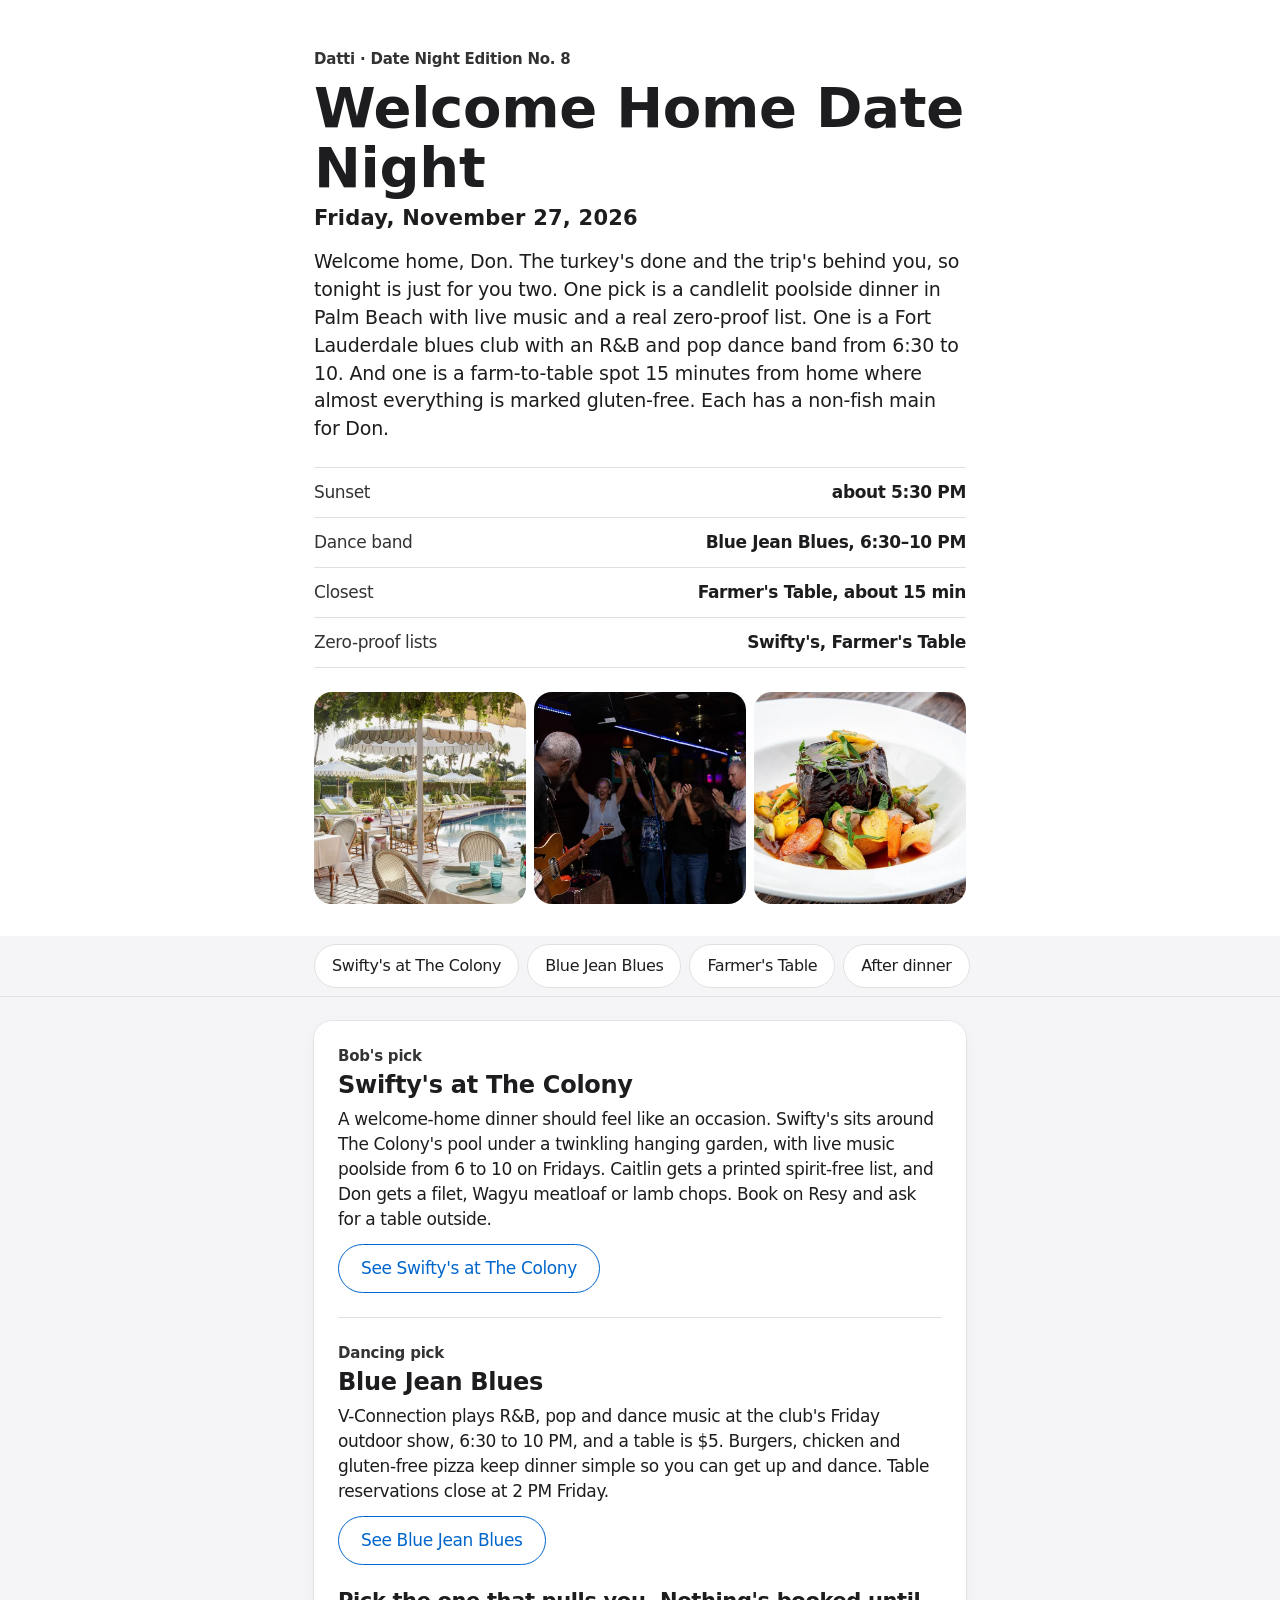
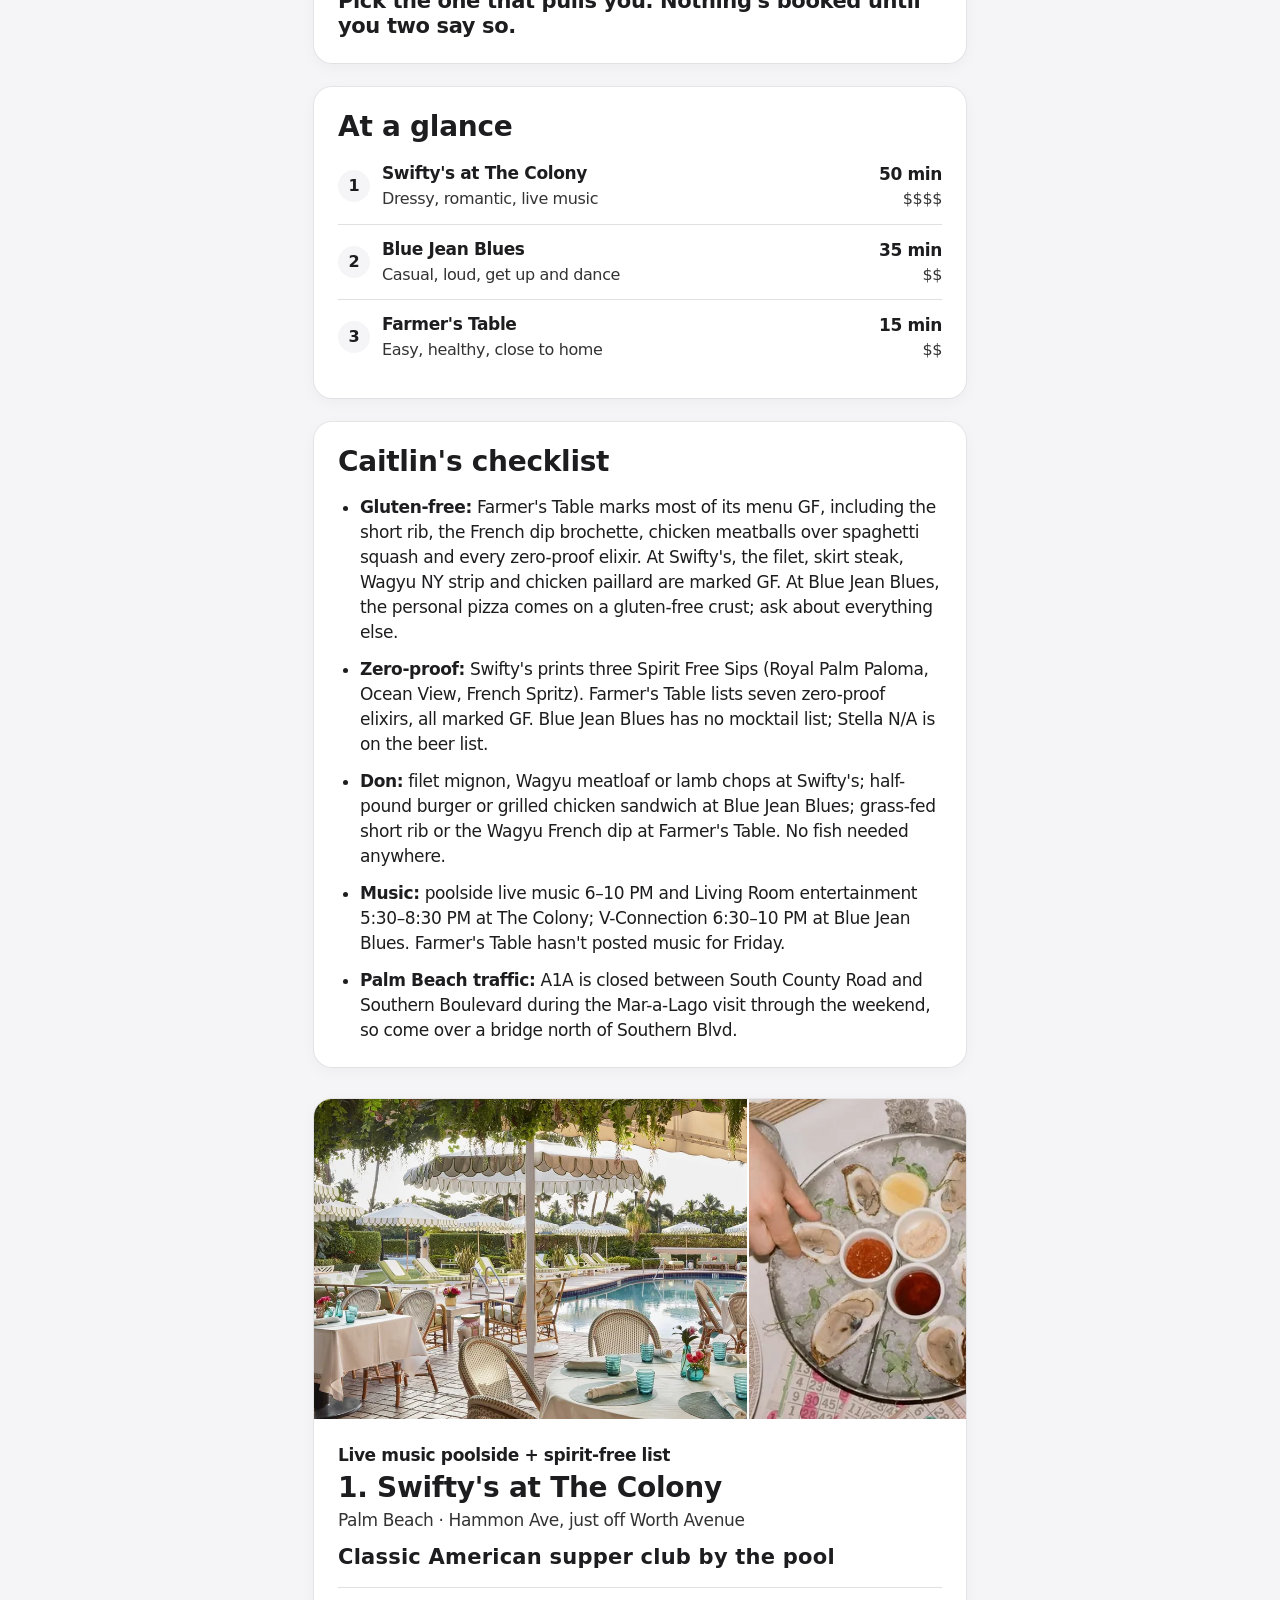
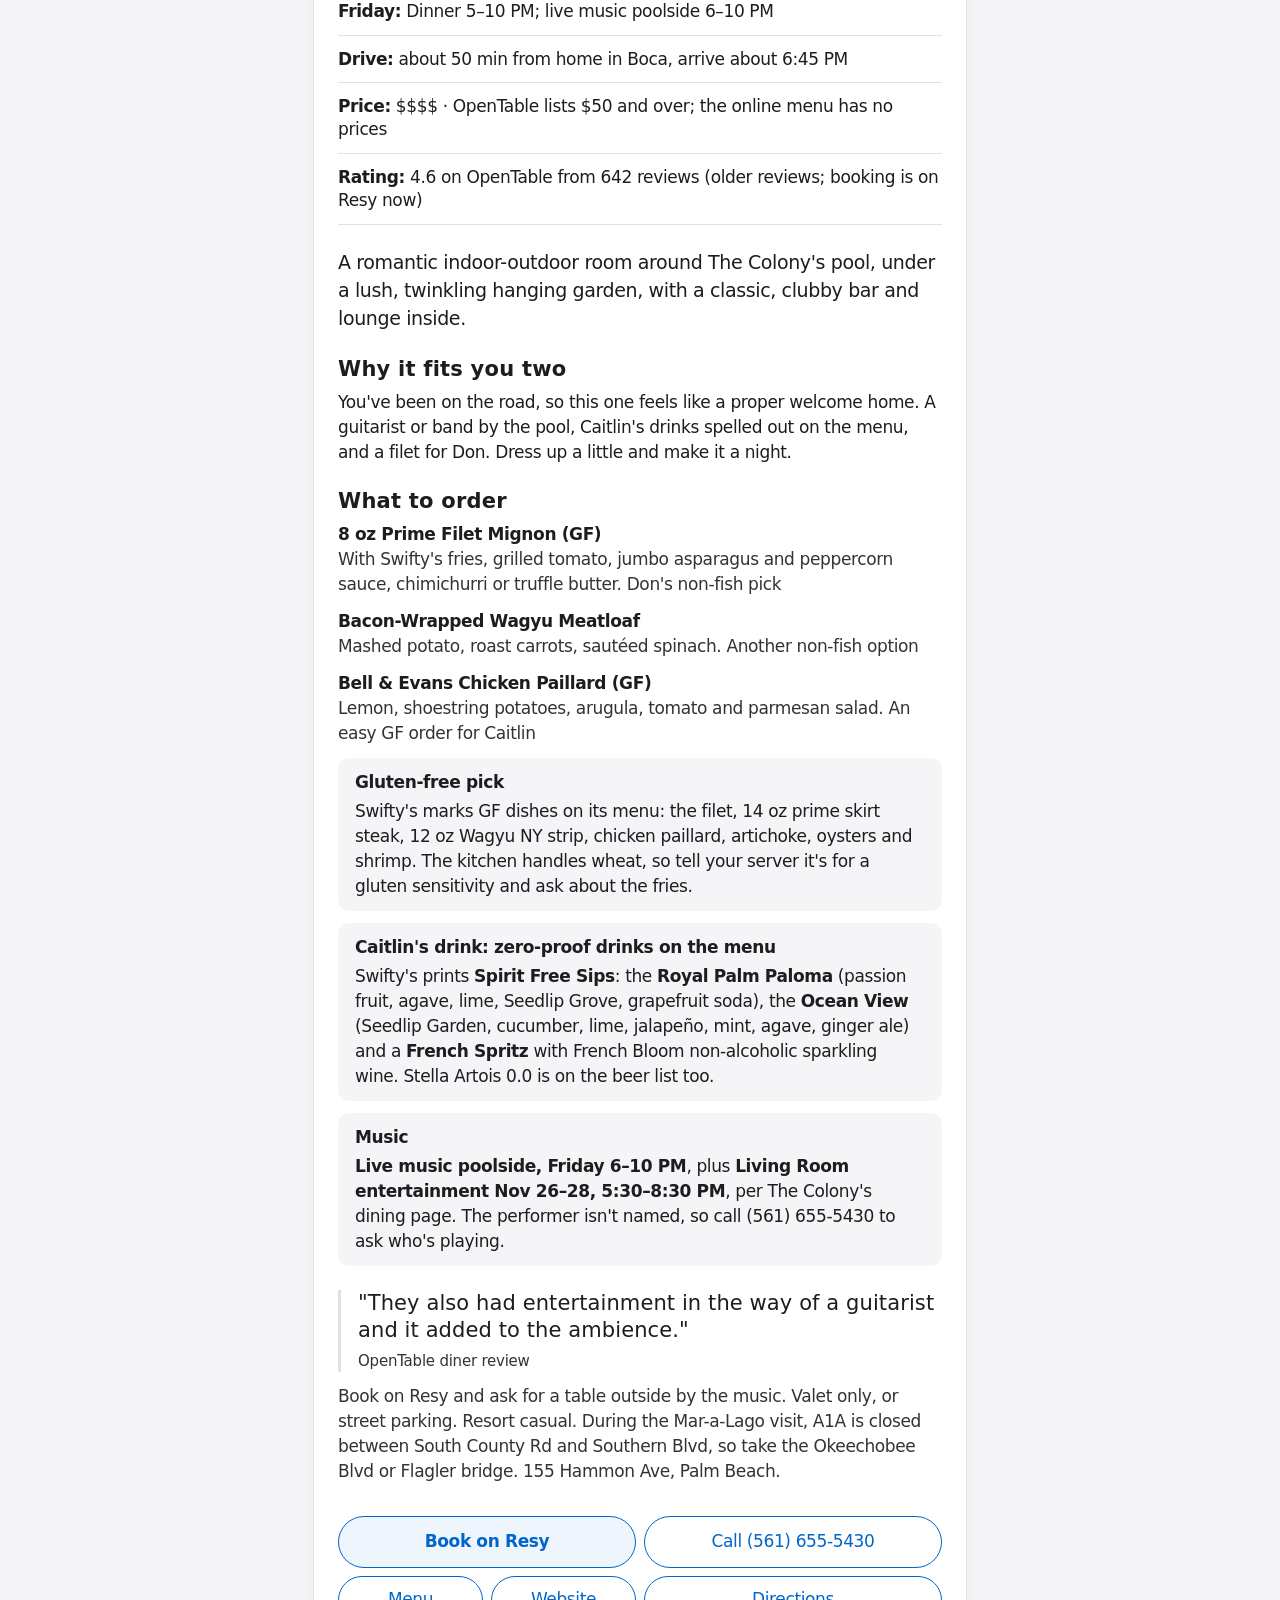
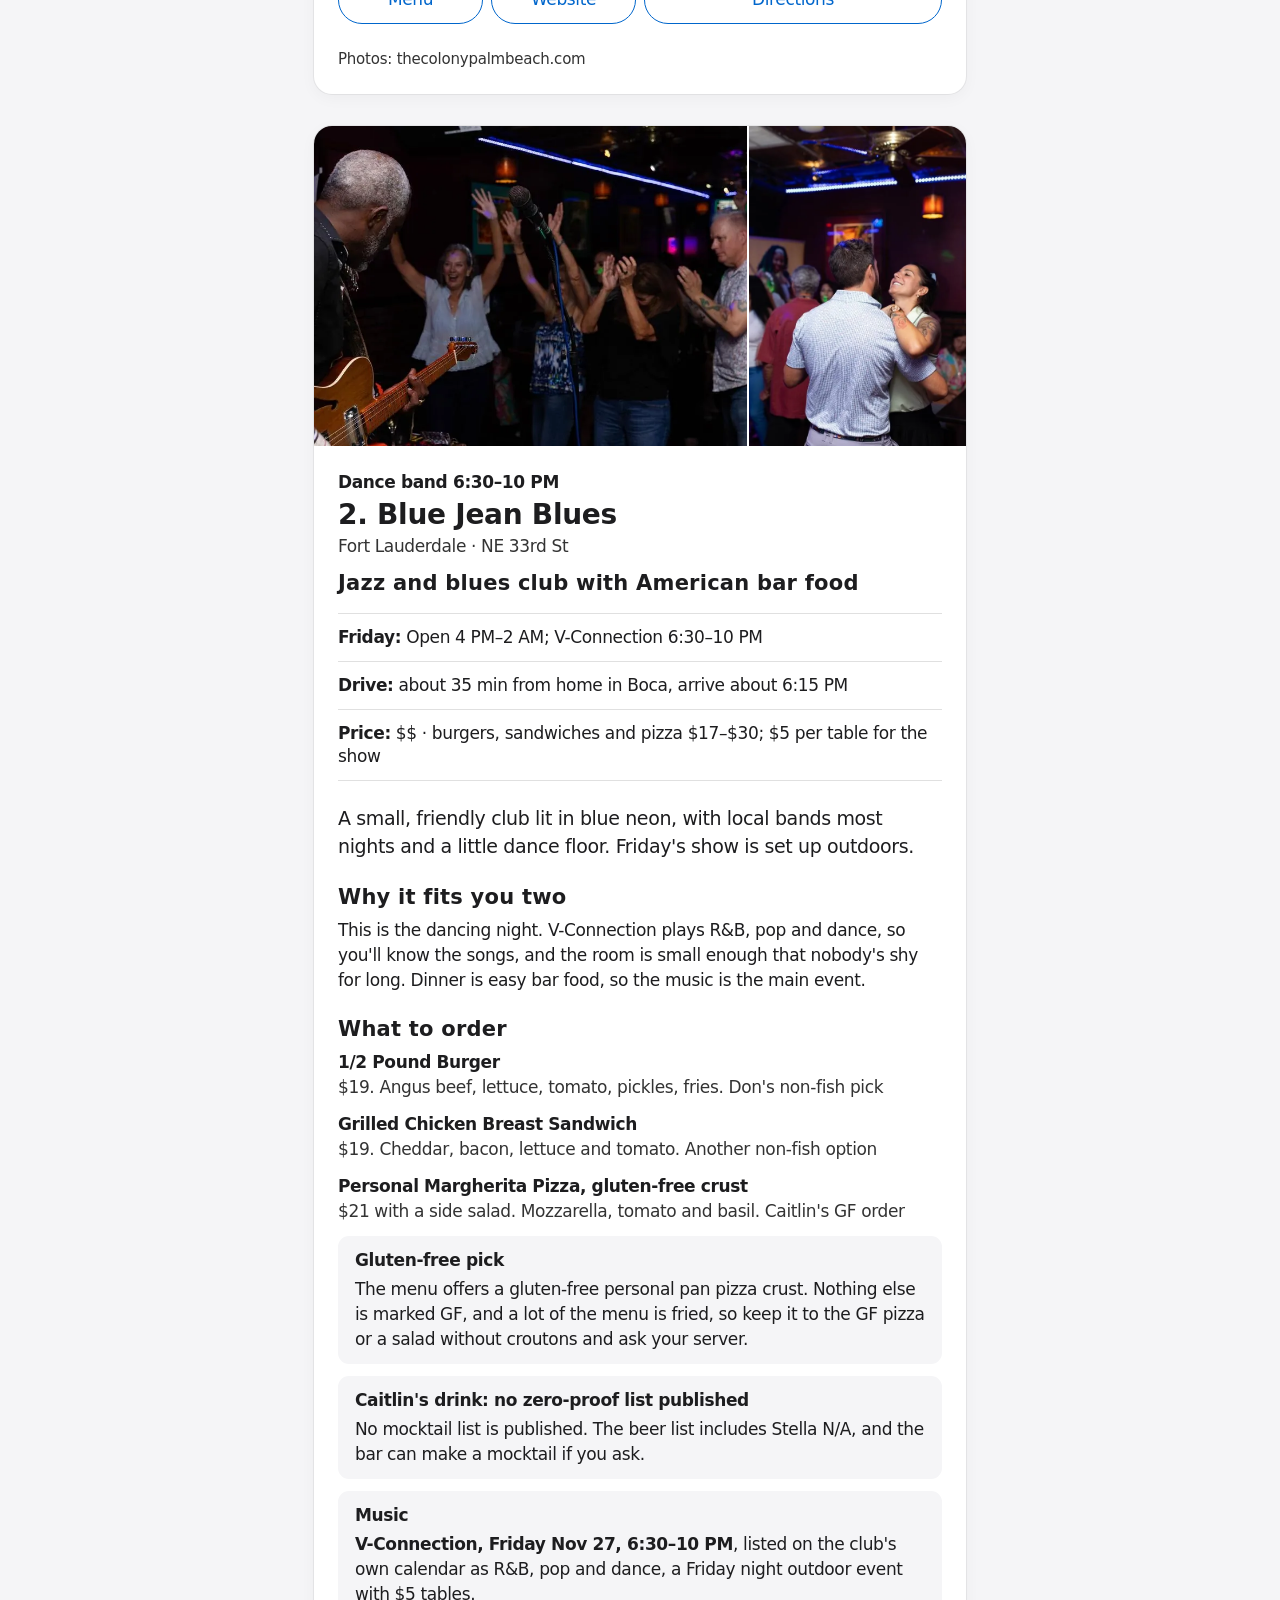
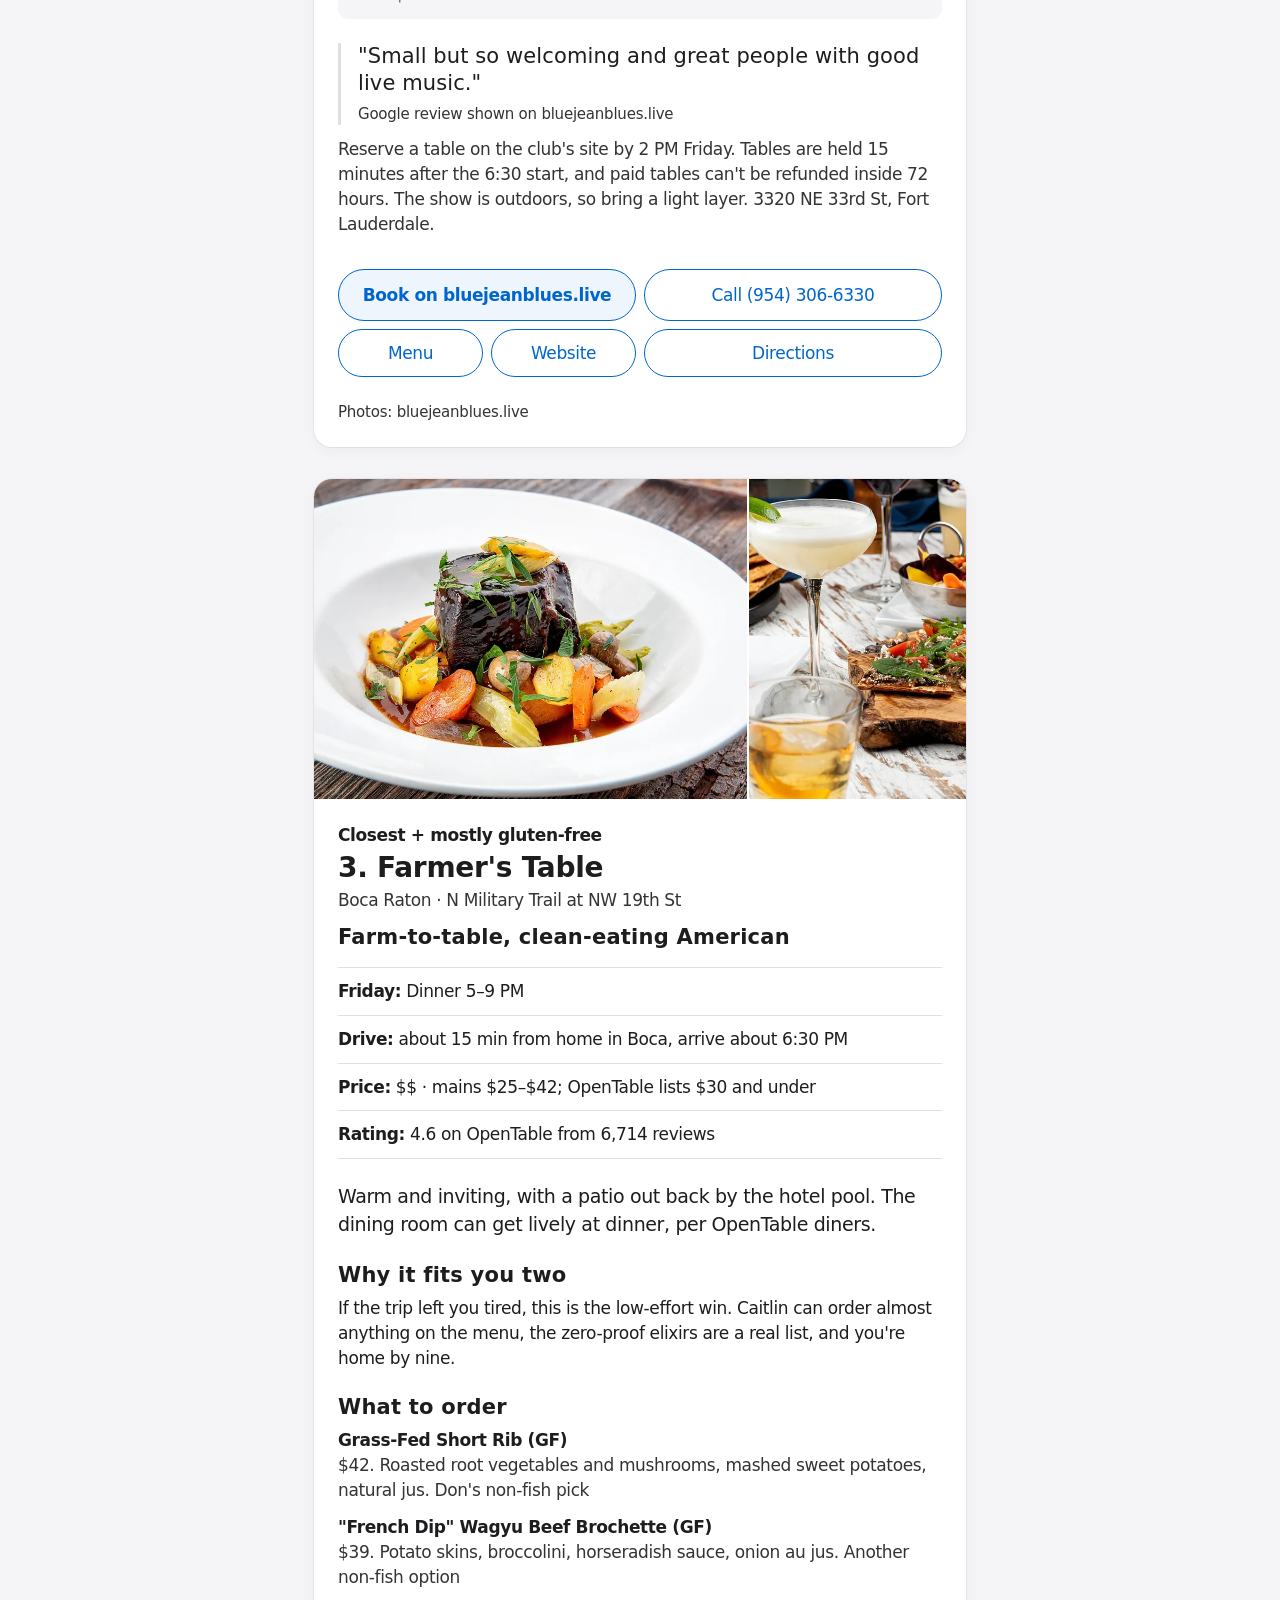
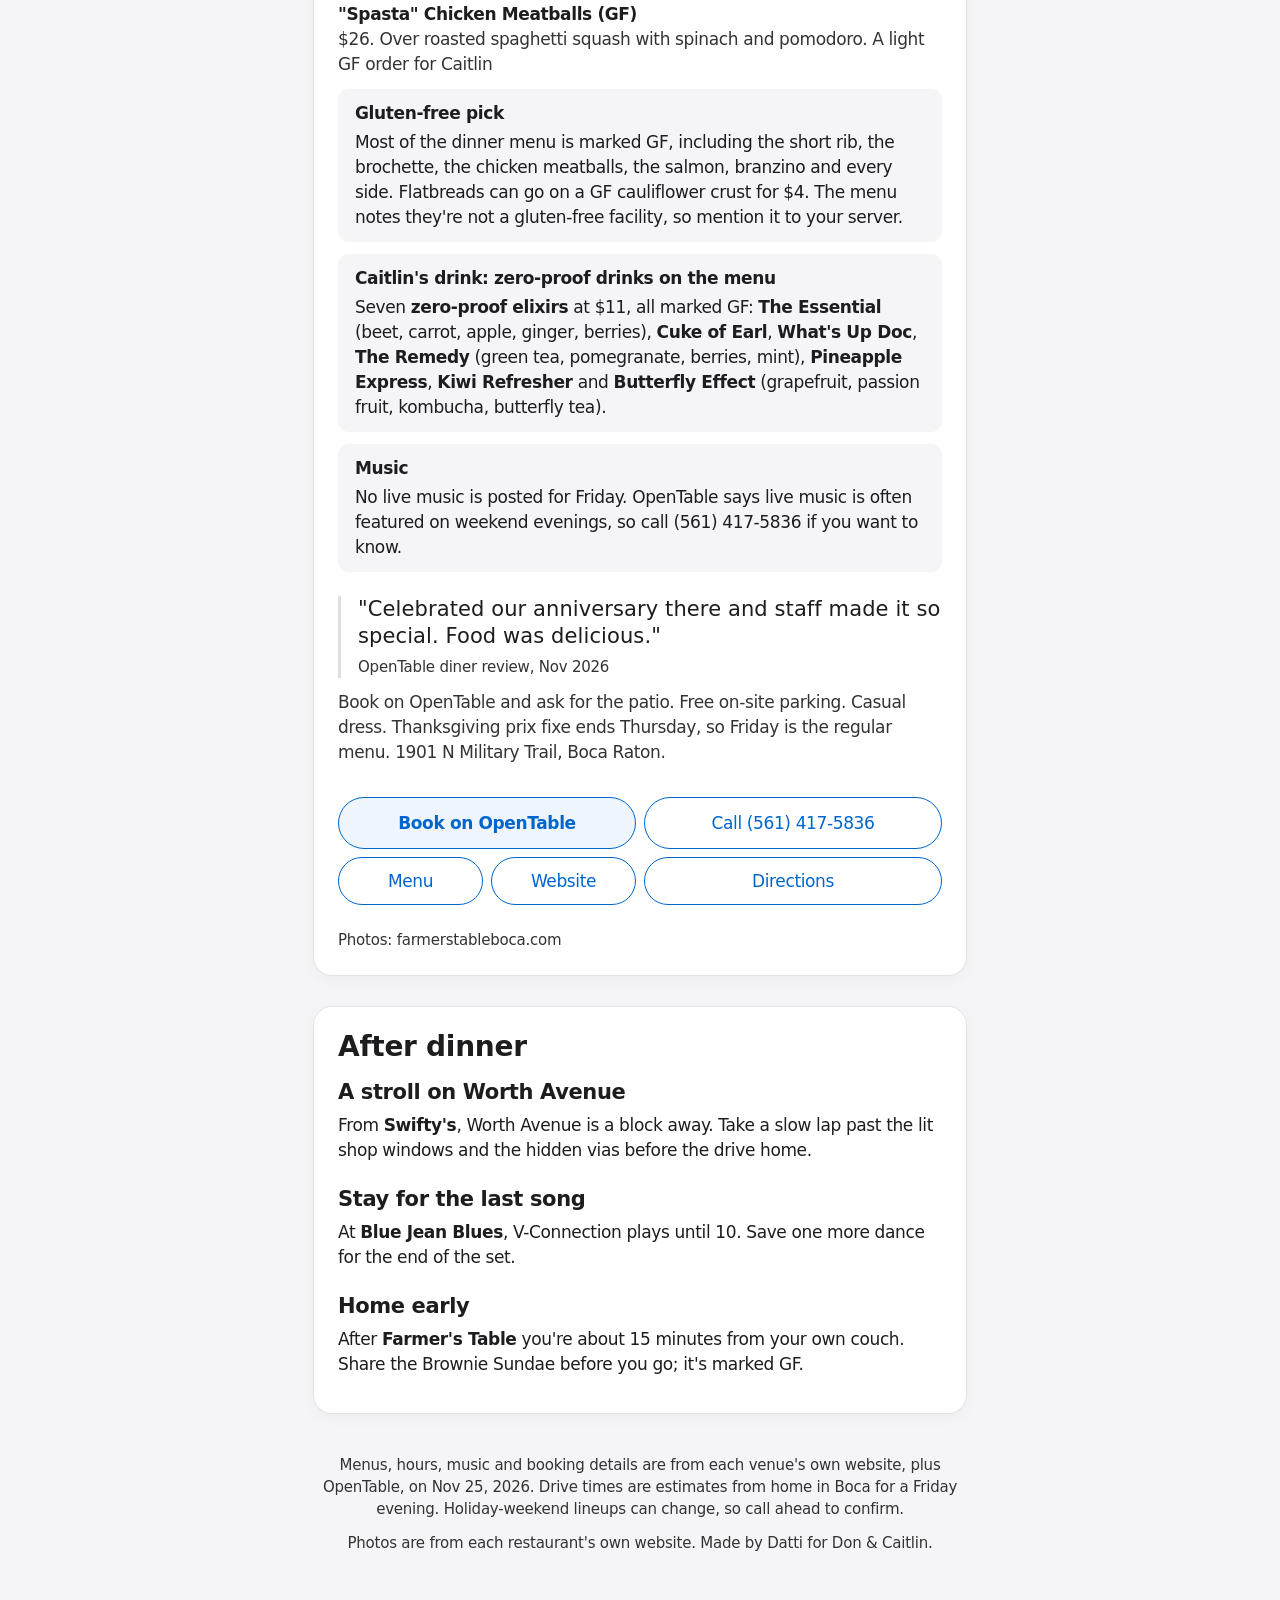
<file: index.html>
<!doctype html>
<html lang="en">
<head>
<meta charset="utf-8">
<meta name="viewport" content="width=device-width, initial-scale=1, viewport-fit=cover">
<meta name="robots" content="noindex, nofollow">
<meta name="theme-color" content="#f5f5f7">
<meta name="color-scheme" content="light">
<title>Welcome Home Date Night, Nov 27 · Datti</title>
<meta name="description" content="3 dinner options for Friday, November 27, 2026. Menus, booking and tap-to-call for each.">
<meta property="og:type" content="website">
<meta property="og:title" content="Welcome Home Date Night, Nov 27">
<meta property="og:description" content="3 dinner options for Friday, November 27, 2026. Menus, booking and tap-to-call for each.">
<meta property="og:url" content="https://dfrench222.github.io/date-night/">
<meta property="og:image" content="https://dfrench222.github.io/date-night/photos/og-2026-11-27.jpg">
<meta property="og:image:width" content="1200">
<meta property="og:image:height" content="630">
<meta name="twitter:card" content="summary_large_image">
<meta name="twitter:title" content="Welcome Home Date Night, Nov 27">
<meta name="twitter:description" content="3 dinner options for Friday, November 27, 2026. Menus, booking and tap-to-call for each.">
<meta name="twitter:image" content="https://dfrench222.github.io/date-night/photos/og-2026-11-27.jpg">
<link rel="icon" type="image/svg+xml" href="favicon.svg">
<style>/* v3 — follows design/DESIGN.md (getdesign.md "apple" package), adapted:
   dark text on light only (no white-on-color), body 17px, min 15px, 44px+ targets. */
:root{
  /* colors (DESIGN.md colors.*) */
  --primary:#0066cc; --primary-focus:#0071e3; --primary-wash:#eef5fc;
  --ink:#1d1d1f; --ink-muted-80:#333333; --hairline:#e0e0e0; --divider-soft:#f0f0f0;
  --canvas:#ffffff; --parchment:#f5f5f7; --pearl:#fafafc;
  /* type */
  --display:"SF Pro Display",system-ui,-apple-system,BlinkMacSystemFont,"Helvetica Neue",Arial,sans-serif;
  --text:"SF Pro Text",system-ui,-apple-system,BlinkMacSystemFont,"Helvetica Neue",Arial,sans-serif;
  /* spacing (8px base) */
  --xxs:4px; --xs:8px; --sm:12px; --md:17px; --lg:24px; --xl:32px; --xxl:48px;
  /* shape */
  --r-sm:8px; --r-md:11px; --r-lg:18px; --pill:9999px;
  /* elevation: hairline ring + a whisper shadow (Don asked for soft shadows; DESIGN.md allows none on cards) */
  --card-shadow:0 0 0 1px rgba(0,0,0,.06),0 4px 16px rgba(0,0,0,.04);
}
*{box-sizing:border-box}
html{-webkit-text-size-adjust:100%;scroll-behavior:smooth;scroll-padding-top:72px}
body{margin:0;font-family:var(--text);color:var(--ink);background:var(--parchment);font-size:17px;line-height:1.47;letter-spacing:-.374px;-webkit-font-smoothing:antialiased}
a{color:var(--primary)}
img{display:block;max-width:100%}
h1,h2,h3{margin:0;font-family:var(--display);font-weight:600;color:var(--ink)}
p{margin:0 0 var(--sm)}
b,strong{font-weight:600}
.wrap{max-width:692px;margin:0 auto;padding:0 20px}
/* hero = product-tile-light */
.hero{background:var(--canvas);padding:var(--xxl) 0 var(--xl)}
.eyebrow{font-size:15px;font-weight:600;letter-spacing:-.224px;color:var(--ink-muted-80);margin-bottom:var(--xs)}
.hero h1{font-size:34px;line-height:1.1;letter-spacing:-.374px}
.hero .date{font-family:var(--display);font-size:21px;font-weight:600;line-height:1.19;letter-spacing:.231px;margin:var(--xs) 0 var(--md)}
.lede{font-size:19px;line-height:1.47;letter-spacing:-.2px}
.keyfacts{list-style:none;margin:var(--lg) 0;padding:0}
.keyfacts li{display:flex;justify-content:space-between;gap:var(--md);padding:var(--sm) 0;border-top:1px solid var(--hairline)}
.keyfacts li:last-child{border-bottom:1px solid var(--hairline)}
.keyfacts span{color:var(--ink-muted-80)}
.keyfacts b{text-align:right}
.mosaic{display:grid;grid-template-columns:repeat(3,1fr);gap:var(--xs)}
.mosaic a{aspect-ratio:1;border-radius:var(--r-lg);overflow:hidden;background:var(--parchment)}
.mosaic img{width:100%;height:100%;object-fit:cover}
/* sub-nav-frosted with configurator-option-chip links */
.jump{position:sticky;top:0;z-index:10;background:rgba(245,245,247,.8);backdrop-filter:saturate(180%) blur(20px);-webkit-backdrop-filter:saturate(180%) blur(20px);border-bottom:1px solid rgba(0,0,0,.08)}
.jump-in{max-width:692px;margin:0 auto;display:flex;gap:var(--xs);overflow-x:auto;padding:var(--xs) 20px;scrollbar-width:none}
.jump-in::-webkit-scrollbar{display:none}
.jump a{flex:0 0 auto;text-decoration:none;min-height:44px;display:flex;align-items:center;padding:0 var(--md);border-radius:var(--pill);background:var(--canvas);border:1px solid var(--hairline);color:var(--ink);font-size:16px;white-space:nowrap}
/* panels = store-utility-card */
main{padding:var(--xs) 0 var(--lg)}
.panel{background:var(--canvas);border-radius:var(--r-lg);box-shadow:var(--card-shadow);padding:var(--lg);margin:var(--lg) 0}
.h2{font-size:28px;line-height:1.14;letter-spacing:-.28px;margin-bottom:var(--md)}
.pick .row{padding:0 0 var(--lg)}
.pick .row + .row{border-top:1px solid var(--hairline);padding-top:var(--lg)}
.pick .kicker{font-size:15px;font-weight:600;color:var(--ink-muted-80);letter-spacing:-.224px;margin-bottom:var(--xxs)}
.pick h3{font-size:24px;line-height:1.17;letter-spacing:-.28px;margin-bottom:var(--xs)}
.pick .closer{font-family:var(--display);font-size:21px;font-weight:600;line-height:1.19;margin:0}
/* button-secondary-pill (ghost pill in Action Blue) */
.go{display:inline-flex;align-items:center;min-height:44px;padding:11px 22px;border-radius:var(--pill);border:1px solid var(--primary);color:var(--primary);background:var(--canvas);font-size:17px;text-decoration:none}
.glance a{display:flex;gap:var(--sm);align-items:center;text-decoration:none;color:var(--ink);padding:var(--sm) 0;border-top:1px solid var(--hairline);min-height:64px}
.glance a:first-child{border-top:0;padding-top:0}
.glance .num{flex:0 0 32px;height:32px;border-radius:50%;background:var(--parchment);display:flex;align-items:center;justify-content:center;font-weight:600;font-size:16px}
.glance .t{flex:1;min-width:0}
.glance .t b{display:block;font-size:17px}
.glance .t span{font-size:16px;color:var(--ink-muted-80)}
.glance .r{text-align:right;font-size:16px;color:var(--ink-muted-80);white-space:nowrap}
.glance .r b{display:block;color:var(--ink);font-size:17px}
.check ul{margin:0;padding-left:22px}.check li{margin:0 0 var(--sm)}.check li:last-child{margin:0}
/* restaurant cards */
.card{background:var(--canvas);border-radius:var(--r-lg);overflow:hidden;margin:var(--xl) 0;box-shadow:var(--card-shadow)}
.photos{display:grid;gap:2px;background:var(--canvas)}
.photos.n2{grid-template-columns:2fr 1fr}
.photos img{width:100%;height:220px;object-fit:cover}
.card-body{padding:var(--lg) var(--lg) var(--xs)}
.badge{font-family:var(--display);font-size:17px;font-weight:600;color:var(--ink);margin-bottom:var(--xxs)}
.card h2{font-size:28px;line-height:1.14;letter-spacing:-.28px}
.area{color:var(--ink-muted-80);margin:var(--xxs) 0 0}
.cuisine{font-family:var(--display);font-size:21px;font-weight:600;line-height:1.19;letter-spacing:.231px;margin:var(--sm) 0 var(--md)}
.facts{list-style:none;margin:0 0 var(--lg);padding:0}
.facts li{padding:var(--sm) 0;border-top:1px solid var(--hairline);line-height:1.35}
.facts li:last-child{border-bottom:1px solid var(--hairline)}
.vibe{font-size:19px;line-height:1.47;margin:0 0 var(--md)}
.lbl{font-size:21px;line-height:1.19;letter-spacing:.231px;margin:var(--lg) 0 var(--xs)}
.dish{margin:0 0 var(--sm)}
.dish b{display:block}
.dish span{color:var(--ink-muted-80)}
.note{border-radius:var(--r-md);padding:var(--sm) var(--md);margin:var(--sm) 0;background:var(--parchment)}
.note .nt{font-weight:600;margin-bottom:var(--xxs)}
.quote{margin:var(--lg) 0 var(--sm);padding:0 0 0 var(--md);border-left:3px solid var(--hairline);font-family:var(--display);font-size:21px;line-height:1.3;letter-spacing:.1px}
.quote small{display:block;font-family:var(--text);font-size:15px;letter-spacing:-.224px;color:var(--ink-muted-80);margin-top:var(--xs)}
.heads{color:var(--ink-muted-80)}
.actions{display:grid;grid-template-columns:1fr 1fr;gap:var(--xs);padding:var(--sm) var(--lg) var(--lg)}
.btn{display:flex;align-items:center;justify-content:center;text-align:center;min-height:48px;padding:11px 22px;border-radius:var(--pill);text-decoration:none;font-size:17px;line-height:1.2;border:1px solid var(--primary);color:var(--primary);background:var(--canvas);transition:transform .1s}
.btn.primary{grid-column:1/-1;background:var(--primary-wash);font-weight:600;min-height:52px}
.btn.full{grid-column:1/-1}
.btn:active,.go:active{transform:scale(.95)}
.btn:focus-visible,.go:focus-visible,.jump a:focus-visible,.glance a:focus-visible{outline:2px solid var(--primary-focus);outline-offset:2px}
.credit{font-size:15px;letter-spacing:-.224px;color:var(--ink-muted-80);padding:0 var(--lg) var(--lg);margin:0}
#after h3{font-size:21px;line-height:1.19;margin:var(--lg) 0 var(--xs)}
#after h3:first-of-type{margin-top:0}
.foot{font-size:15px;letter-spacing:-.224px;color:var(--ink-muted-80);padding:var(--md) 0 var(--xxl);text-align:center}
@media (min-width:641px){
  .hero h1{font-size:48px;line-height:1.07;letter-spacing:-.28px}
  .photos img{height:320px}
  .actions{grid-template-columns:repeat(4,1fr)}
  .btn.primary,.btn.full{grid-column:span 2}
}
@media (min-width:1069px){.hero h1{font-size:56px}}
@media (prefers-reduced-motion:reduce){html{scroll-behavior:auto}.btn,.go{transition:none}.btn:active,.go:active{transform:none}}
</style>
</head>
<body>
<header class="hero">
  <div class="wrap">
    <div class="eyebrow">Datti · Date Night Edition No. 8</div>
    <h1>Welcome Home Date Night</h1>
    <div class="date">Friday, November 27, 2026</div>
    <p class="lede">Welcome home, Don. The turkey's done and the trip's behind you, so tonight is just for you two. One pick is a candlelit poolside dinner in Palm Beach with live music and a real zero-proof list. One is a Fort Lauderdale blues club with an R&B and pop dance band from 6:30 to 10. And one is a farm-to-table spot 15 minutes from home where almost everything is marked gluten-free. Each has a non-fish main for Don.</p>
    <ul class="keyfacts"><li><span>Sunset</span><b>about 5:30 PM</b></li><li><span>Dance band</span><b>Blue Jean Blues, 6:30–10 PM</b></li><li><span>Closest</span><b>Farmer&#x27;s Table, about 15 min</b></li><li><span>Zero-proof lists</span><b>Swifty&#x27;s, Farmer&#x27;s Table</b></li></ul>
    <div class="mosaic"><a href="#swiftys" aria-label="Swifty&#x27;s at The Colony"><img src="photos/swifty1.webp" alt="Swifty&#x27;s at The Colony"></a><a href="#bjb" aria-label="Blue Jean Blues"><img src="photos/bjb1.webp" alt="Blue Jean Blues"></a><a href="#farmers" aria-label="Farmer&#x27;s Table"><img src="photos/ft1.webp" alt="Farmer&#x27;s Table"></a></div>
  </div>
</header>
<nav class="jump" aria-label="Jump to a restaurant"><div class="jump-in"><a href="#swiftys">Swifty&#x27;s at The Colony</a><a href="#bjb">Blue Jean Blues</a><a href="#farmers">Farmer&#x27;s Table</a><a href="#after">After dinner</a></div></nav>
<main class="wrap">
  <section class="panel pick" aria-label="Our picks"><div class="row"><div class="kicker">Bob&#x27;s pick</div><h3>Swifty&#x27;s at The Colony</h3><p>A welcome-home dinner should feel like an occasion. Swifty&#x27;s sits around The Colony&#x27;s pool under a twinkling hanging garden, with live music poolside from 6 to 10 on Fridays. Caitlin gets a printed spirit-free list, and Don gets a filet, Wagyu meatloaf or lamb chops. Book on Resy and ask for a table outside.</p><a class="go" href="#swiftys">See Swifty&#x27;s at The Colony</a></div><div class="row"><div class="kicker">Dancing pick</div><h3>Blue Jean Blues</h3><p>V-Connection plays R&amp;B, pop and dance music at the club&#x27;s Friday outdoor show, 6:30 to 10 PM, and a table is $5. Burgers, chicken and gluten-free pizza keep dinner simple so you can get up and dance. Table reservations close at 2 PM Friday.</p><a class="go" href="#bjb">See Blue Jean Blues</a></div><p class="closer">Pick the one that pulls you. Nothing&#x27;s booked until you two say so.</p></section>
  <section class="panel" aria-labelledby="glance-h">
    <h2 class="h2" id="glance-h">At a glance</h2>
    <div class="glance"><a href="#swiftys"><span class="num">1</span><span class="t"><b>Swifty&#x27;s at The Colony</b><span>Dressy, romantic, live music</span></span><span class="r"><b>50 min</b>$$$$</span></a><a href="#bjb"><span class="num">2</span><span class="t"><b>Blue Jean Blues</b><span>Casual, loud, get up and dance</span></span><span class="r"><b>35 min</b>$$</span></a><a href="#farmers"><span class="num">3</span><span class="t"><b>Farmer&#x27;s Table</b><span>Easy, healthy, close to home</span></span><span class="r"><b>15 min</b>$$</span></a></div>
  </section>
  <section class="panel check" aria-labelledby="check-h">
    <h2 class="h2" id="check-h">Caitlin's checklist</h2>
    <ul><li><b>Gluten-free:</b> Farmer's Table marks most of its menu GF, including the short rib, the French dip brochette, chicken meatballs over spaghetti squash and every zero-proof elixir. At Swifty's, the filet, skirt steak, Wagyu NY strip and chicken paillard are marked GF. At Blue Jean Blues, the personal pizza comes on a gluten-free crust; ask about everything else.</li><li><b>Zero-proof:</b> Swifty's prints three Spirit Free Sips (Royal Palm Paloma, Ocean View, French Spritz). Farmer's Table lists seven zero-proof elixirs, all marked GF. Blue Jean Blues has no mocktail list; Stella N/A is on the beer list.</li><li><b>Don:</b> filet mignon, Wagyu meatloaf or lamb chops at Swifty's; half-pound burger or grilled chicken sandwich at Blue Jean Blues; grass-fed short rib or the Wagyu French dip at Farmer's Table. No fish needed anywhere.</li><li><b>Music:</b> poolside live music 6–10 PM and Living Room entertainment 5:30–8:30 PM at The Colony; V-Connection 6:30–10 PM at Blue Jean Blues. Farmer's Table hasn't posted music for Friday.</li><li><b>Palm Beach traffic:</b> A1A is closed between South County Road and Southern Boulevard during the Mar-a-Lago visit through the weekend, so come over a bridge north of Southern Blvd.</li></ul>
  </section>
  <article class="card" id="swiftys" aria-labelledby="swiftys-h">
  <div class="photos n2"><img src="photos/swifty1.webp" alt="Swifty&#x27;s at The Colony, photo from thecolonypalmbeach.com" loading="lazy" decoding="async"><img src="photos/swifty2.webp" alt="Swifty&#x27;s at The Colony, photo from thecolonypalmbeach.com" loading="lazy" decoding="async"></div>
  <div class="card-body">
    <div class="badge">Live music poolside + spirit-free list</div>
    <h2 id="swiftys-h">1. Swifty&#x27;s at The Colony</h2>
    <p class="area">Palm Beach · Hammon Ave, just off Worth Avenue</p>
    <p class="cuisine">Classic American supper club by the pool</p>
    <ul class="facts">
      <li><b>Friday:</b> Dinner 5–10 PM; live music poolside 6–10 PM</li>
      <li><b>Drive:</b> about 50 min from home in Boca, arrive about 6:45 PM</li>
      <li><b>Price:</b> $$$$ · OpenTable lists $50 and over; the online menu has no prices</li>
      <li><b>Rating:</b> 4.6 on OpenTable from 642 reviews (older reviews; booking is on Resy now)</li>
    </ul>
    <p class="vibe">A romantic indoor-outdoor room around The Colony&#x27;s pool, under a lush, twinkling hanging garden, with a classic, clubby bar and lounge inside.</p>
    <h3 class="lbl">Why it fits you two</h3>
    <p>You&#x27;ve been on the road, so this one feels like a proper welcome home. A guitarist or band by the pool, Caitlin&#x27;s drinks spelled out on the menu, and a filet for Don. Dress up a little and make it a night.</p>
    <h3 class="lbl">What to order</h3>
    <div class="dish"><b>8 oz Prime Filet Mignon (GF)</b><span>With Swifty&#x27;s fries, grilled tomato, jumbo asparagus and peppercorn sauce, chimichurri or truffle butter. Don&#x27;s non-fish pick</span></div><div class="dish"><b>Bacon-Wrapped Wagyu Meatloaf</b><span>Mashed potato, roast carrots, sautéed spinach. Another non-fish option</span></div><div class="dish"><b>Bell &amp; Evans Chicken Paillard (GF)</b><span>Lemon, shoestring potatoes, arugula, tomato and parmesan salad. An easy GF order for Caitlin</span></div>
    <div class="note"><div class="nt">Gluten-free pick</div>Swifty&#x27;s marks GF dishes on its menu: the filet, 14 oz prime skirt steak, 12 oz Wagyu NY strip, chicken paillard, artichoke, oysters and shrimp. The kitchen handles wheat, so tell your server it&#x27;s for a gluten sensitivity and ask about the fries.</div>
    <div class="note"><div class="nt">Caitlin's drink: zero-proof drinks on the menu</div>Swifty's prints <b>Spirit Free Sips</b>: the <b>Royal Palm Paloma</b> (passion fruit, agave, lime, Seedlip Grove, grapefruit soda), the <b>Ocean View</b> (Seedlip Garden, cucumber, lime, jalapeño, mint, agave, ginger ale) and a <b>French Spritz</b> with French Bloom non-alcoholic sparkling wine. Stella Artois 0.0 is on the beer list too.</div>
    <div class="note"><div class="nt">Music</div><b>Live music poolside, Friday 6–10 PM</b>, plus <b>Living Room entertainment Nov 26–28, 5:30–8:30 PM</b>, per The Colony's dining page. The performer isn't named, so call (561) 655-5430 to ask who's playing.</div>
    <blockquote class="quote">&quot;They also had entertainment in the way of a guitarist and it added to the ambience.&quot;<small>OpenTable diner review</small></blockquote>
    <p class="heads">Book on Resy and ask for a table outside by the music. Valet only, or street parking. Resort casual. During the Mar-a-Lago visit, A1A is closed between South County Rd and Southern Blvd, so take the Okeechobee Blvd or Flagler bridge. 155 Hammon Ave, Palm Beach.</p>
  </div>
  <div class="actions">
    <a class="btn primary" href="https://resy.com/cities/palm-beach-fl/venues/the-colony-hotel" target="_blank" rel="noopener">Book on Resy</a>
    <a class="btn full" href="tel:+15616555430">Call (561) 655-5430</a>
    <a class="btn" href="https://thecolonypalmbeach.com/wp-content/uploads/2026/11/Swiftys_2026-2027_WebMenus_All.pdf" target="_blank" rel="noopener">Menu</a><a class="btn" href="https://thecolonypalmbeach.com/dining-entertainment/" target="_blank" rel="noopener">Website</a>
    <a class="btn full" href="https://www.google.com/maps/search/?api=1&amp;query=The+Colony+Hotel+155+Hammon+Ave+Palm+Beach+FL" target="_blank" rel="noopener">Directions</a>
  </div>
  <p class="credit">Photos: thecolonypalmbeach.com</p>
</article>
<article class="card" id="bjb" aria-labelledby="bjb-h">
  <div class="photos n2"><img src="photos/bjb1.webp" alt="Blue Jean Blues, photo from bluejeanblues.live" loading="lazy" decoding="async"><img src="photos/bjb2.webp" alt="Blue Jean Blues, photo from bluejeanblues.live" loading="lazy" decoding="async"></div>
  <div class="card-body">
    <div class="badge">Dance band 6:30–10 PM</div>
    <h2 id="bjb-h">2. Blue Jean Blues</h2>
    <p class="area">Fort Lauderdale · NE 33rd St</p>
    <p class="cuisine">Jazz and blues club with American bar food</p>
    <ul class="facts">
      <li><b>Friday:</b> Open 4 PM–2 AM; V-Connection 6:30–10 PM</li>
      <li><b>Drive:</b> about 35 min from home in Boca, arrive about 6:15 PM</li>
      <li><b>Price:</b> $$ · burgers, sandwiches and pizza $17–$30; $5 per table for the show</li>
    </ul>
    <p class="vibe">A small, friendly club lit in blue neon, with local bands most nights and a little dance floor. Friday&#x27;s show is set up outdoors.</p>
    <h3 class="lbl">Why it fits you two</h3>
    <p>This is the dancing night. V-Connection plays R&amp;B, pop and dance, so you&#x27;ll know the songs, and the room is small enough that nobody&#x27;s shy for long. Dinner is easy bar food, so the music is the main event.</p>
    <h3 class="lbl">What to order</h3>
    <div class="dish"><b>1/2 Pound Burger</b><span>$19. Angus beef, lettuce, tomato, pickles, fries. Don&#x27;s non-fish pick</span></div><div class="dish"><b>Grilled Chicken Breast Sandwich</b><span>$19. Cheddar, bacon, lettuce and tomato. Another non-fish option</span></div><div class="dish"><b>Personal Margherita Pizza, gluten-free crust</b><span>$21 with a side salad. Mozzarella, tomato and basil. Caitlin&#x27;s GF order</span></div>
    <div class="note"><div class="nt">Gluten-free pick</div>The menu offers a gluten-free personal pan pizza crust. Nothing else is marked GF, and a lot of the menu is fried, so keep it to the GF pizza or a salad without croutons and ask your server.</div>
    <div class="note"><div class="nt">Caitlin's drink: no zero-proof list published</div>No mocktail list is published. The beer list includes Stella N/A, and the bar can make a mocktail if you ask.</div>
    <div class="note"><div class="nt">Music</div><b>V-Connection, Friday Nov 27, 6:30–10 PM</b>, listed on the club's own calendar as R&amp;B, pop and dance, a Friday night outdoor event with $5 tables.</div>
    <blockquote class="quote">&quot;Small but so welcoming and great people with good live music.&quot;<small>Google review shown on bluejeanblues.live</small></blockquote>
    <p class="heads">Reserve a table on the club&#x27;s site by 2 PM Friday. Tables are held 15 minutes after the 6:30 start, and paid tables can&#x27;t be refunded inside 72 hours. The show is outdoors, so bring a light layer. 3320 NE 33rd St, Fort Lauderdale.</p>
  </div>
  <div class="actions">
    <a class="btn primary" href="https://www.bluejeanblues.live/events/v-connection/" target="_blank" rel="noopener">Book on bluejeanblues.live</a>
    <a class="btn full" href="tel:+19543066330">Call (954) 306-6330</a>
    <a class="btn" href="https://www.bluejeanblues.live/menu/" target="_blank" rel="noopener">Menu</a><a class="btn" href="https://www.bluejeanblues.live/" target="_blank" rel="noopener">Website</a>
    <a class="btn full" href="https://www.google.com/maps/search/?api=1&amp;query=Blue+Jean+Blues+3320+NE+33rd+St+Fort+Lauderdale+FL" target="_blank" rel="noopener">Directions</a>
  </div>
  <p class="credit">Photos: bluejeanblues.live</p>
</article>
<article class="card" id="farmers" aria-labelledby="farmers-h">
  <div class="photos n2"><img src="photos/ft1.webp" alt="Farmer&#x27;s Table, photo from farmerstableboca.com" loading="lazy" decoding="async"><img src="photos/ft2.webp" alt="Farmer&#x27;s Table, photo from farmerstableboca.com" loading="lazy" decoding="async"></div>
  <div class="card-body">
    <div class="badge">Closest + mostly gluten-free</div>
    <h2 id="farmers-h">3. Farmer&#x27;s Table</h2>
    <p class="area">Boca Raton · N Military Trail at NW 19th St</p>
    <p class="cuisine">Farm-to-table, clean-eating American</p>
    <ul class="facts">
      <li><b>Friday:</b> Dinner 5–9 PM</li>
      <li><b>Drive:</b> about 15 min from home in Boca, arrive about 6:30 PM</li>
      <li><b>Price:</b> $$ · mains $25–$42; OpenTable lists $30 and under</li>
      <li><b>Rating:</b> 4.6 on OpenTable from 6,714 reviews</li>
    </ul>
    <p class="vibe">Warm and inviting, with a patio out back by the hotel pool. The dining room can get lively at dinner, per OpenTable diners.</p>
    <h3 class="lbl">Why it fits you two</h3>
    <p>If the trip left you tired, this is the low-effort win. Caitlin can order almost anything on the menu, the zero-proof elixirs are a real list, and you&#x27;re home by nine.</p>
    <h3 class="lbl">What to order</h3>
    <div class="dish"><b>Grass-Fed Short Rib (GF)</b><span>$42. Roasted root vegetables and mushrooms, mashed sweet potatoes, natural jus. Don&#x27;s non-fish pick</span></div><div class="dish"><b>&quot;French Dip&quot; Wagyu Beef Brochette (GF)</b><span>$39. Potato skins, broccolini, horseradish sauce, onion au jus. Another non-fish option</span></div><div class="dish"><b>&quot;Spasta&quot; Chicken Meatballs (GF)</b><span>$26. Over roasted spaghetti squash with spinach and pomodoro. A light GF order for Caitlin</span></div>
    <div class="note"><div class="nt">Gluten-free pick</div>Most of the dinner menu is marked GF, including the short rib, the brochette, the chicken meatballs, the salmon, branzino and every side. Flatbreads can go on a GF cauliflower crust for $4. The menu notes they&#x27;re not a gluten-free facility, so mention it to your server.</div>
    <div class="note"><div class="nt">Caitlin's drink: zero-proof drinks on the menu</div>Seven <b>zero-proof elixirs</b> at $11, all marked GF: <b>The Essential</b> (beet, carrot, apple, ginger, berries), <b>Cuke of Earl</b>, <b>What's Up Doc</b>, <b>The Remedy</b> (green tea, pomegranate, berries, mint), <b>Pineapple Express</b>, <b>Kiwi Refresher</b> and <b>Butterfly Effect</b> (grapefruit, passion fruit, kombucha, butterfly tea).</div>
    <div class="note"><div class="nt">Music</div>No live music is posted for Friday. OpenTable says live music is often featured on weekend evenings, so call (561) 417-5836 if you want to know.</div>
    <blockquote class="quote">&quot;Celebrated our anniversary there and staff made it so special. Food was delicious.&quot;<small>OpenTable diner review, Nov 2026</small></blockquote>
    <p class="heads">Book on OpenTable and ask for the patio. Free on-site parking. Casual dress. Thanksgiving prix fixe ends Thursday, so Friday is the regular menu. 1901 N Military Trail, Boca Raton.</p>
  </div>
  <div class="actions">
    <a class="btn primary" href="https://www.opentable.com/r/farmers-table-boca-raton-raton" target="_blank" rel="noopener">Book on OpenTable</a>
    <a class="btn full" href="tel:+15614175836">Call (561) 417-5836</a>
    <a class="btn" href="https://farmerstableboca.com/wp-content/uploads/2026/11/FT-Dinner-Menu_8.5x14_10_2026.pdf" target="_blank" rel="noopener">Menu</a><a class="btn" href="https://farmerstableboca.com/" target="_blank" rel="noopener">Website</a>
    <a class="btn full" href="https://www.google.com/maps/search/?api=1&amp;query=Farmer%27s+Table+1901+N+Military+Trail+Boca+Raton+FL" target="_blank" rel="noopener">Directions</a>
  </div>
  <p class="credit">Photos: farmerstableboca.com</p>
</article>

  <section class="panel" id="after" aria-labelledby="after-h">
    <h2 class="h2" id="after-h">After dinner</h2>
    <h3>A stroll on Worth Avenue</h3><p>From <b>Swifty's</b>, Worth Avenue is a block away. Take a slow lap past the lit shop windows and the hidden vias before the drive home.</p><h3>Stay for the last song</h3><p>At <b>Blue Jean Blues</b>, V-Connection plays until 10. Save one more dance for the end of the set.</p><h3>Home early</h3><p>After <b>Farmer's Table</b> you're about 15 minutes from your own couch. Share the Brownie Sundae before you go; it's marked GF.</p>
  </section>
  <footer class="foot">
    <p>Menus, hours, music and booking details are from each venue&#x27;s own website, plus OpenTable, on Nov 25, 2026. Drive times are estimates from home in Boca for a Friday evening. Holiday-weekend lineups can change, so call ahead to confirm.</p>
    <p>Photos are from each restaurant's own website. Made by Datti for Don &amp; Caitlin.</p>
  </footer>
</main>
</body>
</html>
</file>
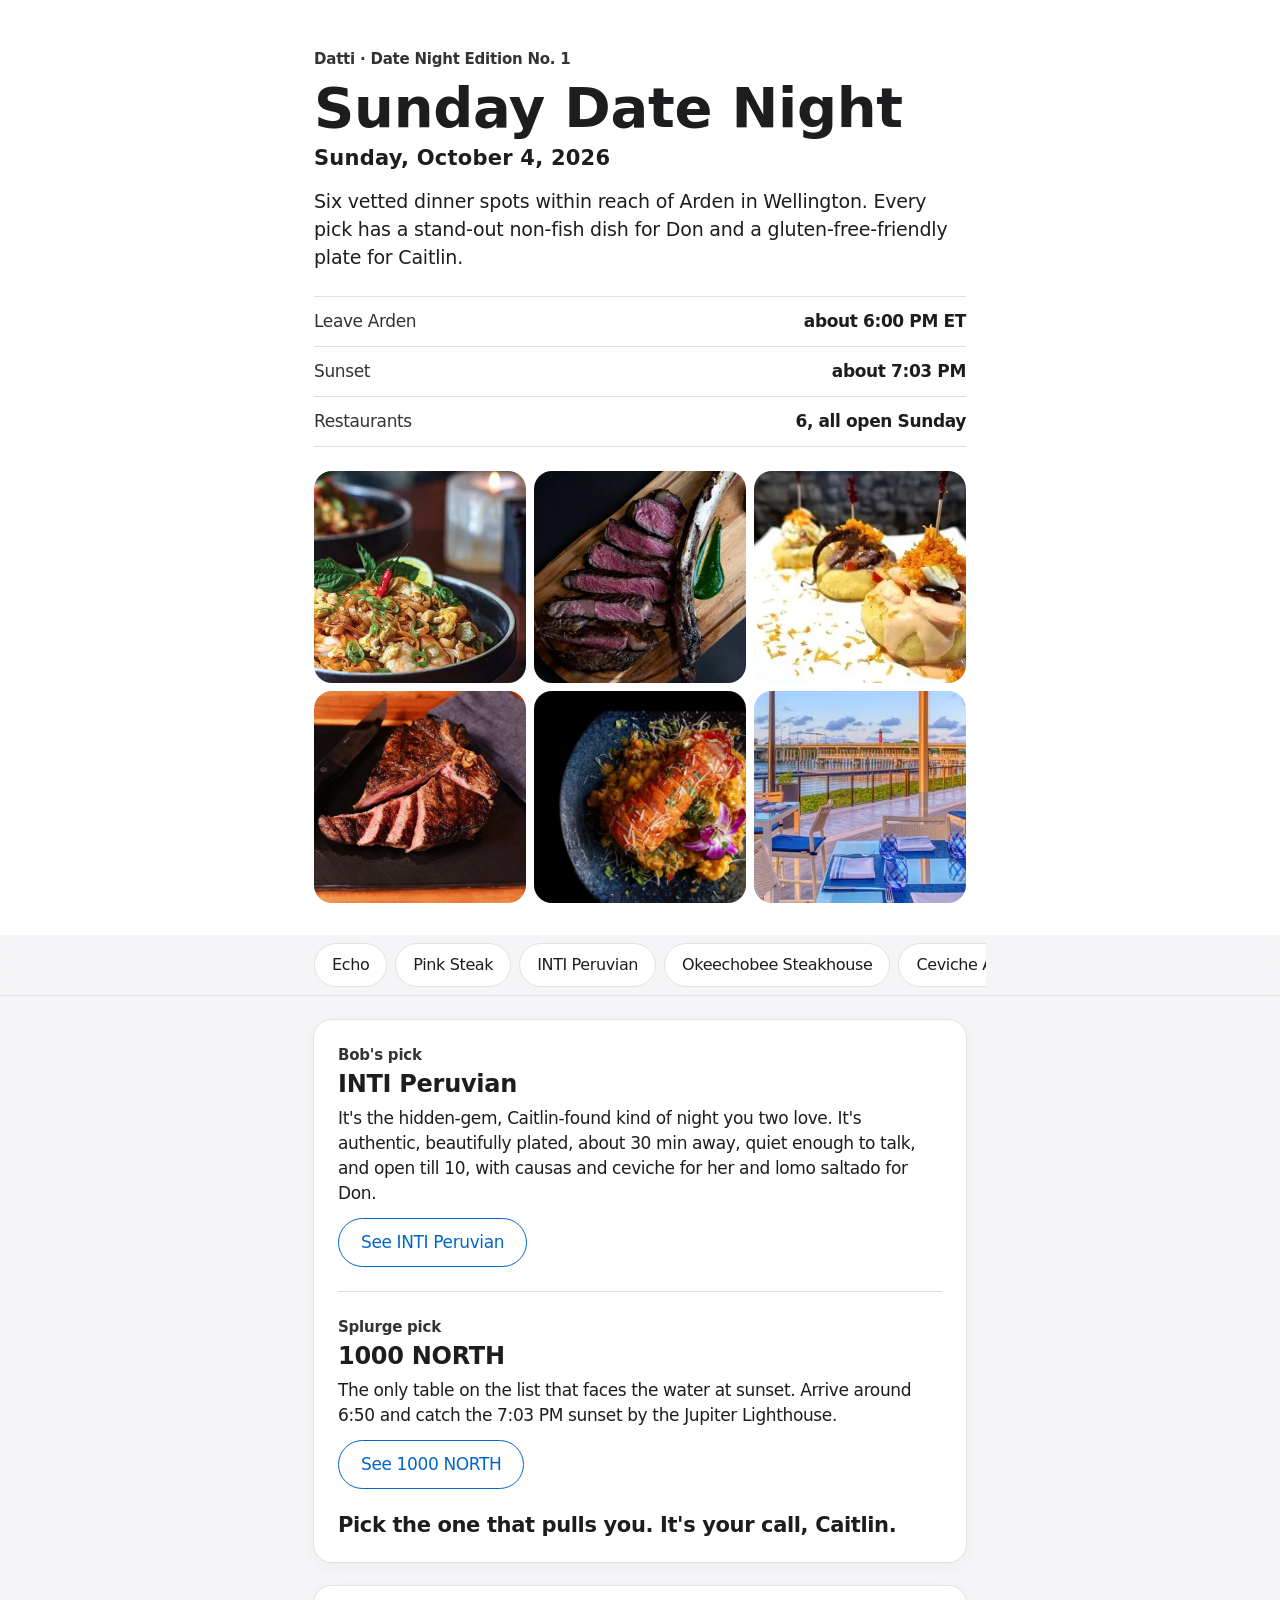
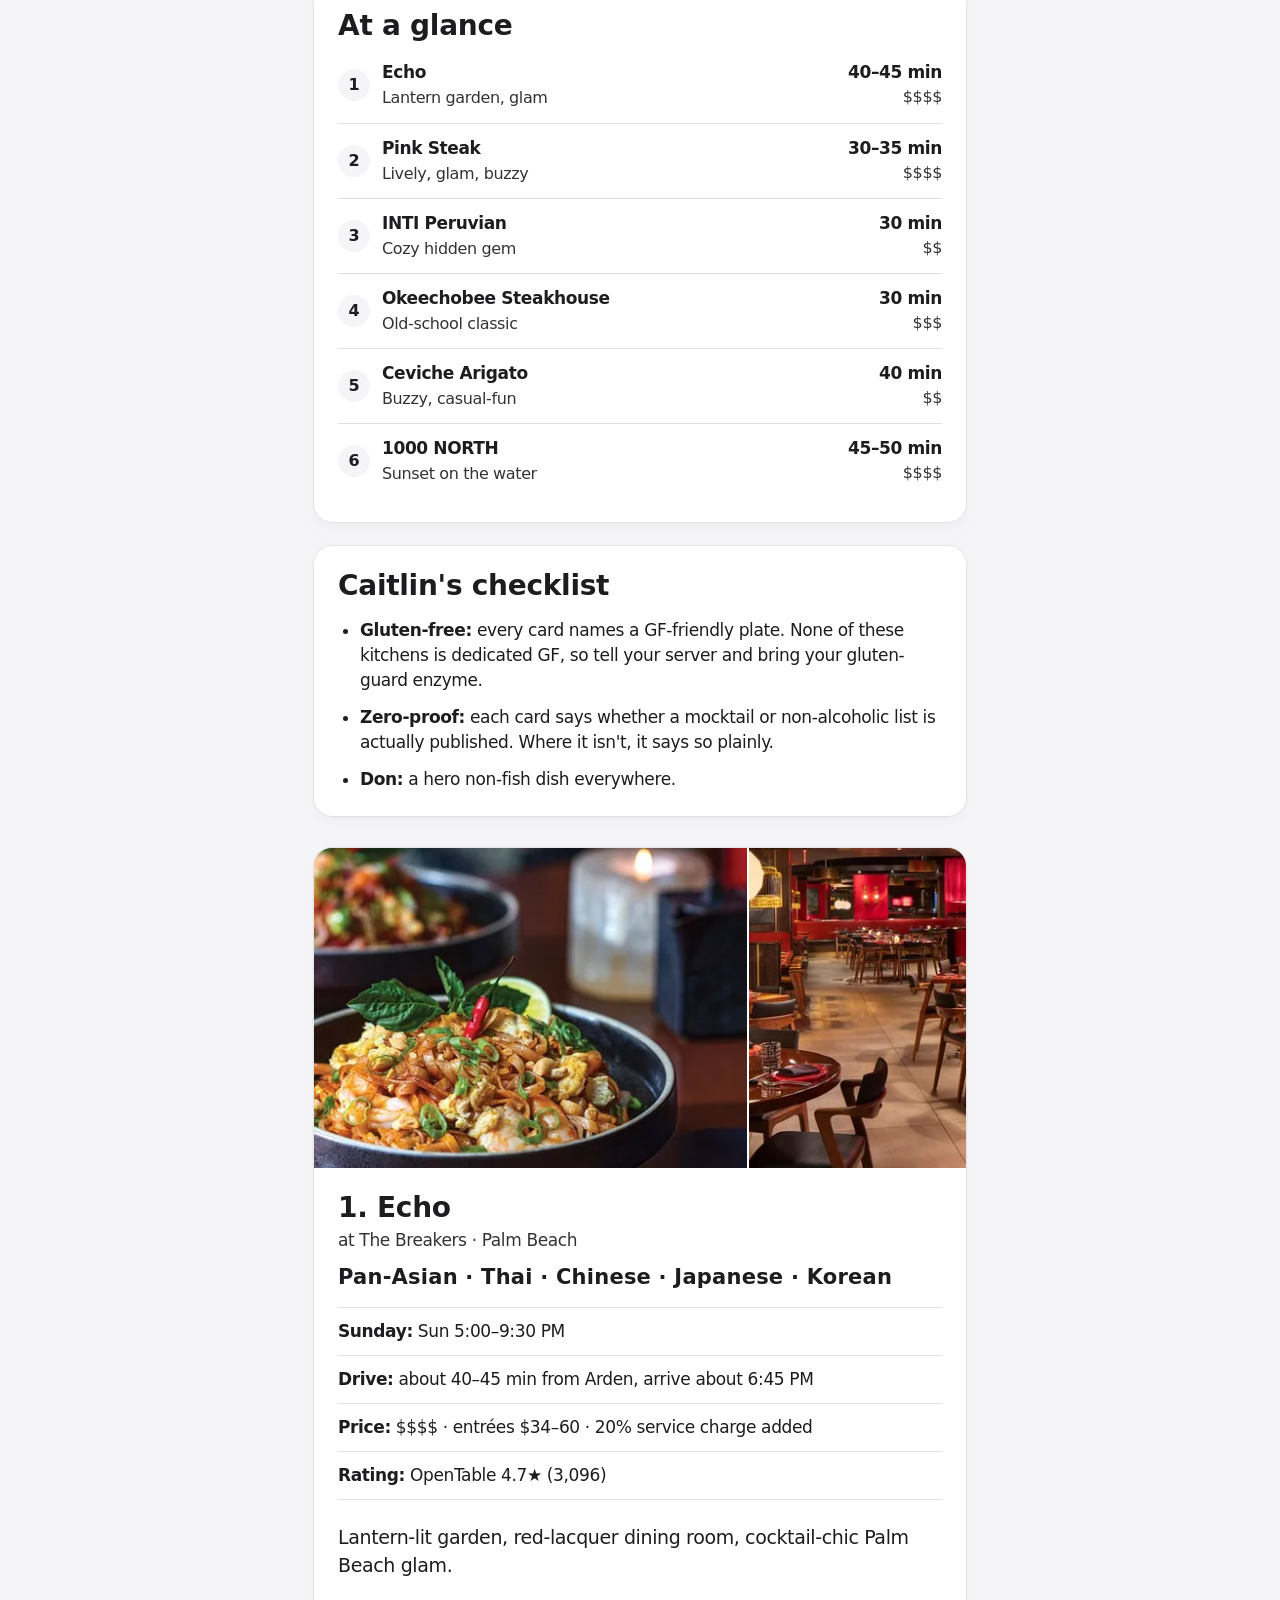
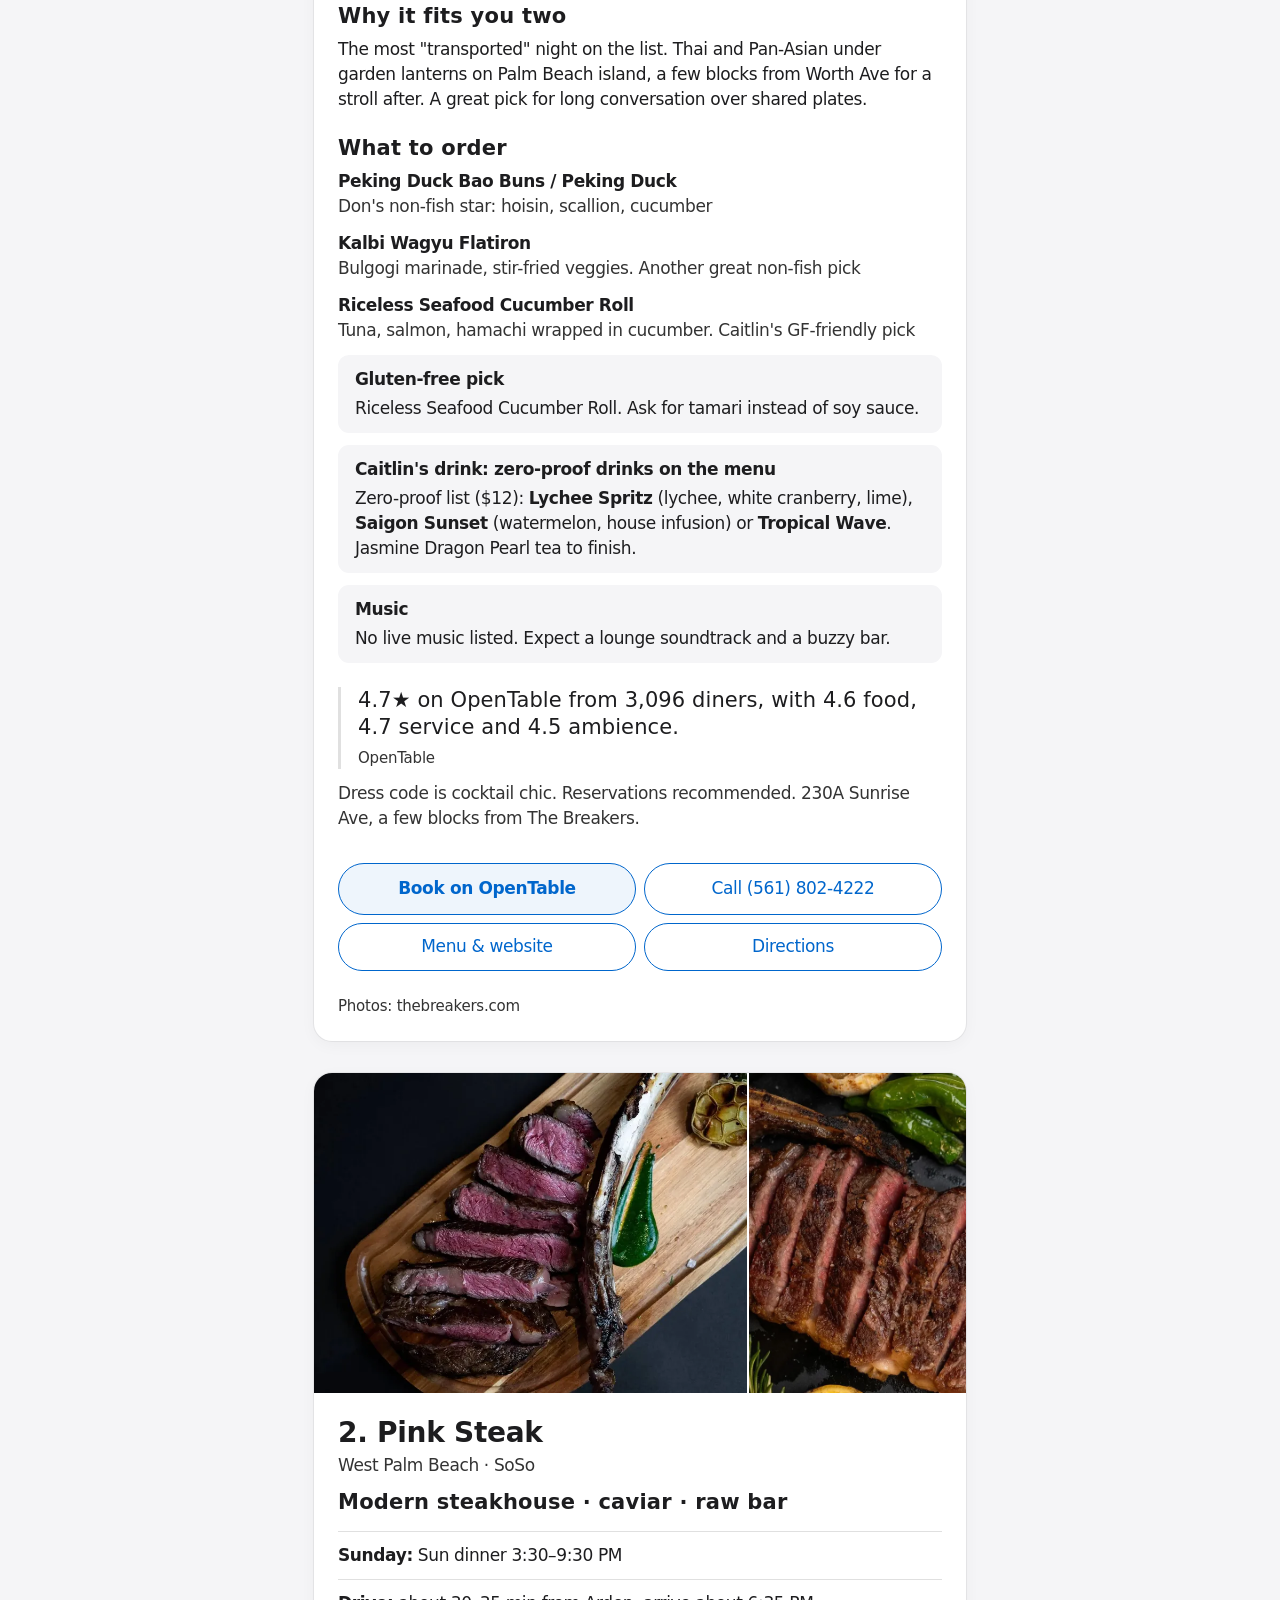
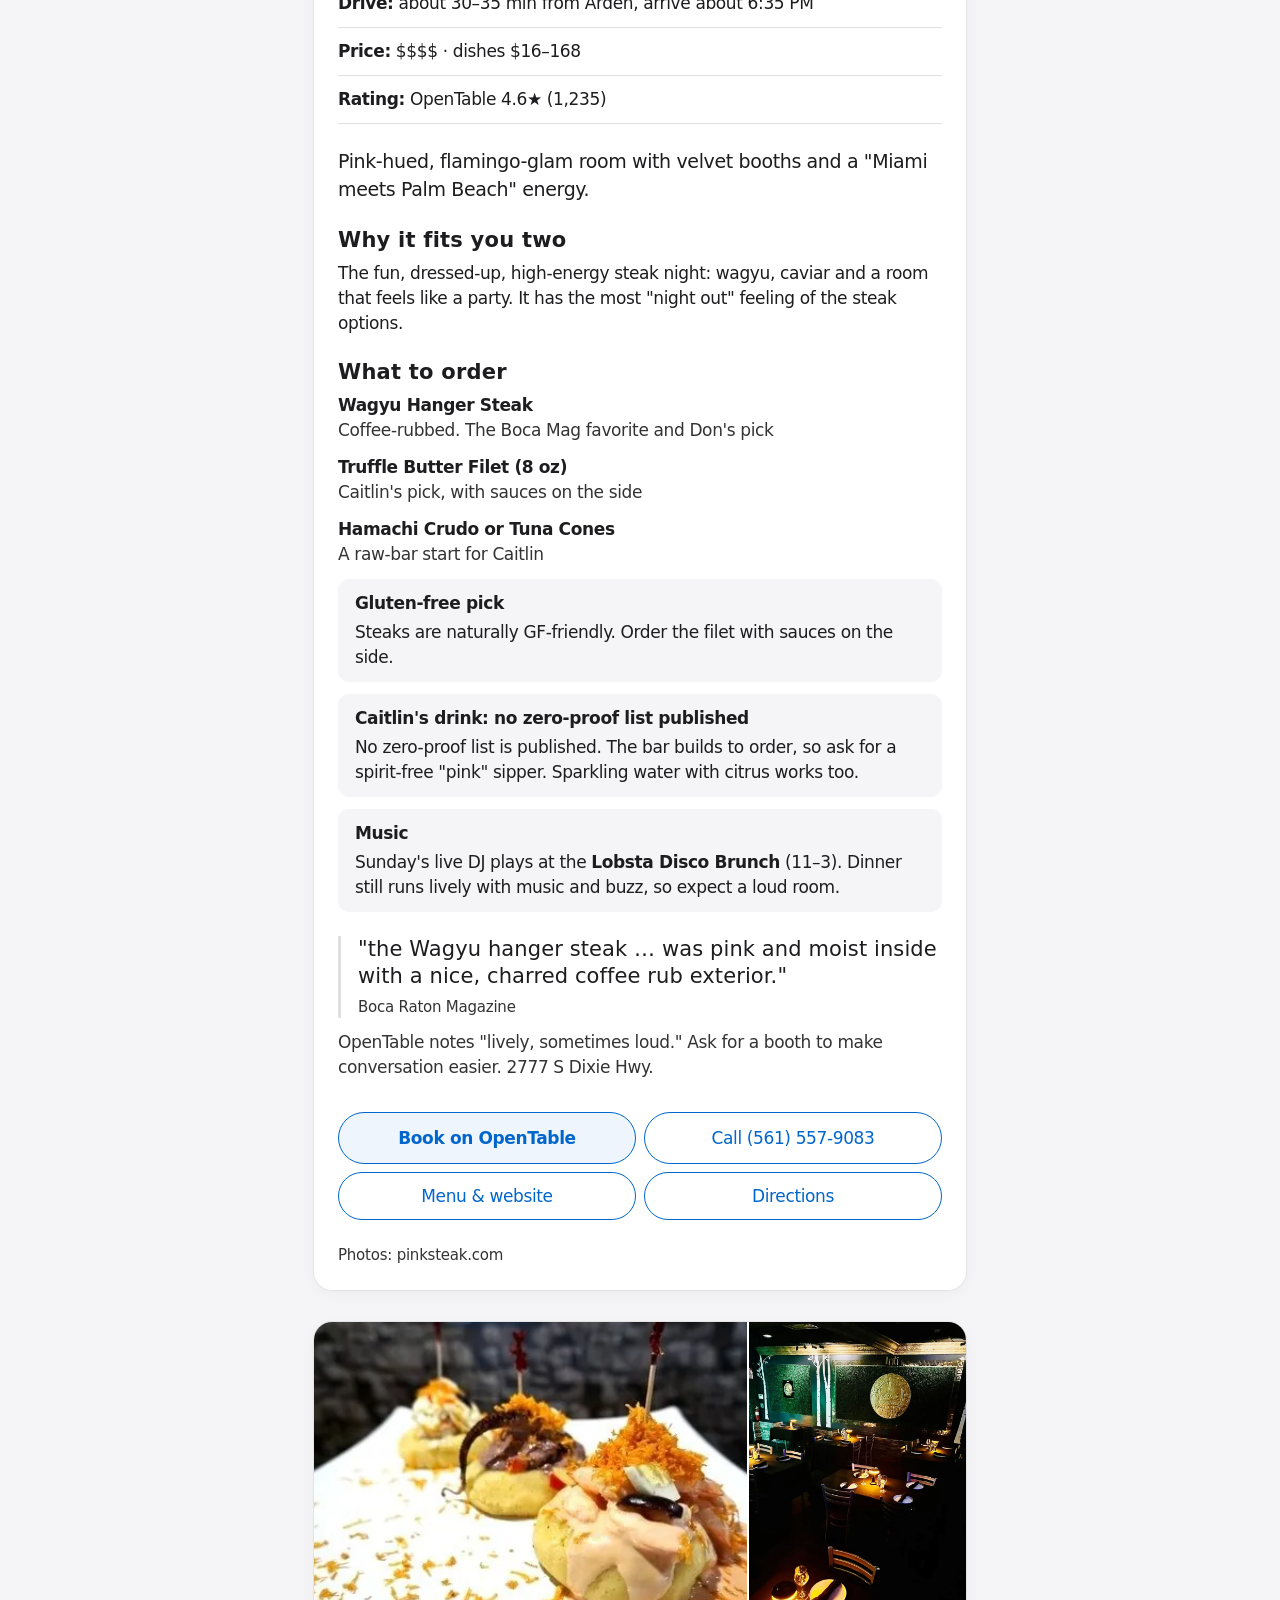
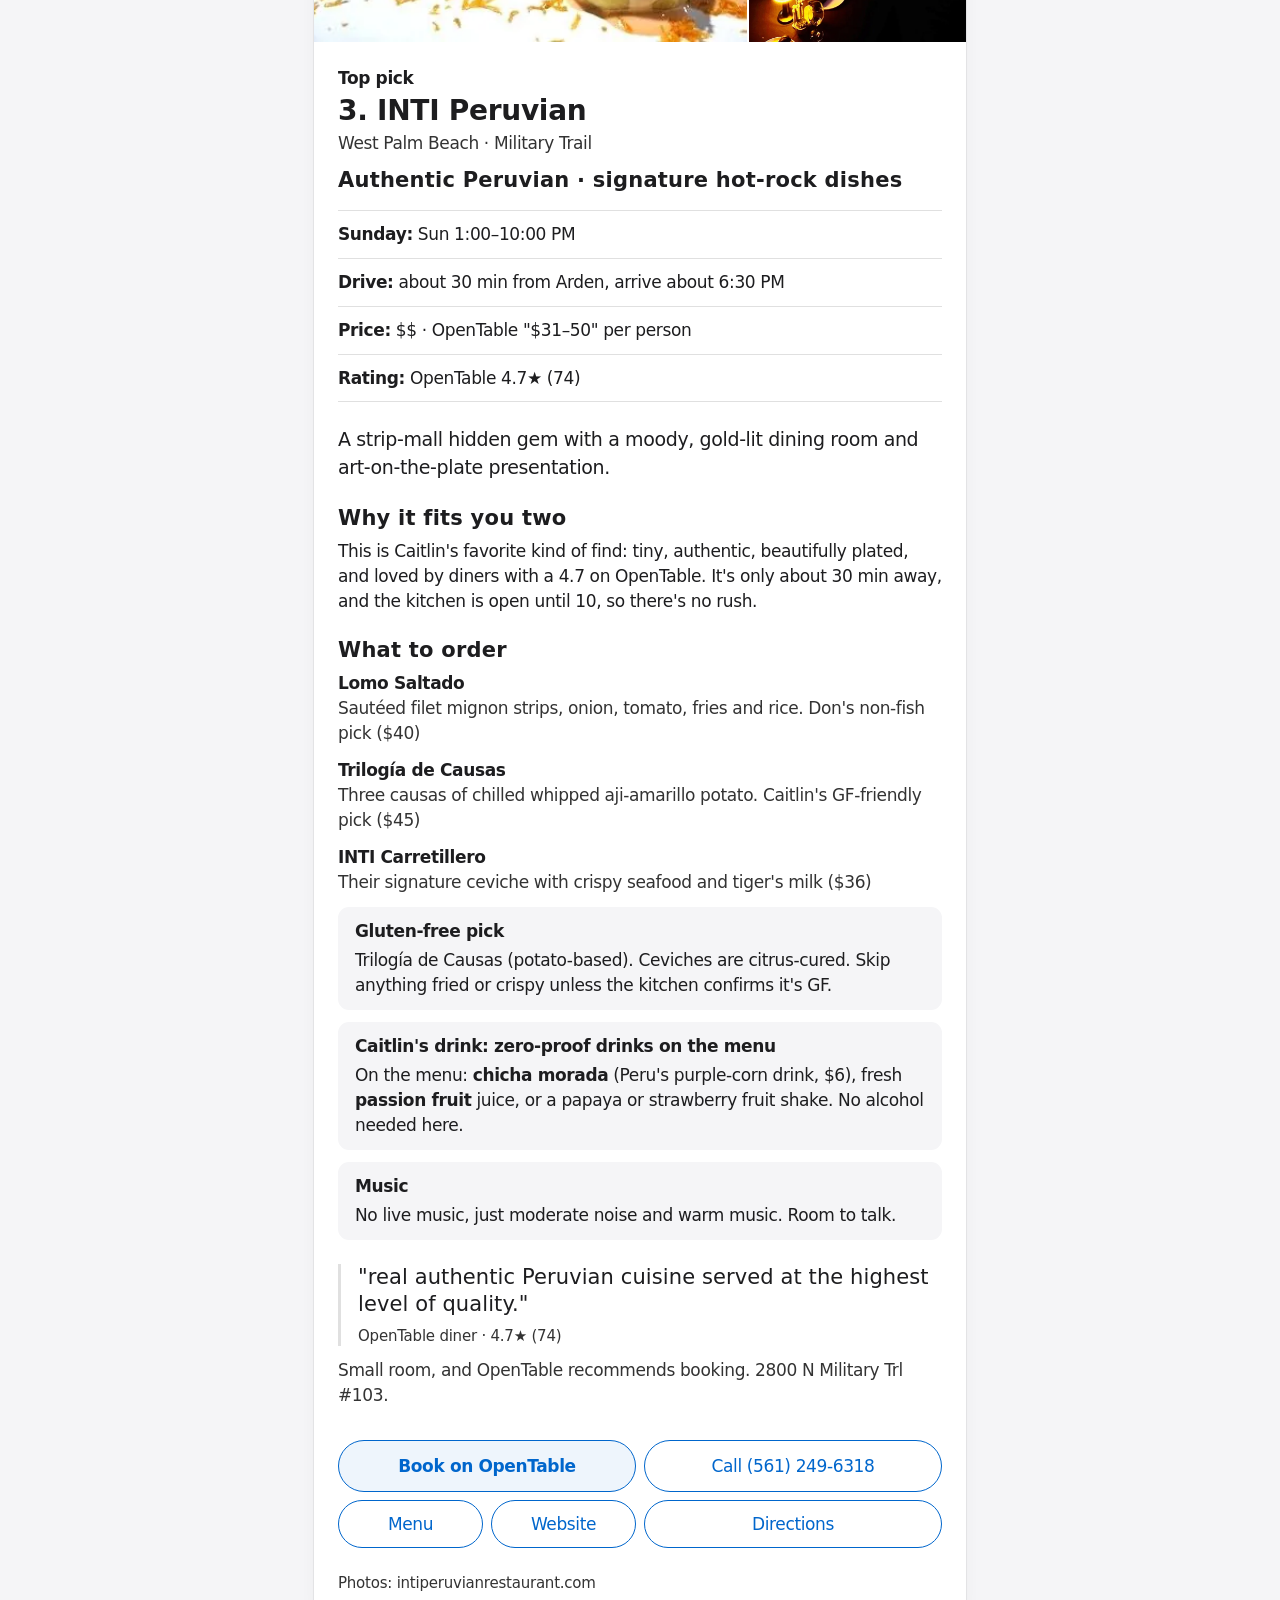
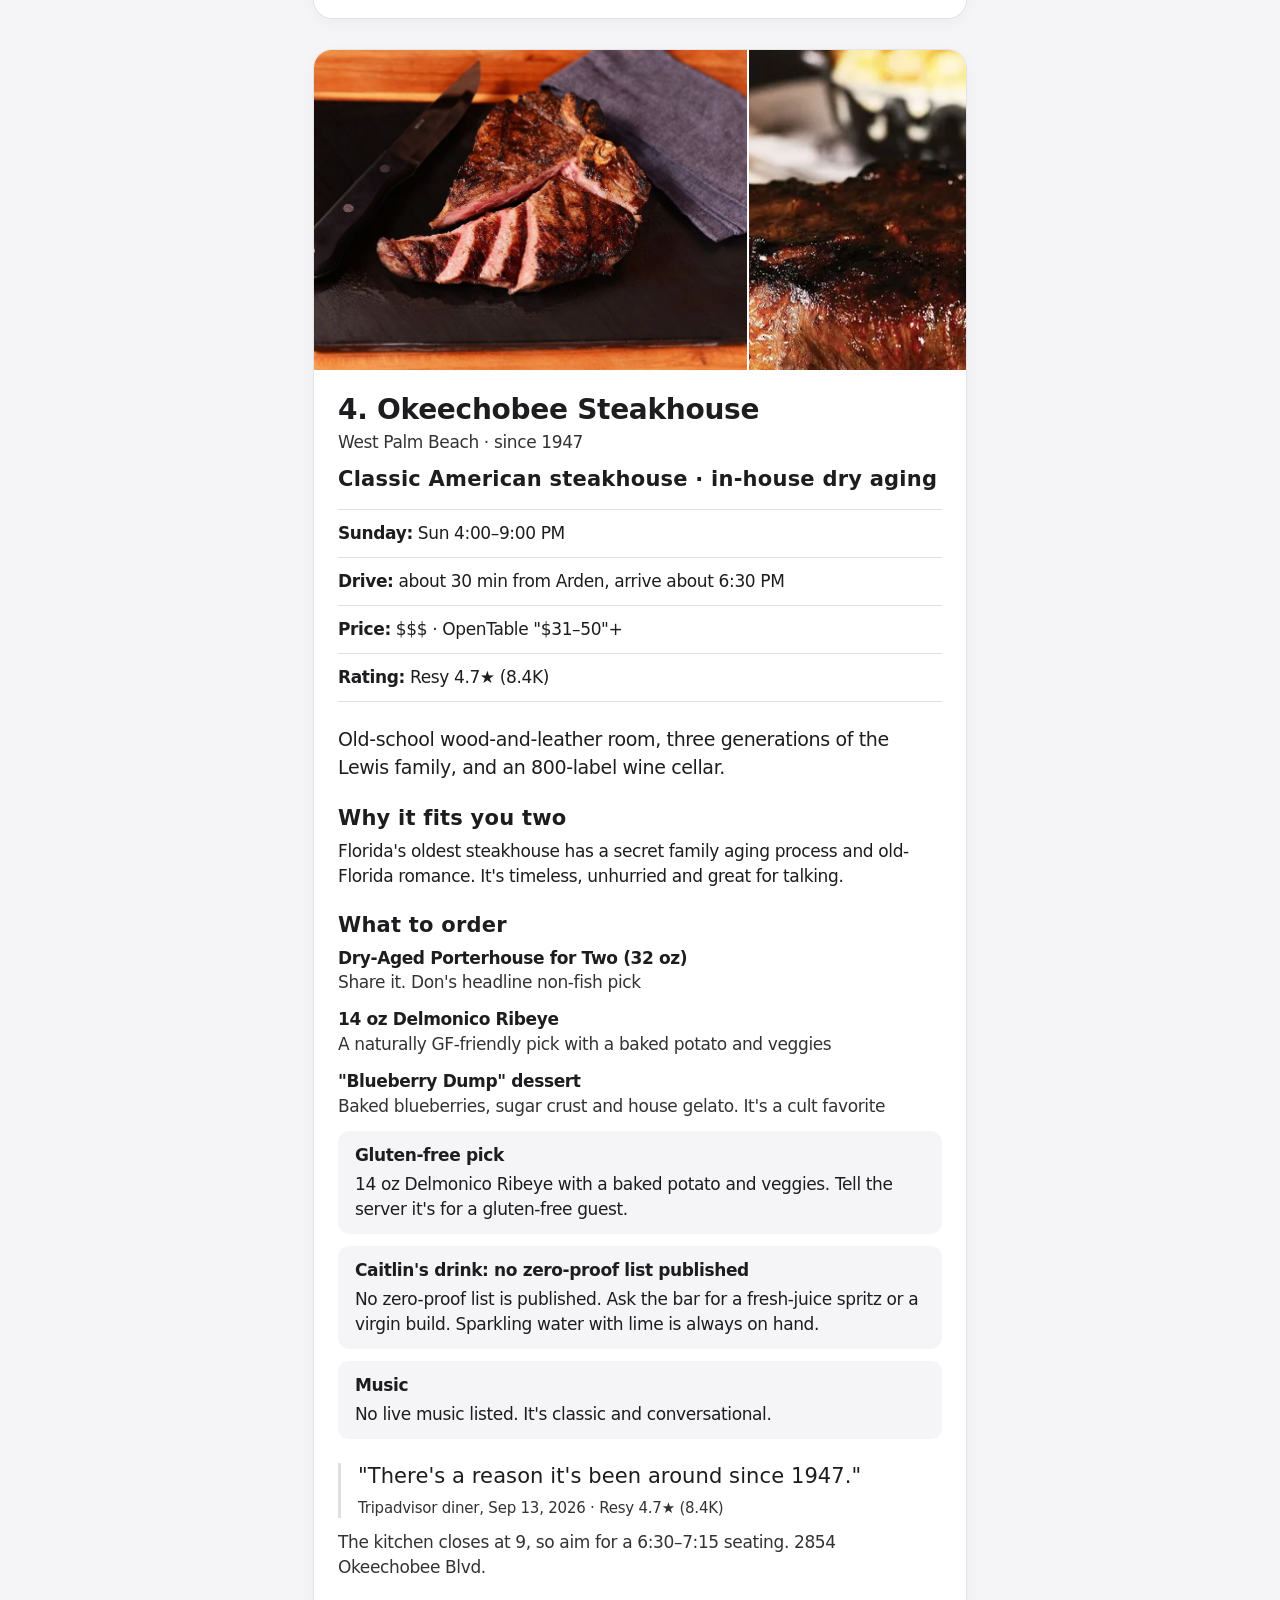
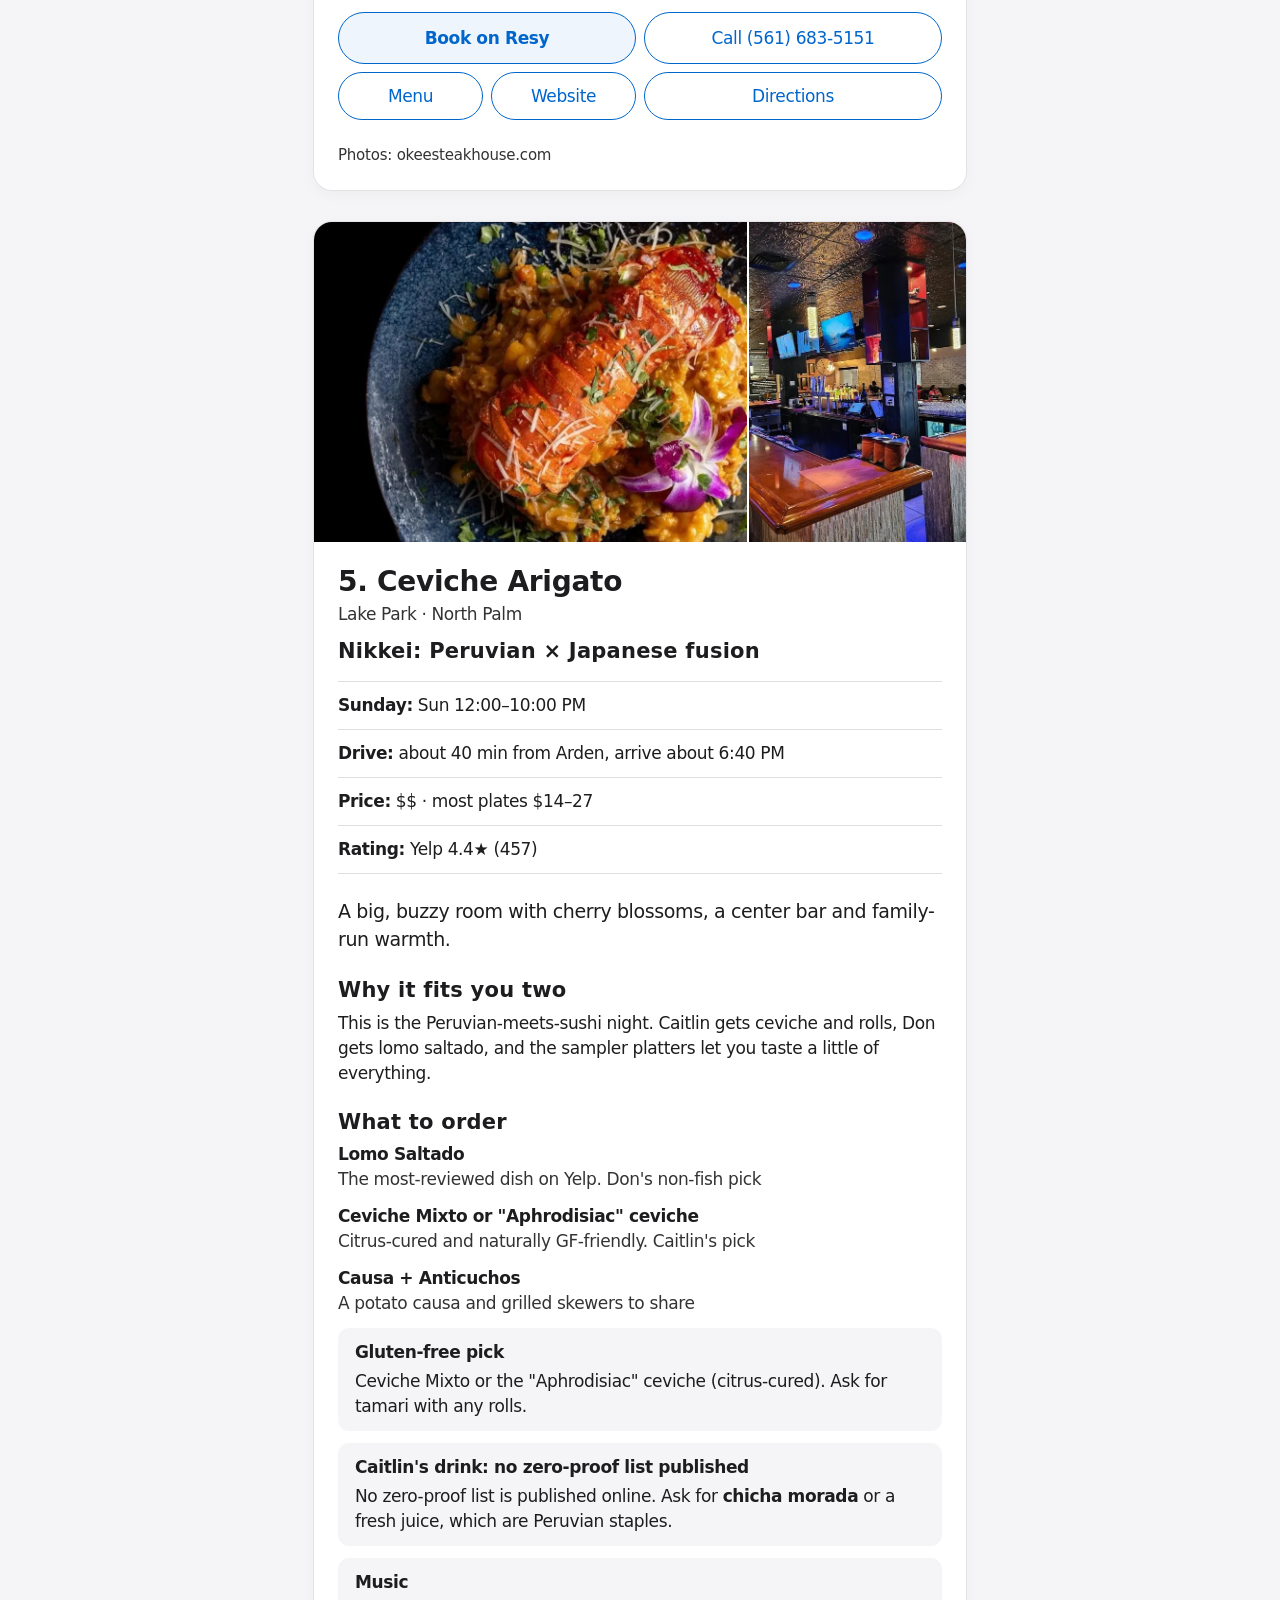
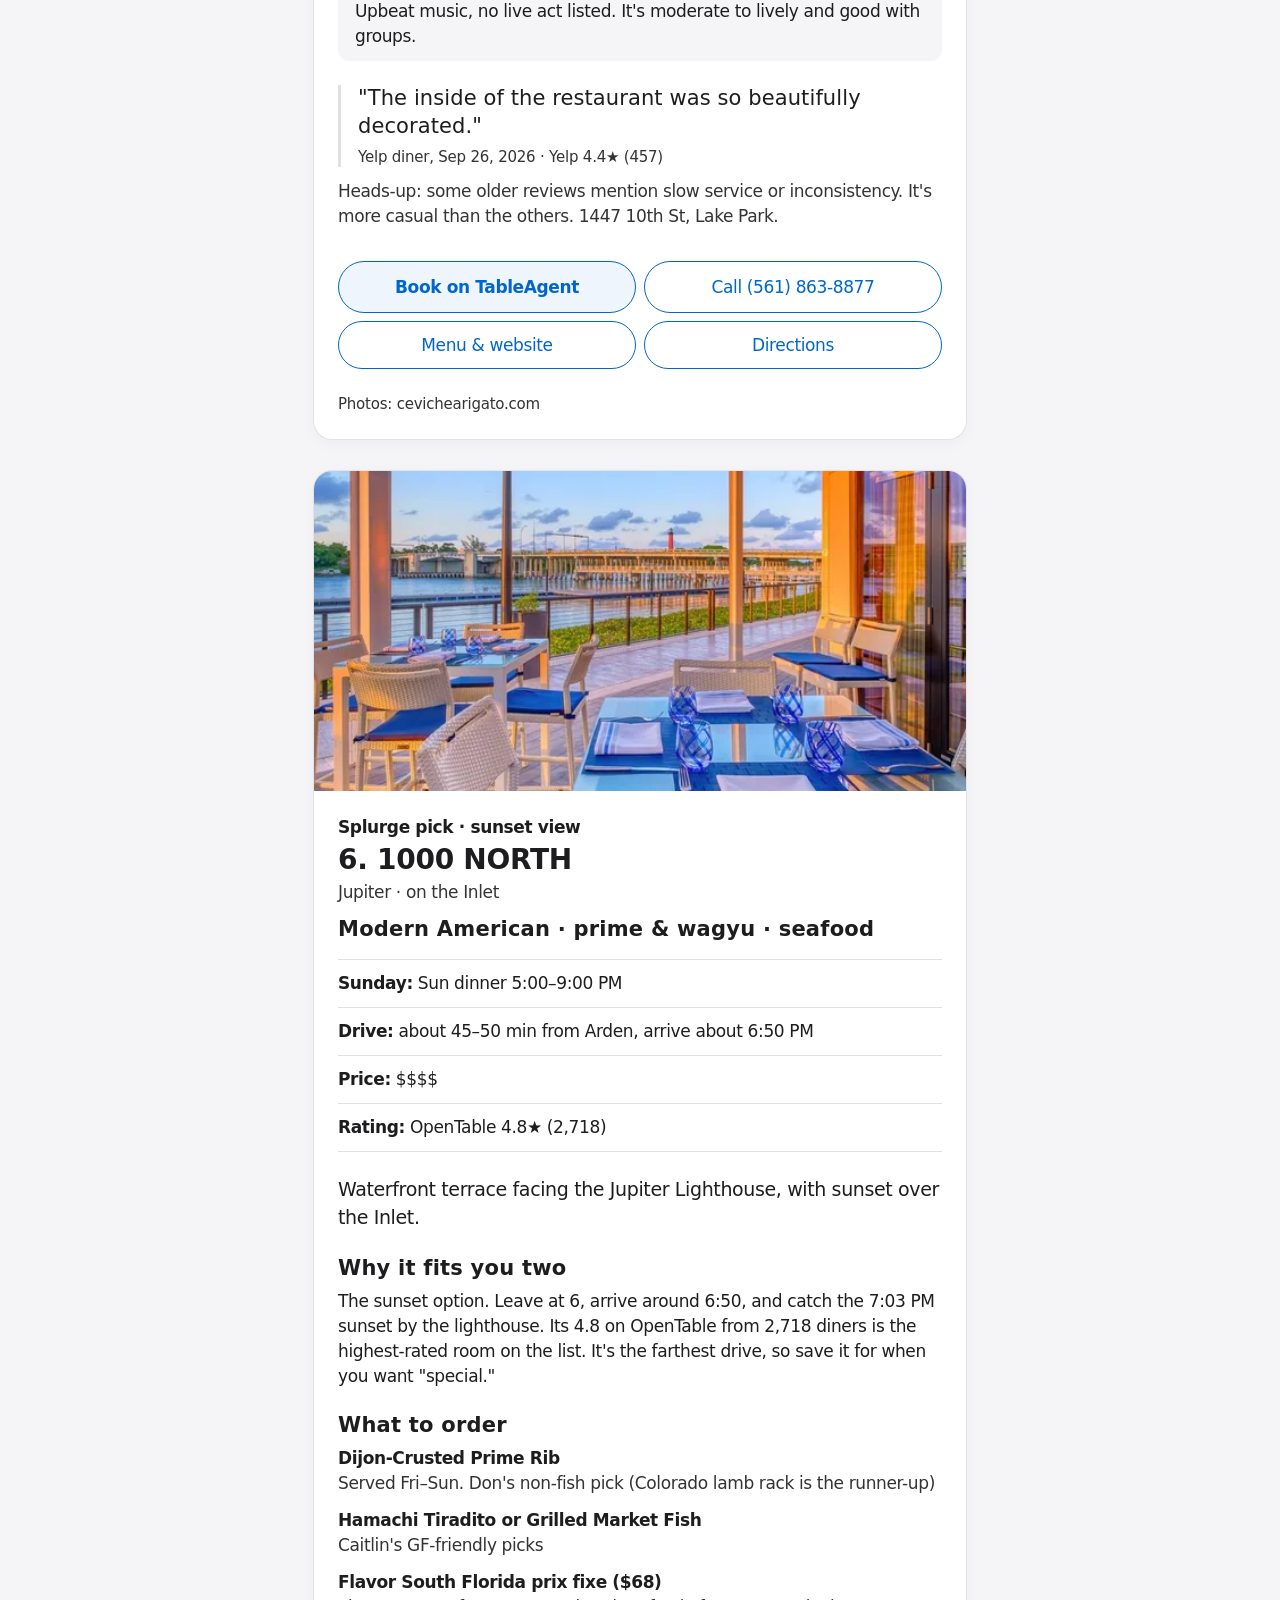
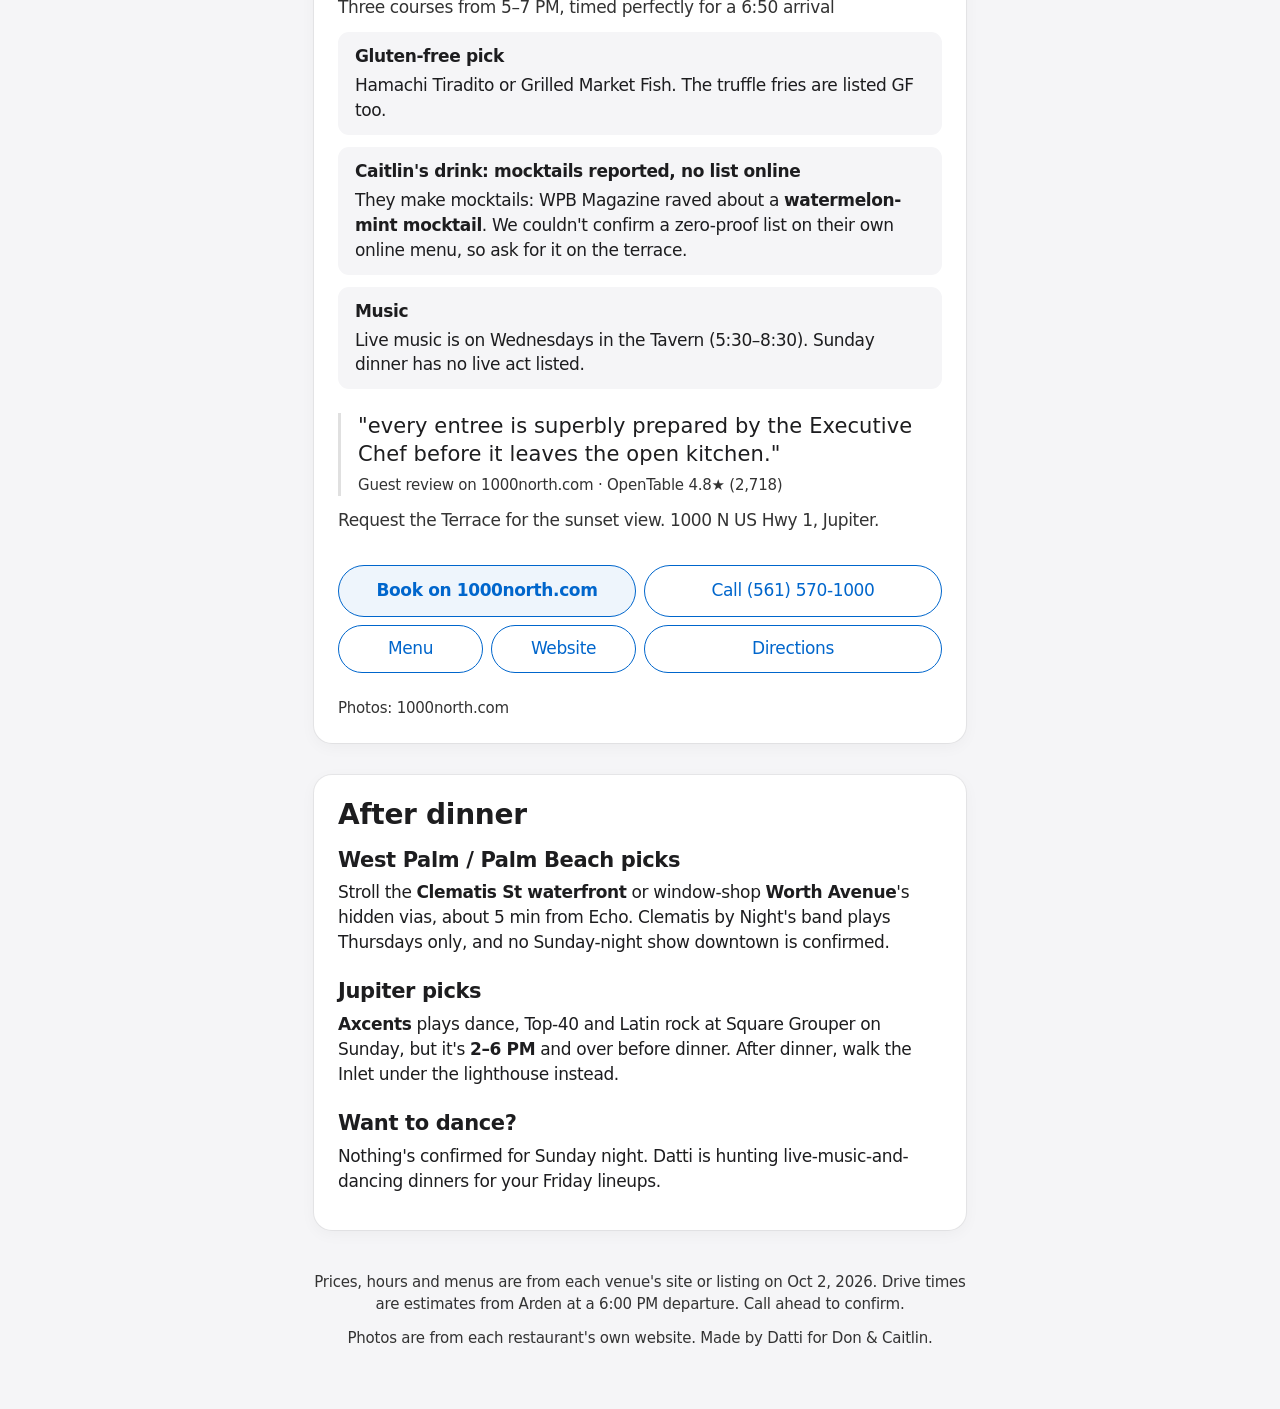
<file: 2026-10-04/index.html>
<!doctype html>
<html lang="en">
<head>
<meta charset="utf-8">
<meta name="viewport" content="width=device-width, initial-scale=1, viewport-fit=cover">
<meta name="robots" content="noindex, nofollow">
<meta name="theme-color" content="#f5f5f7">
<meta name="color-scheme" content="light">
<title>Sunday Date Night, Oct 4 · Datti</title>
<meta name="description" content="6 dinner options for Sunday, October 4, 2026. Menus, booking and tap-to-call for each.">
<meta property="og:type" content="website">
<meta property="og:title" content="Sunday Date Night, Oct 4">
<meta property="og:description" content="6 dinner options for Sunday, October 4, 2026. Menus, booking and tap-to-call for each.">
<meta property="og:url" content="https://dfrench222.github.io/date-night/2026-10-04/">
<meta property="og:image" content="https://dfrench222.github.io/date-night/photos/og-2026-10-04.jpg">
<meta property="og:image:width" content="1200">
<meta property="og:image:height" content="630">
<meta name="twitter:card" content="summary_large_image">
<meta name="twitter:title" content="Sunday Date Night, Oct 4">
<meta name="twitter:description" content="6 dinner options for Sunday, October 4, 2026. Menus, booking and tap-to-call for each.">
<meta name="twitter:image" content="https://dfrench222.github.io/date-night/photos/og-2026-10-04.jpg">
<link rel="icon" type="image/svg+xml" href="../favicon.svg">
<style>/* v3 — follows design/DESIGN.md (getdesign.md "apple" package), adapted:
   dark text on light only (no white-on-color), body 17px, min 15px, 44px+ targets. */
:root{
  /* colors (DESIGN.md colors.*) */
  --primary:#0066cc; --primary-focus:#0071e3; --primary-wash:#eef5fc;
  --ink:#1d1d1f; --ink-muted-80:#333333; --hairline:#e0e0e0; --divider-soft:#f0f0f0;
  --canvas:#ffffff; --parchment:#f5f5f7; --pearl:#fafafc;
  /* type */
  --display:"SF Pro Display",system-ui,-apple-system,BlinkMacSystemFont,"Helvetica Neue",Arial,sans-serif;
  --text:"SF Pro Text",system-ui,-apple-system,BlinkMacSystemFont,"Helvetica Neue",Arial,sans-serif;
  /* spacing (8px base) */
  --xxs:4px; --xs:8px; --sm:12px; --md:17px; --lg:24px; --xl:32px; --xxl:48px;
  /* shape */
  --r-sm:8px; --r-md:11px; --r-lg:18px; --pill:9999px;
  /* elevation: hairline ring + a whisper shadow (Don asked for soft shadows; DESIGN.md allows none on cards) */
  --card-shadow:0 0 0 1px rgba(0,0,0,.06),0 4px 16px rgba(0,0,0,.04);
}
*{box-sizing:border-box}
html{-webkit-text-size-adjust:100%;scroll-behavior:smooth;scroll-padding-top:72px}
body{margin:0;font-family:var(--text);color:var(--ink);background:var(--parchment);font-size:17px;line-height:1.47;letter-spacing:-.374px;-webkit-font-smoothing:antialiased}
a{color:var(--primary)}
img{display:block;max-width:100%}
h1,h2,h3{margin:0;font-family:var(--display);font-weight:600;color:var(--ink)}
p{margin:0 0 var(--sm)}
b,strong{font-weight:600}
.wrap{max-width:692px;margin:0 auto;padding:0 20px}
/* hero = product-tile-light */
.hero{background:var(--canvas);padding:var(--xxl) 0 var(--xl)}
.eyebrow{font-size:15px;font-weight:600;letter-spacing:-.224px;color:var(--ink-muted-80);margin-bottom:var(--xs)}
.hero h1{font-size:34px;line-height:1.1;letter-spacing:-.374px}
.hero .date{font-family:var(--display);font-size:21px;font-weight:600;line-height:1.19;letter-spacing:.231px;margin:var(--xs) 0 var(--md)}
.lede{font-size:19px;line-height:1.47;letter-spacing:-.2px}
.keyfacts{list-style:none;margin:var(--lg) 0;padding:0}
.keyfacts li{display:flex;justify-content:space-between;gap:var(--md);padding:var(--sm) 0;border-top:1px solid var(--hairline)}
.keyfacts li:last-child{border-bottom:1px solid var(--hairline)}
.keyfacts span{color:var(--ink-muted-80)}
.keyfacts b{text-align:right}
.mosaic{display:grid;grid-template-columns:repeat(3,1fr);gap:var(--xs)}
.mosaic a{aspect-ratio:1;border-radius:var(--r-lg);overflow:hidden;background:var(--parchment)}
.mosaic img{width:100%;height:100%;object-fit:cover}
/* sub-nav-frosted with configurator-option-chip links */
.jump{position:sticky;top:0;z-index:10;background:rgba(245,245,247,.8);backdrop-filter:saturate(180%) blur(20px);-webkit-backdrop-filter:saturate(180%) blur(20px);border-bottom:1px solid rgba(0,0,0,.08)}
.jump-in{max-width:692px;margin:0 auto;display:flex;gap:var(--xs);overflow-x:auto;padding:var(--xs) 20px;scrollbar-width:none}
.jump-in::-webkit-scrollbar{display:none}
.jump a{flex:0 0 auto;text-decoration:none;min-height:44px;display:flex;align-items:center;padding:0 var(--md);border-radius:var(--pill);background:var(--canvas);border:1px solid var(--hairline);color:var(--ink);font-size:16px;white-space:nowrap}
/* panels = store-utility-card */
main{padding:var(--xs) 0 var(--lg)}
.panel{background:var(--canvas);border-radius:var(--r-lg);box-shadow:var(--card-shadow);padding:var(--lg);margin:var(--lg) 0}
.h2{font-size:28px;line-height:1.14;letter-spacing:-.28px;margin-bottom:var(--md)}
.pick .row{padding:0 0 var(--lg)}
.pick .row + .row{border-top:1px solid var(--hairline);padding-top:var(--lg)}
.pick .kicker{font-size:15px;font-weight:600;color:var(--ink-muted-80);letter-spacing:-.224px;margin-bottom:var(--xxs)}
.pick h3{font-size:24px;line-height:1.17;letter-spacing:-.28px;margin-bottom:var(--xs)}
.pick .closer{font-family:var(--display);font-size:21px;font-weight:600;line-height:1.19;margin:0}
/* button-secondary-pill (ghost pill in Action Blue) */
.go{display:inline-flex;align-items:center;min-height:44px;padding:11px 22px;border-radius:var(--pill);border:1px solid var(--primary);color:var(--primary);background:var(--canvas);font-size:17px;text-decoration:none}
.glance a{display:flex;gap:var(--sm);align-items:center;text-decoration:none;color:var(--ink);padding:var(--sm) 0;border-top:1px solid var(--hairline);min-height:64px}
.glance a:first-child{border-top:0;padding-top:0}
.glance .num{flex:0 0 32px;height:32px;border-radius:50%;background:var(--parchment);display:flex;align-items:center;justify-content:center;font-weight:600;font-size:16px}
.glance .t{flex:1;min-width:0}
.glance .t b{display:block;font-size:17px}
.glance .t span{font-size:16px;color:var(--ink-muted-80)}
.glance .r{text-align:right;font-size:16px;color:var(--ink-muted-80);white-space:nowrap}
.glance .r b{display:block;color:var(--ink);font-size:17px}
.check ul{margin:0;padding-left:22px}.check li{margin:0 0 var(--sm)}.check li:last-child{margin:0}
/* restaurant cards */
.card{background:var(--canvas);border-radius:var(--r-lg);overflow:hidden;margin:var(--xl) 0;box-shadow:var(--card-shadow)}
.photos{display:grid;gap:2px;background:var(--canvas)}
.photos.n2{grid-template-columns:2fr 1fr}
.photos img{width:100%;height:220px;object-fit:cover}
.card-body{padding:var(--lg) var(--lg) var(--xs)}
.badge{font-family:var(--display);font-size:17px;font-weight:600;color:var(--ink);margin-bottom:var(--xxs)}
.card h2{font-size:28px;line-height:1.14;letter-spacing:-.28px}
.area{color:var(--ink-muted-80);margin:var(--xxs) 0 0}
.cuisine{font-family:var(--display);font-size:21px;font-weight:600;line-height:1.19;letter-spacing:.231px;margin:var(--sm) 0 var(--md)}
.facts{list-style:none;margin:0 0 var(--lg);padding:0}
.facts li{padding:var(--sm) 0;border-top:1px solid var(--hairline);line-height:1.35}
.facts li:last-child{border-bottom:1px solid var(--hairline)}
.vibe{font-size:19px;line-height:1.47;margin:0 0 var(--md)}
.lbl{font-size:21px;line-height:1.19;letter-spacing:.231px;margin:var(--lg) 0 var(--xs)}
.dish{margin:0 0 var(--sm)}
.dish b{display:block}
.dish span{color:var(--ink-muted-80)}
.note{border-radius:var(--r-md);padding:var(--sm) var(--md);margin:var(--sm) 0;background:var(--parchment)}
.note .nt{font-weight:600;margin-bottom:var(--xxs)}
.quote{margin:var(--lg) 0 var(--sm);padding:0 0 0 var(--md);border-left:3px solid var(--hairline);font-family:var(--display);font-size:21px;line-height:1.3;letter-spacing:.1px}
.quote small{display:block;font-family:var(--text);font-size:15px;letter-spacing:-.224px;color:var(--ink-muted-80);margin-top:var(--xs)}
.heads{color:var(--ink-muted-80)}
.actions{display:grid;grid-template-columns:1fr 1fr;gap:var(--xs);padding:var(--sm) var(--lg) var(--lg)}
.btn{display:flex;align-items:center;justify-content:center;text-align:center;min-height:48px;padding:11px 22px;border-radius:var(--pill);text-decoration:none;font-size:17px;line-height:1.2;border:1px solid var(--primary);color:var(--primary);background:var(--canvas);transition:transform .1s}
.btn.primary{grid-column:1/-1;background:var(--primary-wash);font-weight:600;min-height:52px}
.btn.full{grid-column:1/-1}
.btn:active,.go:active{transform:scale(.95)}
.btn:focus-visible,.go:focus-visible,.jump a:focus-visible,.glance a:focus-visible{outline:2px solid var(--primary-focus);outline-offset:2px}
.credit{font-size:15px;letter-spacing:-.224px;color:var(--ink-muted-80);padding:0 var(--lg) var(--lg);margin:0}
#after h3{font-size:21px;line-height:1.19;margin:var(--lg) 0 var(--xs)}
#after h3:first-of-type{margin-top:0}
.foot{font-size:15px;letter-spacing:-.224px;color:var(--ink-muted-80);padding:var(--md) 0 var(--xxl);text-align:center}
@media (min-width:641px){
  .hero h1{font-size:48px;line-height:1.07;letter-spacing:-.28px}
  .photos img{height:320px}
  .actions{grid-template-columns:repeat(4,1fr)}
  .btn.primary,.btn.full{grid-column:span 2}
}
@media (min-width:1069px){.hero h1{font-size:56px}}
@media (prefers-reduced-motion:reduce){html{scroll-behavior:auto}.btn,.go{transition:none}.btn:active,.go:active{transform:none}}
</style>
</head>
<body>
<header class="hero">
  <div class="wrap">
    <div class="eyebrow">Datti · Date Night Edition No. 1</div>
    <h1>Sunday Date Night</h1>
    <div class="date">Sunday, October 4, 2026</div>
    <p class="lede">Six vetted dinner spots within reach of Arden in Wellington. Every pick has a stand-out non-fish dish for Don and a gluten-free-friendly plate for Caitlin.</p>
    <ul class="keyfacts"><li><span>Leave Arden</span><b>about 6:00 PM ET</b></li><li><span>Sunset</span><b>about 7:03 PM</b></li><li><span>Restaurants</span><b>6, all open Sunday</b></li></ul>
    <div class="mosaic"><a href="#echo" aria-label="Echo"><img src="../photos/echo1.webp" alt="Echo"></a><a href="#pink" aria-label="Pink Steak"><img src="../photos/pink1.webp" alt="Pink Steak"></a><a href="#inti" aria-label="INTI Peruvian"><img src="../photos/inti3.webp" alt="INTI Peruvian"></a><a href="#okee" aria-label="Okeechobee Steakhouse"><img src="../photos/okee1.webp" alt="Okeechobee Steakhouse"></a><a href="#cev" aria-label="Ceviche Arigato"><img src="../photos/cev3.webp" alt="Ceviche Arigato"></a><a href="#n1k" aria-label="1000 NORTH"><img src="../photos/n1k3.webp" alt="1000 NORTH"></a></div>
  </div>
</header>
<nav class="jump" aria-label="Jump to a restaurant"><div class="jump-in"><a href="#echo">Echo</a><a href="#pink">Pink Steak</a><a href="#inti">INTI Peruvian</a><a href="#okee">Okeechobee Steakhouse</a><a href="#cev">Ceviche Arigato</a><a href="#n1k">1000 NORTH</a><a href="#after">After dinner</a></div></nav>
<main class="wrap">
  <section class="panel pick" aria-label="Our picks"><div class="row"><div class="kicker">Bob&#x27;s pick</div><h3>INTI Peruvian</h3><p>It&#x27;s the hidden-gem, Caitlin-found kind of night you two love. It&#x27;s authentic, beautifully plated, about 30 min away, quiet enough to talk, and open till 10, with causas and ceviche for her and lomo saltado for Don.</p><a class="go" href="#inti">See INTI Peruvian</a></div><div class="row"><div class="kicker">Splurge pick</div><h3>1000 NORTH</h3><p>The only table on the list that faces the water at sunset. Arrive around 6:50 and catch the 7:03 PM sunset by the Jupiter Lighthouse.</p><a class="go" href="#n1k">See 1000 NORTH</a></div><p class="closer">Pick the one that pulls you. It&#x27;s your call, Caitlin.</p></section>
  <section class="panel" aria-labelledby="glance-h">
    <h2 class="h2" id="glance-h">At a glance</h2>
    <div class="glance"><a href="#echo"><span class="num">1</span><span class="t"><b>Echo</b><span>Lantern garden, glam</span></span><span class="r"><b>40–45 min</b>$$$$</span></a><a href="#pink"><span class="num">2</span><span class="t"><b>Pink Steak</b><span>Lively, glam, buzzy</span></span><span class="r"><b>30–35 min</b>$$$$</span></a><a href="#inti"><span class="num">3</span><span class="t"><b>INTI Peruvian</b><span>Cozy hidden gem</span></span><span class="r"><b>30 min</b>$$</span></a><a href="#okee"><span class="num">4</span><span class="t"><b>Okeechobee Steakhouse</b><span>Old-school classic</span></span><span class="r"><b>30 min</b>$$$</span></a><a href="#cev"><span class="num">5</span><span class="t"><b>Ceviche Arigato</b><span>Buzzy, casual-fun</span></span><span class="r"><b>40 min</b>$$</span></a><a href="#n1k"><span class="num">6</span><span class="t"><b>1000 NORTH</b><span>Sunset on the water</span></span><span class="r"><b>45–50 min</b>$$$$</span></a></div>
  </section>
  <section class="panel check" aria-labelledby="check-h">
    <h2 class="h2" id="check-h">Caitlin's checklist</h2>
    <ul><li><b>Gluten-free:</b> every card names a GF-friendly plate. None of these kitchens is dedicated GF, so tell your server and bring your gluten-guard enzyme.</li><li><b>Zero-proof:</b> each card says whether a mocktail or non-alcoholic list is actually published. Where it isn't, it says so plainly.</li><li><b>Don:</b> a hero non-fish dish everywhere.</li></ul>
  </section>
  <article class="card" id="echo" aria-labelledby="echo-h">
  <div class="photos n2"><img src="../photos/echo1.webp" alt="Echo, photo from thebreakers.com" loading="lazy" decoding="async"><img src="../photos/echo3.webp" alt="Echo, photo from thebreakers.com" loading="lazy" decoding="async"></div>
  <div class="card-body">
    
    <h2 id="echo-h">1. Echo</h2>
    <p class="area">at The Breakers · Palm Beach</p>
    <p class="cuisine">Pan-Asian · Thai · Chinese · Japanese · Korean</p>
    <ul class="facts">
      <li><b>Sunday:</b> Sun 5:00–9:30 PM</li>
      <li><b>Drive:</b> about 40–45 min from Arden, arrive about 6:45 PM</li>
      <li><b>Price:</b> $$$$ · entrées $34–60 · 20% service charge added</li>
      <li><b>Rating:</b> OpenTable 4.7★ (3,096)</li>
    </ul>
    <p class="vibe">Lantern-lit garden, red-lacquer dining room, cocktail-chic Palm Beach glam.</p>
    <h3 class="lbl">Why it fits you two</h3>
    <p>The most &quot;transported&quot; night on the list. Thai and Pan-Asian under garden lanterns on Palm Beach island, a few blocks from Worth Ave for a stroll after. A great pick for long conversation over shared plates.</p>
    <h3 class="lbl">What to order</h3>
    <div class="dish"><b>Peking Duck Bao Buns / Peking Duck</b><span>Don&#x27;s non-fish star: hoisin, scallion, cucumber</span></div><div class="dish"><b>Kalbi Wagyu Flatiron</b><span>Bulgogi marinade, stir-fried veggies. Another great non-fish pick</span></div><div class="dish"><b>Riceless Seafood Cucumber Roll</b><span>Tuna, salmon, hamachi wrapped in cucumber. Caitlin&#x27;s GF-friendly pick</span></div>
    <div class="note"><div class="nt">Gluten-free pick</div>Riceless Seafood Cucumber Roll. Ask for tamari instead of soy sauce.</div>
    <div class="note"><div class="nt">Caitlin's drink: zero-proof drinks on the menu</div>Zero-proof list ($12): <b>Lychee Spritz</b> (lychee, white cranberry, lime), <b>Saigon Sunset</b> (watermelon, house infusion) or <b>Tropical Wave</b>. Jasmine Dragon Pearl tea to finish.</div>
    <div class="note"><div class="nt">Music</div>No live music listed. Expect a lounge soundtrack and a buzzy bar.</div>
    <blockquote class="quote">4.7★ on OpenTable from 3,096 diners, with 4.6 food, 4.7 service and 4.5 ambience.<small>OpenTable</small></blockquote>
    <p class="heads">Dress code is cocktail chic. Reservations recommended. 230A Sunrise Ave, a few blocks from The Breakers.</p>
  </div>
  <div class="actions">
    <a class="btn primary" href="https://www.opentable.com/echo" target="_blank" rel="noopener">Book on OpenTable</a>
    <a class="btn full" href="tel:+15618024222">Call (561) 802-4222</a>
    <a class="btn full" href="https://www.thebreakers.com/dining/echo/" target="_blank" rel="noopener">Menu &amp; website</a>
    <a class="btn full" href="https://www.google.com/maps/search/?api=1&amp;query=Echo+230A+Sunrise+Ave+Palm+Beach+FL" target="_blank" rel="noopener">Directions</a>
  </div>
  <p class="credit">Photos: thebreakers.com</p>
</article>
<article class="card" id="pink" aria-labelledby="pink-h">
  <div class="photos n2"><img src="../photos/pink1.webp" alt="Pink Steak, photo from pinksteak.com" loading="lazy" decoding="async"><img src="../photos/pink2.webp" alt="Pink Steak, photo from pinksteak.com" loading="lazy" decoding="async"></div>
  <div class="card-body">
    
    <h2 id="pink-h">2. Pink Steak</h2>
    <p class="area">West Palm Beach · SoSo</p>
    <p class="cuisine">Modern steakhouse · caviar · raw bar</p>
    <ul class="facts">
      <li><b>Sunday:</b> Sun dinner 3:30–9:30 PM</li>
      <li><b>Drive:</b> about 30–35 min from Arden, arrive about 6:35 PM</li>
      <li><b>Price:</b> $$$$ · dishes $16–168</li>
      <li><b>Rating:</b> OpenTable 4.6★ (1,235)</li>
    </ul>
    <p class="vibe">Pink-hued, flamingo-glam room with velvet booths and a &quot;Miami meets Palm Beach&quot; energy.</p>
    <h3 class="lbl">Why it fits you two</h3>
    <p>The fun, dressed-up, high-energy steak night: wagyu, caviar and a room that feels like a party. It has the most &quot;night out&quot; feeling of the steak options.</p>
    <h3 class="lbl">What to order</h3>
    <div class="dish"><b>Wagyu Hanger Steak</b><span>Coffee-rubbed. The Boca Mag favorite and Don&#x27;s pick</span></div><div class="dish"><b>Truffle Butter Filet (8 oz)</b><span>Caitlin&#x27;s pick, with sauces on the side</span></div><div class="dish"><b>Hamachi Crudo or Tuna Cones</b><span>A raw-bar start for Caitlin</span></div>
    <div class="note"><div class="nt">Gluten-free pick</div>Steaks are naturally GF-friendly. Order the filet with sauces on the side.</div>
    <div class="note"><div class="nt">Caitlin's drink: no zero-proof list published</div>No zero-proof list is published. The bar builds to order, so ask for a spirit-free "pink" sipper. Sparkling water with citrus works too.</div>
    <div class="note"><div class="nt">Music</div>Sunday's live DJ plays at the <b>Lobsta Disco Brunch</b> (11–3). Dinner still runs lively with music and buzz, so expect a loud room.</div>
    <blockquote class="quote">&quot;the Wagyu hanger steak … was pink and moist inside with a nice, charred coffee rub exterior.&quot;<small>Boca Raton Magazine</small></blockquote>
    <p class="heads">OpenTable notes &quot;lively, sometimes loud.&quot; Ask for a booth to make conversation easier. 2777 S Dixie Hwy.</p>
  </div>
  <div class="actions">
    <a class="btn primary" href="https://www.opentable.com/r/pink-steak-west-palm-beach" target="_blank" rel="noopener">Book on OpenTable</a>
    <a class="btn full" href="tel:+15615579083">Call (561) 557-9083</a>
    <a class="btn full" href="https://www.pinksteak.com/" target="_blank" rel="noopener">Menu &amp; website</a>
    <a class="btn full" href="https://www.google.com/maps/search/?api=1&amp;query=Pink+Steak+2777+S+Dixie+Hwy+West+Palm+Beach+FL" target="_blank" rel="noopener">Directions</a>
  </div>
  <p class="credit">Photos: pinksteak.com</p>
</article>
<article class="card" id="inti" aria-labelledby="inti-h">
  <div class="photos n2"><img src="../photos/inti3.webp" alt="INTI Peruvian, photo from intiperuvianrestaurant.com" loading="lazy" decoding="async"><img src="../photos/inti2.webp" alt="INTI Peruvian, photo from intiperuvianrestaurant.com" loading="lazy" decoding="async"></div>
  <div class="card-body">
    <div class="badge">Top pick</div>
    <h2 id="inti-h">3. INTI Peruvian</h2>
    <p class="area">West Palm Beach · Military Trail</p>
    <p class="cuisine">Authentic Peruvian · signature hot-rock dishes</p>
    <ul class="facts">
      <li><b>Sunday:</b> Sun 1:00–10:00 PM</li>
      <li><b>Drive:</b> about 30 min from Arden, arrive about 6:30 PM</li>
      <li><b>Price:</b> $$ · OpenTable &quot;$31–50&quot; per person</li>
      <li><b>Rating:</b> OpenTable 4.7★ (74)</li>
    </ul>
    <p class="vibe">A strip-mall hidden gem with a moody, gold-lit dining room and art-on-the-plate presentation.</p>
    <h3 class="lbl">Why it fits you two</h3>
    <p>This is Caitlin&#x27;s favorite kind of find: tiny, authentic, beautifully plated, and loved by diners with a 4.7 on OpenTable. It&#x27;s only about 30 min away, and the kitchen is open until 10, so there&#x27;s no rush.</p>
    <h3 class="lbl">What to order</h3>
    <div class="dish"><b>Lomo Saltado</b><span>Sautéed filet mignon strips, onion, tomato, fries and rice. Don&#x27;s non-fish pick ($40)</span></div><div class="dish"><b>Trilogía de Causas</b><span>Three causas of chilled whipped aji-amarillo potato. Caitlin&#x27;s GF-friendly pick ($45)</span></div><div class="dish"><b>INTI Carretillero</b><span>Their signature ceviche with crispy seafood and tiger&#x27;s milk ($36)</span></div>
    <div class="note"><div class="nt">Gluten-free pick</div>Trilogía de Causas (potato-based). Ceviches are citrus-cured. Skip anything fried or crispy unless the kitchen confirms it&#x27;s GF.</div>
    <div class="note"><div class="nt">Caitlin's drink: zero-proof drinks on the menu</div>On the menu: <b>chicha morada</b> (Peru's purple-corn drink, $6), fresh <b>passion fruit</b> juice, or a papaya or strawberry fruit shake. No alcohol needed here.</div>
    <div class="note"><div class="nt">Music</div>No live music, just moderate noise and warm music. Room to talk.</div>
    <blockquote class="quote">&quot;real authentic Peruvian cuisine served at the highest level of quality.&quot;<small>OpenTable diner · 4.7★ (74)</small></blockquote>
    <p class="heads">Small room, and OpenTable recommends booking. 2800 N Military Trl #103.</p>
  </div>
  <div class="actions">
    <a class="btn primary" href="https://www.opentable.com/r/inti-peruvian-cuisine-west-palm-beach" target="_blank" rel="noopener">Book on OpenTable</a>
    <a class="btn full" href="tel:+15612496318">Call (561) 249-6318</a>
    <a class="btn" href="https://www.intiperuvianrestaurant.com/menu-1?menu=menu" target="_blank" rel="noopener">Menu</a><a class="btn" href="https://www.intiperuvianrestaurant.com/" target="_blank" rel="noopener">Website</a>
    <a class="btn full" href="https://www.google.com/maps/search/?api=1&amp;query=INTI+Peruvian+Cuisine+2800+N+Military+Trail+West+Palm+Beach+FL" target="_blank" rel="noopener">Directions</a>
  </div>
  <p class="credit">Photos: intiperuvianrestaurant.com</p>
</article>
<article class="card" id="okee" aria-labelledby="okee-h">
  <div class="photos n2"><img src="../photos/okee1.webp" alt="Okeechobee Steakhouse, photo from okeesteakhouse.com" loading="lazy" decoding="async"><img src="../photos/okee2.webp" alt="Okeechobee Steakhouse, photo from okeesteakhouse.com" loading="lazy" decoding="async"></div>
  <div class="card-body">
    
    <h2 id="okee-h">4. Okeechobee Steakhouse</h2>
    <p class="area">West Palm Beach · since 1947</p>
    <p class="cuisine">Classic American steakhouse · in-house dry aging</p>
    <ul class="facts">
      <li><b>Sunday:</b> Sun 4:00–9:00 PM</li>
      <li><b>Drive:</b> about 30 min from Arden, arrive about 6:30 PM</li>
      <li><b>Price:</b> $$$ · OpenTable &quot;$31–50&quot;+</li>
      <li><b>Rating:</b> Resy 4.7★ (8.4K)</li>
    </ul>
    <p class="vibe">Old-school wood-and-leather room, three generations of the Lewis family, and an 800-label wine cellar.</p>
    <h3 class="lbl">Why it fits you two</h3>
    <p>Florida&#x27;s oldest steakhouse has a secret family aging process and old-Florida romance. It&#x27;s timeless, unhurried and great for talking.</p>
    <h3 class="lbl">What to order</h3>
    <div class="dish"><b>Dry-Aged Porterhouse for Two (32 oz)</b><span>Share it. Don&#x27;s headline non-fish pick</span></div><div class="dish"><b>14 oz Delmonico Ribeye</b><span>A naturally GF-friendly pick with a baked potato and veggies</span></div><div class="dish"><b>&quot;Blueberry Dump&quot; dessert</b><span>Baked blueberries, sugar crust and house gelato. It&#x27;s a cult favorite</span></div>
    <div class="note"><div class="nt">Gluten-free pick</div>14 oz Delmonico Ribeye with a baked potato and veggies. Tell the server it&#x27;s for a gluten-free guest.</div>
    <div class="note"><div class="nt">Caitlin's drink: no zero-proof list published</div>No zero-proof list is published. Ask the bar for a fresh-juice spritz or a virgin build. Sparkling water with lime is always on hand.</div>
    <div class="note"><div class="nt">Music</div>No live music listed. It's classic and conversational.</div>
    <blockquote class="quote">&quot;There&#x27;s a reason it&#x27;s been around since 1947.&quot;<small>Tripadvisor diner, Sep 13, 2026 · Resy 4.7★ (8.4K)</small></blockquote>
    <p class="heads">The kitchen closes at 9, so aim for a 6:30–7:15 seating. 2854 Okeechobee Blvd.</p>
  </div>
  <div class="actions">
    <a class="btn primary" href="https://resy.com/cities/palm-beach-fl/venues/okeechobee-steakhouse" target="_blank" rel="noopener">Book on Resy</a>
    <a class="btn full" href="tel:+15616835151">Call (561) 683-5151</a>
    <a class="btn" href="https://www.okeesteakhouse.com/dinner" target="_blank" rel="noopener">Menu</a><a class="btn" href="https://www.okeesteakhouse.com/" target="_blank" rel="noopener">Website</a>
    <a class="btn full" href="https://www.google.com/maps/search/?api=1&amp;query=Okeechobee+Steakhouse+2854+Okeechobee+Blvd+West+Palm+Beach+FL" target="_blank" rel="noopener">Directions</a>
  </div>
  <p class="credit">Photos: okeesteakhouse.com</p>
</article>
<article class="card" id="cev" aria-labelledby="cev-h">
  <div class="photos n2"><img src="../photos/cev3.webp" alt="Ceviche Arigato, photo from cevichearigato.com" loading="lazy" decoding="async"><img src="../photos/cev1.webp" alt="Ceviche Arigato, photo from cevichearigato.com" loading="lazy" decoding="async"></div>
  <div class="card-body">
    
    <h2 id="cev-h">5. Ceviche Arigato</h2>
    <p class="area">Lake Park · North Palm</p>
    <p class="cuisine">Nikkei: Peruvian × Japanese fusion</p>
    <ul class="facts">
      <li><b>Sunday:</b> Sun 12:00–10:00 PM</li>
      <li><b>Drive:</b> about 40 min from Arden, arrive about 6:40 PM</li>
      <li><b>Price:</b> $$ · most plates $14–27</li>
      <li><b>Rating:</b> Yelp 4.4★ (457)</li>
    </ul>
    <p class="vibe">A big, buzzy room with cherry blossoms, a center bar and family-run warmth.</p>
    <h3 class="lbl">Why it fits you two</h3>
    <p>This is the Peruvian-meets-sushi night. Caitlin gets ceviche and rolls, Don gets lomo saltado, and the sampler platters let you taste a little of everything.</p>
    <h3 class="lbl">What to order</h3>
    <div class="dish"><b>Lomo Saltado</b><span>The most-reviewed dish on Yelp. Don&#x27;s non-fish pick</span></div><div class="dish"><b>Ceviche Mixto or &quot;Aphrodisiac&quot; ceviche</b><span>Citrus-cured and naturally GF-friendly. Caitlin&#x27;s pick</span></div><div class="dish"><b>Causa + Anticuchos</b><span>A potato causa and grilled skewers to share</span></div>
    <div class="note"><div class="nt">Gluten-free pick</div>Ceviche Mixto or the &quot;Aphrodisiac&quot; ceviche (citrus-cured). Ask for tamari with any rolls.</div>
    <div class="note"><div class="nt">Caitlin's drink: no zero-proof list published</div>No zero-proof list is published online. Ask for <b>chicha morada</b> or a fresh juice, which are Peruvian staples.</div>
    <div class="note"><div class="nt">Music</div>Upbeat music, no live act listed. It's moderate to lively and good with groups.</div>
    <blockquote class="quote">&quot;The inside of the restaurant was so beautifully decorated.&quot;<small>Yelp diner, Sep 26, 2026 · Yelp 4.4★ (457)</small></blockquote>
    <p class="heads">Heads-up: some older reviews mention slow service or inconsistency. It&#x27;s more casual than the others. 1447 10th St, Lake Park.</p>
  </div>
  <div class="actions">
    <a class="btn primary" href="https://tableagent.com/palm-beach/ceviche-arigato-palm-beach/" target="_blank" rel="noopener">Book on TableAgent</a>
    <a class="btn full" href="tel:+15618638877">Call (561) 863-8877</a>
    <a class="btn full" href="https://cevichearigato.com/ceviche-arigato-wpb/" target="_blank" rel="noopener">Menu &amp; website</a>
    <a class="btn full" href="https://www.google.com/maps/search/?api=1&amp;query=Ceviche+Arigato+1447+10th+St+Lake+Park+FL" target="_blank" rel="noopener">Directions</a>
  </div>
  <p class="credit">Photos: cevichearigato.com</p>
</article>
<article class="card" id="n1k" aria-labelledby="n1k-h">
  <div class="photos n1"><img src="../photos/n1k3.webp" alt="1000 NORTH, photo from 1000north.com" loading="lazy" decoding="async"></div>
  <div class="card-body">
    <div class="badge">Splurge pick · sunset view</div>
    <h2 id="n1k-h">6. 1000 NORTH</h2>
    <p class="area">Jupiter · on the Inlet</p>
    <p class="cuisine">Modern American · prime &amp; wagyu · seafood</p>
    <ul class="facts">
      <li><b>Sunday:</b> Sun dinner 5:00–9:00 PM</li>
      <li><b>Drive:</b> about 45–50 min from Arden, arrive about 6:50 PM</li>
      <li><b>Price:</b> $$$$</li>
      <li><b>Rating:</b> OpenTable 4.8★ (2,718)</li>
    </ul>
    <p class="vibe">Waterfront terrace facing the Jupiter Lighthouse, with sunset over the Inlet.</p>
    <h3 class="lbl">Why it fits you two</h3>
    <p>The sunset option. Leave at 6, arrive around 6:50, and catch the 7:03 PM sunset by the lighthouse. Its 4.8 on OpenTable from 2,718 diners is the highest-rated room on the list. It&#x27;s the farthest drive, so save it for when you want &quot;special.&quot;</p>
    <h3 class="lbl">What to order</h3>
    <div class="dish"><b>Dijon-Crusted Prime Rib</b><span>Served Fri–Sun. Don&#x27;s non-fish pick (Colorado lamb rack is the runner-up)</span></div><div class="dish"><b>Hamachi Tiradito or Grilled Market Fish</b><span>Caitlin&#x27;s GF-friendly picks</span></div><div class="dish"><b>Flavor South Florida prix fixe ($68)</b><span>Three courses from 5–7 PM, timed perfectly for a 6:50 arrival</span></div>
    <div class="note"><div class="nt">Gluten-free pick</div>Hamachi Tiradito or Grilled Market Fish. The truffle fries are listed GF too.</div>
    <div class="note"><div class="nt">Caitlin's drink: mocktails reported, no list online</div>They make mocktails: WPB Magazine raved about a <b>watermelon-mint mocktail</b>. We couldn't confirm a zero-proof list on their own online menu, so ask for it on the terrace.</div>
    <div class="note"><div class="nt">Music</div>Live music is on Wednesdays in the Tavern (5:30–8:30). Sunday dinner has no live act listed.</div>
    <blockquote class="quote">&quot;every entree is superbly prepared by the Executive Chef before it leaves the open kitchen.&quot;<small>Guest review on 1000north.com · OpenTable 4.8★ (2,718)</small></blockquote>
    <p class="heads">Request the Terrace for the sunset view. 1000 N US Hwy 1, Jupiter.</p>
  </div>
  <div class="actions">
    <a class="btn primary" href="https://1000north.com/reservations/" target="_blank" rel="noopener">Book on 1000north.com</a>
    <a class="btn full" href="tel:+15615701000">Call (561) 570-1000</a>
    <a class="btn" href="https://1000north.com/menus/" target="_blank" rel="noopener">Menu</a><a class="btn" href="https://1000north.com/" target="_blank" rel="noopener">Website</a>
    <a class="btn full" href="https://www.google.com/maps/search/?api=1&amp;query=1000+North+1000+N+US+Highway+1+Jupiter+FL" target="_blank" rel="noopener">Directions</a>
  </div>
  <p class="credit">Photos: 1000north.com</p>
</article>

  <section class="panel" id="after" aria-labelledby="after-h">
    <h2 class="h2" id="after-h">After dinner</h2>
    <h3>West Palm / Palm Beach picks</h3><p>Stroll the <b>Clematis St waterfront</b> or window-shop <b>Worth Avenue</b>'s hidden vias, about 5 min from Echo. Clematis by Night's band plays Thursdays only, and no Sunday-night show downtown is confirmed.</p><h3>Jupiter picks</h3><p><b>Axcents</b> plays dance, Top-40 and Latin rock at Square Grouper on Sunday, but it's <b>2–6 PM</b> and over before dinner. After dinner, walk the Inlet under the lighthouse instead.</p><h3>Want to dance?</h3><p>Nothing's confirmed for Sunday night. Datti is hunting live-music-and-dancing dinners for your Friday lineups.</p>
  </section>
  <footer class="foot">
    <p>Prices, hours and menus are from each venue&#x27;s site or listing on Oct 2, 2026. Drive times are estimates from Arden at a 6:00 PM departure. Call ahead to confirm.</p>
    <p>Photos are from each restaurant's own website. Made by Datti for Don &amp; Caitlin.</p>
  </footer>
</main>
</body>
</html>
</file>
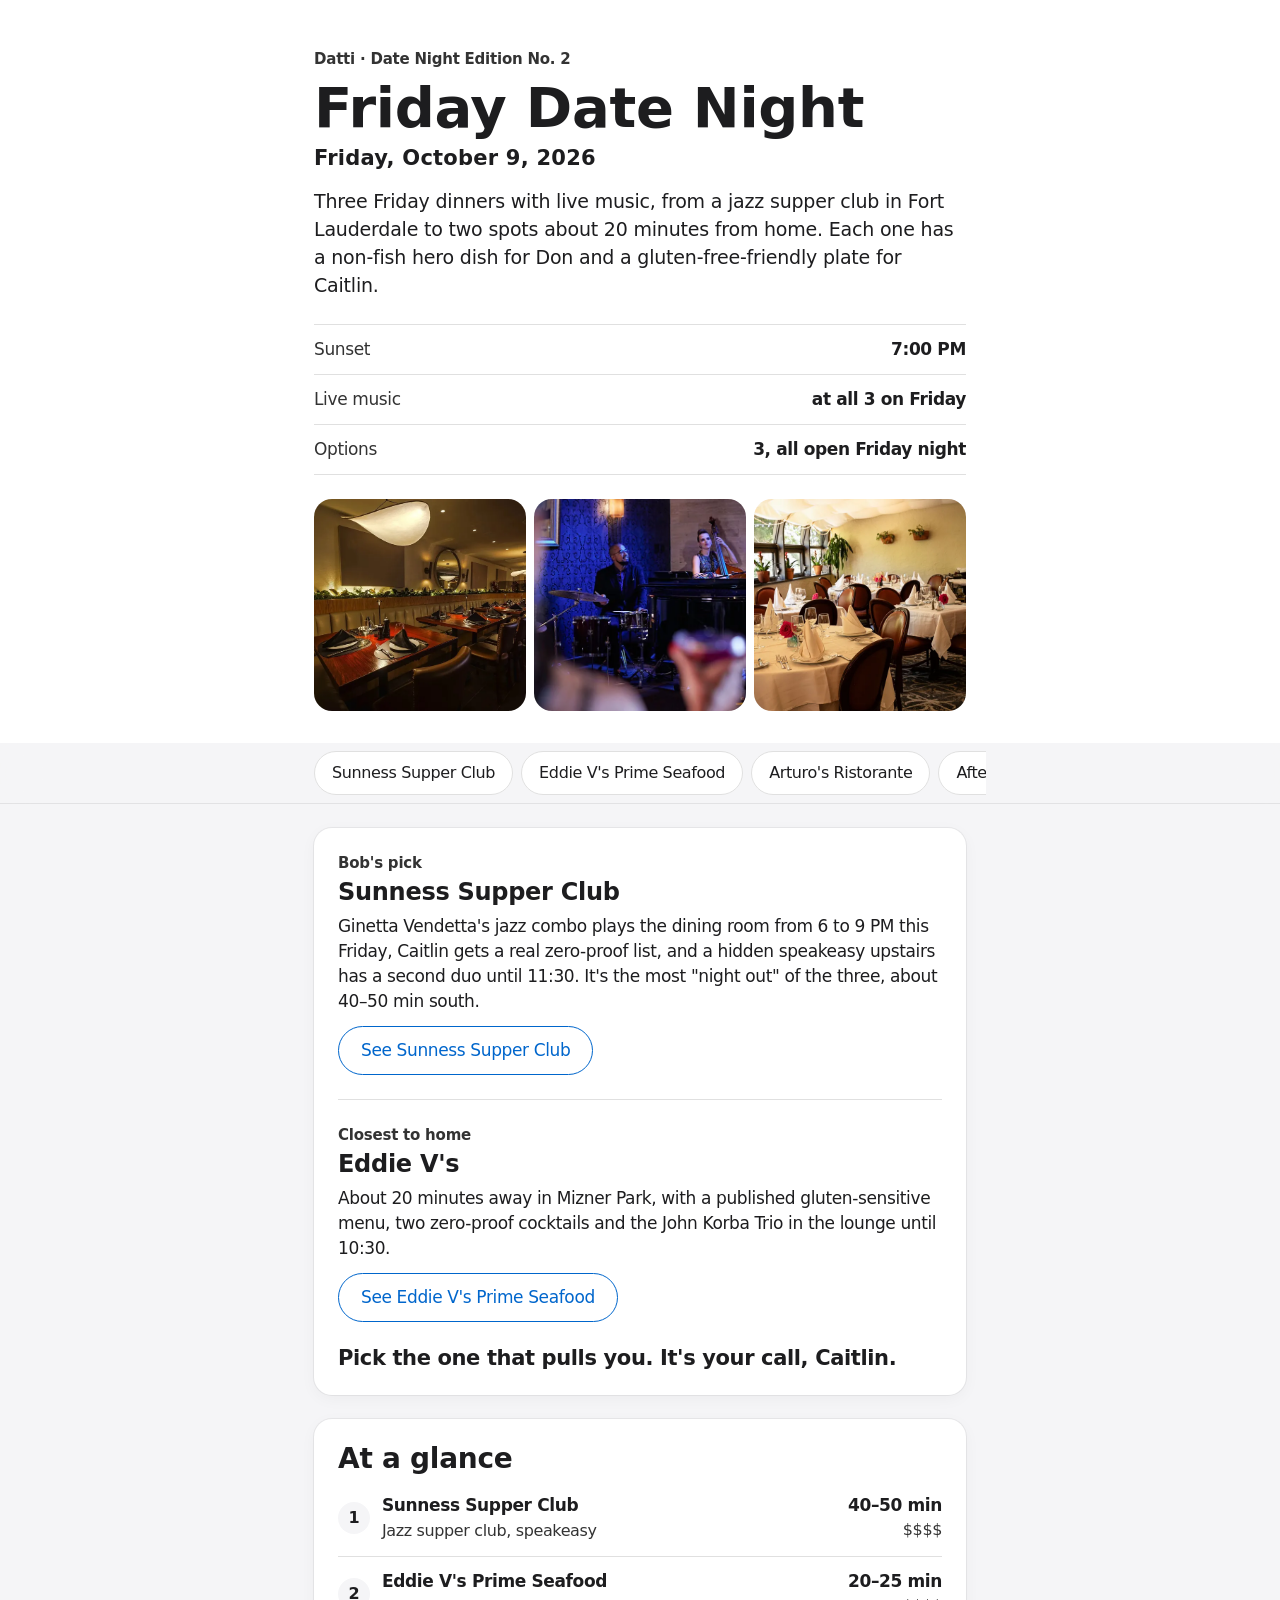
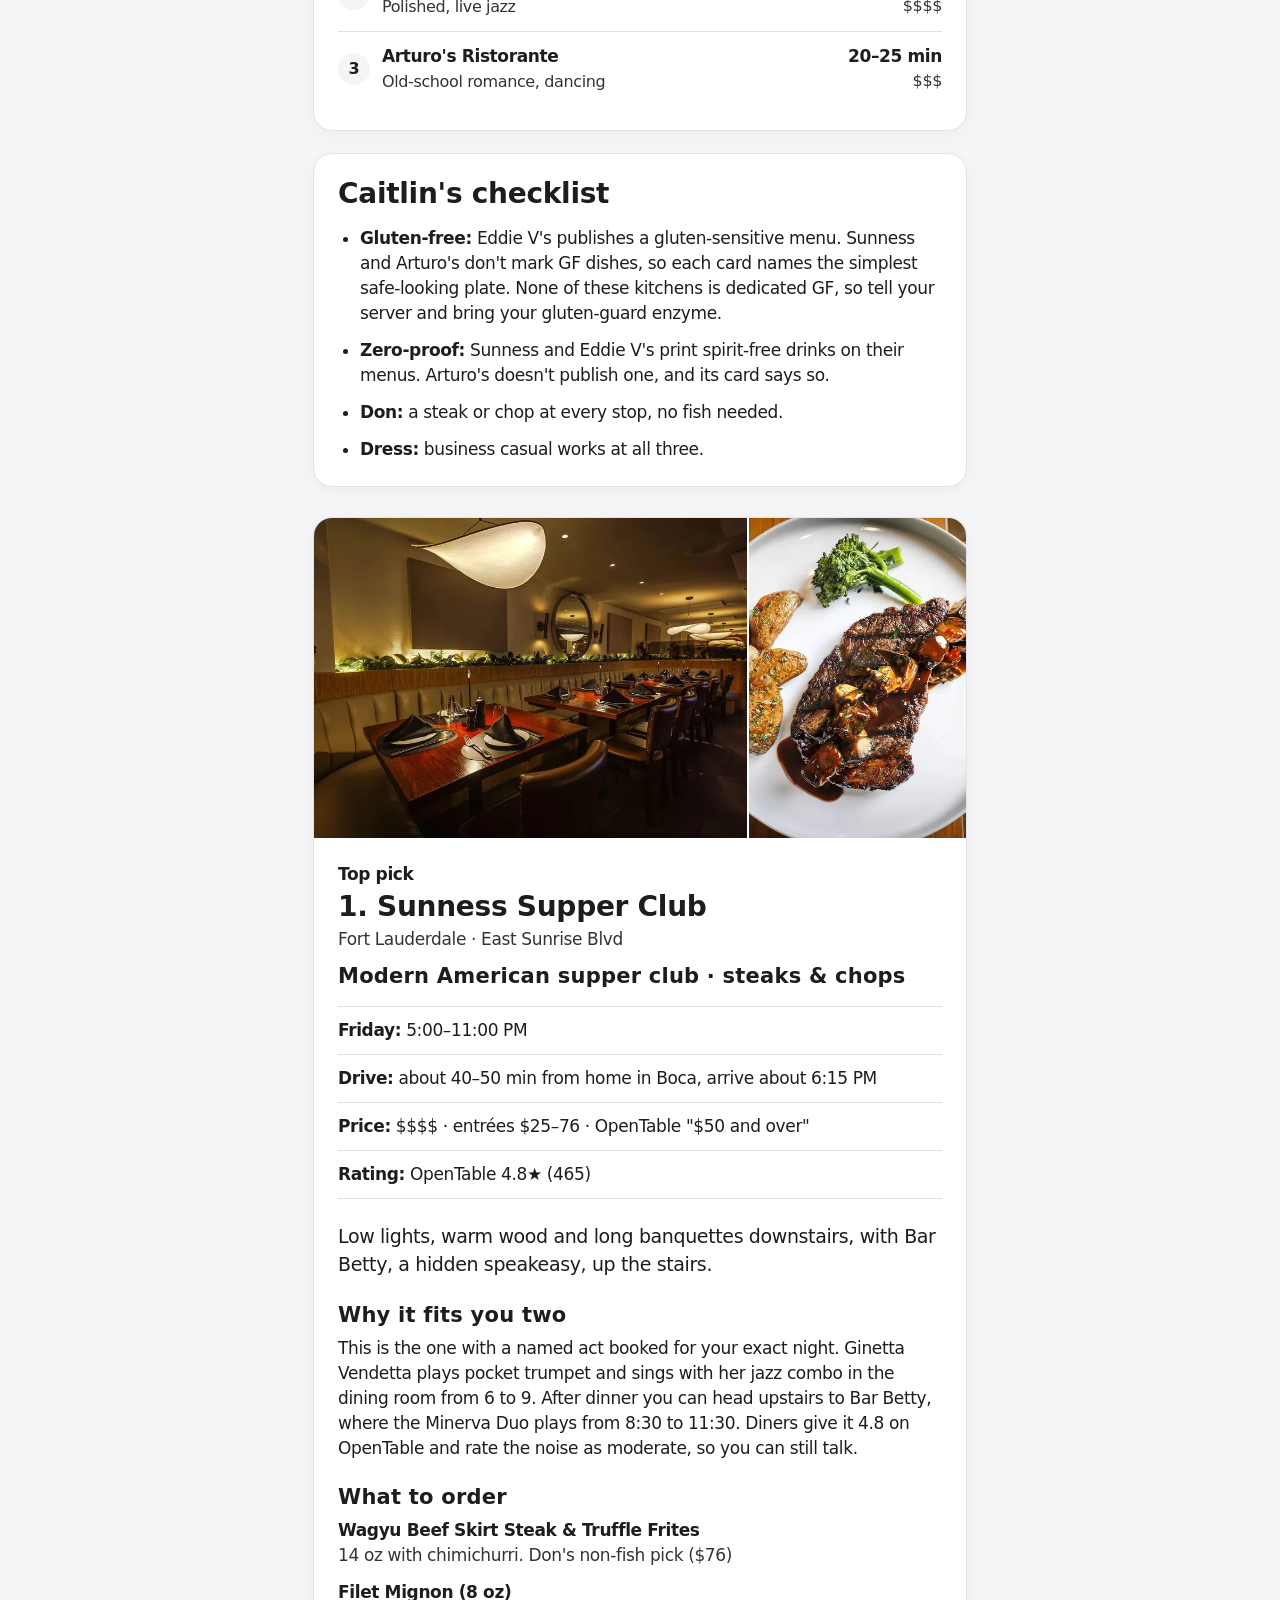
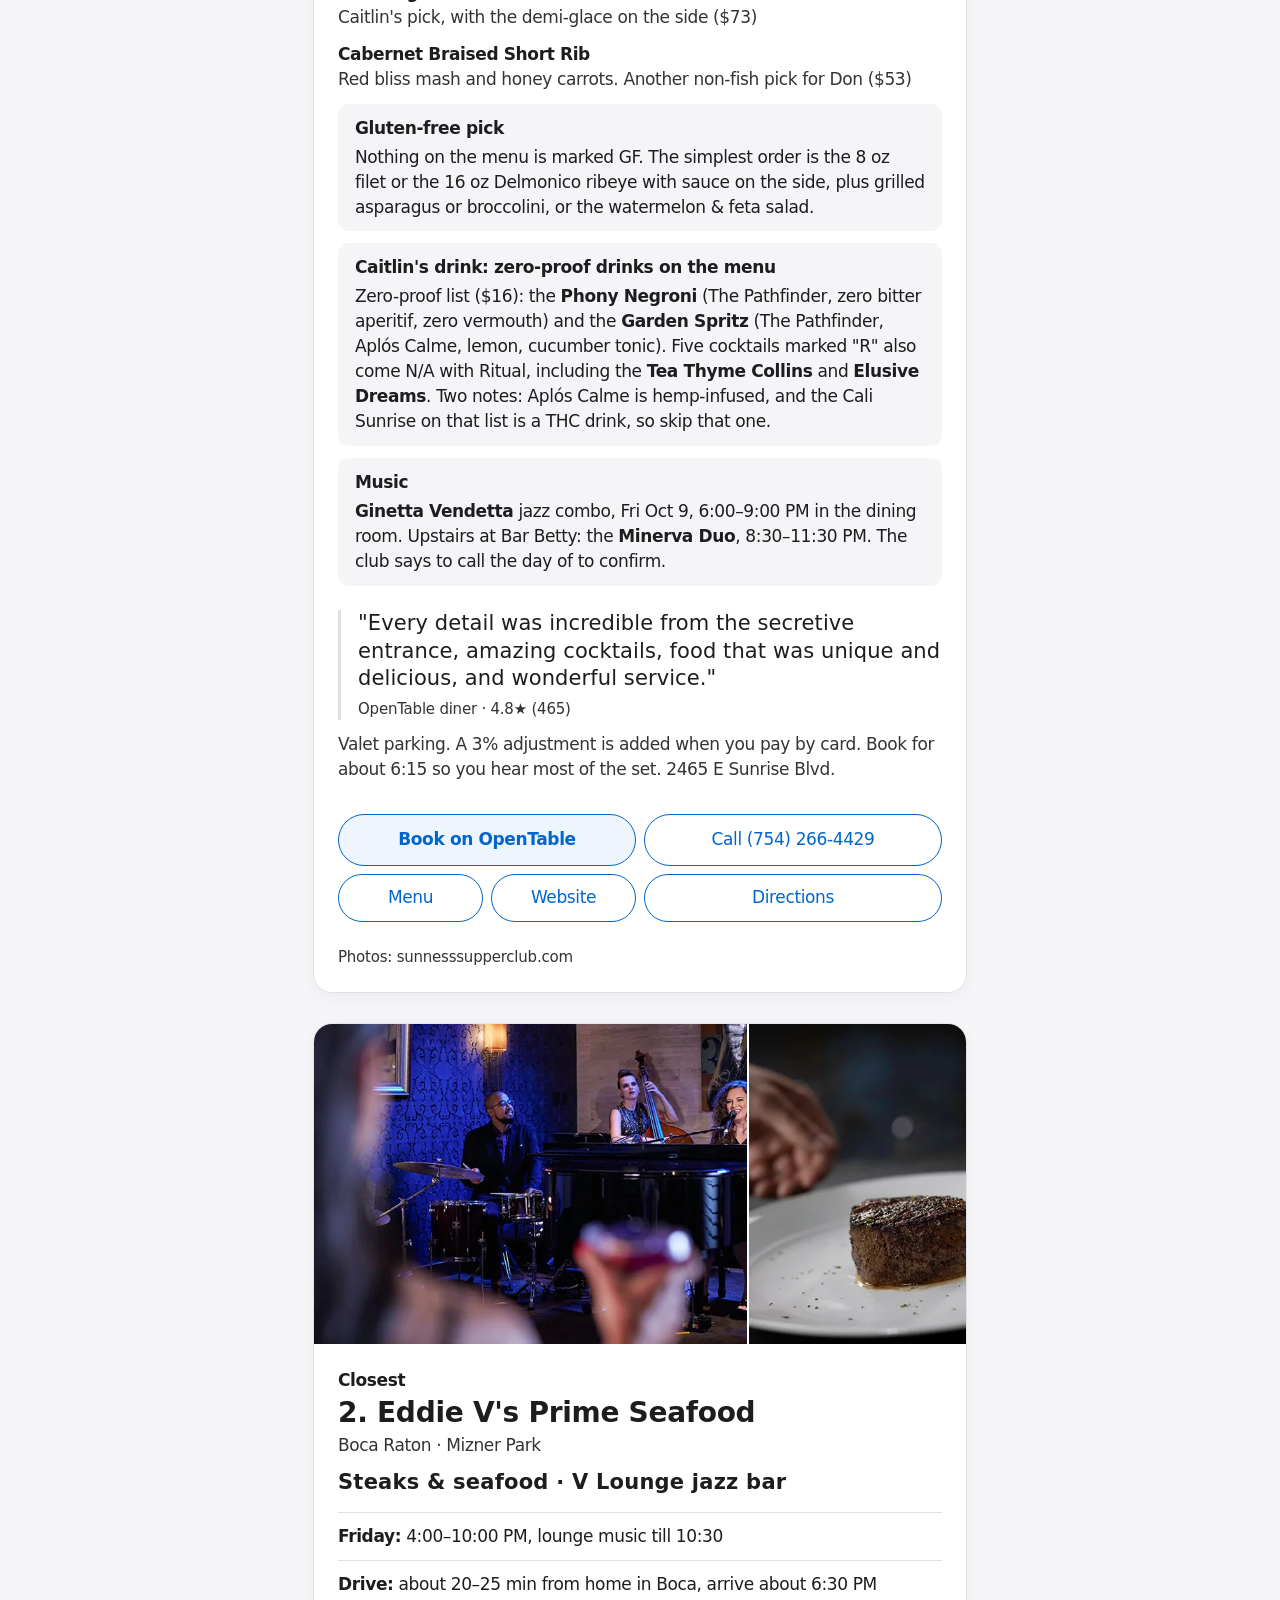
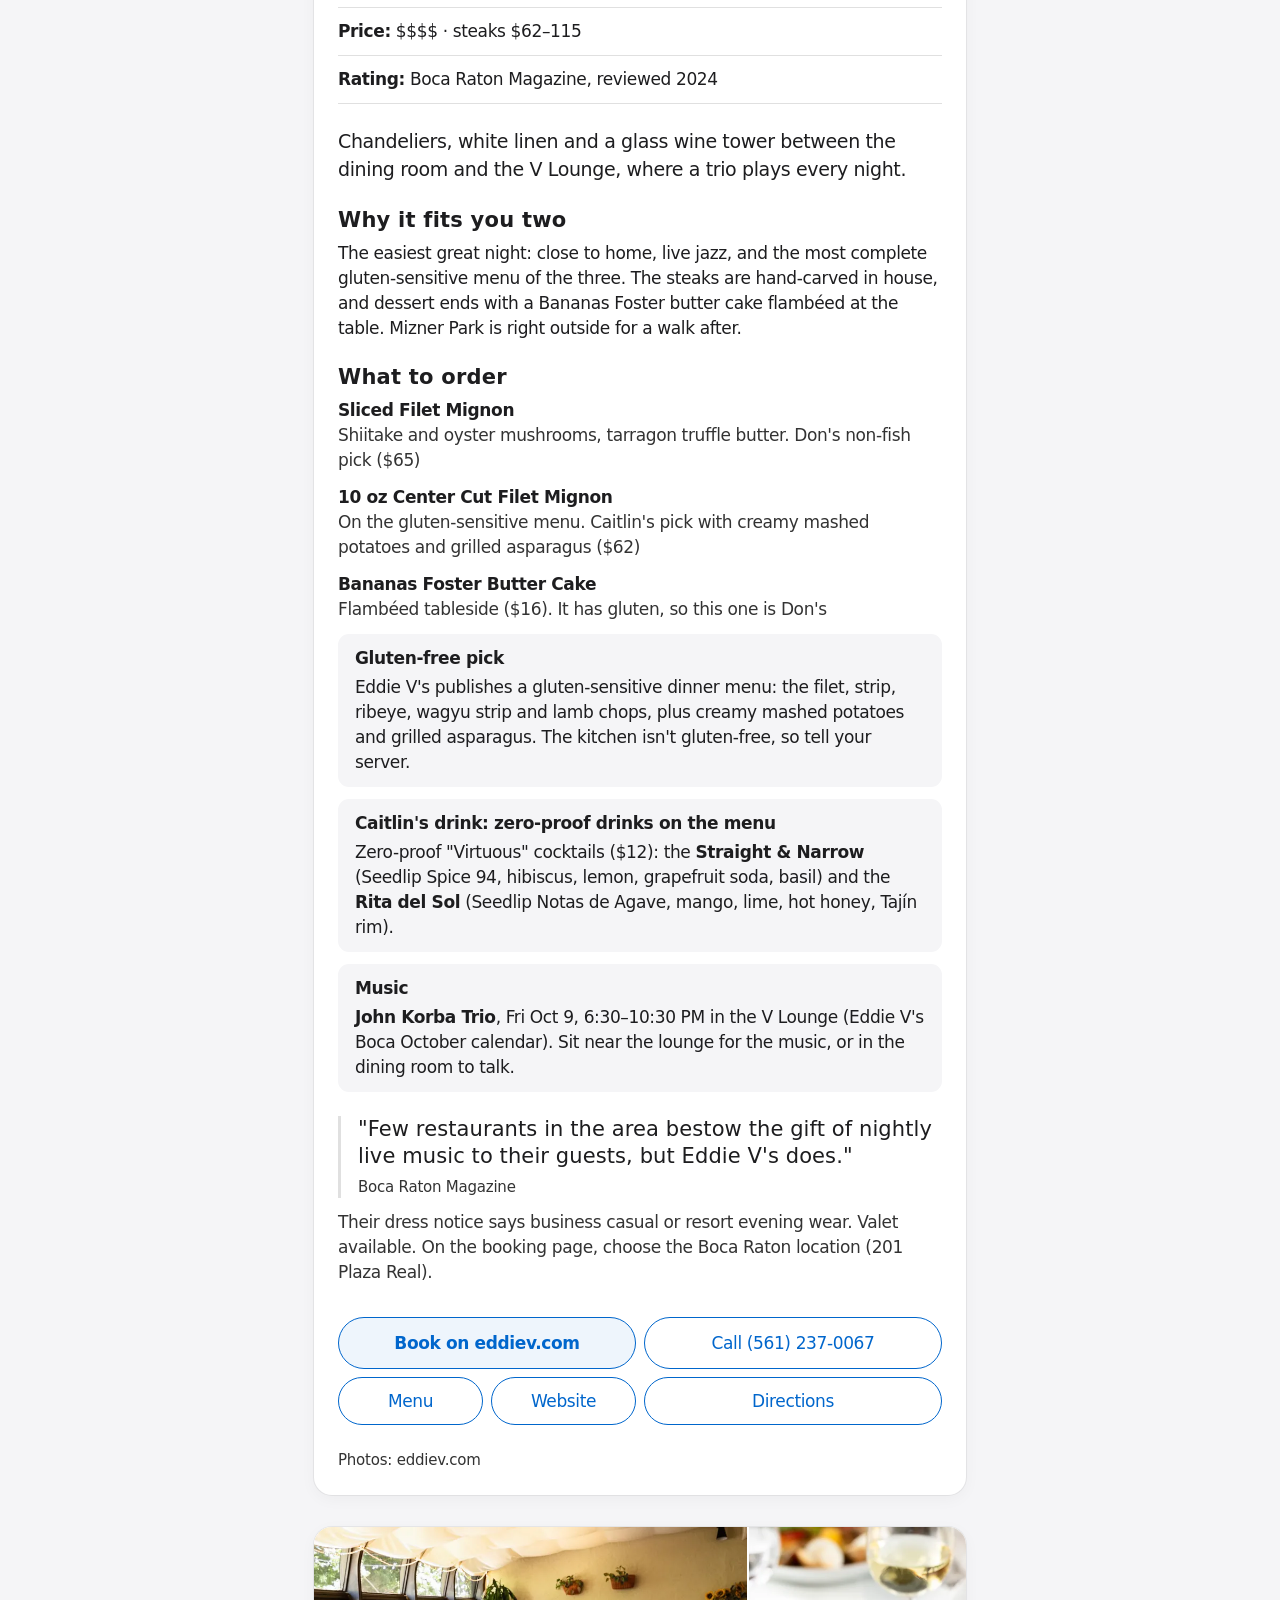
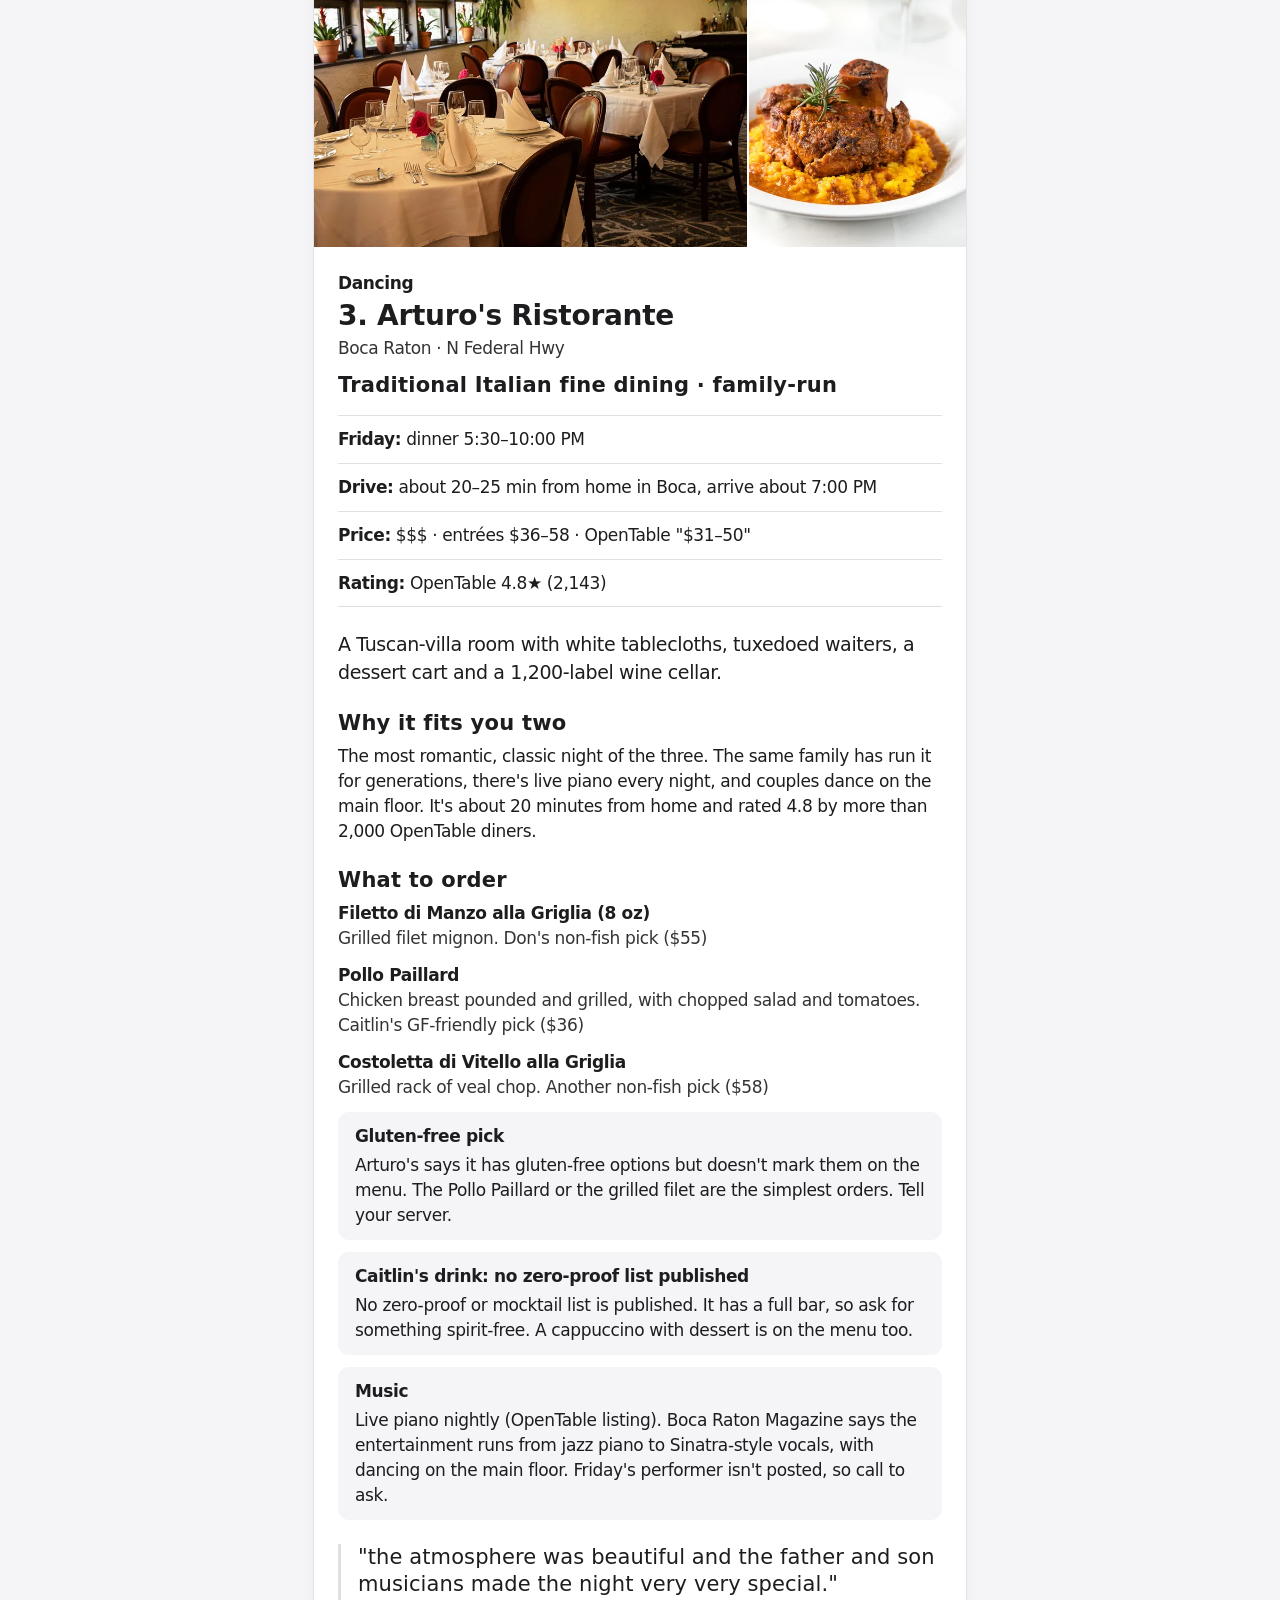
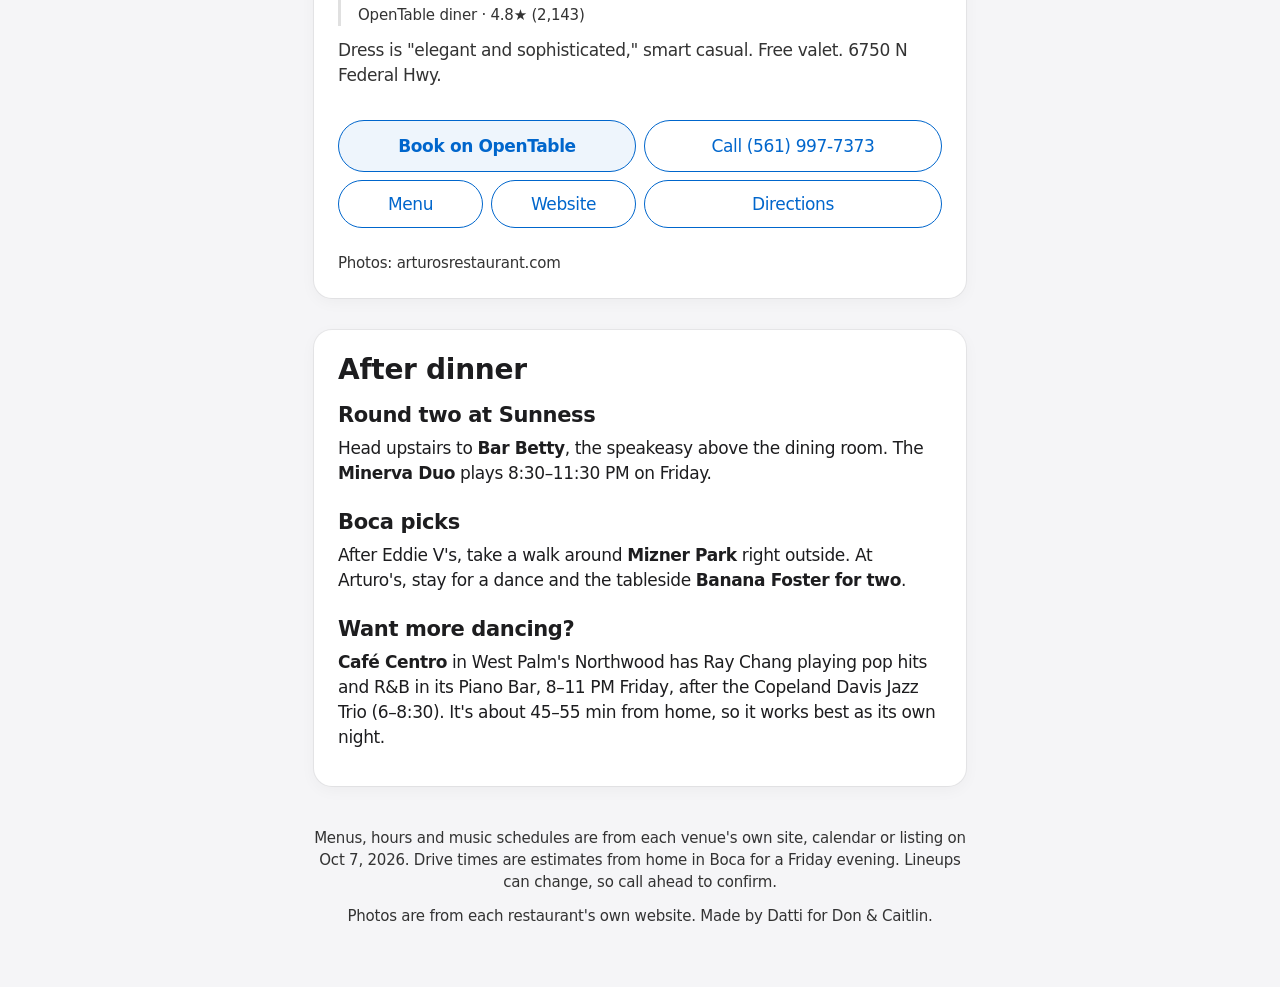
<file: 2026-10-09/index.html>
<!doctype html>
<html lang="en">
<head>
<meta charset="utf-8">
<meta name="viewport" content="width=device-width, initial-scale=1, viewport-fit=cover">
<meta name="robots" content="noindex, nofollow">
<meta name="theme-color" content="#f5f5f7">
<meta name="color-scheme" content="light">
<title>Friday Date Night, Oct 9 · Datti</title>
<meta name="description" content="3 dinner options for Friday, October 9, 2026. Menus, booking and tap-to-call for each.">
<meta property="og:type" content="website">
<meta property="og:title" content="Friday Date Night, Oct 9">
<meta property="og:description" content="3 dinner options for Friday, October 9, 2026. Menus, booking and tap-to-call for each.">
<meta property="og:url" content="https://dfrench222.github.io/date-night/2026-10-09/">
<meta property="og:image" content="https://dfrench222.github.io/date-night/photos/og-2026-10-09.jpg">
<meta property="og:image:width" content="1200">
<meta property="og:image:height" content="630">
<meta name="twitter:card" content="summary_large_image">
<meta name="twitter:title" content="Friday Date Night, Oct 9">
<meta name="twitter:description" content="3 dinner options for Friday, October 9, 2026. Menus, booking and tap-to-call for each.">
<meta name="twitter:image" content="https://dfrench222.github.io/date-night/photos/og-2026-10-09.jpg">
<link rel="icon" type="image/svg+xml" href="../favicon.svg">
<style>/* v3 — follows design/DESIGN.md (getdesign.md "apple" package), adapted:
   dark text on light only (no white-on-color), body 17px, min 15px, 44px+ targets. */
:root{
  /* colors (DESIGN.md colors.*) */
  --primary:#0066cc; --primary-focus:#0071e3; --primary-wash:#eef5fc;
  --ink:#1d1d1f; --ink-muted-80:#333333; --hairline:#e0e0e0; --divider-soft:#f0f0f0;
  --canvas:#ffffff; --parchment:#f5f5f7; --pearl:#fafafc;
  /* type */
  --display:"SF Pro Display",system-ui,-apple-system,BlinkMacSystemFont,"Helvetica Neue",Arial,sans-serif;
  --text:"SF Pro Text",system-ui,-apple-system,BlinkMacSystemFont,"Helvetica Neue",Arial,sans-serif;
  /* spacing (8px base) */
  --xxs:4px; --xs:8px; --sm:12px; --md:17px; --lg:24px; --xl:32px; --xxl:48px;
  /* shape */
  --r-sm:8px; --r-md:11px; --r-lg:18px; --pill:9999px;
  /* elevation: hairline ring + a whisper shadow (Don asked for soft shadows; DESIGN.md allows none on cards) */
  --card-shadow:0 0 0 1px rgba(0,0,0,.06),0 4px 16px rgba(0,0,0,.04);
}
*{box-sizing:border-box}
html{-webkit-text-size-adjust:100%;scroll-behavior:smooth;scroll-padding-top:72px}
body{margin:0;font-family:var(--text);color:var(--ink);background:var(--parchment);font-size:17px;line-height:1.47;letter-spacing:-.374px;-webkit-font-smoothing:antialiased}
a{color:var(--primary)}
img{display:block;max-width:100%}
h1,h2,h3{margin:0;font-family:var(--display);font-weight:600;color:var(--ink)}
p{margin:0 0 var(--sm)}
b,strong{font-weight:600}
.wrap{max-width:692px;margin:0 auto;padding:0 20px}
/* hero = product-tile-light */
.hero{background:var(--canvas);padding:var(--xxl) 0 var(--xl)}
.eyebrow{font-size:15px;font-weight:600;letter-spacing:-.224px;color:var(--ink-muted-80);margin-bottom:var(--xs)}
.hero h1{font-size:34px;line-height:1.1;letter-spacing:-.374px}
.hero .date{font-family:var(--display);font-size:21px;font-weight:600;line-height:1.19;letter-spacing:.231px;margin:var(--xs) 0 var(--md)}
.lede{font-size:19px;line-height:1.47;letter-spacing:-.2px}
.keyfacts{list-style:none;margin:var(--lg) 0;padding:0}
.keyfacts li{display:flex;justify-content:space-between;gap:var(--md);padding:var(--sm) 0;border-top:1px solid var(--hairline)}
.keyfacts li:last-child{border-bottom:1px solid var(--hairline)}
.keyfacts span{color:var(--ink-muted-80)}
.keyfacts b{text-align:right}
.mosaic{display:grid;grid-template-columns:repeat(3,1fr);gap:var(--xs)}
.mosaic a{aspect-ratio:1;border-radius:var(--r-lg);overflow:hidden;background:var(--parchment)}
.mosaic img{width:100%;height:100%;object-fit:cover}
/* sub-nav-frosted with configurator-option-chip links */
.jump{position:sticky;top:0;z-index:10;background:rgba(245,245,247,.8);backdrop-filter:saturate(180%) blur(20px);-webkit-backdrop-filter:saturate(180%) blur(20px);border-bottom:1px solid rgba(0,0,0,.08)}
.jump-in{max-width:692px;margin:0 auto;display:flex;gap:var(--xs);overflow-x:auto;padding:var(--xs) 20px;scrollbar-width:none}
.jump-in::-webkit-scrollbar{display:none}
.jump a{flex:0 0 auto;text-decoration:none;min-height:44px;display:flex;align-items:center;padding:0 var(--md);border-radius:var(--pill);background:var(--canvas);border:1px solid var(--hairline);color:var(--ink);font-size:16px;white-space:nowrap}
/* panels = store-utility-card */
main{padding:var(--xs) 0 var(--lg)}
.panel{background:var(--canvas);border-radius:var(--r-lg);box-shadow:var(--card-shadow);padding:var(--lg);margin:var(--lg) 0}
.h2{font-size:28px;line-height:1.14;letter-spacing:-.28px;margin-bottom:var(--md)}
.pick .row{padding:0 0 var(--lg)}
.pick .row + .row{border-top:1px solid var(--hairline);padding-top:var(--lg)}
.pick .kicker{font-size:15px;font-weight:600;color:var(--ink-muted-80);letter-spacing:-.224px;margin-bottom:var(--xxs)}
.pick h3{font-size:24px;line-height:1.17;letter-spacing:-.28px;margin-bottom:var(--xs)}
.pick .closer{font-family:var(--display);font-size:21px;font-weight:600;line-height:1.19;margin:0}
/* button-secondary-pill (ghost pill in Action Blue) */
.go{display:inline-flex;align-items:center;min-height:44px;padding:11px 22px;border-radius:var(--pill);border:1px solid var(--primary);color:var(--primary);background:var(--canvas);font-size:17px;text-decoration:none}
.glance a{display:flex;gap:var(--sm);align-items:center;text-decoration:none;color:var(--ink);padding:var(--sm) 0;border-top:1px solid var(--hairline);min-height:64px}
.glance a:first-child{border-top:0;padding-top:0}
.glance .num{flex:0 0 32px;height:32px;border-radius:50%;background:var(--parchment);display:flex;align-items:center;justify-content:center;font-weight:600;font-size:16px}
.glance .t{flex:1;min-width:0}
.glance .t b{display:block;font-size:17px}
.glance .t span{font-size:16px;color:var(--ink-muted-80)}
.glance .r{text-align:right;font-size:16px;color:var(--ink-muted-80);white-space:nowrap}
.glance .r b{display:block;color:var(--ink);font-size:17px}
.check ul{margin:0;padding-left:22px}.check li{margin:0 0 var(--sm)}.check li:last-child{margin:0}
/* restaurant cards */
.card{background:var(--canvas);border-radius:var(--r-lg);overflow:hidden;margin:var(--xl) 0;box-shadow:var(--card-shadow)}
.photos{display:grid;gap:2px;background:var(--canvas)}
.photos.n2{grid-template-columns:2fr 1fr}
.photos img{width:100%;height:220px;object-fit:cover}
.card-body{padding:var(--lg) var(--lg) var(--xs)}
.badge{font-family:var(--display);font-size:17px;font-weight:600;color:var(--ink);margin-bottom:var(--xxs)}
.card h2{font-size:28px;line-height:1.14;letter-spacing:-.28px}
.area{color:var(--ink-muted-80);margin:var(--xxs) 0 0}
.cuisine{font-family:var(--display);font-size:21px;font-weight:600;line-height:1.19;letter-spacing:.231px;margin:var(--sm) 0 var(--md)}
.facts{list-style:none;margin:0 0 var(--lg);padding:0}
.facts li{padding:var(--sm) 0;border-top:1px solid var(--hairline);line-height:1.35}
.facts li:last-child{border-bottom:1px solid var(--hairline)}
.vibe{font-size:19px;line-height:1.47;margin:0 0 var(--md)}
.lbl{font-size:21px;line-height:1.19;letter-spacing:.231px;margin:var(--lg) 0 var(--xs)}
.dish{margin:0 0 var(--sm)}
.dish b{display:block}
.dish span{color:var(--ink-muted-80)}
.note{border-radius:var(--r-md);padding:var(--sm) var(--md);margin:var(--sm) 0;background:var(--parchment)}
.note .nt{font-weight:600;margin-bottom:var(--xxs)}
.quote{margin:var(--lg) 0 var(--sm);padding:0 0 0 var(--md);border-left:3px solid var(--hairline);font-family:var(--display);font-size:21px;line-height:1.3;letter-spacing:.1px}
.quote small{display:block;font-family:var(--text);font-size:15px;letter-spacing:-.224px;color:var(--ink-muted-80);margin-top:var(--xs)}
.heads{color:var(--ink-muted-80)}
.actions{display:grid;grid-template-columns:1fr 1fr;gap:var(--xs);padding:var(--sm) var(--lg) var(--lg)}
.btn{display:flex;align-items:center;justify-content:center;text-align:center;min-height:48px;padding:11px 22px;border-radius:var(--pill);text-decoration:none;font-size:17px;line-height:1.2;border:1px solid var(--primary);color:var(--primary);background:var(--canvas);transition:transform .1s}
.btn.primary{grid-column:1/-1;background:var(--primary-wash);font-weight:600;min-height:52px}
.btn.full{grid-column:1/-1}
.btn:active,.go:active{transform:scale(.95)}
.btn:focus-visible,.go:focus-visible,.jump a:focus-visible,.glance a:focus-visible{outline:2px solid var(--primary-focus);outline-offset:2px}
.credit{font-size:15px;letter-spacing:-.224px;color:var(--ink-muted-80);padding:0 var(--lg) var(--lg);margin:0}
#after h3{font-size:21px;line-height:1.19;margin:var(--lg) 0 var(--xs)}
#after h3:first-of-type{margin-top:0}
.foot{font-size:15px;letter-spacing:-.224px;color:var(--ink-muted-80);padding:var(--md) 0 var(--xxl);text-align:center}
@media (min-width:641px){
  .hero h1{font-size:48px;line-height:1.07;letter-spacing:-.28px}
  .photos img{height:320px}
  .actions{grid-template-columns:repeat(4,1fr)}
  .btn.primary,.btn.full{grid-column:span 2}
}
@media (min-width:1069px){.hero h1{font-size:56px}}
@media (prefers-reduced-motion:reduce){html{scroll-behavior:auto}.btn,.go{transition:none}.btn:active,.go:active{transform:none}}
</style>
</head>
<body>
<header class="hero">
  <div class="wrap">
    <div class="eyebrow">Datti · Date Night Edition No. 2</div>
    <h1>Friday Date Night</h1>
    <div class="date">Friday, October 9, 2026</div>
    <p class="lede">Three Friday dinners with live music, from a jazz supper club in Fort Lauderdale to two spots about 20 minutes from home. Each one has a non-fish hero dish for Don and a gluten-free-friendly plate for Caitlin.</p>
    <ul class="keyfacts"><li><span>Sunset</span><b>7:00 PM</b></li><li><span>Live music</span><b>at all 3 on Friday</b></li><li><span>Options</span><b>3, all open Friday night</b></li></ul>
    <div class="mosaic"><a href="#sunness" aria-label="Sunness Supper Club"><img src="../photos/sun1.webp" alt="Sunness Supper Club"></a><a href="#eddiev" aria-label="Eddie V&#x27;s Prime Seafood"><img src="../photos/ev1.webp" alt="Eddie V&#x27;s Prime Seafood"></a><a href="#arturos" aria-label="Arturo&#x27;s Ristorante"><img src="../photos/art1.webp" alt="Arturo&#x27;s Ristorante"></a></div>
  </div>
</header>
<nav class="jump" aria-label="Jump to a restaurant"><div class="jump-in"><a href="#sunness">Sunness Supper Club</a><a href="#eddiev">Eddie V&#x27;s Prime Seafood</a><a href="#arturos">Arturo&#x27;s Ristorante</a><a href="#after">After dinner</a></div></nav>
<main class="wrap">
  <section class="panel pick" aria-label="Our picks"><div class="row"><div class="kicker">Bob&#x27;s pick</div><h3>Sunness Supper Club</h3><p>Ginetta Vendetta&#x27;s jazz combo plays the dining room from 6 to 9 PM this Friday, Caitlin gets a real zero-proof list, and a hidden speakeasy upstairs has a second duo until 11:30. It&#x27;s the most &quot;night out&quot; of the three, about 40–50 min south.</p><a class="go" href="#sunness">See Sunness Supper Club</a></div><div class="row"><div class="kicker">Closest to home</div><h3>Eddie V&#x27;s</h3><p>About 20 minutes away in Mizner Park, with a published gluten-sensitive menu, two zero-proof cocktails and the John Korba Trio in the lounge until 10:30.</p><a class="go" href="#eddiev">See Eddie V&#x27;s Prime Seafood</a></div><p class="closer">Pick the one that pulls you. It&#x27;s your call, Caitlin.</p></section>
  <section class="panel" aria-labelledby="glance-h">
    <h2 class="h2" id="glance-h">At a glance</h2>
    <div class="glance"><a href="#sunness"><span class="num">1</span><span class="t"><b>Sunness Supper Club</b><span>Jazz supper club, speakeasy</span></span><span class="r"><b>40–50 min</b>$$$$</span></a><a href="#eddiev"><span class="num">2</span><span class="t"><b>Eddie V&#x27;s Prime Seafood</b><span>Polished, live jazz</span></span><span class="r"><b>20–25 min</b>$$$$</span></a><a href="#arturos"><span class="num">3</span><span class="t"><b>Arturo&#x27;s Ristorante</b><span>Old-school romance, dancing</span></span><span class="r"><b>20–25 min</b>$$$</span></a></div>
  </section>
  <section class="panel check" aria-labelledby="check-h">
    <h2 class="h2" id="check-h">Caitlin's checklist</h2>
    <ul><li><b>Gluten-free:</b> Eddie V's publishes a gluten-sensitive menu. Sunness and Arturo's don't mark GF dishes, so each card names the simplest safe-looking plate. None of these kitchens is dedicated GF, so tell your server and bring your gluten-guard enzyme.</li><li><b>Zero-proof:</b> Sunness and Eddie V's print spirit-free drinks on their menus. Arturo's doesn't publish one, and its card says so.</li><li><b>Don:</b> a steak or chop at every stop, no fish needed.</li><li><b>Dress:</b> business casual works at all three.</li></ul>
  </section>
  <article class="card" id="sunness" aria-labelledby="sunness-h">
  <div class="photos n2"><img src="../photos/sun1.webp" alt="Sunness Supper Club, photo from sunnesssupperclub.com" loading="lazy" decoding="async"><img src="../photos/sun2.webp" alt="Sunness Supper Club, photo from sunnesssupperclub.com" loading="lazy" decoding="async"></div>
  <div class="card-body">
    <div class="badge">Top pick</div>
    <h2 id="sunness-h">1. Sunness Supper Club</h2>
    <p class="area">Fort Lauderdale · East Sunrise Blvd</p>
    <p class="cuisine">Modern American supper club · steaks &amp; chops</p>
    <ul class="facts">
      <li><b>Friday:</b> 5:00–11:00 PM</li>
      <li><b>Drive:</b> about 40–50 min from home in Boca, arrive about 6:15 PM</li>
      <li><b>Price:</b> $$$$ · entrées $25–76 · OpenTable &quot;$50 and over&quot;</li>
      <li><b>Rating:</b> OpenTable 4.8★ (465)</li>
    </ul>
    <p class="vibe">Low lights, warm wood and long banquettes downstairs, with Bar Betty, a hidden speakeasy, up the stairs.</p>
    <h3 class="lbl">Why it fits you two</h3>
    <p>This is the one with a named act booked for your exact night. Ginetta Vendetta plays pocket trumpet and sings with her jazz combo in the dining room from 6 to 9. After dinner you can head upstairs to Bar Betty, where the Minerva Duo plays from 8:30 to 11:30. Diners give it 4.8 on OpenTable and rate the noise as moderate, so you can still talk.</p>
    <h3 class="lbl">What to order</h3>
    <div class="dish"><b>Wagyu Beef Skirt Steak &amp; Truffle Frites</b><span>14 oz with chimichurri. Don&#x27;s non-fish pick ($76)</span></div><div class="dish"><b>Filet Mignon (8 oz)</b><span>Caitlin&#x27;s pick, with the demi-glace on the side ($73)</span></div><div class="dish"><b>Cabernet Braised Short Rib</b><span>Red bliss mash and honey carrots. Another non-fish pick for Don ($53)</span></div>
    <div class="note"><div class="nt">Gluten-free pick</div>Nothing on the menu is marked GF. The simplest order is the 8 oz filet or the 16 oz Delmonico ribeye with sauce on the side, plus grilled asparagus or broccolini, or the watermelon &amp; feta salad.</div>
    <div class="note"><div class="nt">Caitlin's drink: zero-proof drinks on the menu</div>Zero-proof list ($16): the <b>Phony Negroni</b> (The Pathfinder, zero bitter aperitif, zero vermouth) and the <b>Garden Spritz</b> (The Pathfinder, Aplós Calme, lemon, cucumber tonic). Five cocktails marked "R" also come N/A with Ritual, including the <b>Tea Thyme Collins</b> and <b>Elusive Dreams</b>. Two notes: Aplós Calme is hemp-infused, and the Cali Sunrise on that list is a THC drink, so skip that one.</div>
    <div class="note"><div class="nt">Music</div><b>Ginetta Vendetta</b> jazz combo, Fri Oct 9, 6:00–9:00 PM in the dining room. Upstairs at Bar Betty: the <b>Minerva Duo</b>, 8:30–11:30 PM. The club says to call the day of to confirm.</div>
    <blockquote class="quote">&quot;Every detail was incredible from the secretive entrance, amazing cocktails, food that was unique and delicious, and wonderful service.&quot;<small>OpenTable diner · 4.8★ (465)</small></blockquote>
    <p class="heads">Valet parking. A 3% adjustment is added when you pay by card. Book for about 6:15 so you hear most of the set. 2465 E Sunrise Blvd.</p>
  </div>
  <div class="actions">
    <a class="btn primary" href="https://www.opentable.com/r/sunness-supper-club-fort-lauderdale" target="_blank" rel="noopener">Book on OpenTable</a>
    <a class="btn full" href="tel:+17542664429">Call (754) 266-4429</a>
    <a class="btn" href="https://www.sunnesssupperclub.com/menus" target="_blank" rel="noopener">Menu</a><a class="btn" href="https://www.sunnesssupperclub.com/" target="_blank" rel="noopener">Website</a>
    <a class="btn full" href="https://www.google.com/maps/search/?api=1&amp;query=Sunness+Supper+Club+2465+E+Sunrise+Blvd+Fort+Lauderdale+FL" target="_blank" rel="noopener">Directions</a>
  </div>
  <p class="credit">Photos: sunnesssupperclub.com</p>
</article>
<article class="card" id="eddiev" aria-labelledby="eddiev-h">
  <div class="photos n2"><img src="../photos/ev1.webp" alt="Eddie V&#x27;s Prime Seafood, photo from eddiev.com" loading="lazy" decoding="async"><img src="../photos/ev2.webp" alt="Eddie V&#x27;s Prime Seafood, photo from eddiev.com" loading="lazy" decoding="async"></div>
  <div class="card-body">
    <div class="badge">Closest</div>
    <h2 id="eddiev-h">2. Eddie V&#x27;s Prime Seafood</h2>
    <p class="area">Boca Raton · Mizner Park</p>
    <p class="cuisine">Steaks &amp; seafood · V Lounge jazz bar</p>
    <ul class="facts">
      <li><b>Friday:</b> 4:00–10:00 PM, lounge music till 10:30</li>
      <li><b>Drive:</b> about 20–25 min from home in Boca, arrive about 6:30 PM</li>
      <li><b>Price:</b> $$$$ · steaks $62–115</li>
      <li><b>Rating:</b> Boca Raton Magazine, reviewed 2024</li>
    </ul>
    <p class="vibe">Chandeliers, white linen and a glass wine tower between the dining room and the V Lounge, where a trio plays every night.</p>
    <h3 class="lbl">Why it fits you two</h3>
    <p>The easiest great night: close to home, live jazz, and the most complete gluten-sensitive menu of the three. The steaks are hand-carved in house, and dessert ends with a Bananas Foster butter cake flambéed at the table. Mizner Park is right outside for a walk after.</p>
    <h3 class="lbl">What to order</h3>
    <div class="dish"><b>Sliced Filet Mignon</b><span>Shiitake and oyster mushrooms, tarragon truffle butter. Don&#x27;s non-fish pick ($65)</span></div><div class="dish"><b>10 oz Center Cut Filet Mignon</b><span>On the gluten-sensitive menu. Caitlin&#x27;s pick with creamy mashed potatoes and grilled asparagus ($62)</span></div><div class="dish"><b>Bananas Foster Butter Cake</b><span>Flambéed tableside ($16). It has gluten, so this one is Don&#x27;s</span></div>
    <div class="note"><div class="nt">Gluten-free pick</div>Eddie V&#x27;s publishes a gluten-sensitive dinner menu: the filet, strip, ribeye, wagyu strip and lamb chops, plus creamy mashed potatoes and grilled asparagus. The kitchen isn&#x27;t gluten-free, so tell your server.</div>
    <div class="note"><div class="nt">Caitlin's drink: zero-proof drinks on the menu</div>Zero-proof "Virtuous" cocktails ($12): the <b>Straight &amp; Narrow</b> (Seedlip Spice 94, hibiscus, lemon, grapefruit soda, basil) and the <b>Rita del Sol</b> (Seedlip Notas de Agave, mango, lime, hot honey, Tajín rim).</div>
    <div class="note"><div class="nt">Music</div><b>John Korba Trio</b>, Fri Oct 9, 6:30–10:30 PM in the V Lounge (Eddie V's Boca October calendar). Sit near the lounge for the music, or in the dining room to talk.</div>
    <blockquote class="quote">&quot;Few restaurants in the area bestow the gift of nightly live music to their guests, but Eddie V&#x27;s does.&quot;<small>Boca Raton Magazine</small></blockquote>
    <p class="heads">Their dress notice says business casual or resort evening wear. Valet available. On the booking page, choose the Boca Raton location (201 Plaza Real).</p>
  </div>
  <div class="actions">
    <a class="btn primary" href="https://www.eddiev.com/reservations" target="_blank" rel="noopener">Book on eddiev.com</a>
    <a class="btn full" href="tel:+15612370067">Call (561) 237-0067</a>
    <a class="btn" href="https://www.eddiev.com/menu/dinner" target="_blank" rel="noopener">Menu</a><a class="btn" href="https://www.eddiev.com/locations/fl/boca-raton/boca-raton/8534" target="_blank" rel="noopener">Website</a>
    <a class="btn full" href="https://www.google.com/maps/search/?api=1&amp;query=Eddie+V%27s+201+Plaza+Real+Boca+Raton+FL" target="_blank" rel="noopener">Directions</a>
  </div>
  <p class="credit">Photos: eddiev.com</p>
</article>
<article class="card" id="arturos" aria-labelledby="arturos-h">
  <div class="photos n2"><img src="../photos/art1.webp" alt="Arturo&#x27;s Ristorante, photo from arturosrestaurant.com" loading="lazy" decoding="async"><img src="../photos/art2.webp" alt="Arturo&#x27;s Ristorante, photo from arturosrestaurant.com" loading="lazy" decoding="async"></div>
  <div class="card-body">
    <div class="badge">Dancing</div>
    <h2 id="arturos-h">3. Arturo&#x27;s Ristorante</h2>
    <p class="area">Boca Raton · N Federal Hwy</p>
    <p class="cuisine">Traditional Italian fine dining · family-run</p>
    <ul class="facts">
      <li><b>Friday:</b> dinner 5:30–10:00 PM</li>
      <li><b>Drive:</b> about 20–25 min from home in Boca, arrive about 7:00 PM</li>
      <li><b>Price:</b> $$$ · entrées $36–58 · OpenTable &quot;$31–50&quot;</li>
      <li><b>Rating:</b> OpenTable 4.8★ (2,143)</li>
    </ul>
    <p class="vibe">A Tuscan-villa room with white tablecloths, tuxedoed waiters, a dessert cart and a 1,200-label wine cellar.</p>
    <h3 class="lbl">Why it fits you two</h3>
    <p>The most romantic, classic night of the three. The same family has run it for generations, there&#x27;s live piano every night, and couples dance on the main floor. It&#x27;s about 20 minutes from home and rated 4.8 by more than 2,000 OpenTable diners.</p>
    <h3 class="lbl">What to order</h3>
    <div class="dish"><b>Filetto di Manzo alla Griglia (8 oz)</b><span>Grilled filet mignon. Don&#x27;s non-fish pick ($55)</span></div><div class="dish"><b>Pollo Paillard</b><span>Chicken breast pounded and grilled, with chopped salad and tomatoes. Caitlin&#x27;s GF-friendly pick ($36)</span></div><div class="dish"><b>Costoletta di Vitello alla Griglia</b><span>Grilled rack of veal chop. Another non-fish pick ($58)</span></div>
    <div class="note"><div class="nt">Gluten-free pick</div>Arturo&#x27;s says it has gluten-free options but doesn&#x27;t mark them on the menu. The Pollo Paillard or the grilled filet are the simplest orders. Tell your server.</div>
    <div class="note"><div class="nt">Caitlin's drink: no zero-proof list published</div>No zero-proof or mocktail list is published. It has a full bar, so ask for something spirit-free. A cappuccino with dessert is on the menu too.</div>
    <div class="note"><div class="nt">Music</div>Live piano nightly (OpenTable listing). Boca Raton Magazine says the entertainment runs from jazz piano to Sinatra-style vocals, with dancing on the main floor. Friday's performer isn't posted, so call to ask.</div>
    <blockquote class="quote">&quot;the atmosphere was beautiful and the father and son musicians made the night very very special.&quot;<small>OpenTable diner · 4.8★ (2,143)</small></blockquote>
    <p class="heads">Dress is &quot;elegant and sophisticated,&quot; smart casual. Free valet. 6750 N Federal Hwy.</p>
  </div>
  <div class="actions">
    <a class="btn primary" href="https://www.opentable.com/arturos-ristorante" target="_blank" rel="noopener">Book on OpenTable</a>
    <a class="btn full" href="tel:+15619977373">Call (561) 997-7373</a>
    <a class="btn" href="https://arturosrestaurant.com/dinner-menu/" target="_blank" rel="noopener">Menu</a><a class="btn" href="https://arturosrestaurant.com/" target="_blank" rel="noopener">Website</a>
    <a class="btn full" href="https://www.google.com/maps/search/?api=1&amp;query=Arturo%27s+Ristorante+6750+N+Federal+Hwy+Boca+Raton+FL" target="_blank" rel="noopener">Directions</a>
  </div>
  <p class="credit">Photos: arturosrestaurant.com</p>
</article>

  <section class="panel" id="after" aria-labelledby="after-h">
    <h2 class="h2" id="after-h">After dinner</h2>
    <h3>Round two at Sunness</h3><p>Head upstairs to <b>Bar Betty</b>, the speakeasy above the dining room. The <b>Minerva Duo</b> plays 8:30–11:30 PM on Friday.</p><h3>Boca picks</h3><p>After Eddie V's, take a walk around <b>Mizner Park</b> right outside. At Arturo's, stay for a dance and the tableside <b>Banana Foster for two</b>.</p><h3>Want more dancing?</h3><p><b>Café Centro</b> in West Palm's Northwood has Ray Chang playing pop hits and R&amp;B in its Piano Bar, 8–11 PM Friday, after the Copeland Davis Jazz Trio (6–8:30). It's about 45–55 min from home, so it works best as its own night.</p>
  </section>
  <footer class="foot">
    <p>Menus, hours and music schedules are from each venue&#x27;s own site, calendar or listing on Oct 7, 2026. Drive times are estimates from home in Boca for a Friday evening. Lineups can change, so call ahead to confirm.</p>
    <p>Photos are from each restaurant's own website. Made by Datti for Don &amp; Caitlin.</p>
  </footer>
</main>
</body>
</html>
</file>
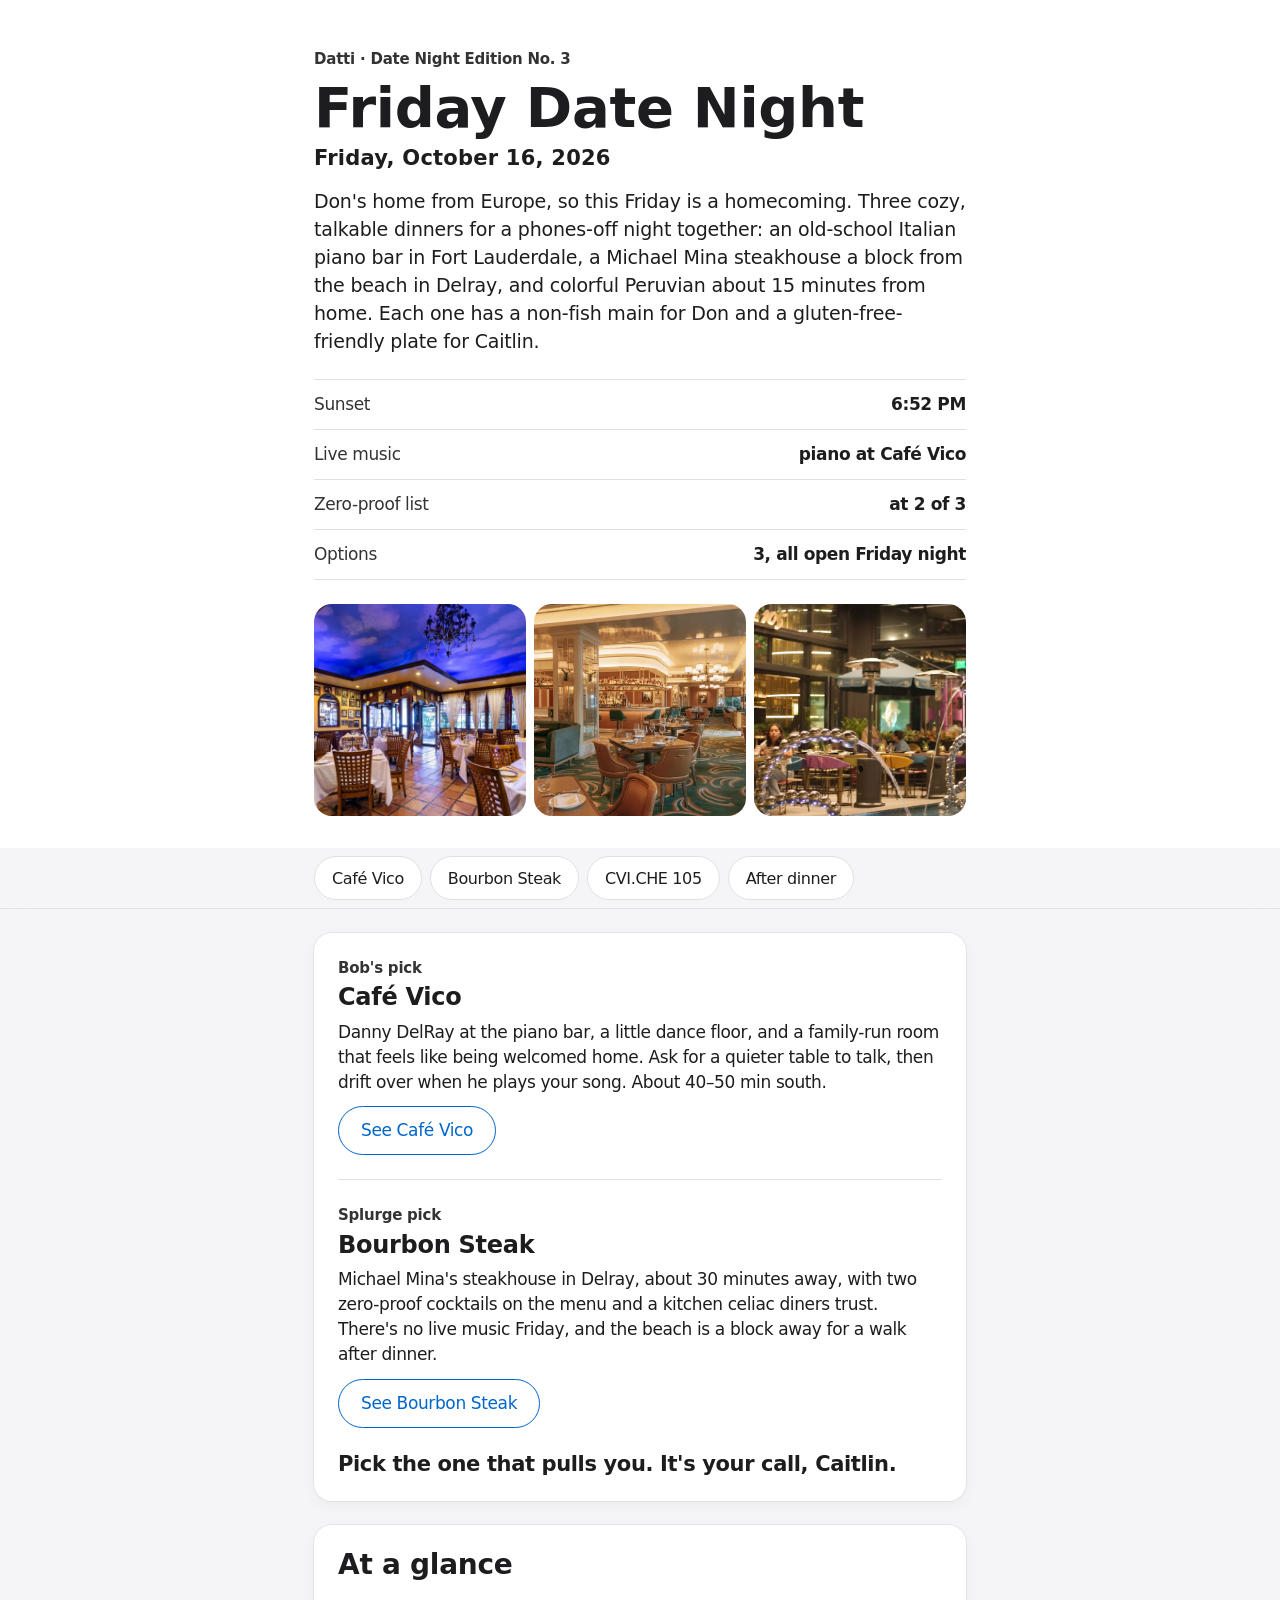
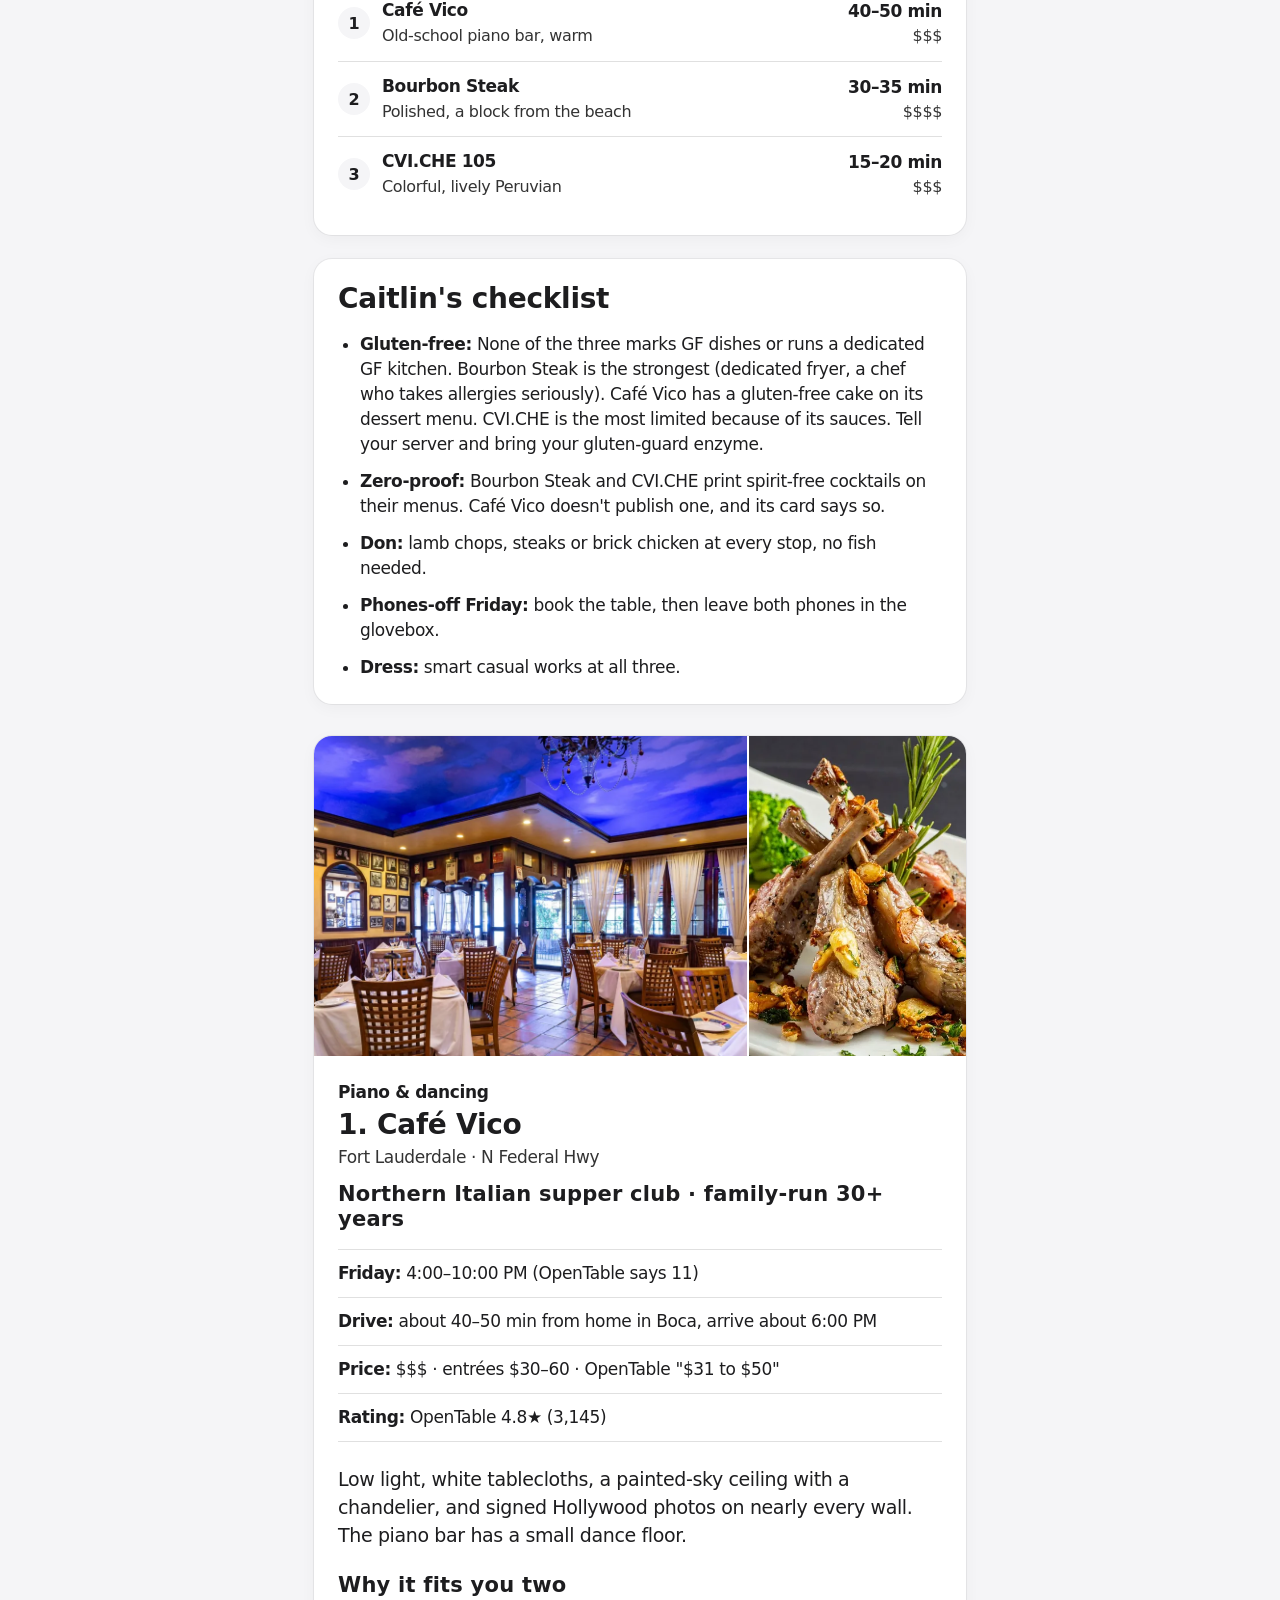
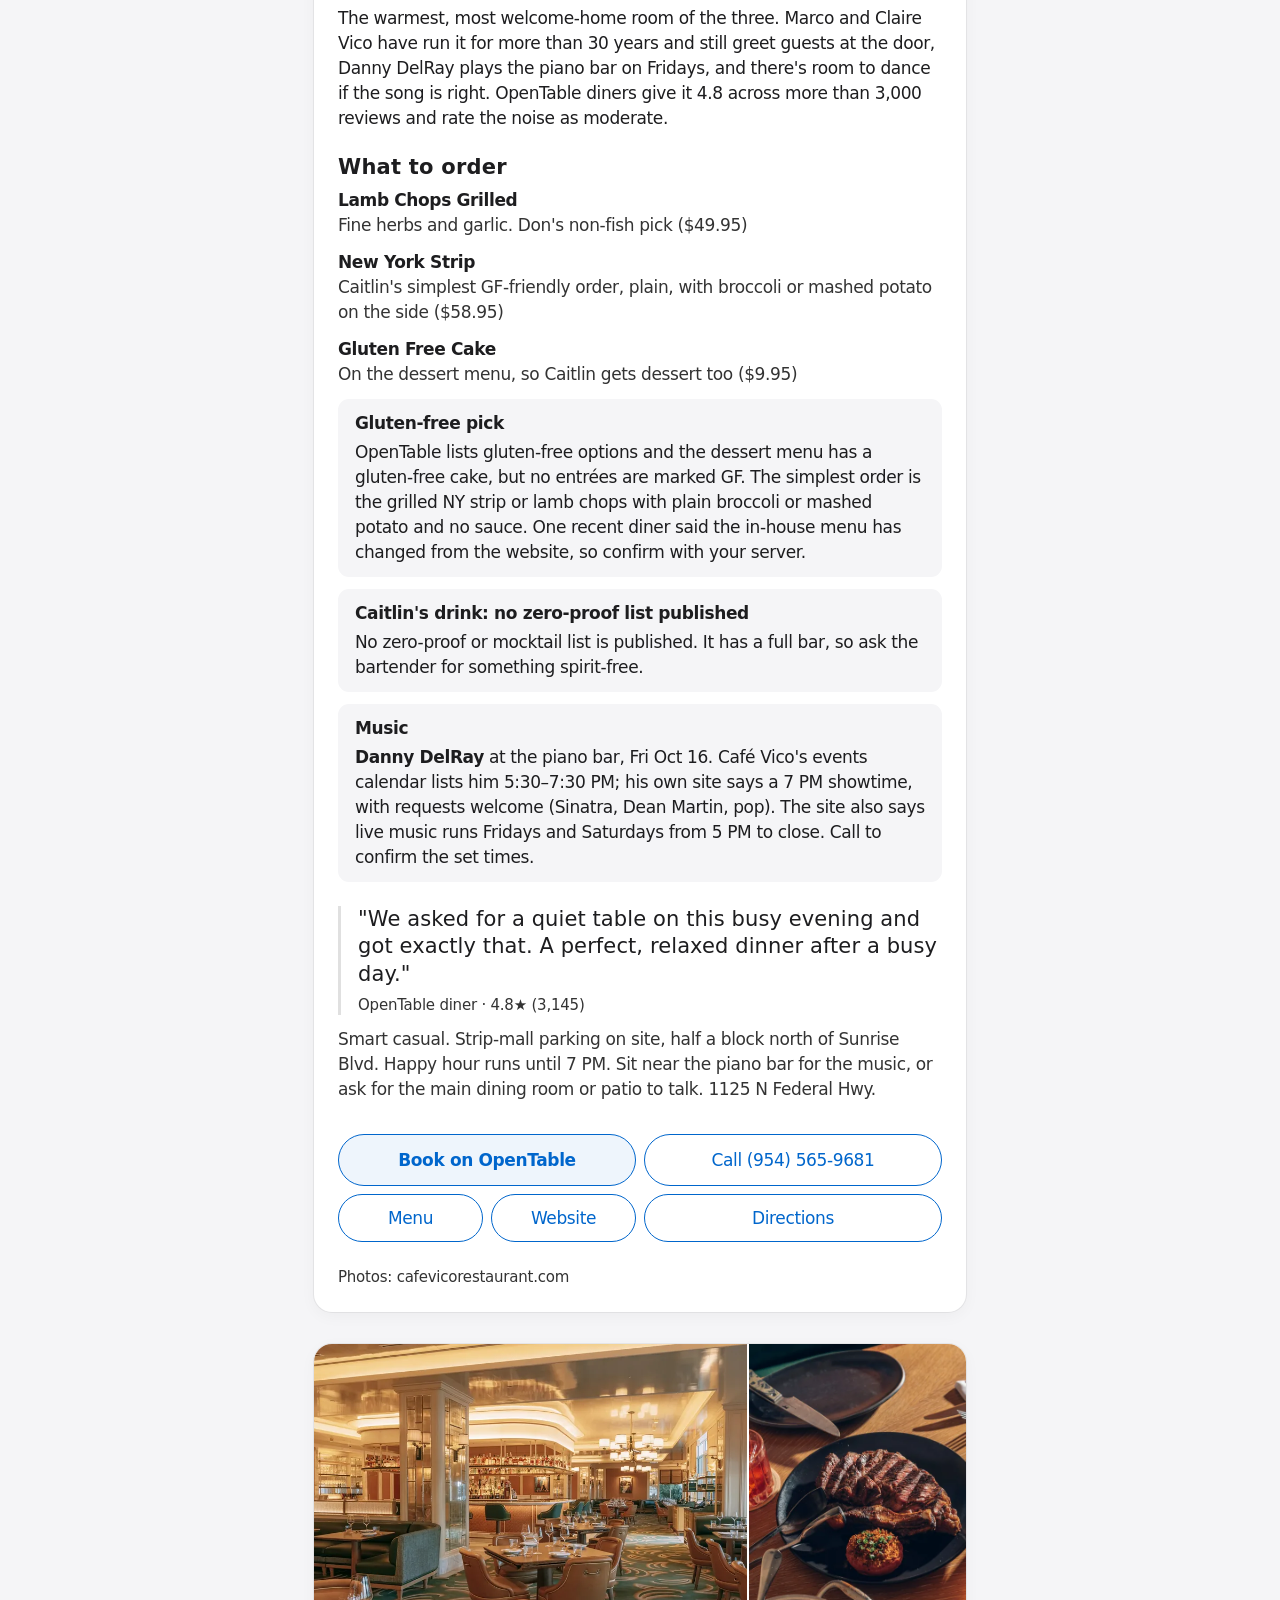
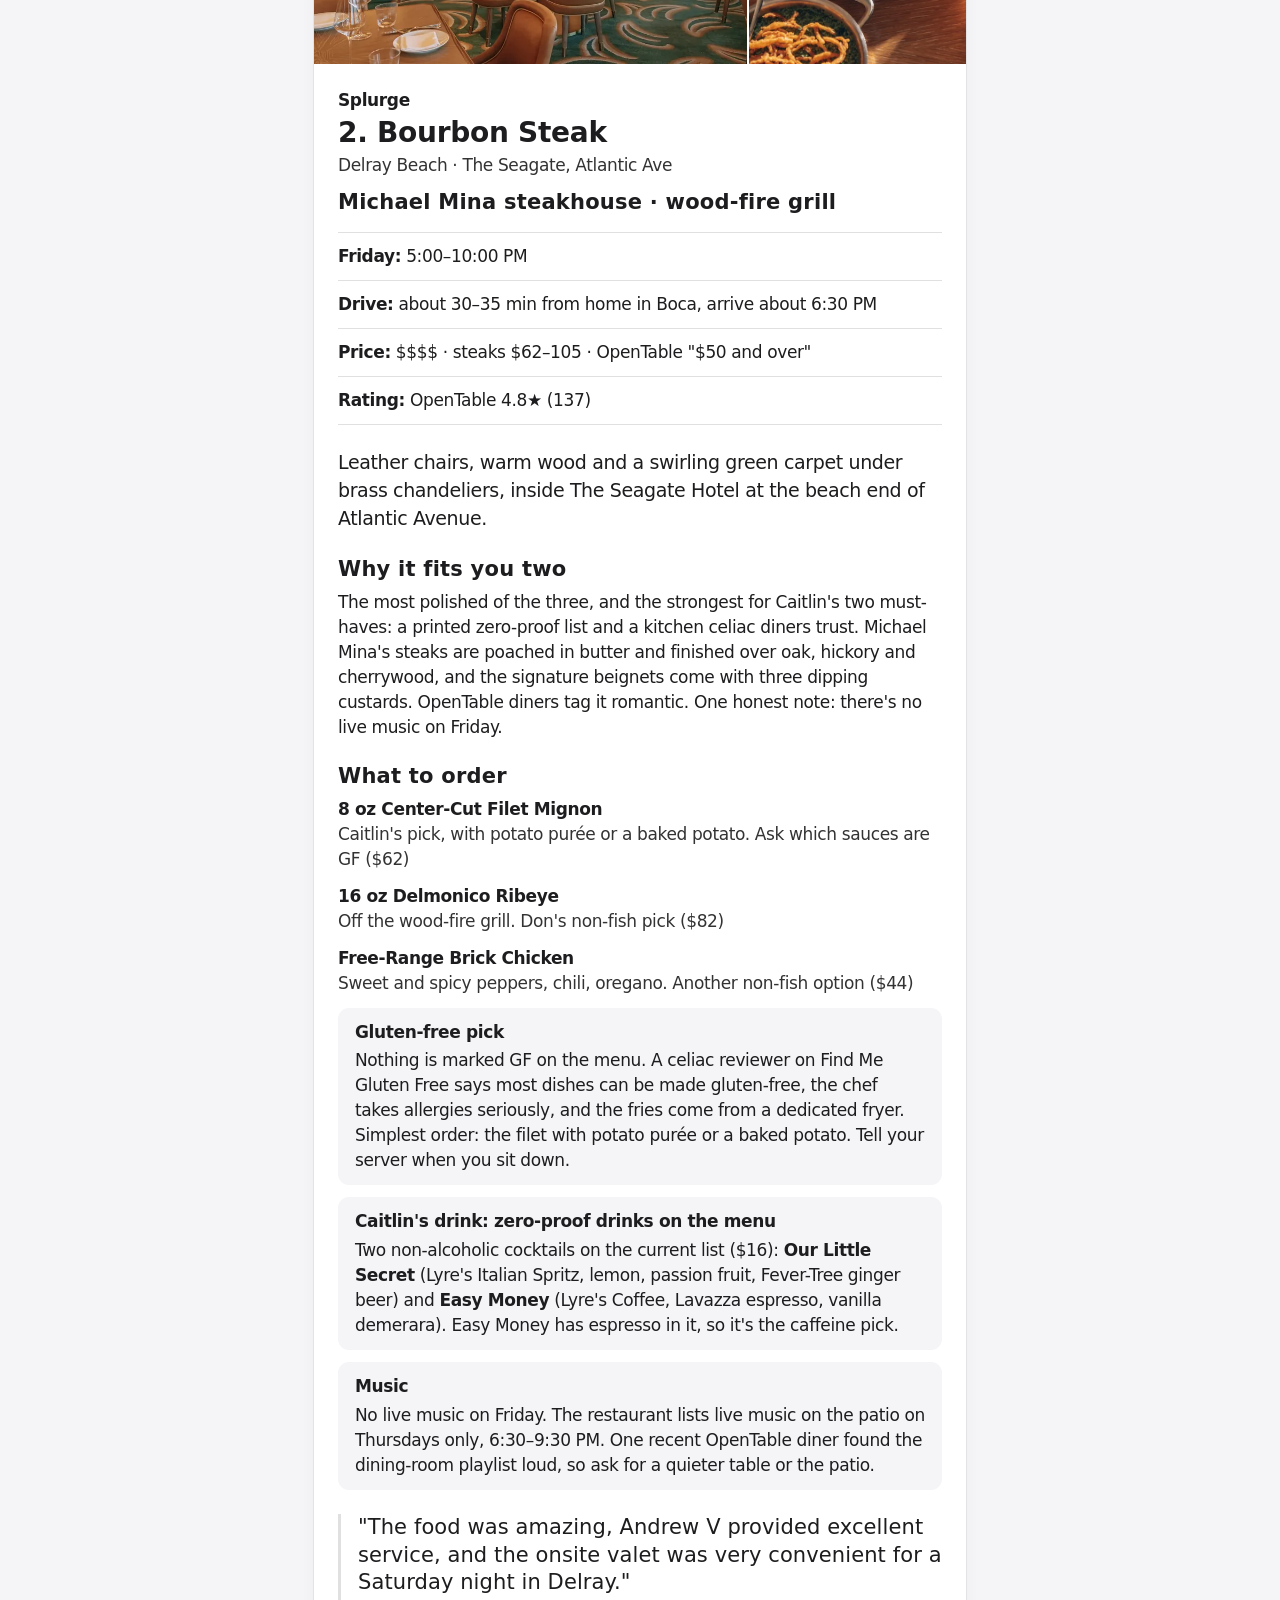
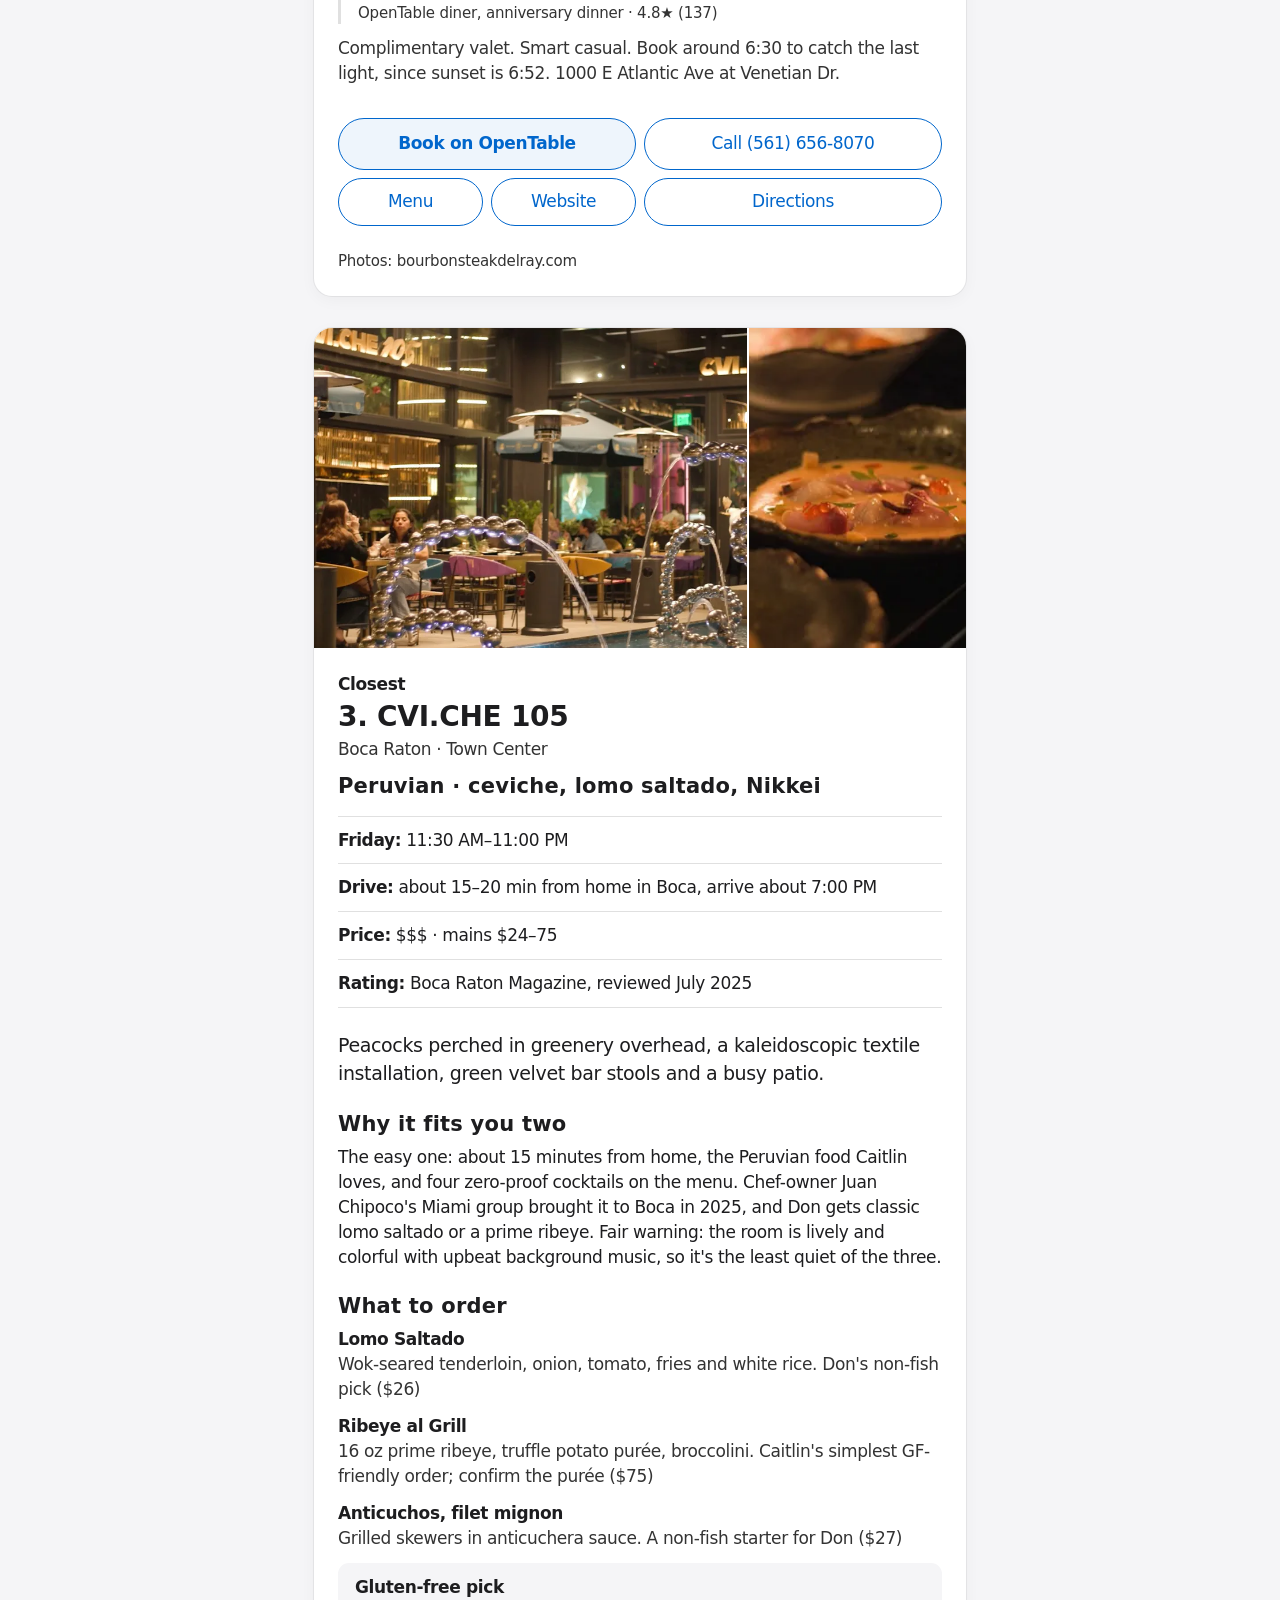
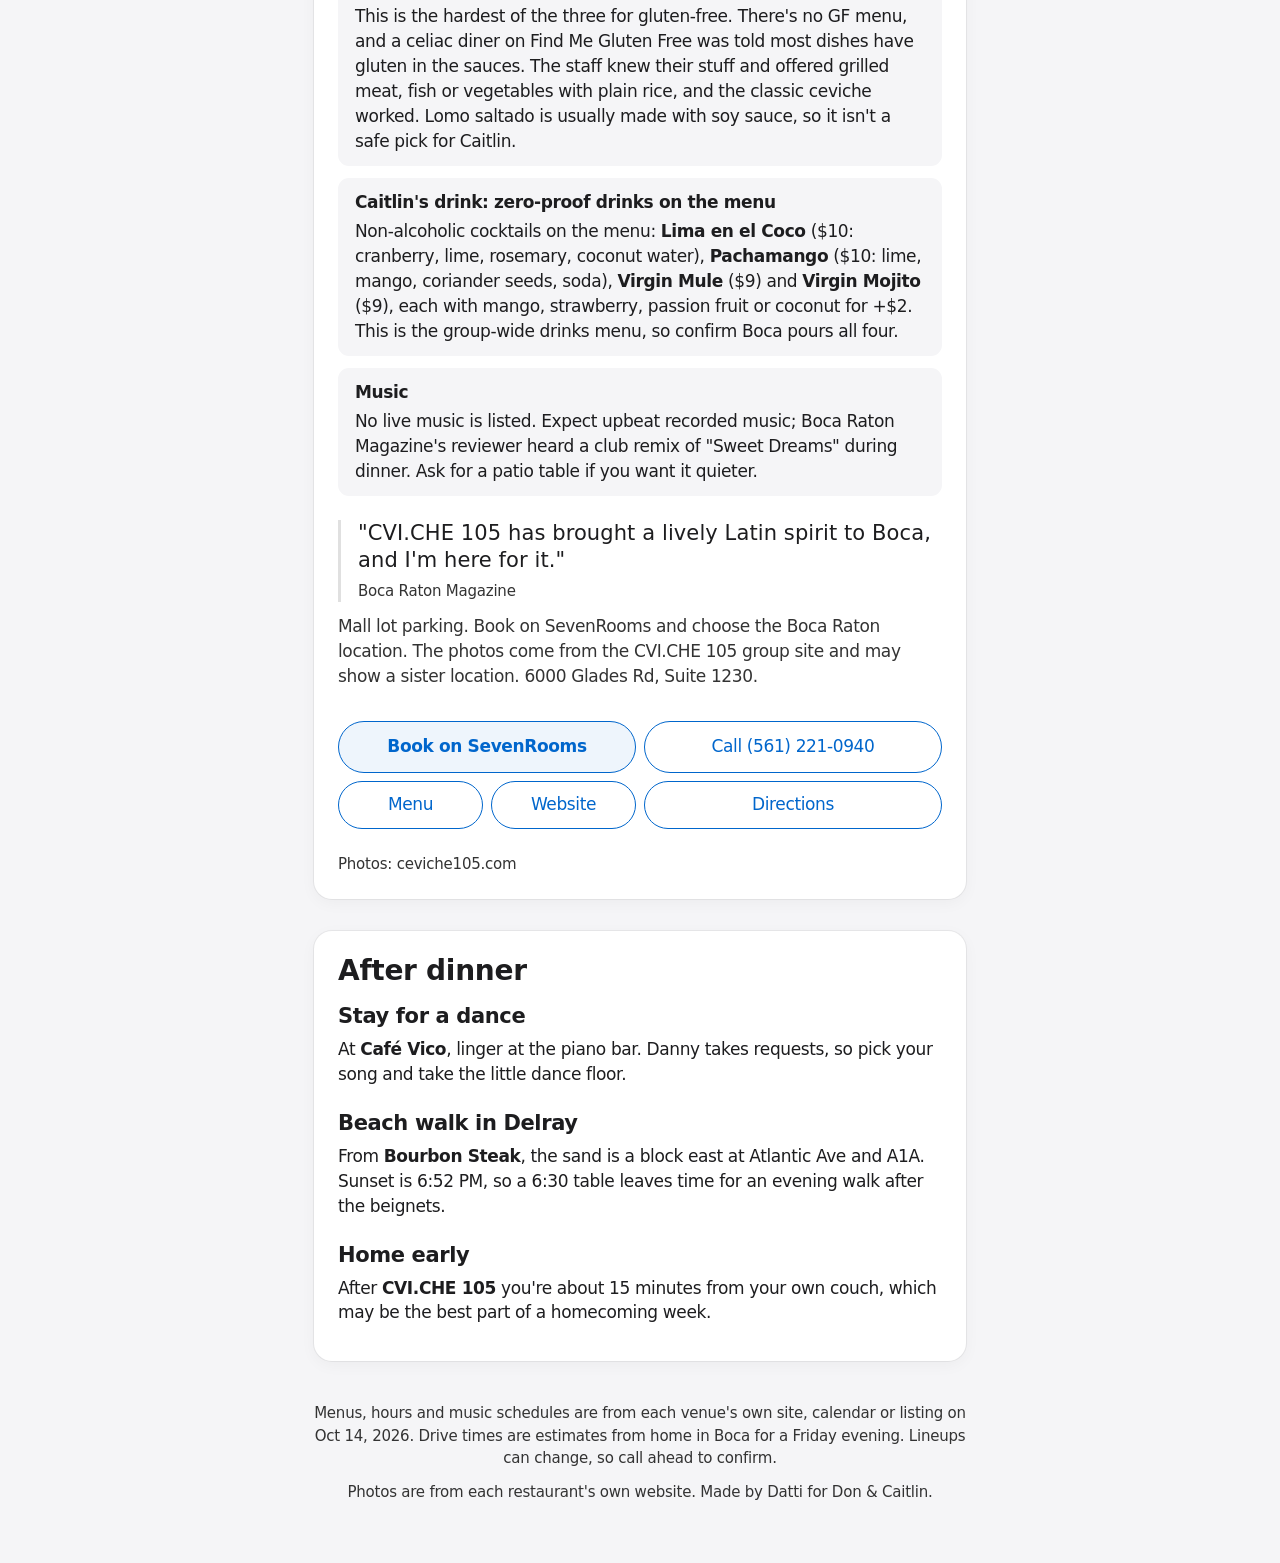
<file: 2026-10-16/index.html>
<!doctype html>
<html lang="en">
<head>
<meta charset="utf-8">
<meta name="viewport" content="width=device-width, initial-scale=1, viewport-fit=cover">
<meta name="robots" content="noindex, nofollow">
<meta name="theme-color" content="#f5f5f7">
<meta name="color-scheme" content="light">
<title>Friday Date Night, Oct 16 · Datti</title>
<meta name="description" content="3 dinner options for Friday, October 16, 2026. Menus, booking and tap-to-call for each.">
<meta property="og:type" content="website">
<meta property="og:title" content="Friday Date Night, Oct 16">
<meta property="og:description" content="3 dinner options for Friday, October 16, 2026. Menus, booking and tap-to-call for each.">
<meta property="og:url" content="https://dfrench222.github.io/date-night/2026-10-16/">
<meta property="og:image" content="https://dfrench222.github.io/date-night/photos/og-2026-10-16.jpg">
<meta property="og:image:width" content="1200">
<meta property="og:image:height" content="630">
<meta name="twitter:card" content="summary_large_image">
<meta name="twitter:title" content="Friday Date Night, Oct 16">
<meta name="twitter:description" content="3 dinner options for Friday, October 16, 2026. Menus, booking and tap-to-call for each.">
<meta name="twitter:image" content="https://dfrench222.github.io/date-night/photos/og-2026-10-16.jpg">
<link rel="icon" type="image/svg+xml" href="../favicon.svg">
<style>/* v3 — follows design/DESIGN.md (getdesign.md "apple" package), adapted:
   dark text on light only (no white-on-color), body 17px, min 15px, 44px+ targets. */
:root{
  /* colors (DESIGN.md colors.*) */
  --primary:#0066cc; --primary-focus:#0071e3; --primary-wash:#eef5fc;
  --ink:#1d1d1f; --ink-muted-80:#333333; --hairline:#e0e0e0; --divider-soft:#f0f0f0;
  --canvas:#ffffff; --parchment:#f5f5f7; --pearl:#fafafc;
  /* type */
  --display:"SF Pro Display",system-ui,-apple-system,BlinkMacSystemFont,"Helvetica Neue",Arial,sans-serif;
  --text:"SF Pro Text",system-ui,-apple-system,BlinkMacSystemFont,"Helvetica Neue",Arial,sans-serif;
  /* spacing (8px base) */
  --xxs:4px; --xs:8px; --sm:12px; --md:17px; --lg:24px; --xl:32px; --xxl:48px;
  /* shape */
  --r-sm:8px; --r-md:11px; --r-lg:18px; --pill:9999px;
  /* elevation: hairline ring + a whisper shadow (Don asked for soft shadows; DESIGN.md allows none on cards) */
  --card-shadow:0 0 0 1px rgba(0,0,0,.06),0 4px 16px rgba(0,0,0,.04);
}
*{box-sizing:border-box}
html{-webkit-text-size-adjust:100%;scroll-behavior:smooth;scroll-padding-top:72px}
body{margin:0;font-family:var(--text);color:var(--ink);background:var(--parchment);font-size:17px;line-height:1.47;letter-spacing:-.374px;-webkit-font-smoothing:antialiased}
a{color:var(--primary)}
img{display:block;max-width:100%}
h1,h2,h3{margin:0;font-family:var(--display);font-weight:600;color:var(--ink)}
p{margin:0 0 var(--sm)}
b,strong{font-weight:600}
.wrap{max-width:692px;margin:0 auto;padding:0 20px}
/* hero = product-tile-light */
.hero{background:var(--canvas);padding:var(--xxl) 0 var(--xl)}
.eyebrow{font-size:15px;font-weight:600;letter-spacing:-.224px;color:var(--ink-muted-80);margin-bottom:var(--xs)}
.hero h1{font-size:34px;line-height:1.1;letter-spacing:-.374px}
.hero .date{font-family:var(--display);font-size:21px;font-weight:600;line-height:1.19;letter-spacing:.231px;margin:var(--xs) 0 var(--md)}
.lede{font-size:19px;line-height:1.47;letter-spacing:-.2px}
.keyfacts{list-style:none;margin:var(--lg) 0;padding:0}
.keyfacts li{display:flex;justify-content:space-between;gap:var(--md);padding:var(--sm) 0;border-top:1px solid var(--hairline)}
.keyfacts li:last-child{border-bottom:1px solid var(--hairline)}
.keyfacts span{color:var(--ink-muted-80)}
.keyfacts b{text-align:right}
.mosaic{display:grid;grid-template-columns:repeat(3,1fr);gap:var(--xs)}
.mosaic a{aspect-ratio:1;border-radius:var(--r-lg);overflow:hidden;background:var(--parchment)}
.mosaic img{width:100%;height:100%;object-fit:cover}
/* sub-nav-frosted with configurator-option-chip links */
.jump{position:sticky;top:0;z-index:10;background:rgba(245,245,247,.8);backdrop-filter:saturate(180%) blur(20px);-webkit-backdrop-filter:saturate(180%) blur(20px);border-bottom:1px solid rgba(0,0,0,.08)}
.jump-in{max-width:692px;margin:0 auto;display:flex;gap:var(--xs);overflow-x:auto;padding:var(--xs) 20px;scrollbar-width:none}
.jump-in::-webkit-scrollbar{display:none}
.jump a{flex:0 0 auto;text-decoration:none;min-height:44px;display:flex;align-items:center;padding:0 var(--md);border-radius:var(--pill);background:var(--canvas);border:1px solid var(--hairline);color:var(--ink);font-size:16px;white-space:nowrap}
/* panels = store-utility-card */
main{padding:var(--xs) 0 var(--lg)}
.panel{background:var(--canvas);border-radius:var(--r-lg);box-shadow:var(--card-shadow);padding:var(--lg);margin:var(--lg) 0}
.h2{font-size:28px;line-height:1.14;letter-spacing:-.28px;margin-bottom:var(--md)}
.pick .row{padding:0 0 var(--lg)}
.pick .row + .row{border-top:1px solid var(--hairline);padding-top:var(--lg)}
.pick .kicker{font-size:15px;font-weight:600;color:var(--ink-muted-80);letter-spacing:-.224px;margin-bottom:var(--xxs)}
.pick h3{font-size:24px;line-height:1.17;letter-spacing:-.28px;margin-bottom:var(--xs)}
.pick .closer{font-family:var(--display);font-size:21px;font-weight:600;line-height:1.19;margin:0}
/* button-secondary-pill (ghost pill in Action Blue) */
.go{display:inline-flex;align-items:center;min-height:44px;padding:11px 22px;border-radius:var(--pill);border:1px solid var(--primary);color:var(--primary);background:var(--canvas);font-size:17px;text-decoration:none}
.glance a{display:flex;gap:var(--sm);align-items:center;text-decoration:none;color:var(--ink);padding:var(--sm) 0;border-top:1px solid var(--hairline);min-height:64px}
.glance a:first-child{border-top:0;padding-top:0}
.glance .num{flex:0 0 32px;height:32px;border-radius:50%;background:var(--parchment);display:flex;align-items:center;justify-content:center;font-weight:600;font-size:16px}
.glance .t{flex:1;min-width:0}
.glance .t b{display:block;font-size:17px}
.glance .t span{font-size:16px;color:var(--ink-muted-80)}
.glance .r{text-align:right;font-size:16px;color:var(--ink-muted-80);white-space:nowrap}
.glance .r b{display:block;color:var(--ink);font-size:17px}
.check ul{margin:0;padding-left:22px}.check li{margin:0 0 var(--sm)}.check li:last-child{margin:0}
/* restaurant cards */
.card{background:var(--canvas);border-radius:var(--r-lg);overflow:hidden;margin:var(--xl) 0;box-shadow:var(--card-shadow)}
.photos{display:grid;gap:2px;background:var(--canvas)}
.photos.n2{grid-template-columns:2fr 1fr}
.photos img{width:100%;height:220px;object-fit:cover}
.card-body{padding:var(--lg) var(--lg) var(--xs)}
.badge{font-family:var(--display);font-size:17px;font-weight:600;color:var(--ink);margin-bottom:var(--xxs)}
.card h2{font-size:28px;line-height:1.14;letter-spacing:-.28px}
.area{color:var(--ink-muted-80);margin:var(--xxs) 0 0}
.cuisine{font-family:var(--display);font-size:21px;font-weight:600;line-height:1.19;letter-spacing:.231px;margin:var(--sm) 0 var(--md)}
.facts{list-style:none;margin:0 0 var(--lg);padding:0}
.facts li{padding:var(--sm) 0;border-top:1px solid var(--hairline);line-height:1.35}
.facts li:last-child{border-bottom:1px solid var(--hairline)}
.vibe{font-size:19px;line-height:1.47;margin:0 0 var(--md)}
.lbl{font-size:21px;line-height:1.19;letter-spacing:.231px;margin:var(--lg) 0 var(--xs)}
.dish{margin:0 0 var(--sm)}
.dish b{display:block}
.dish span{color:var(--ink-muted-80)}
.note{border-radius:var(--r-md);padding:var(--sm) var(--md);margin:var(--sm) 0;background:var(--parchment)}
.note .nt{font-weight:600;margin-bottom:var(--xxs)}
.quote{margin:var(--lg) 0 var(--sm);padding:0 0 0 var(--md);border-left:3px solid var(--hairline);font-family:var(--display);font-size:21px;line-height:1.3;letter-spacing:.1px}
.quote small{display:block;font-family:var(--text);font-size:15px;letter-spacing:-.224px;color:var(--ink-muted-80);margin-top:var(--xs)}
.heads{color:var(--ink-muted-80)}
.actions{display:grid;grid-template-columns:1fr 1fr;gap:var(--xs);padding:var(--sm) var(--lg) var(--lg)}
.btn{display:flex;align-items:center;justify-content:center;text-align:center;min-height:48px;padding:11px 22px;border-radius:var(--pill);text-decoration:none;font-size:17px;line-height:1.2;border:1px solid var(--primary);color:var(--primary);background:var(--canvas);transition:transform .1s}
.btn.primary{grid-column:1/-1;background:var(--primary-wash);font-weight:600;min-height:52px}
.btn.full{grid-column:1/-1}
.btn:active,.go:active{transform:scale(.95)}
.btn:focus-visible,.go:focus-visible,.jump a:focus-visible,.glance a:focus-visible{outline:2px solid var(--primary-focus);outline-offset:2px}
.credit{font-size:15px;letter-spacing:-.224px;color:var(--ink-muted-80);padding:0 var(--lg) var(--lg);margin:0}
#after h3{font-size:21px;line-height:1.19;margin:var(--lg) 0 var(--xs)}
#after h3:first-of-type{margin-top:0}
.foot{font-size:15px;letter-spacing:-.224px;color:var(--ink-muted-80);padding:var(--md) 0 var(--xxl);text-align:center}
@media (min-width:641px){
  .hero h1{font-size:48px;line-height:1.07;letter-spacing:-.28px}
  .photos img{height:320px}
  .actions{grid-template-columns:repeat(4,1fr)}
  .btn.primary,.btn.full{grid-column:span 2}
}
@media (min-width:1069px){.hero h1{font-size:56px}}
@media (prefers-reduced-motion:reduce){html{scroll-behavior:auto}.btn,.go{transition:none}.btn:active,.go:active{transform:none}}
</style>
</head>
<body>
<header class="hero">
  <div class="wrap">
    <div class="eyebrow">Datti · Date Night Edition No. 3</div>
    <h1>Friday Date Night</h1>
    <div class="date">Friday, October 16, 2026</div>
    <p class="lede">Don's home from Europe, so this Friday is a homecoming. Three cozy, talkable dinners for a phones-off night together: an old-school Italian piano bar in Fort Lauderdale, a Michael Mina steakhouse a block from the beach in Delray, and colorful Peruvian about 15 minutes from home. Each one has a non-fish main for Don and a gluten-free-friendly plate for Caitlin.</p>
    <ul class="keyfacts"><li><span>Sunset</span><b>6:52 PM</b></li><li><span>Live music</span><b>piano at Café Vico</b></li><li><span>Zero-proof list</span><b>at 2 of 3</b></li><li><span>Options</span><b>3, all open Friday night</b></li></ul>
    <div class="mosaic"><a href="#vico" aria-label="Café Vico"><img src="../photos/vico1.webp" alt="Café Vico"></a><a href="#bourbon" aria-label="Bourbon Steak"><img src="../photos/bourbon1.webp" alt="Bourbon Steak"></a><a href="#cviche" aria-label="CVI.CHE 105"><img src="../photos/cviche1.webp" alt="CVI.CHE 105"></a></div>
  </div>
</header>
<nav class="jump" aria-label="Jump to a restaurant"><div class="jump-in"><a href="#vico">Café Vico</a><a href="#bourbon">Bourbon Steak</a><a href="#cviche">CVI.CHE 105</a><a href="#after">After dinner</a></div></nav>
<main class="wrap">
  <section class="panel pick" aria-label="Our picks"><div class="row"><div class="kicker">Bob&#x27;s pick</div><h3>Café Vico</h3><p>Danny DelRay at the piano bar, a little dance floor, and a family-run room that feels like being welcomed home. Ask for a quieter table to talk, then drift over when he plays your song. About 40–50 min south.</p><a class="go" href="#vico">See Café Vico</a></div><div class="row"><div class="kicker">Splurge pick</div><h3>Bourbon Steak</h3><p>Michael Mina&#x27;s steakhouse in Delray, about 30 minutes away, with two zero-proof cocktails on the menu and a kitchen celiac diners trust. There&#x27;s no live music Friday, and the beach is a block away for a walk after dinner.</p><a class="go" href="#bourbon">See Bourbon Steak</a></div><p class="closer">Pick the one that pulls you. It&#x27;s your call, Caitlin.</p></section>
  <section class="panel" aria-labelledby="glance-h">
    <h2 class="h2" id="glance-h">At a glance</h2>
    <div class="glance"><a href="#vico"><span class="num">1</span><span class="t"><b>Café Vico</b><span>Old-school piano bar, warm</span></span><span class="r"><b>40–50 min</b>$$$</span></a><a href="#bourbon"><span class="num">2</span><span class="t"><b>Bourbon Steak</b><span>Polished, a block from the beach</span></span><span class="r"><b>30–35 min</b>$$$$</span></a><a href="#cviche"><span class="num">3</span><span class="t"><b>CVI.CHE 105</b><span>Colorful, lively Peruvian</span></span><span class="r"><b>15–20 min</b>$$$</span></a></div>
  </section>
  <section class="panel check" aria-labelledby="check-h">
    <h2 class="h2" id="check-h">Caitlin's checklist</h2>
    <ul><li><b>Gluten-free:</b> None of the three marks GF dishes or runs a dedicated GF kitchen. Bourbon Steak is the strongest (dedicated fryer, a chef who takes allergies seriously). Café Vico has a gluten-free cake on its dessert menu. CVI.CHE is the most limited because of its sauces. Tell your server and bring your gluten-guard enzyme.</li><li><b>Zero-proof:</b> Bourbon Steak and CVI.CHE print spirit-free cocktails on their menus. Café Vico doesn't publish one, and its card says so.</li><li><b>Don:</b> lamb chops, steaks or brick chicken at every stop, no fish needed.</li><li><b>Phones-off Friday:</b> book the table, then leave both phones in the glovebox.</li><li><b>Dress:</b> smart casual works at all three.</li></ul>
  </section>
  <article class="card" id="vico" aria-labelledby="vico-h">
  <div class="photos n2"><img src="../photos/vico1.webp" alt="Café Vico, photo from cafevicorestaurant.com" loading="lazy" decoding="async"><img src="../photos/vico2.webp" alt="Café Vico, photo from cafevicorestaurant.com" loading="lazy" decoding="async"></div>
  <div class="card-body">
    <div class="badge">Piano &amp; dancing</div>
    <h2 id="vico-h">1. Café Vico</h2>
    <p class="area">Fort Lauderdale · N Federal Hwy</p>
    <p class="cuisine">Northern Italian supper club · family-run 30+ years</p>
    <ul class="facts">
      <li><b>Friday:</b> 4:00–10:00 PM (OpenTable says 11)</li>
      <li><b>Drive:</b> about 40–50 min from home in Boca, arrive about 6:00 PM</li>
      <li><b>Price:</b> $$$ · entrées $30–60 · OpenTable &quot;$31 to $50&quot;</li>
      <li><b>Rating:</b> OpenTable 4.8★ (3,145)</li>
    </ul>
    <p class="vibe">Low light, white tablecloths, a painted-sky ceiling with a chandelier, and signed Hollywood photos on nearly every wall. The piano bar has a small dance floor.</p>
    <h3 class="lbl">Why it fits you two</h3>
    <p>The warmest, most welcome-home room of the three. Marco and Claire Vico have run it for more than 30 years and still greet guests at the door, Danny DelRay plays the piano bar on Fridays, and there&#x27;s room to dance if the song is right. OpenTable diners give it 4.8 across more than 3,000 reviews and rate the noise as moderate.</p>
    <h3 class="lbl">What to order</h3>
    <div class="dish"><b>Lamb Chops Grilled</b><span>Fine herbs and garlic. Don&#x27;s non-fish pick ($49.95)</span></div><div class="dish"><b>New York Strip</b><span>Caitlin&#x27;s simplest GF-friendly order, plain, with broccoli or mashed potato on the side ($58.95)</span></div><div class="dish"><b>Gluten Free Cake</b><span>On the dessert menu, so Caitlin gets dessert too ($9.95)</span></div>
    <div class="note"><div class="nt">Gluten-free pick</div>OpenTable lists gluten-free options and the dessert menu has a gluten-free cake, but no entrées are marked GF. The simplest order is the grilled NY strip or lamb chops with plain broccoli or mashed potato and no sauce. One recent diner said the in-house menu has changed from the website, so confirm with your server.</div>
    <div class="note"><div class="nt">Caitlin's drink: no zero-proof list published</div>No zero-proof or mocktail list is published. It has a full bar, so ask the bartender for something spirit-free.</div>
    <div class="note"><div class="nt">Music</div><b>Danny DelRay</b> at the piano bar, Fri Oct 16. Café Vico's events calendar lists him 5:30–7:30 PM; his own site says a 7 PM showtime, with requests welcome (Sinatra, Dean Martin, pop). The site also says live music runs Fridays and Saturdays from 5 PM to close. Call to confirm the set times.</div>
    <blockquote class="quote">&quot;We asked for a quiet table on this busy evening and got exactly that. A perfect, relaxed dinner after a busy day.&quot;<small>OpenTable diner · 4.8★ (3,145)</small></blockquote>
    <p class="heads">Smart casual. Strip-mall parking on site, half a block north of Sunrise Blvd. Happy hour runs until 7 PM. Sit near the piano bar for the music, or ask for the main dining room or patio to talk. 1125 N Federal Hwy.</p>
  </div>
  <div class="actions">
    <a class="btn primary" href="https://www.opentable.com/cafe-vico-ristorante" target="_blank" rel="noopener">Book on OpenTable</a>
    <a class="btn full" href="tel:+19545659681">Call (954) 565-9681</a>
    <a class="btn" href="https://cafevicorestaurant.com/menu" target="_blank" rel="noopener">Menu</a><a class="btn" href="https://cafevicorestaurant.com/" target="_blank" rel="noopener">Website</a>
    <a class="btn full" href="https://www.google.com/maps/search/?api=1&amp;query=Cafe+Vico+1125+N+Federal+Hwy+Fort+Lauderdale+FL" target="_blank" rel="noopener">Directions</a>
  </div>
  <p class="credit">Photos: cafevicorestaurant.com</p>
</article>
<article class="card" id="bourbon" aria-labelledby="bourbon-h">
  <div class="photos n2"><img src="../photos/bourbon1.webp" alt="Bourbon Steak, photo from bourbonsteakdelray.com" loading="lazy" decoding="async"><img src="../photos/bourbon2.webp" alt="Bourbon Steak, photo from bourbonsteakdelray.com" loading="lazy" decoding="async"></div>
  <div class="card-body">
    <div class="badge">Splurge</div>
    <h2 id="bourbon-h">2. Bourbon Steak</h2>
    <p class="area">Delray Beach · The Seagate, Atlantic Ave</p>
    <p class="cuisine">Michael Mina steakhouse · wood-fire grill</p>
    <ul class="facts">
      <li><b>Friday:</b> 5:00–10:00 PM</li>
      <li><b>Drive:</b> about 30–35 min from home in Boca, arrive about 6:30 PM</li>
      <li><b>Price:</b> $$$$ · steaks $62–105 · OpenTable &quot;$50 and over&quot;</li>
      <li><b>Rating:</b> OpenTable 4.8★ (137)</li>
    </ul>
    <p class="vibe">Leather chairs, warm wood and a swirling green carpet under brass chandeliers, inside The Seagate Hotel at the beach end of Atlantic Avenue.</p>
    <h3 class="lbl">Why it fits you two</h3>
    <p>The most polished of the three, and the strongest for Caitlin&#x27;s two must-haves: a printed zero-proof list and a kitchen celiac diners trust. Michael Mina&#x27;s steaks are poached in butter and finished over oak, hickory and cherrywood, and the signature beignets come with three dipping custards. OpenTable diners tag it romantic. One honest note: there&#x27;s no live music on Friday.</p>
    <h3 class="lbl">What to order</h3>
    <div class="dish"><b>8 oz Center-Cut Filet Mignon</b><span>Caitlin&#x27;s pick, with potato purée or a baked potato. Ask which sauces are GF ($62)</span></div><div class="dish"><b>16 oz Delmonico Ribeye</b><span>Off the wood-fire grill. Don&#x27;s non-fish pick ($82)</span></div><div class="dish"><b>Free-Range Brick Chicken</b><span>Sweet and spicy peppers, chili, oregano. Another non-fish option ($44)</span></div>
    <div class="note"><div class="nt">Gluten-free pick</div>Nothing is marked GF on the menu. A celiac reviewer on Find Me Gluten Free says most dishes can be made gluten-free, the chef takes allergies seriously, and the fries come from a dedicated fryer. Simplest order: the filet with potato purée or a baked potato. Tell your server when you sit down.</div>
    <div class="note"><div class="nt">Caitlin's drink: zero-proof drinks on the menu</div>Two non-alcoholic cocktails on the current list ($16): <b>Our Little Secret</b> (Lyre's Italian Spritz, lemon, passion fruit, Fever-Tree ginger beer) and <b>Easy Money</b> (Lyre's Coffee, Lavazza espresso, vanilla demerara). Easy Money has espresso in it, so it's the caffeine pick.</div>
    <div class="note"><div class="nt">Music</div>No live music on Friday. The restaurant lists live music on the patio on Thursdays only, 6:30–9:30 PM. One recent OpenTable diner found the dining-room playlist loud, so ask for a quieter table or the patio.</div>
    <blockquote class="quote">&quot;The food was amazing, Andrew V provided excellent service, and the onsite valet was very convenient for a Saturday night in Delray.&quot;<small>OpenTable diner, anniversary dinner · 4.8★ (137)</small></blockquote>
    <p class="heads">Complimentary valet. Smart casual. Book around 6:30 to catch the last light, since sunset is 6:52. 1000 E Atlantic Ave at Venetian Dr.</p>
  </div>
  <div class="actions">
    <a class="btn primary" href="https://www.opentable.com/r/bourbon-steak-delray-beach" target="_blank" rel="noopener">Book on OpenTable</a>
    <a class="btn full" href="tel:+15616568070">Call (561) 656-8070</a>
    <a class="btn" href="https://bourbonsteakdelray.com/wp-content/uploads/2026/10/10.05.2026-BSDR-Dinner.pdf-2.pdf" target="_blank" rel="noopener">Menu</a><a class="btn" href="https://bourbonsteakdelray.com/" target="_blank" rel="noopener">Website</a>
    <a class="btn full" href="https://www.google.com/maps/search/?api=1&amp;query=Bourbon+Steak+1000+E+Atlantic+Ave+Delray+Beach+FL" target="_blank" rel="noopener">Directions</a>
  </div>
  <p class="credit">Photos: bourbonsteakdelray.com</p>
</article>
<article class="card" id="cviche" aria-labelledby="cviche-h">
  <div class="photos n2"><img src="../photos/cviche1.webp" alt="CVI.CHE 105, photo from ceviche105.com" loading="lazy" decoding="async"><img src="../photos/cviche2.webp" alt="CVI.CHE 105, photo from ceviche105.com" loading="lazy" decoding="async"></div>
  <div class="card-body">
    <div class="badge">Closest</div>
    <h2 id="cviche-h">3. CVI.CHE 105</h2>
    <p class="area">Boca Raton · Town Center</p>
    <p class="cuisine">Peruvian · ceviche, lomo saltado, Nikkei</p>
    <ul class="facts">
      <li><b>Friday:</b> 11:30 AM–11:00 PM</li>
      <li><b>Drive:</b> about 15–20 min from home in Boca, arrive about 7:00 PM</li>
      <li><b>Price:</b> $$$ · mains $24–75</li>
      <li><b>Rating:</b> Boca Raton Magazine, reviewed July 2025</li>
    </ul>
    <p class="vibe">Peacocks perched in greenery overhead, a kaleidoscopic textile installation, green velvet bar stools and a busy patio.</p>
    <h3 class="lbl">Why it fits you two</h3>
    <p>The easy one: about 15 minutes from home, the Peruvian food Caitlin loves, and four zero-proof cocktails on the menu. Chef-owner Juan Chipoco&#x27;s Miami group brought it to Boca in 2025, and Don gets classic lomo saltado or a prime ribeye. Fair warning: the room is lively and colorful with upbeat background music, so it&#x27;s the least quiet of the three.</p>
    <h3 class="lbl">What to order</h3>
    <div class="dish"><b>Lomo Saltado</b><span>Wok-seared tenderloin, onion, tomato, fries and white rice. Don&#x27;s non-fish pick ($26)</span></div><div class="dish"><b>Ribeye al Grill</b><span>16 oz prime ribeye, truffle potato purée, broccolini. Caitlin&#x27;s simplest GF-friendly order; confirm the purée ($75)</span></div><div class="dish"><b>Anticuchos, filet mignon</b><span>Grilled skewers in anticuchera sauce. A non-fish starter for Don ($27)</span></div>
    <div class="note"><div class="nt">Gluten-free pick</div>This is the hardest of the three for gluten-free. There&#x27;s no GF menu, and a celiac diner on Find Me Gluten Free was told most dishes have gluten in the sauces. The staff knew their stuff and offered grilled meat, fish or vegetables with plain rice, and the classic ceviche worked. Lomo saltado is usually made with soy sauce, so it isn&#x27;t a safe pick for Caitlin.</div>
    <div class="note"><div class="nt">Caitlin's drink: zero-proof drinks on the menu</div>Non-alcoholic cocktails on the menu: <b>Lima en el Coco</b> ($10: cranberry, lime, rosemary, coconut water), <b>Pachamango</b> ($10: lime, mango, coriander seeds, soda), <b>Virgin Mule</b> ($9) and <b>Virgin Mojito</b> ($9), each with mango, strawberry, passion fruit or coconut for +$2. This is the group-wide drinks menu, so confirm Boca pours all four.</div>
    <div class="note"><div class="nt">Music</div>No live music is listed. Expect upbeat recorded music; Boca Raton Magazine's reviewer heard a club remix of "Sweet Dreams" during dinner. Ask for a patio table if you want it quieter.</div>
    <blockquote class="quote">&quot;CVI.CHE 105 has brought a lively Latin spirit to Boca, and I&#x27;m here for it.&quot;<small>Boca Raton Magazine</small></blockquote>
    <p class="heads">Mall lot parking. Book on SevenRooms and choose the Boca Raton location. The photos come from the CVI.CHE 105 group site and may show a sister location. 6000 Glades Rd, Suite 1230.</p>
  </div>
  <div class="actions">
    <a class="btn primary" href="https://www.sevenrooms.com/explore/cviche105bocaraton/reservations/" target="_blank" rel="noopener">Book on SevenRooms</a>
    <a class="btn full" href="tel:+15612210940">Call (561) 221-0940</a>
    <a class="btn" href="https://reservations.ceviche105.com/menu/food.html" target="_blank" rel="noopener">Menu</a><a class="btn" href="https://www.ceviche105.com/site/" target="_blank" rel="noopener">Website</a>
    <a class="btn full" href="https://www.google.com/maps/search/?api=1&amp;query=CVI.CHE+105+6000+Glades+Rd+Boca+Raton+FL" target="_blank" rel="noopener">Directions</a>
  </div>
  <p class="credit">Photos: ceviche105.com</p>
</article>

  <section class="panel" id="after" aria-labelledby="after-h">
    <h2 class="h2" id="after-h">After dinner</h2>
    <h3>Stay for a dance</h3><p>At <b>Café Vico</b>, linger at the piano bar. Danny takes requests, so pick your song and take the little dance floor.</p><h3>Beach walk in Delray</h3><p>From <b>Bourbon Steak</b>, the sand is a block east at Atlantic Ave and A1A. Sunset is 6:52 PM, so a 6:30 table leaves time for an evening walk after the beignets.</p><h3>Home early</h3><p>After <b>CVI.CHE 105</b> you're about 15 minutes from your own couch, which may be the best part of a homecoming week.</p>
  </section>
  <footer class="foot">
    <p>Menus, hours and music schedules are from each venue&#x27;s own site, calendar or listing on Oct 14, 2026. Drive times are estimates from home in Boca for a Friday evening. Lineups can change, so call ahead to confirm.</p>
    <p>Photos are from each restaurant's own website. Made by Datti for Don &amp; Caitlin.</p>
  </footer>
</main>
</body>
</html>
</file>
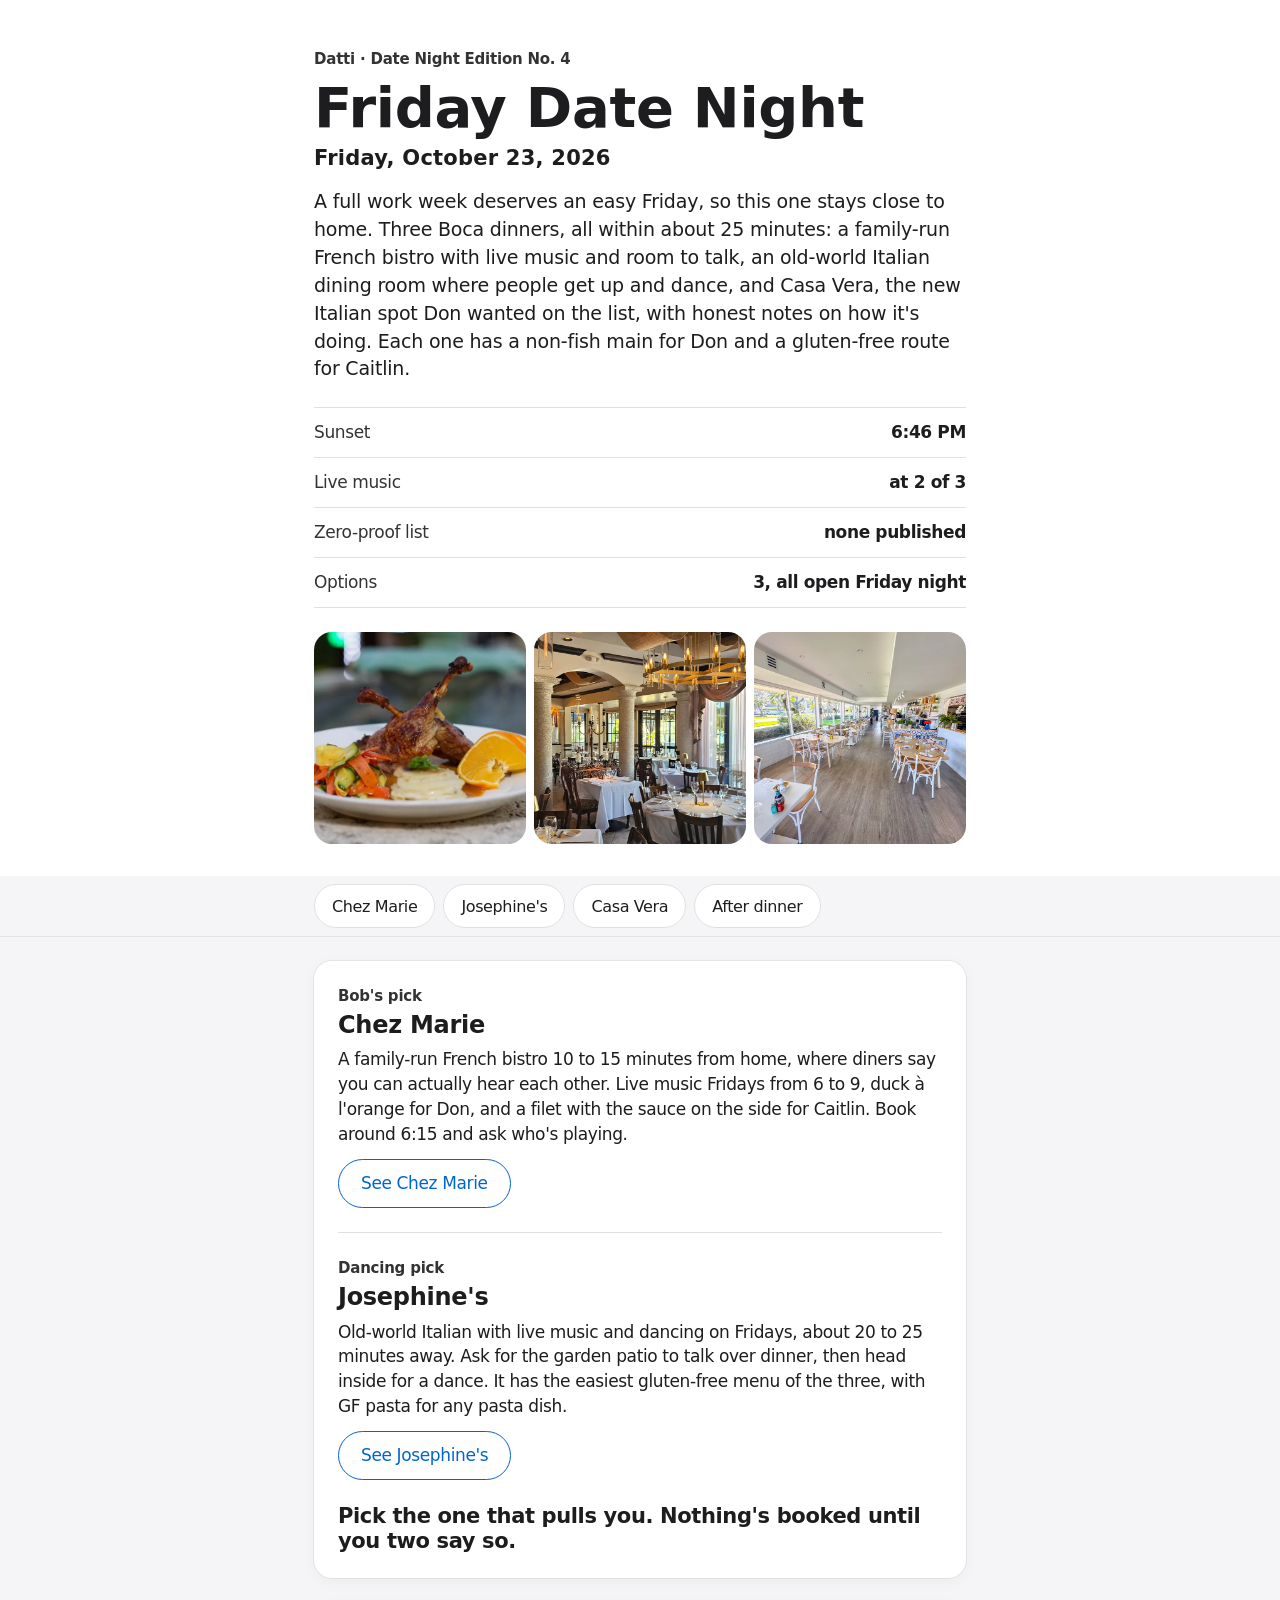
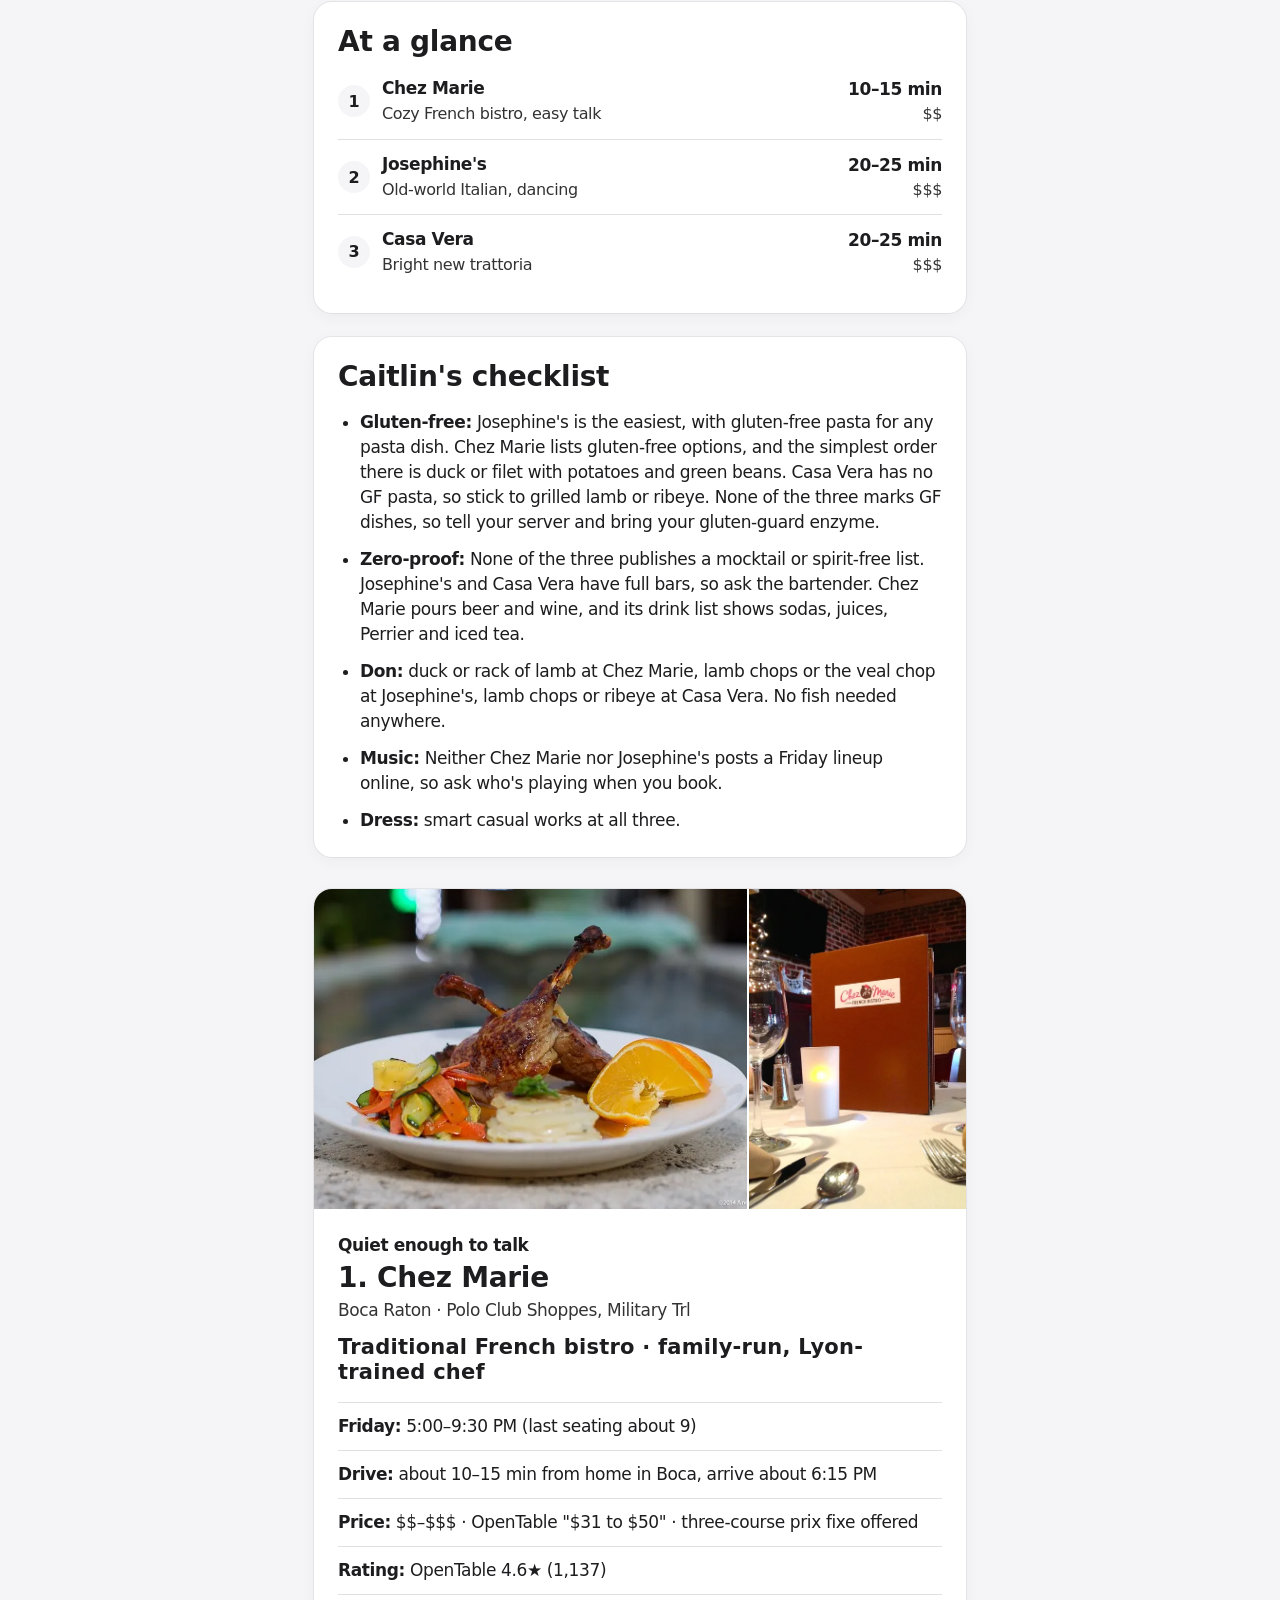
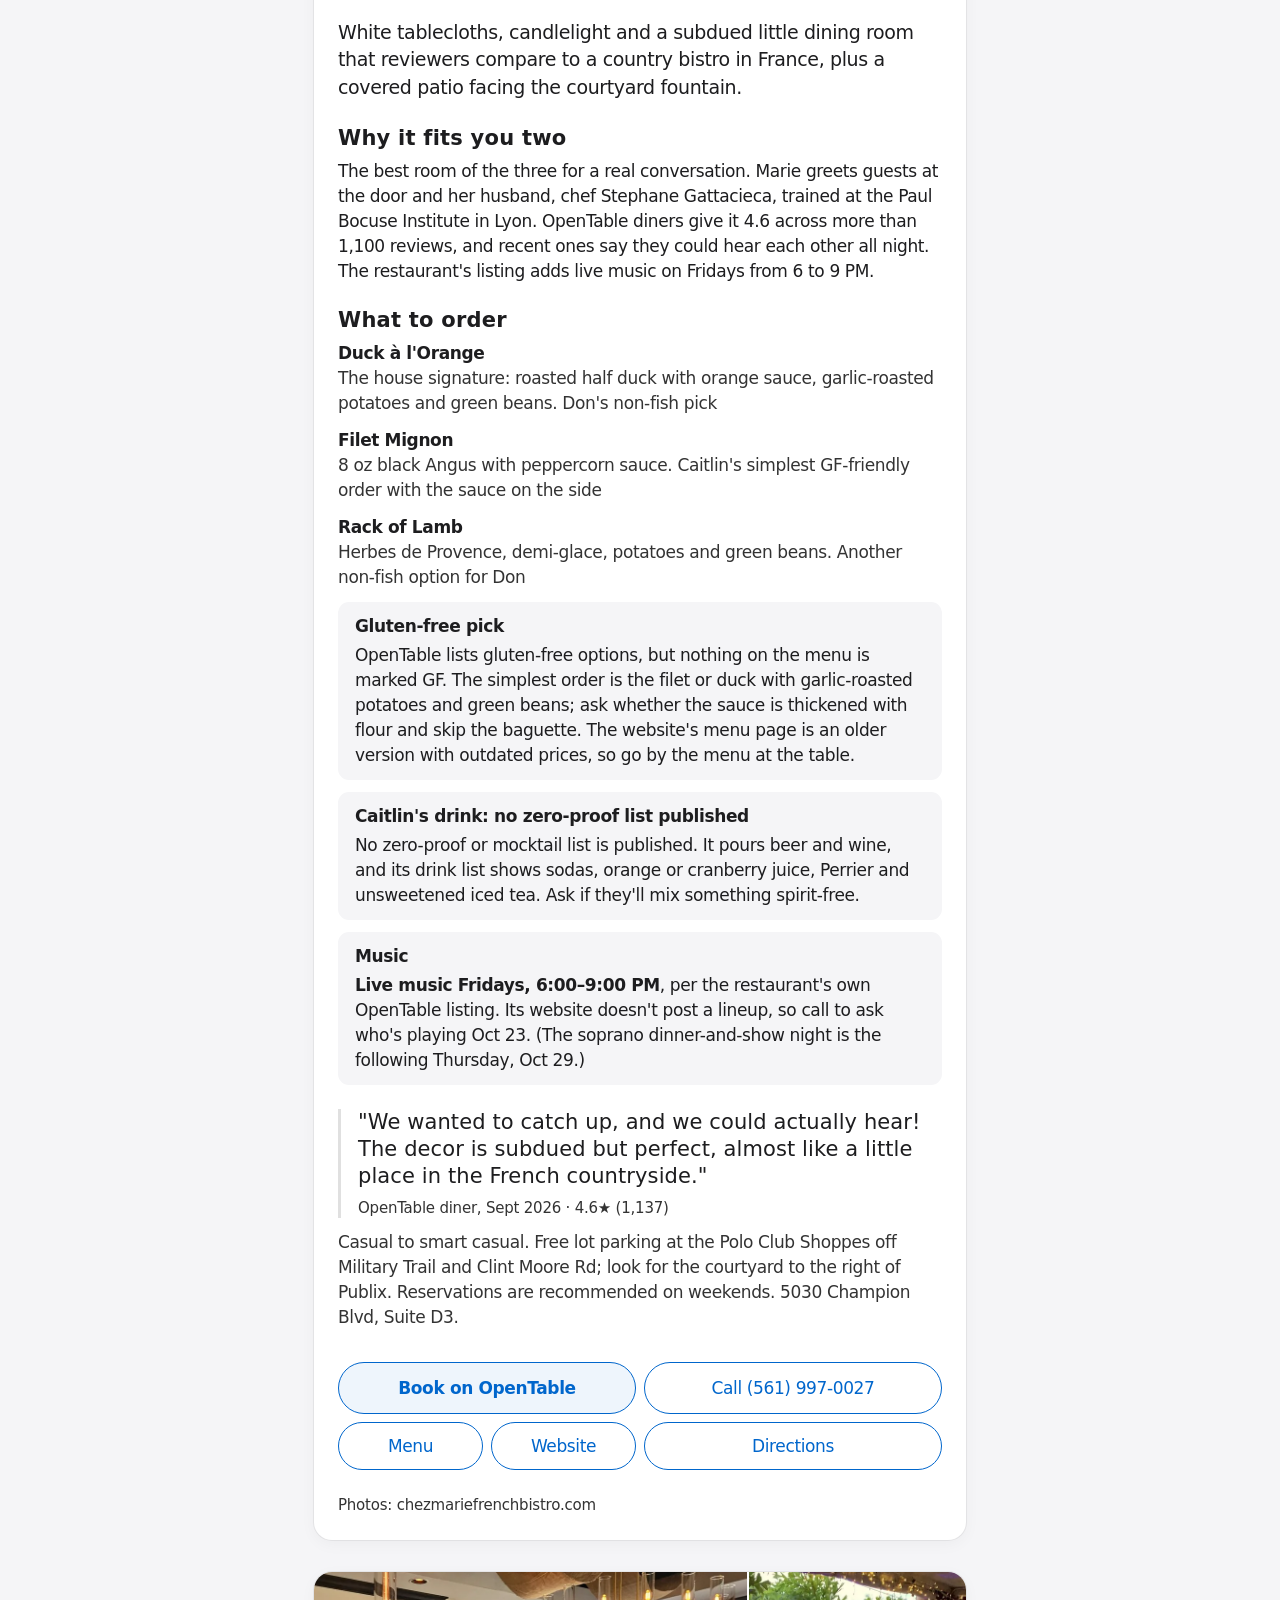
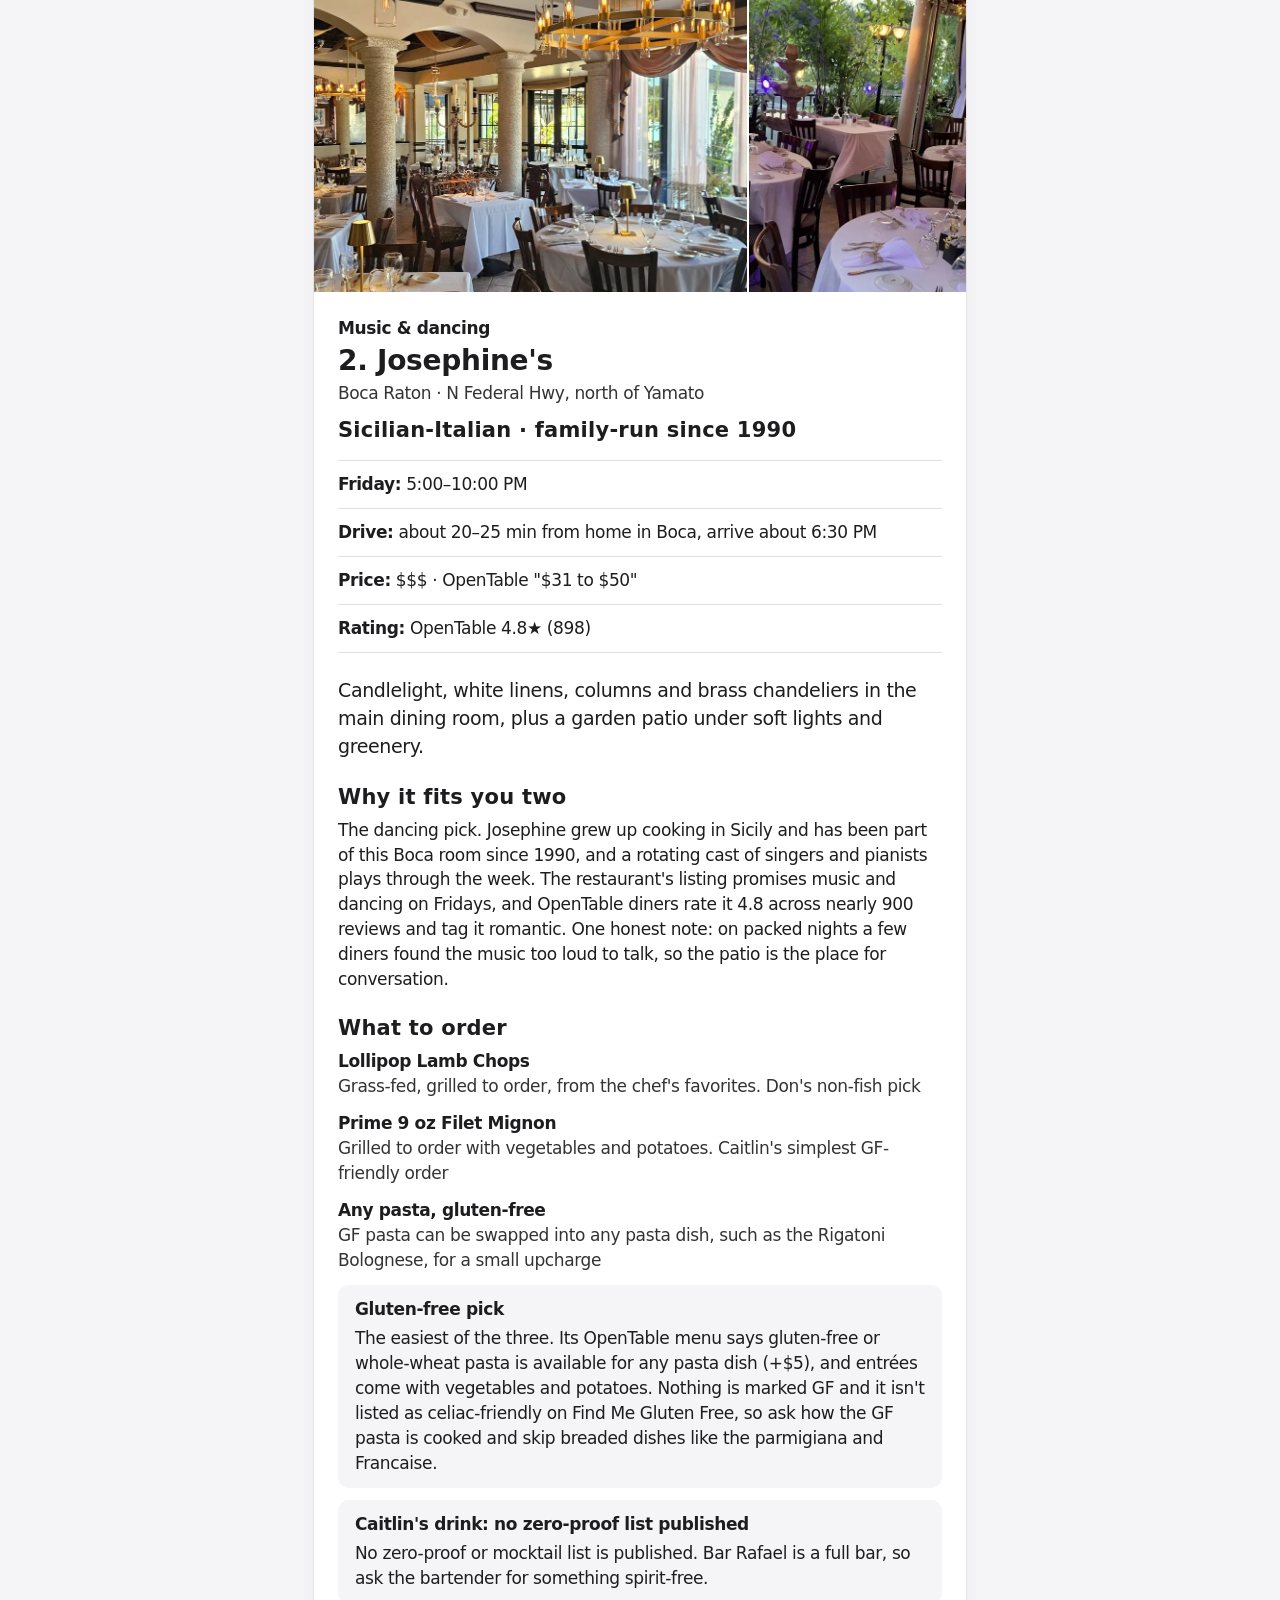
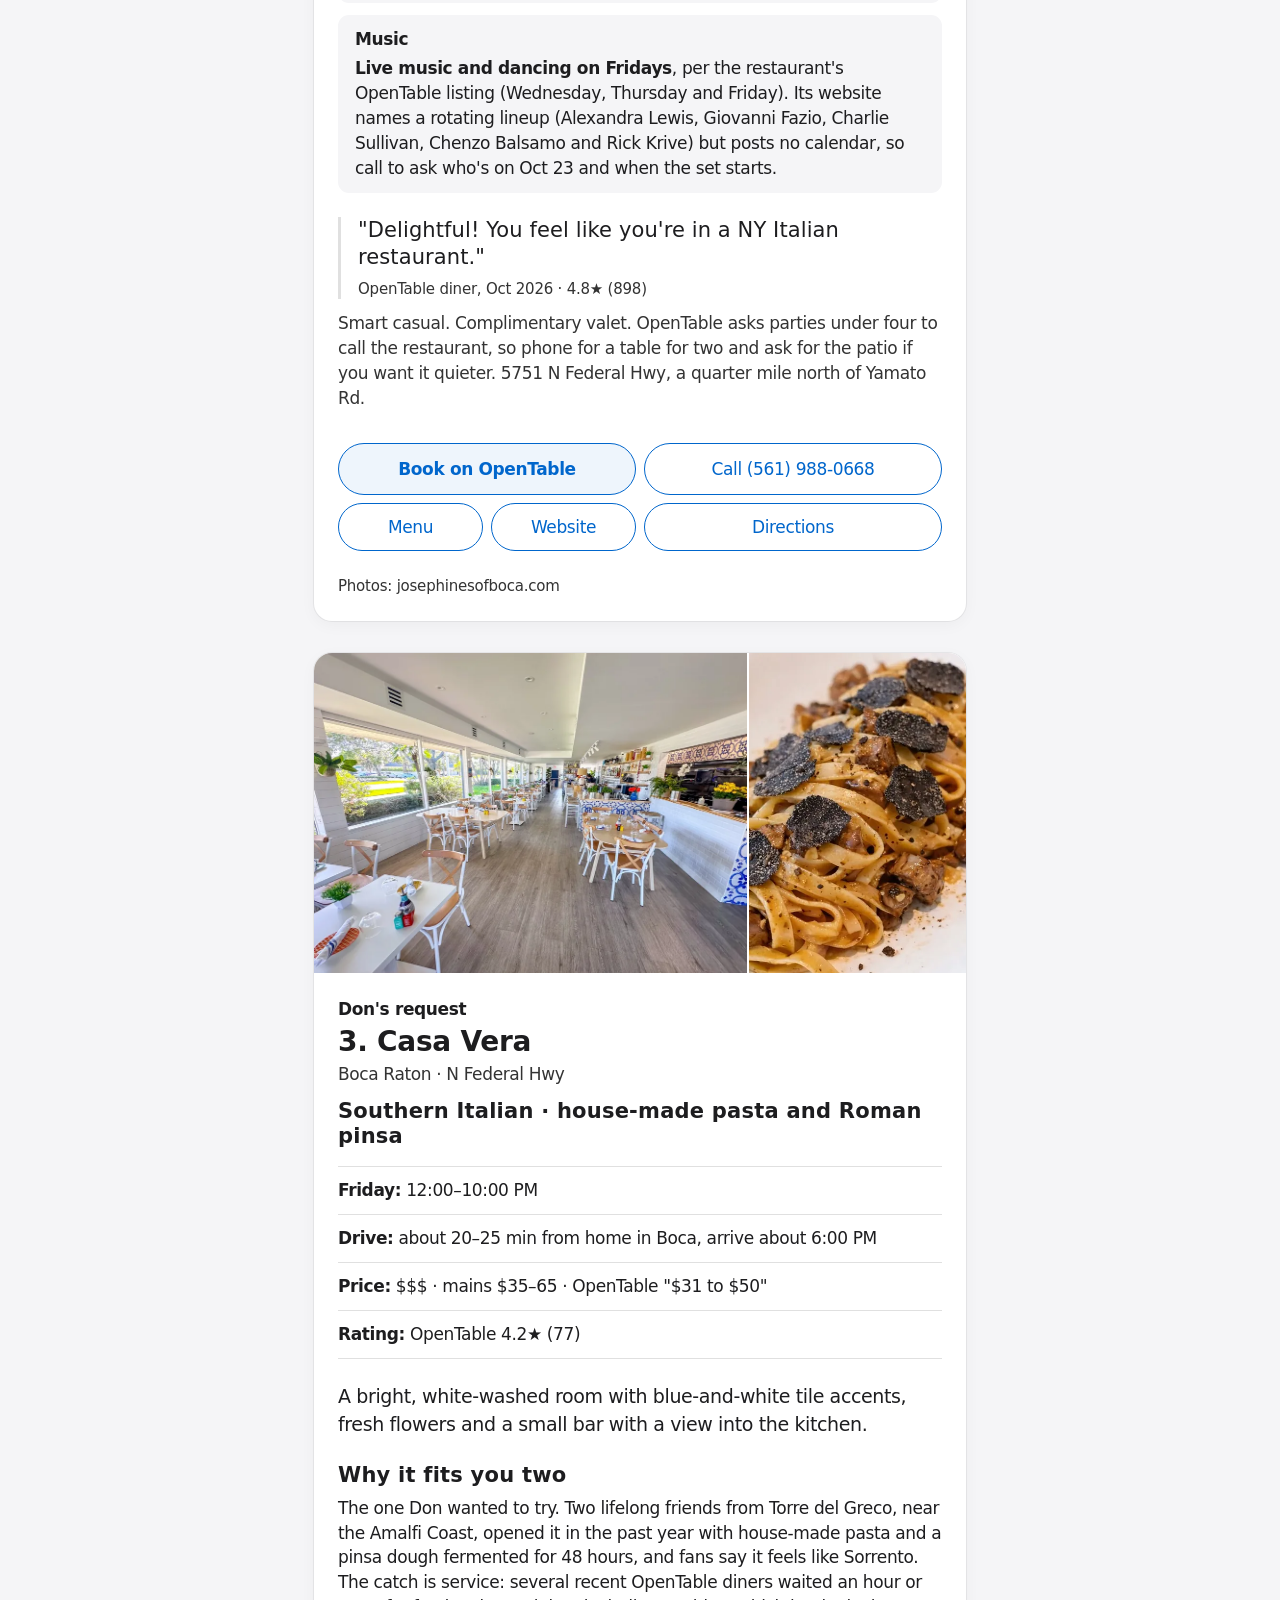
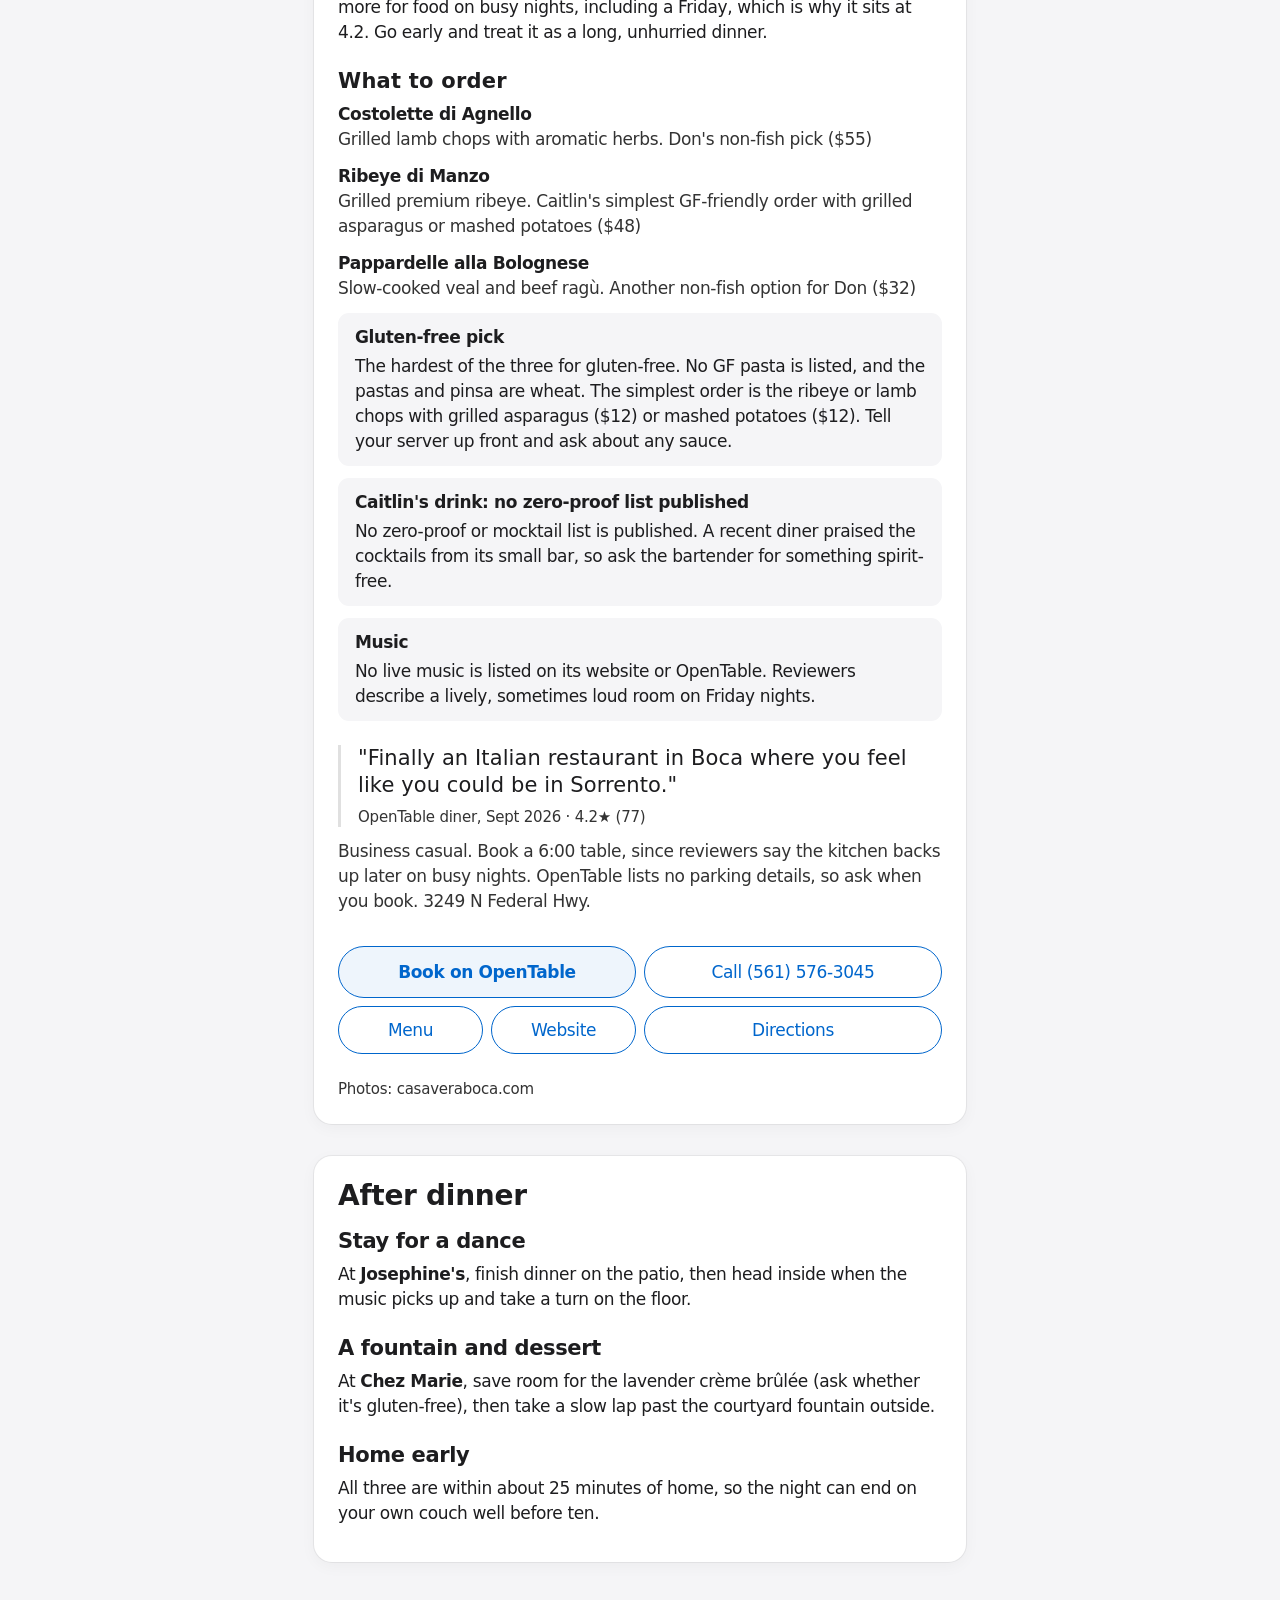
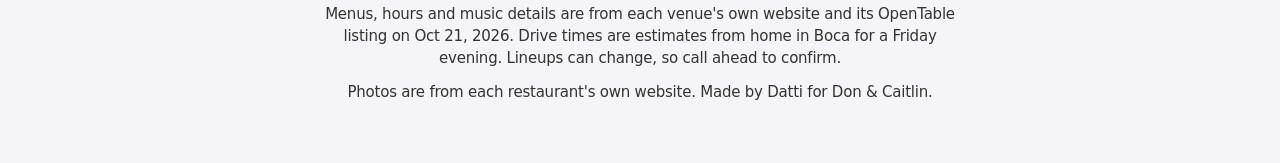
<file: 2026-10-23/index.html>
<!doctype html>
<html lang="en">
<head>
<meta charset="utf-8">
<meta name="viewport" content="width=device-width, initial-scale=1, viewport-fit=cover">
<meta name="robots" content="noindex, nofollow">
<meta name="theme-color" content="#f5f5f7">
<meta name="color-scheme" content="light">
<title>Friday Date Night, Oct 23 · Datti</title>
<meta name="description" content="3 dinner options for Friday, October 23, 2026. Menus, booking and tap-to-call for each.">
<meta property="og:type" content="website">
<meta property="og:title" content="Friday Date Night, Oct 23">
<meta property="og:description" content="3 dinner options for Friday, October 23, 2026. Menus, booking and tap-to-call for each.">
<meta property="og:url" content="https://dfrench222.github.io/date-night/2026-10-23/">
<meta property="og:image" content="https://dfrench222.github.io/date-night/photos/og-2026-10-23.jpg">
<meta property="og:image:width" content="1200">
<meta property="og:image:height" content="630">
<meta name="twitter:card" content="summary_large_image">
<meta name="twitter:title" content="Friday Date Night, Oct 23">
<meta name="twitter:description" content="3 dinner options for Friday, October 23, 2026. Menus, booking and tap-to-call for each.">
<meta name="twitter:image" content="https://dfrench222.github.io/date-night/photos/og-2026-10-23.jpg">
<link rel="icon" type="image/svg+xml" href="../favicon.svg">
<style>/* v3 — follows design/DESIGN.md (getdesign.md "apple" package), adapted:
   dark text on light only (no white-on-color), body 17px, min 15px, 44px+ targets. */
:root{
  /* colors (DESIGN.md colors.*) */
  --primary:#0066cc; --primary-focus:#0071e3; --primary-wash:#eef5fc;
  --ink:#1d1d1f; --ink-muted-80:#333333; --hairline:#e0e0e0; --divider-soft:#f0f0f0;
  --canvas:#ffffff; --parchment:#f5f5f7; --pearl:#fafafc;
  /* type */
  --display:"SF Pro Display",system-ui,-apple-system,BlinkMacSystemFont,"Helvetica Neue",Arial,sans-serif;
  --text:"SF Pro Text",system-ui,-apple-system,BlinkMacSystemFont,"Helvetica Neue",Arial,sans-serif;
  /* spacing (8px base) */
  --xxs:4px; --xs:8px; --sm:12px; --md:17px; --lg:24px; --xl:32px; --xxl:48px;
  /* shape */
  --r-sm:8px; --r-md:11px; --r-lg:18px; --pill:9999px;
  /* elevation: hairline ring + a whisper shadow (Don asked for soft shadows; DESIGN.md allows none on cards) */
  --card-shadow:0 0 0 1px rgba(0,0,0,.06),0 4px 16px rgba(0,0,0,.04);
}
*{box-sizing:border-box}
html{-webkit-text-size-adjust:100%;scroll-behavior:smooth;scroll-padding-top:72px}
body{margin:0;font-family:var(--text);color:var(--ink);background:var(--parchment);font-size:17px;line-height:1.47;letter-spacing:-.374px;-webkit-font-smoothing:antialiased}
a{color:var(--primary)}
img{display:block;max-width:100%}
h1,h2,h3{margin:0;font-family:var(--display);font-weight:600;color:var(--ink)}
p{margin:0 0 var(--sm)}
b,strong{font-weight:600}
.wrap{max-width:692px;margin:0 auto;padding:0 20px}
/* hero = product-tile-light */
.hero{background:var(--canvas);padding:var(--xxl) 0 var(--xl)}
.eyebrow{font-size:15px;font-weight:600;letter-spacing:-.224px;color:var(--ink-muted-80);margin-bottom:var(--xs)}
.hero h1{font-size:34px;line-height:1.1;letter-spacing:-.374px}
.hero .date{font-family:var(--display);font-size:21px;font-weight:600;line-height:1.19;letter-spacing:.231px;margin:var(--xs) 0 var(--md)}
.lede{font-size:19px;line-height:1.47;letter-spacing:-.2px}
.keyfacts{list-style:none;margin:var(--lg) 0;padding:0}
.keyfacts li{display:flex;justify-content:space-between;gap:var(--md);padding:var(--sm) 0;border-top:1px solid var(--hairline)}
.keyfacts li:last-child{border-bottom:1px solid var(--hairline)}
.keyfacts span{color:var(--ink-muted-80)}
.keyfacts b{text-align:right}
.mosaic{display:grid;grid-template-columns:repeat(3,1fr);gap:var(--xs)}
.mosaic a{aspect-ratio:1;border-radius:var(--r-lg);overflow:hidden;background:var(--parchment)}
.mosaic img{width:100%;height:100%;object-fit:cover}
/* sub-nav-frosted with configurator-option-chip links */
.jump{position:sticky;top:0;z-index:10;background:rgba(245,245,247,.8);backdrop-filter:saturate(180%) blur(20px);-webkit-backdrop-filter:saturate(180%) blur(20px);border-bottom:1px solid rgba(0,0,0,.08)}
.jump-in{max-width:692px;margin:0 auto;display:flex;gap:var(--xs);overflow-x:auto;padding:var(--xs) 20px;scrollbar-width:none}
.jump-in::-webkit-scrollbar{display:none}
.jump a{flex:0 0 auto;text-decoration:none;min-height:44px;display:flex;align-items:center;padding:0 var(--md);border-radius:var(--pill);background:var(--canvas);border:1px solid var(--hairline);color:var(--ink);font-size:16px;white-space:nowrap}
/* panels = store-utility-card */
main{padding:var(--xs) 0 var(--lg)}
.panel{background:var(--canvas);border-radius:var(--r-lg);box-shadow:var(--card-shadow);padding:var(--lg);margin:var(--lg) 0}
.h2{font-size:28px;line-height:1.14;letter-spacing:-.28px;margin-bottom:var(--md)}
.pick .row{padding:0 0 var(--lg)}
.pick .row + .row{border-top:1px solid var(--hairline);padding-top:var(--lg)}
.pick .kicker{font-size:15px;font-weight:600;color:var(--ink-muted-80);letter-spacing:-.224px;margin-bottom:var(--xxs)}
.pick h3{font-size:24px;line-height:1.17;letter-spacing:-.28px;margin-bottom:var(--xs)}
.pick .closer{font-family:var(--display);font-size:21px;font-weight:600;line-height:1.19;margin:0}
/* button-secondary-pill (ghost pill in Action Blue) */
.go{display:inline-flex;align-items:center;min-height:44px;padding:11px 22px;border-radius:var(--pill);border:1px solid var(--primary);color:var(--primary);background:var(--canvas);font-size:17px;text-decoration:none}
.glance a{display:flex;gap:var(--sm);align-items:center;text-decoration:none;color:var(--ink);padding:var(--sm) 0;border-top:1px solid var(--hairline);min-height:64px}
.glance a:first-child{border-top:0;padding-top:0}
.glance .num{flex:0 0 32px;height:32px;border-radius:50%;background:var(--parchment);display:flex;align-items:center;justify-content:center;font-weight:600;font-size:16px}
.glance .t{flex:1;min-width:0}
.glance .t b{display:block;font-size:17px}
.glance .t span{font-size:16px;color:var(--ink-muted-80)}
.glance .r{text-align:right;font-size:16px;color:var(--ink-muted-80);white-space:nowrap}
.glance .r b{display:block;color:var(--ink);font-size:17px}
.check ul{margin:0;padding-left:22px}.check li{margin:0 0 var(--sm)}.check li:last-child{margin:0}
/* restaurant cards */
.card{background:var(--canvas);border-radius:var(--r-lg);overflow:hidden;margin:var(--xl) 0;box-shadow:var(--card-shadow)}
.photos{display:grid;gap:2px;background:var(--canvas)}
.photos.n2{grid-template-columns:2fr 1fr}
.photos img{width:100%;height:220px;object-fit:cover}
.card-body{padding:var(--lg) var(--lg) var(--xs)}
.badge{font-family:var(--display);font-size:17px;font-weight:600;color:var(--ink);margin-bottom:var(--xxs)}
.card h2{font-size:28px;line-height:1.14;letter-spacing:-.28px}
.area{color:var(--ink-muted-80);margin:var(--xxs) 0 0}
.cuisine{font-family:var(--display);font-size:21px;font-weight:600;line-height:1.19;letter-spacing:.231px;margin:var(--sm) 0 var(--md)}
.facts{list-style:none;margin:0 0 var(--lg);padding:0}
.facts li{padding:var(--sm) 0;border-top:1px solid var(--hairline);line-height:1.35}
.facts li:last-child{border-bottom:1px solid var(--hairline)}
.vibe{font-size:19px;line-height:1.47;margin:0 0 var(--md)}
.lbl{font-size:21px;line-height:1.19;letter-spacing:.231px;margin:var(--lg) 0 var(--xs)}
.dish{margin:0 0 var(--sm)}
.dish b{display:block}
.dish span{color:var(--ink-muted-80)}
.note{border-radius:var(--r-md);padding:var(--sm) var(--md);margin:var(--sm) 0;background:var(--parchment)}
.note .nt{font-weight:600;margin-bottom:var(--xxs)}
.quote{margin:var(--lg) 0 var(--sm);padding:0 0 0 var(--md);border-left:3px solid var(--hairline);font-family:var(--display);font-size:21px;line-height:1.3;letter-spacing:.1px}
.quote small{display:block;font-family:var(--text);font-size:15px;letter-spacing:-.224px;color:var(--ink-muted-80);margin-top:var(--xs)}
.heads{color:var(--ink-muted-80)}
.actions{display:grid;grid-template-columns:1fr 1fr;gap:var(--xs);padding:var(--sm) var(--lg) var(--lg)}
.btn{display:flex;align-items:center;justify-content:center;text-align:center;min-height:48px;padding:11px 22px;border-radius:var(--pill);text-decoration:none;font-size:17px;line-height:1.2;border:1px solid var(--primary);color:var(--primary);background:var(--canvas);transition:transform .1s}
.btn.primary{grid-column:1/-1;background:var(--primary-wash);font-weight:600;min-height:52px}
.btn.full{grid-column:1/-1}
.btn:active,.go:active{transform:scale(.95)}
.btn:focus-visible,.go:focus-visible,.jump a:focus-visible,.glance a:focus-visible{outline:2px solid var(--primary-focus);outline-offset:2px}
.credit{font-size:15px;letter-spacing:-.224px;color:var(--ink-muted-80);padding:0 var(--lg) var(--lg);margin:0}
#after h3{font-size:21px;line-height:1.19;margin:var(--lg) 0 var(--xs)}
#after h3:first-of-type{margin-top:0}
.foot{font-size:15px;letter-spacing:-.224px;color:var(--ink-muted-80);padding:var(--md) 0 var(--xxl);text-align:center}
@media (min-width:641px){
  .hero h1{font-size:48px;line-height:1.07;letter-spacing:-.28px}
  .photos img{height:320px}
  .actions{grid-template-columns:repeat(4,1fr)}
  .btn.primary,.btn.full{grid-column:span 2}
}
@media (min-width:1069px){.hero h1{font-size:56px}}
@media (prefers-reduced-motion:reduce){html{scroll-behavior:auto}.btn,.go{transition:none}.btn:active,.go:active{transform:none}}
</style>
</head>
<body>
<header class="hero">
  <div class="wrap">
    <div class="eyebrow">Datti · Date Night Edition No. 4</div>
    <h1>Friday Date Night</h1>
    <div class="date">Friday, October 23, 2026</div>
    <p class="lede">A full work week deserves an easy Friday, so this one stays close to home. Three Boca dinners, all within about 25 minutes: a family-run French bistro with live music and room to talk, an old-world Italian dining room where people get up and dance, and Casa Vera, the new Italian spot Don wanted on the list, with honest notes on how it's doing. Each one has a non-fish main for Don and a gluten-free route for Caitlin.</p>
    <ul class="keyfacts"><li><span>Sunset</span><b>6:46 PM</b></li><li><span>Live music</span><b>at 2 of 3</b></li><li><span>Zero-proof list</span><b>none published</b></li><li><span>Options</span><b>3, all open Friday night</b></li></ul>
    <div class="mosaic"><a href="#chezmarie" aria-label="Chez Marie"><img src="../photos/chez1.webp" alt="Chez Marie"></a><a href="#josephines" aria-label="Josephine&#x27;s"><img src="../photos/jos1.webp" alt="Josephine&#x27;s"></a><a href="#casavera" aria-label="Casa Vera"><img src="../photos/casa1.webp" alt="Casa Vera"></a></div>
  </div>
</header>
<nav class="jump" aria-label="Jump to a restaurant"><div class="jump-in"><a href="#chezmarie">Chez Marie</a><a href="#josephines">Josephine&#x27;s</a><a href="#casavera">Casa Vera</a><a href="#after">After dinner</a></div></nav>
<main class="wrap">
  <section class="panel pick" aria-label="Our picks"><div class="row"><div class="kicker">Bob&#x27;s pick</div><h3>Chez Marie</h3><p>A family-run French bistro 10 to 15 minutes from home, where diners say you can actually hear each other. Live music Fridays from 6 to 9, duck à l&#x27;orange for Don, and a filet with the sauce on the side for Caitlin. Book around 6:15 and ask who&#x27;s playing.</p><a class="go" href="#chezmarie">See Chez Marie</a></div><div class="row"><div class="kicker">Dancing pick</div><h3>Josephine&#x27;s</h3><p>Old-world Italian with live music and dancing on Fridays, about 20 to 25 minutes away. Ask for the garden patio to talk over dinner, then head inside for a dance. It has the easiest gluten-free menu of the three, with GF pasta for any pasta dish.</p><a class="go" href="#josephines">See Josephine&#x27;s</a></div><p class="closer">Pick the one that pulls you. Nothing&#x27;s booked until you two say so.</p></section>
  <section class="panel" aria-labelledby="glance-h">
    <h2 class="h2" id="glance-h">At a glance</h2>
    <div class="glance"><a href="#chezmarie"><span class="num">1</span><span class="t"><b>Chez Marie</b><span>Cozy French bistro, easy talk</span></span><span class="r"><b>10–15 min</b>$$</span></a><a href="#josephines"><span class="num">2</span><span class="t"><b>Josephine&#x27;s</b><span>Old-world Italian, dancing</span></span><span class="r"><b>20–25 min</b>$$$</span></a><a href="#casavera"><span class="num">3</span><span class="t"><b>Casa Vera</b><span>Bright new trattoria</span></span><span class="r"><b>20–25 min</b>$$$</span></a></div>
  </section>
  <section class="panel check" aria-labelledby="check-h">
    <h2 class="h2" id="check-h">Caitlin's checklist</h2>
    <ul><li><b>Gluten-free:</b> Josephine's is the easiest, with gluten-free pasta for any pasta dish. Chez Marie lists gluten-free options, and the simplest order there is duck or filet with potatoes and green beans. Casa Vera has no GF pasta, so stick to grilled lamb or ribeye. None of the three marks GF dishes, so tell your server and bring your gluten-guard enzyme.</li><li><b>Zero-proof:</b> None of the three publishes a mocktail or spirit-free list. Josephine's and Casa Vera have full bars, so ask the bartender. Chez Marie pours beer and wine, and its drink list shows sodas, juices, Perrier and iced tea.</li><li><b>Don:</b> duck or rack of lamb at Chez Marie, lamb chops or the veal chop at Josephine's, lamb chops or ribeye at Casa Vera. No fish needed anywhere.</li><li><b>Music:</b> Neither Chez Marie nor Josephine's posts a Friday lineup online, so ask who's playing when you book.</li><li><b>Dress:</b> smart casual works at all three.</li></ul>
  </section>
  <article class="card" id="chezmarie" aria-labelledby="chezmarie-h">
  <div class="photos n2"><img src="../photos/chez1.webp" alt="Chez Marie, photo from chezmariefrenchbistro.com" loading="lazy" decoding="async"><img src="../photos/chez2.webp" alt="Chez Marie, photo from chezmariefrenchbistro.com" loading="lazy" decoding="async"></div>
  <div class="card-body">
    <div class="badge">Quiet enough to talk</div>
    <h2 id="chezmarie-h">1. Chez Marie</h2>
    <p class="area">Boca Raton · Polo Club Shoppes, Military Trl</p>
    <p class="cuisine">Traditional French bistro · family-run, Lyon-trained chef</p>
    <ul class="facts">
      <li><b>Friday:</b> 5:00–9:30 PM (last seating about 9)</li>
      <li><b>Drive:</b> about 10–15 min from home in Boca, arrive about 6:15 PM</li>
      <li><b>Price:</b> $$–$$$ · OpenTable &quot;$31 to $50&quot; · three-course prix fixe offered</li>
      <li><b>Rating:</b> OpenTable 4.6★ (1,137)</li>
    </ul>
    <p class="vibe">White tablecloths, candlelight and a subdued little dining room that reviewers compare to a country bistro in France, plus a covered patio facing the courtyard fountain.</p>
    <h3 class="lbl">Why it fits you two</h3>
    <p>The best room of the three for a real conversation. Marie greets guests at the door and her husband, chef Stephane Gattacieca, trained at the Paul Bocuse Institute in Lyon. OpenTable diners give it 4.6 across more than 1,100 reviews, and recent ones say they could hear each other all night. The restaurant&#x27;s listing adds live music on Fridays from 6 to 9 PM.</p>
    <h3 class="lbl">What to order</h3>
    <div class="dish"><b>Duck à l&#x27;Orange</b><span>The house signature: roasted half duck with orange sauce, garlic-roasted potatoes and green beans. Don&#x27;s non-fish pick</span></div><div class="dish"><b>Filet Mignon</b><span>8 oz black Angus with peppercorn sauce. Caitlin&#x27;s simplest GF-friendly order with the sauce on the side</span></div><div class="dish"><b>Rack of Lamb</b><span>Herbes de Provence, demi-glace, potatoes and green beans. Another non-fish option for Don</span></div>
    <div class="note"><div class="nt">Gluten-free pick</div>OpenTable lists gluten-free options, but nothing on the menu is marked GF. The simplest order is the filet or duck with garlic-roasted potatoes and green beans; ask whether the sauce is thickened with flour and skip the baguette. The website&#x27;s menu page is an older version with outdated prices, so go by the menu at the table.</div>
    <div class="note"><div class="nt">Caitlin's drink: no zero-proof list published</div>No zero-proof or mocktail list is published. It pours beer and wine, and its drink list shows sodas, orange or cranberry juice, Perrier and unsweetened iced tea. Ask if they'll mix something spirit-free.</div>
    <div class="note"><div class="nt">Music</div><b>Live music Fridays, 6:00–9:00 PM</b>, per the restaurant's own OpenTable listing. Its website doesn't post a lineup, so call to ask who's playing Oct 23. (The soprano dinner-and-show night is the following Thursday, Oct 29.)</div>
    <blockquote class="quote">&quot;We wanted to catch up, and we could actually hear! The decor is subdued but perfect, almost like a little place in the French countryside.&quot;<small>OpenTable diner, Sept 2026 · 4.6★ (1,137)</small></blockquote>
    <p class="heads">Casual to smart casual. Free lot parking at the Polo Club Shoppes off Military Trail and Clint Moore Rd; look for the courtyard to the right of Publix. Reservations are recommended on weekends. 5030 Champion Blvd, Suite D3.</p>
  </div>
  <div class="actions">
    <a class="btn primary" href="https://www.opentable.com/chez-marie-french-bistro" target="_blank" rel="noopener">Book on OpenTable</a>
    <a class="btn full" href="tel:+15619970027">Call (561) 997-0027</a>
    <a class="btn" href="https://chezmariefrenchbistro.com/menu/" target="_blank" rel="noopener">Menu</a><a class="btn" href="https://chezmariefrenchbistro.com/" target="_blank" rel="noopener">Website</a>
    <a class="btn full" href="https://www.google.com/maps/search/?api=1&amp;query=Chez+Marie+French+Bistro+5030+Champion+Blvd+Boca+Raton+FL" target="_blank" rel="noopener">Directions</a>
  </div>
  <p class="credit">Photos: chezmariefrenchbistro.com</p>
</article>
<article class="card" id="josephines" aria-labelledby="josephines-h">
  <div class="photos n2"><img src="../photos/jos1.webp" alt="Josephine&#x27;s, photo from josephinesofboca.com" loading="lazy" decoding="async"><img src="../photos/jos2.webp" alt="Josephine&#x27;s, photo from josephinesofboca.com" loading="lazy" decoding="async"></div>
  <div class="card-body">
    <div class="badge">Music &amp; dancing</div>
    <h2 id="josephines-h">2. Josephine&#x27;s</h2>
    <p class="area">Boca Raton · N Federal Hwy, north of Yamato</p>
    <p class="cuisine">Sicilian-Italian · family-run since 1990</p>
    <ul class="facts">
      <li><b>Friday:</b> 5:00–10:00 PM</li>
      <li><b>Drive:</b> about 20–25 min from home in Boca, arrive about 6:30 PM</li>
      <li><b>Price:</b> $$$ · OpenTable &quot;$31 to $50&quot;</li>
      <li><b>Rating:</b> OpenTable 4.8★ (898)</li>
    </ul>
    <p class="vibe">Candlelight, white linens, columns and brass chandeliers in the main dining room, plus a garden patio under soft lights and greenery.</p>
    <h3 class="lbl">Why it fits you two</h3>
    <p>The dancing pick. Josephine grew up cooking in Sicily and has been part of this Boca room since 1990, and a rotating cast of singers and pianists plays through the week. The restaurant&#x27;s listing promises music and dancing on Fridays, and OpenTable diners rate it 4.8 across nearly 900 reviews and tag it romantic. One honest note: on packed nights a few diners found the music too loud to talk, so the patio is the place for conversation.</p>
    <h3 class="lbl">What to order</h3>
    <div class="dish"><b>Lollipop Lamb Chops</b><span>Grass-fed, grilled to order, from the chef&#x27;s favorites. Don&#x27;s non-fish pick</span></div><div class="dish"><b>Prime 9 oz Filet Mignon</b><span>Grilled to order with vegetables and potatoes. Caitlin&#x27;s simplest GF-friendly order</span></div><div class="dish"><b>Any pasta, gluten-free</b><span>GF pasta can be swapped into any pasta dish, such as the Rigatoni Bolognese, for a small upcharge</span></div>
    <div class="note"><div class="nt">Gluten-free pick</div>The easiest of the three. Its OpenTable menu says gluten-free or whole-wheat pasta is available for any pasta dish (+$5), and entrées come with vegetables and potatoes. Nothing is marked GF and it isn&#x27;t listed as celiac-friendly on Find Me Gluten Free, so ask how the GF pasta is cooked and skip breaded dishes like the parmigiana and Francaise.</div>
    <div class="note"><div class="nt">Caitlin's drink: no zero-proof list published</div>No zero-proof or mocktail list is published. Bar Rafael is a full bar, so ask the bartender for something spirit-free.</div>
    <div class="note"><div class="nt">Music</div><b>Live music and dancing on Fridays</b>, per the restaurant's OpenTable listing (Wednesday, Thursday and Friday). Its website names a rotating lineup (Alexandra Lewis, Giovanni Fazio, Charlie Sullivan, Chenzo Balsamo and Rick Krive) but posts no calendar, so call to ask who's on Oct 23 and when the set starts.</div>
    <blockquote class="quote">&quot;Delightful! You feel like you&#x27;re in a NY Italian restaurant.&quot;<small>OpenTable diner, Oct 2026 · 4.8★ (898)</small></blockquote>
    <p class="heads">Smart casual. Complimentary valet. OpenTable asks parties under four to call the restaurant, so phone for a table for two and ask for the patio if you want it quieter. 5751 N Federal Hwy, a quarter mile north of Yamato Rd.</p>
  </div>
  <div class="actions">
    <a class="btn primary" href="https://www.opentable.com/josephines-italian-restaurant" target="_blank" rel="noopener">Book on OpenTable</a>
    <a class="btn full" href="tel:+15619880668">Call (561) 988-0668</a>
    <a class="btn" href="https://www.josephinesofboca.com/menu" target="_blank" rel="noopener">Menu</a><a class="btn" href="https://www.josephinesofboca.com/" target="_blank" rel="noopener">Website</a>
    <a class="btn full" href="https://www.google.com/maps/search/?api=1&amp;query=Josephine%27s+Italian+Restaurant+5751+N+Federal+Hwy+Boca+Raton+FL" target="_blank" rel="noopener">Directions</a>
  </div>
  <p class="credit">Photos: josephinesofboca.com</p>
</article>
<article class="card" id="casavera" aria-labelledby="casavera-h">
  <div class="photos n2"><img src="../photos/casa1.webp" alt="Casa Vera, photo from casaveraboca.com" loading="lazy" decoding="async"><img src="../photos/casa2.webp" alt="Casa Vera, photo from casaveraboca.com" loading="lazy" decoding="async"></div>
  <div class="card-body">
    <div class="badge">Don&#x27;s request</div>
    <h2 id="casavera-h">3. Casa Vera</h2>
    <p class="area">Boca Raton · N Federal Hwy</p>
    <p class="cuisine">Southern Italian · house-made pasta and Roman pinsa</p>
    <ul class="facts">
      <li><b>Friday:</b> 12:00–10:00 PM</li>
      <li><b>Drive:</b> about 20–25 min from home in Boca, arrive about 6:00 PM</li>
      <li><b>Price:</b> $$$ · mains $35–65 · OpenTable &quot;$31 to $50&quot;</li>
      <li><b>Rating:</b> OpenTable 4.2★ (77)</li>
    </ul>
    <p class="vibe">A bright, white-washed room with blue-and-white tile accents, fresh flowers and a small bar with a view into the kitchen.</p>
    <h3 class="lbl">Why it fits you two</h3>
    <p>The one Don wanted to try. Two lifelong friends from Torre del Greco, near the Amalfi Coast, opened it in the past year with house-made pasta and a pinsa dough fermented for 48 hours, and fans say it feels like Sorrento. The catch is service: several recent OpenTable diners waited an hour or more for food on busy nights, including a Friday, which is why it sits at 4.2. Go early and treat it as a long, unhurried dinner.</p>
    <h3 class="lbl">What to order</h3>
    <div class="dish"><b>Costolette di Agnello</b><span>Grilled lamb chops with aromatic herbs. Don&#x27;s non-fish pick ($55)</span></div><div class="dish"><b>Ribeye di Manzo</b><span>Grilled premium ribeye. Caitlin&#x27;s simplest GF-friendly order with grilled asparagus or mashed potatoes ($48)</span></div><div class="dish"><b>Pappardelle alla Bolognese</b><span>Slow-cooked veal and beef ragù. Another non-fish option for Don ($32)</span></div>
    <div class="note"><div class="nt">Gluten-free pick</div>The hardest of the three for gluten-free. No GF pasta is listed, and the pastas and pinsa are wheat. The simplest order is the ribeye or lamb chops with grilled asparagus ($12) or mashed potatoes ($12). Tell your server up front and ask about any sauce.</div>
    <div class="note"><div class="nt">Caitlin's drink: no zero-proof list published</div>No zero-proof or mocktail list is published. A recent diner praised the cocktails from its small bar, so ask the bartender for something spirit-free.</div>
    <div class="note"><div class="nt">Music</div>No live music is listed on its website or OpenTable. Reviewers describe a lively, sometimes loud room on Friday nights.</div>
    <blockquote class="quote">&quot;Finally an Italian restaurant in Boca where you feel like you could be in Sorrento.&quot;<small>OpenTable diner, Sept 2026 · 4.2★ (77)</small></blockquote>
    <p class="heads">Business casual. Book a 6:00 table, since reviewers say the kitchen backs up later on busy nights. OpenTable lists no parking details, so ask when you book. 3249 N Federal Hwy.</p>
  </div>
  <div class="actions">
    <a class="btn primary" href="https://www.opentable.com/r/casa-vera-ristorante-boca-raton" target="_blank" rel="noopener">Book on OpenTable</a>
    <a class="btn full" href="tel:+15615763045">Call (561) 576-3045</a>
    <a class="btn" href="https://www.casaveraboca.com/menu" target="_blank" rel="noopener">Menu</a><a class="btn" href="https://www.casaveraboca.com/" target="_blank" rel="noopener">Website</a>
    <a class="btn full" href="https://www.google.com/maps/search/?api=1&amp;query=Casa+Vera+Ristorante+3249+N+Federal+Hwy+Boca+Raton+FL" target="_blank" rel="noopener">Directions</a>
  </div>
  <p class="credit">Photos: casaveraboca.com</p>
</article>

  <section class="panel" id="after" aria-labelledby="after-h">
    <h2 class="h2" id="after-h">After dinner</h2>
    <h3>Stay for a dance</h3><p>At <b>Josephine's</b>, finish dinner on the patio, then head inside when the music picks up and take a turn on the floor.</p><h3>A fountain and dessert</h3><p>At <b>Chez Marie</b>, save room for the lavender crème brûlée (ask whether it's gluten-free), then take a slow lap past the courtyard fountain outside.</p><h3>Home early</h3><p>All three are within about 25 minutes of home, so the night can end on your own couch well before ten.</p>
  </section>
  <footer class="foot">
    <p>Menus, hours and music details are from each venue&#x27;s own website and its OpenTable listing on Oct 21, 2026. Drive times are estimates from home in Boca for a Friday evening. Lineups can change, so call ahead to confirm.</p>
    <p>Photos are from each restaurant's own website. Made by Datti for Don &amp; Caitlin.</p>
  </footer>
</main>
</body>
</html>
</file>
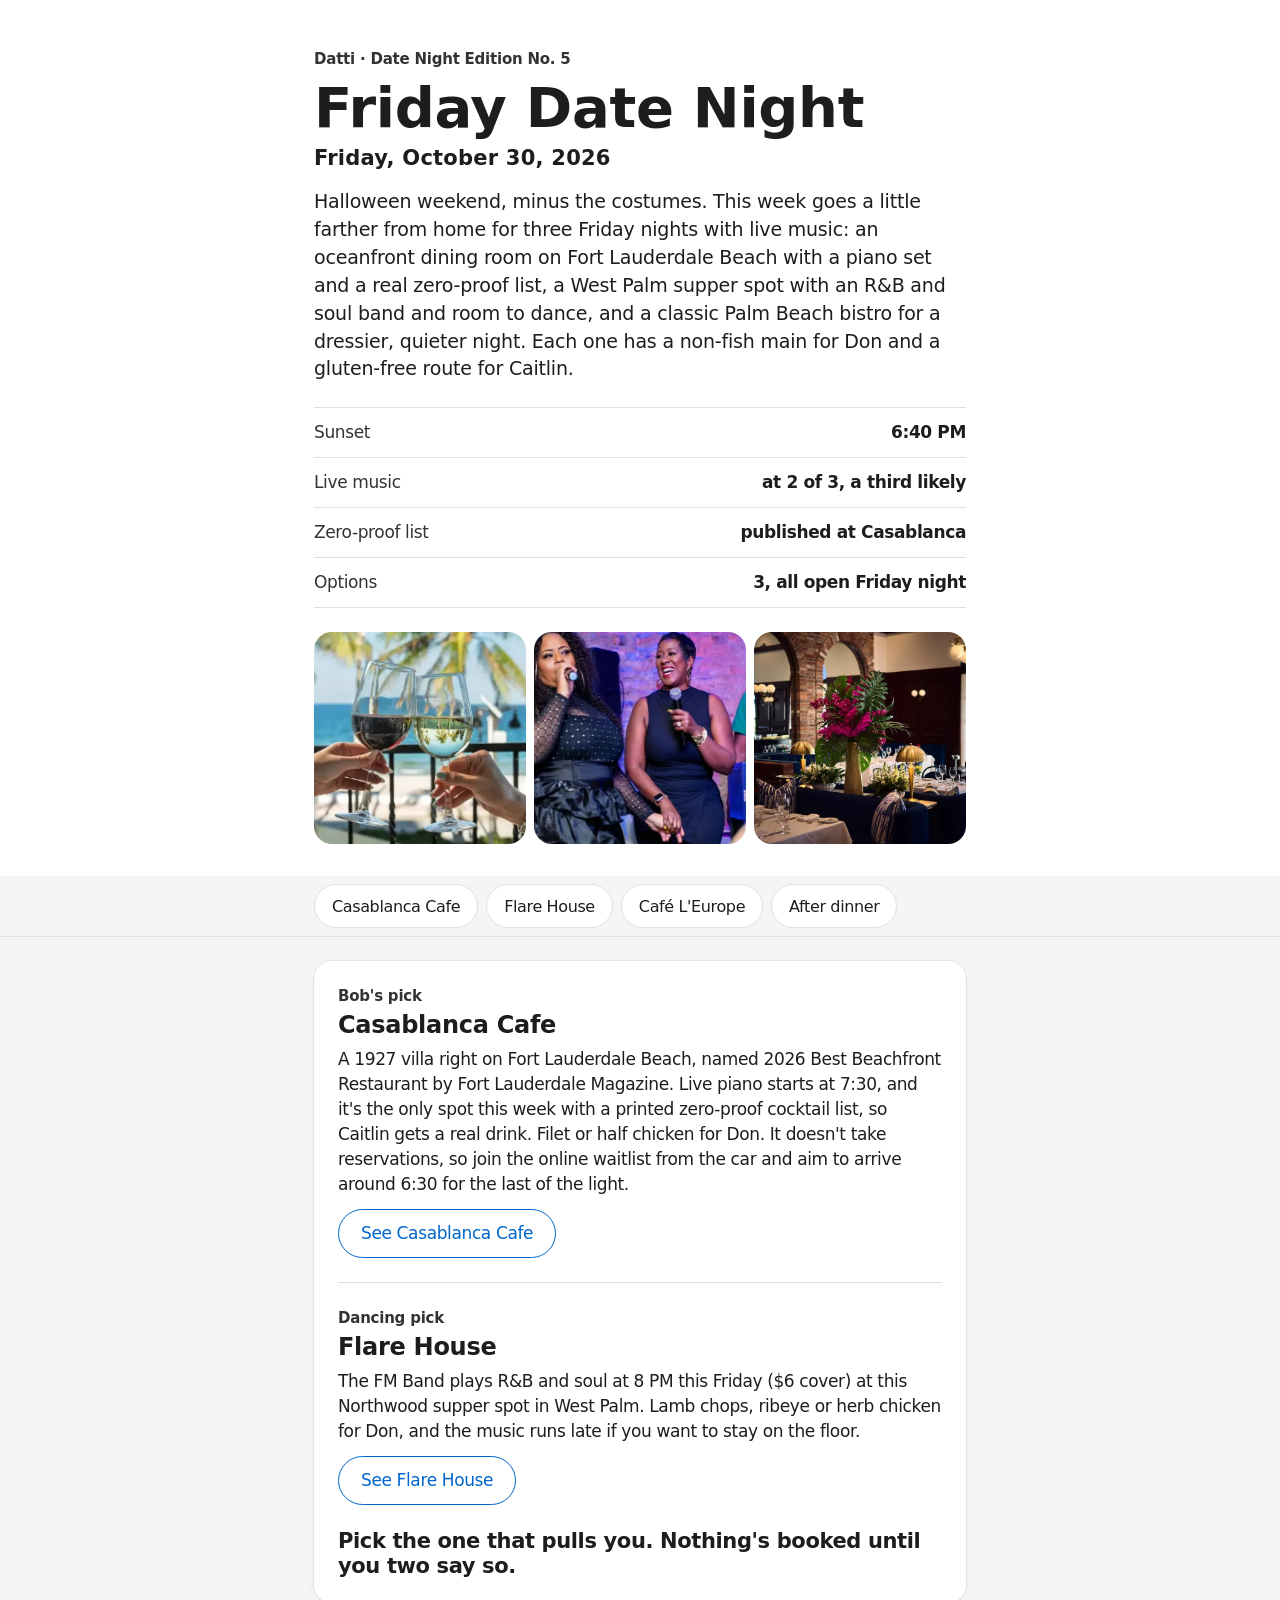
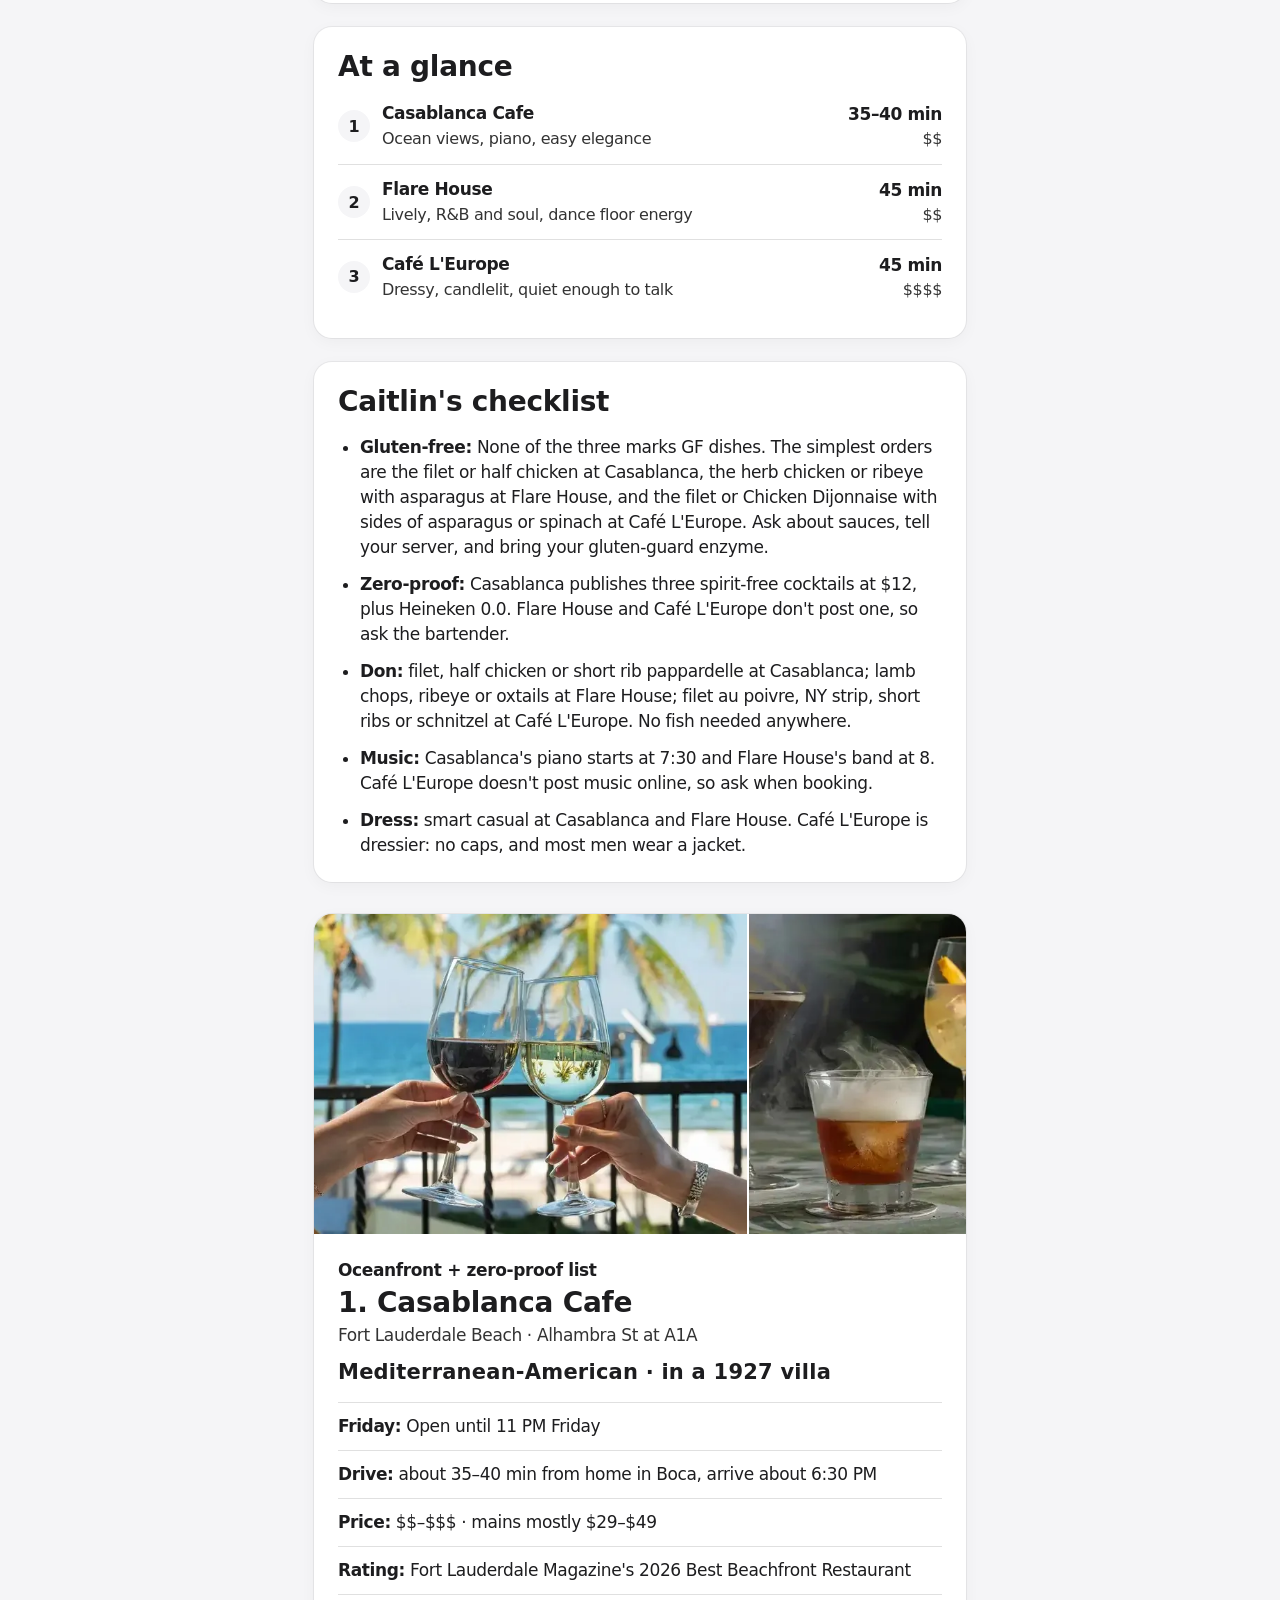
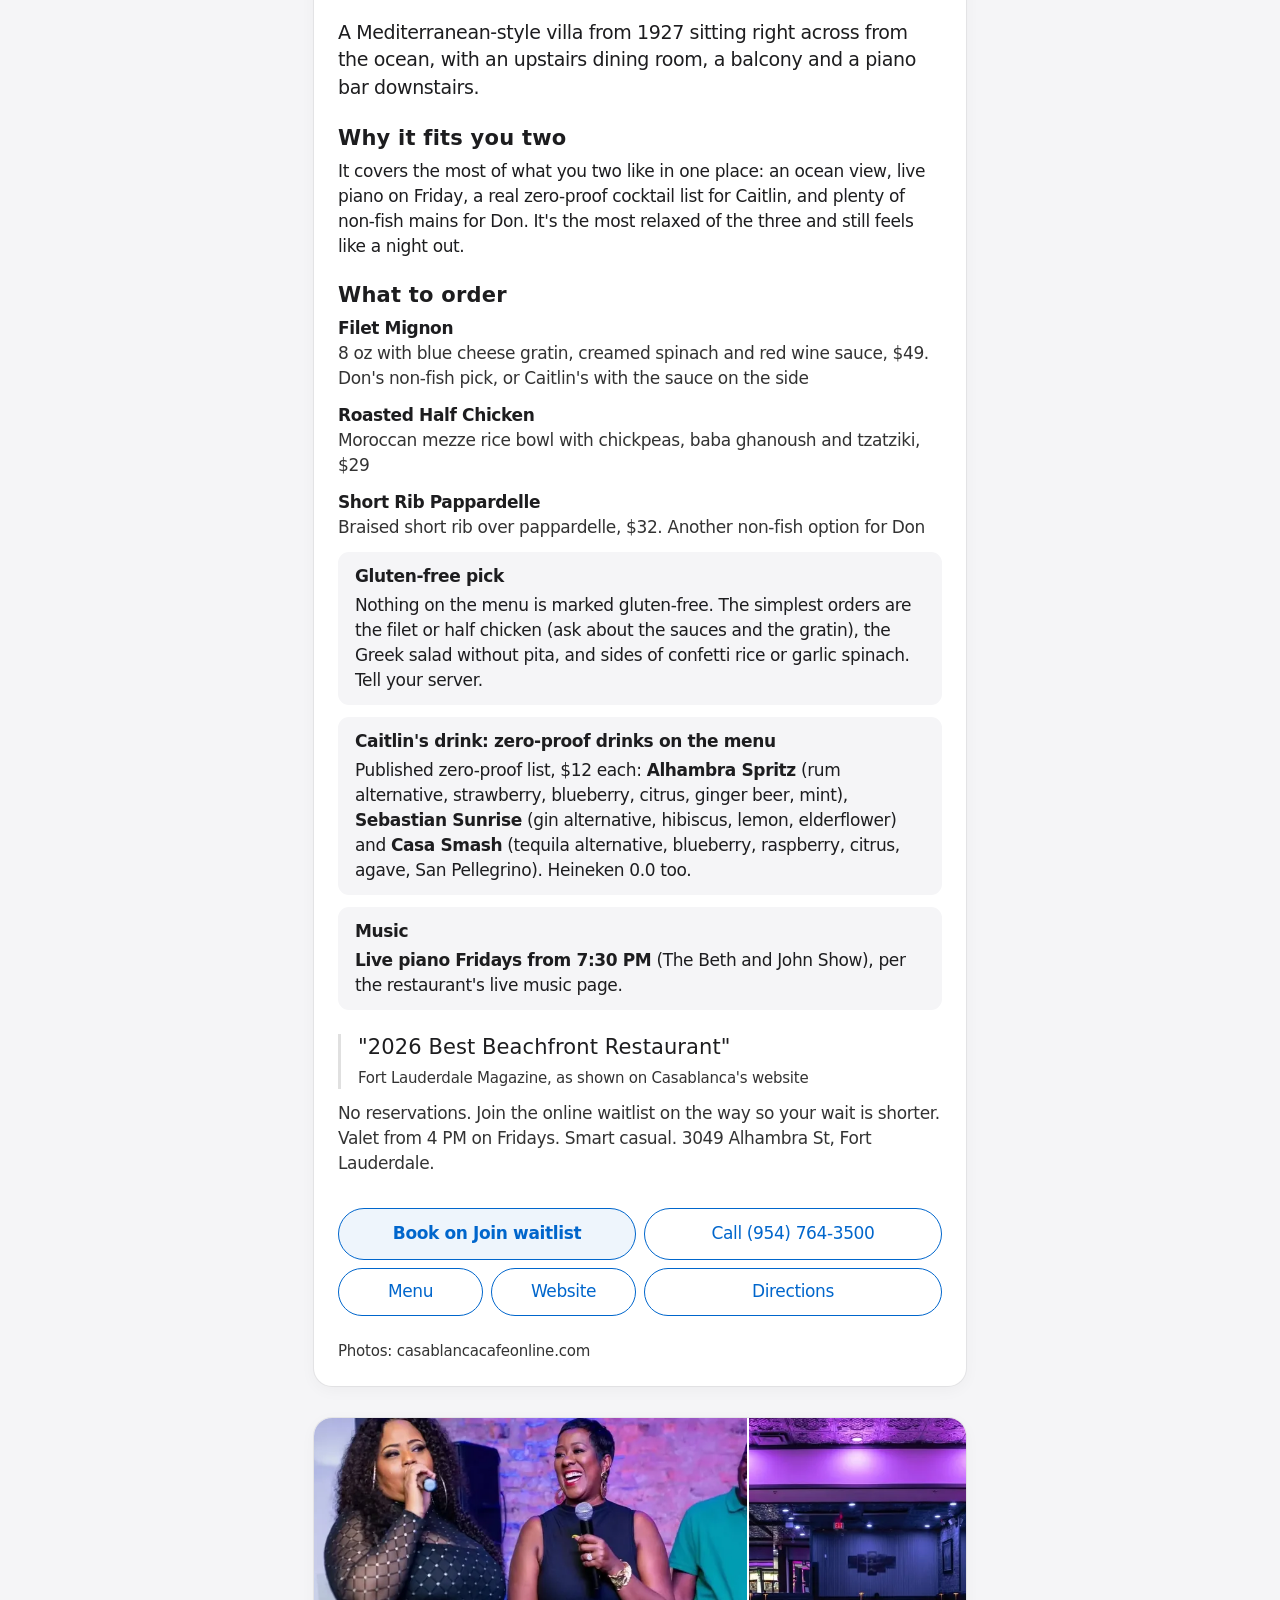
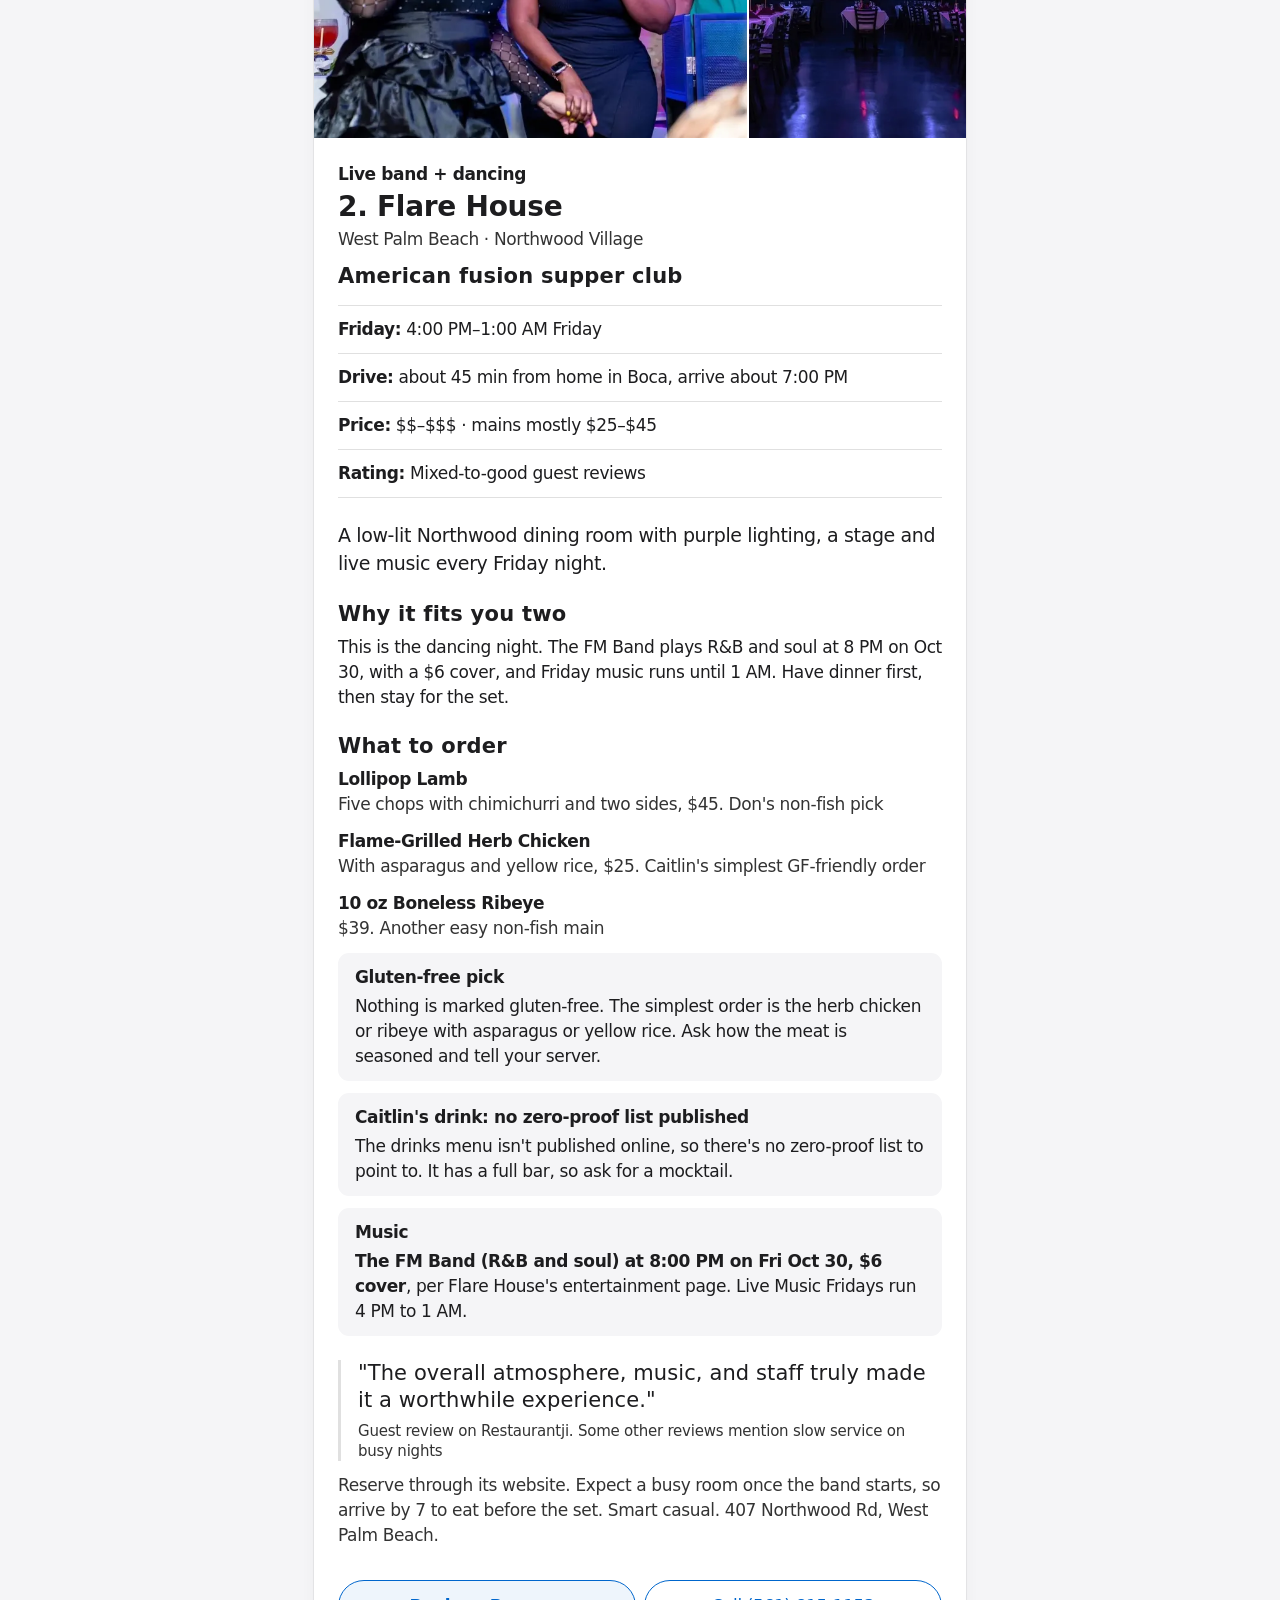
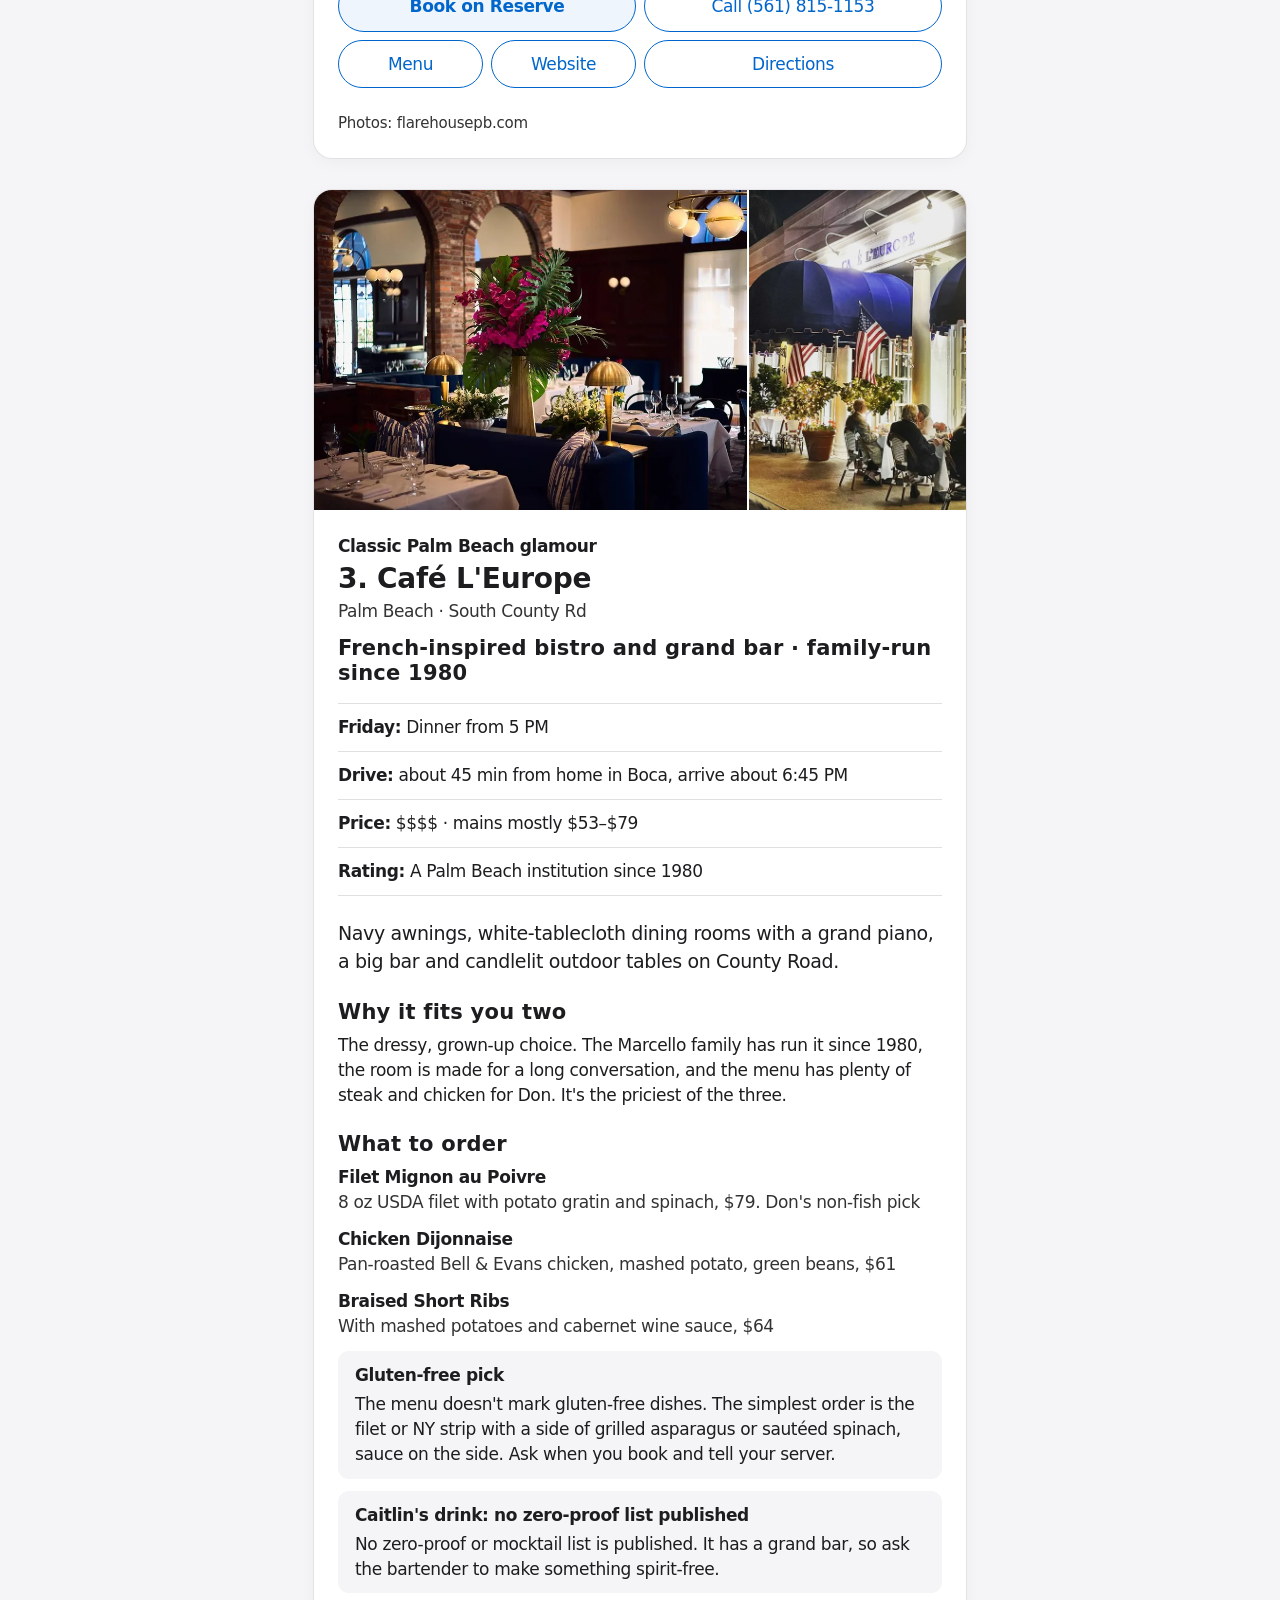
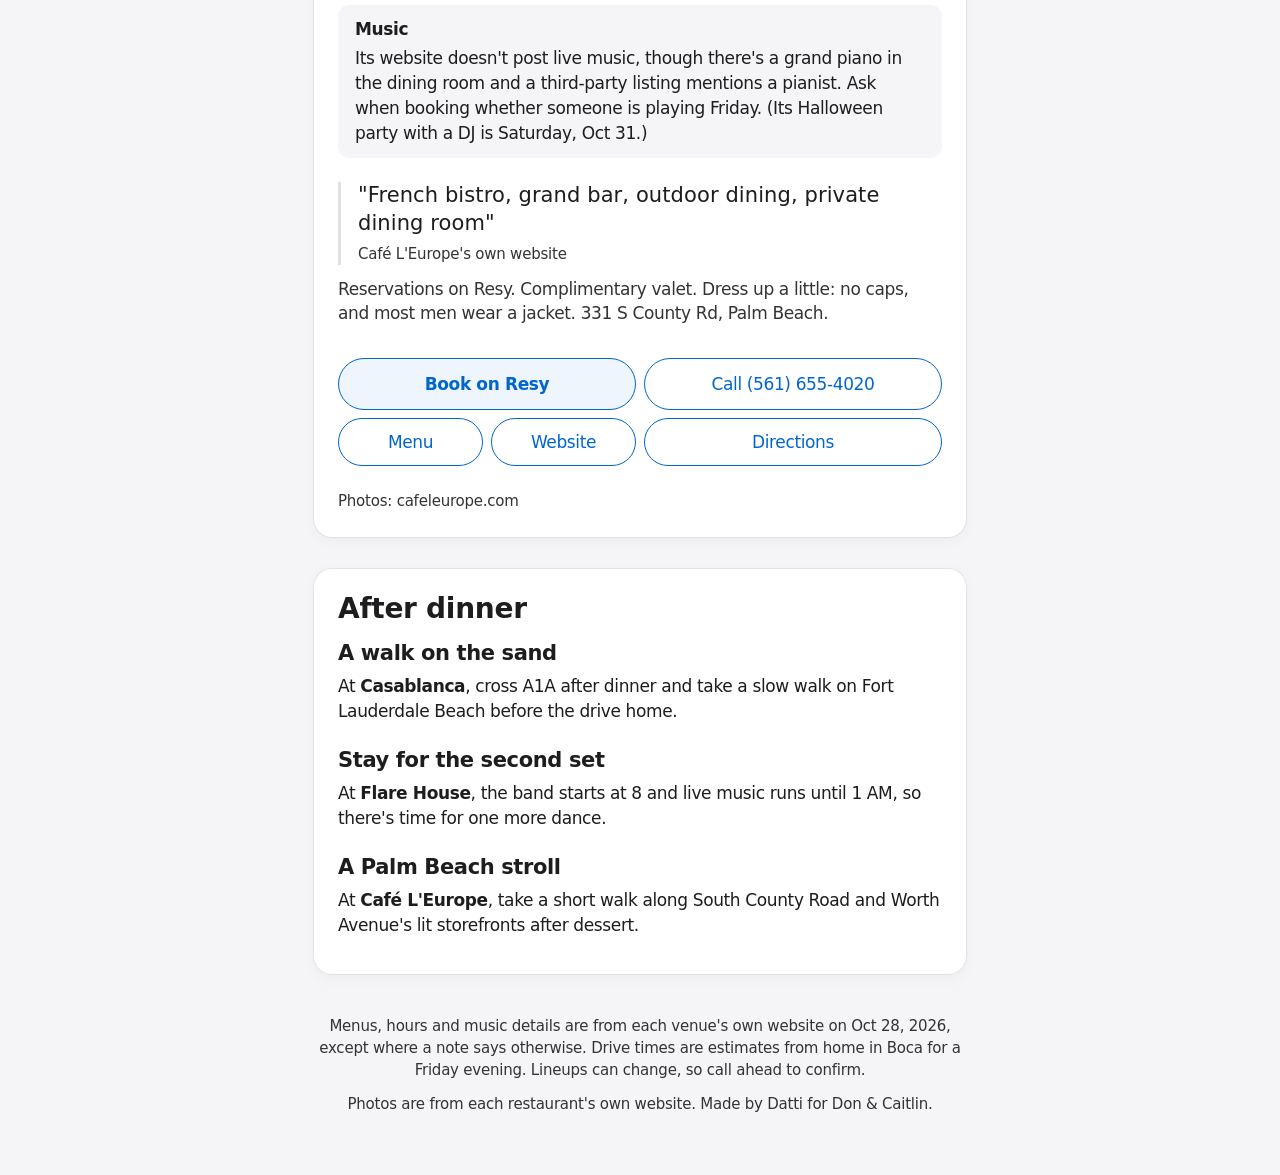
<file: 2026-10-30/index.html>
<!doctype html>
<html lang="en">
<head>
<meta charset="utf-8">
<meta name="viewport" content="width=device-width, initial-scale=1, viewport-fit=cover">
<meta name="robots" content="noindex, nofollow">
<meta name="theme-color" content="#f5f5f7">
<meta name="color-scheme" content="light">
<title>Friday Date Night, Oct 30 · Datti</title>
<meta name="description" content="3 dinner options for Friday, October 30, 2026. Menus, booking and tap-to-call for each.">
<meta property="og:type" content="website">
<meta property="og:title" content="Friday Date Night, Oct 30">
<meta property="og:description" content="3 dinner options for Friday, October 30, 2026. Menus, booking and tap-to-call for each.">
<meta property="og:url" content="https://dfrench222.github.io/date-night/2026-10-30/">
<meta property="og:image" content="https://dfrench222.github.io/date-night/photos/og-2026-10-30.jpg">
<meta property="og:image:width" content="1200">
<meta property="og:image:height" content="630">
<meta name="twitter:card" content="summary_large_image">
<meta name="twitter:title" content="Friday Date Night, Oct 30">
<meta name="twitter:description" content="3 dinner options for Friday, October 30, 2026. Menus, booking and tap-to-call for each.">
<meta name="twitter:image" content="https://dfrench222.github.io/date-night/photos/og-2026-10-30.jpg">
<link rel="icon" type="image/svg+xml" href="../favicon.svg">
<style>/* v3 — follows design/DESIGN.md (getdesign.md "apple" package), adapted:
   dark text on light only (no white-on-color), body 17px, min 15px, 44px+ targets. */
:root{
  /* colors (DESIGN.md colors.*) */
  --primary:#0066cc; --primary-focus:#0071e3; --primary-wash:#eef5fc;
  --ink:#1d1d1f; --ink-muted-80:#333333; --hairline:#e0e0e0; --divider-soft:#f0f0f0;
  --canvas:#ffffff; --parchment:#f5f5f7; --pearl:#fafafc;
  /* type */
  --display:"SF Pro Display",system-ui,-apple-system,BlinkMacSystemFont,"Helvetica Neue",Arial,sans-serif;
  --text:"SF Pro Text",system-ui,-apple-system,BlinkMacSystemFont,"Helvetica Neue",Arial,sans-serif;
  /* spacing (8px base) */
  --xxs:4px; --xs:8px; --sm:12px; --md:17px; --lg:24px; --xl:32px; --xxl:48px;
  /* shape */
  --r-sm:8px; --r-md:11px; --r-lg:18px; --pill:9999px;
  /* elevation: hairline ring + a whisper shadow (Don asked for soft shadows; DESIGN.md allows none on cards) */
  --card-shadow:0 0 0 1px rgba(0,0,0,.06),0 4px 16px rgba(0,0,0,.04);
}
*{box-sizing:border-box}
html{-webkit-text-size-adjust:100%;scroll-behavior:smooth;scroll-padding-top:72px}
body{margin:0;font-family:var(--text);color:var(--ink);background:var(--parchment);font-size:17px;line-height:1.47;letter-spacing:-.374px;-webkit-font-smoothing:antialiased}
a{color:var(--primary)}
img{display:block;max-width:100%}
h1,h2,h3{margin:0;font-family:var(--display);font-weight:600;color:var(--ink)}
p{margin:0 0 var(--sm)}
b,strong{font-weight:600}
.wrap{max-width:692px;margin:0 auto;padding:0 20px}
/* hero = product-tile-light */
.hero{background:var(--canvas);padding:var(--xxl) 0 var(--xl)}
.eyebrow{font-size:15px;font-weight:600;letter-spacing:-.224px;color:var(--ink-muted-80);margin-bottom:var(--xs)}
.hero h1{font-size:34px;line-height:1.1;letter-spacing:-.374px}
.hero .date{font-family:var(--display);font-size:21px;font-weight:600;line-height:1.19;letter-spacing:.231px;margin:var(--xs) 0 var(--md)}
.lede{font-size:19px;line-height:1.47;letter-spacing:-.2px}
.keyfacts{list-style:none;margin:var(--lg) 0;padding:0}
.keyfacts li{display:flex;justify-content:space-between;gap:var(--md);padding:var(--sm) 0;border-top:1px solid var(--hairline)}
.keyfacts li:last-child{border-bottom:1px solid var(--hairline)}
.keyfacts span{color:var(--ink-muted-80)}
.keyfacts b{text-align:right}
.mosaic{display:grid;grid-template-columns:repeat(3,1fr);gap:var(--xs)}
.mosaic a{aspect-ratio:1;border-radius:var(--r-lg);overflow:hidden;background:var(--parchment)}
.mosaic img{width:100%;height:100%;object-fit:cover}
/* sub-nav-frosted with configurator-option-chip links */
.jump{position:sticky;top:0;z-index:10;background:rgba(245,245,247,.8);backdrop-filter:saturate(180%) blur(20px);-webkit-backdrop-filter:saturate(180%) blur(20px);border-bottom:1px solid rgba(0,0,0,.08)}
.jump-in{max-width:692px;margin:0 auto;display:flex;gap:var(--xs);overflow-x:auto;padding:var(--xs) 20px;scrollbar-width:none}
.jump-in::-webkit-scrollbar{display:none}
.jump a{flex:0 0 auto;text-decoration:none;min-height:44px;display:flex;align-items:center;padding:0 var(--md);border-radius:var(--pill);background:var(--canvas);border:1px solid var(--hairline);color:var(--ink);font-size:16px;white-space:nowrap}
/* panels = store-utility-card */
main{padding:var(--xs) 0 var(--lg)}
.panel{background:var(--canvas);border-radius:var(--r-lg);box-shadow:var(--card-shadow);padding:var(--lg);margin:var(--lg) 0}
.h2{font-size:28px;line-height:1.14;letter-spacing:-.28px;margin-bottom:var(--md)}
.pick .row{padding:0 0 var(--lg)}
.pick .row + .row{border-top:1px solid var(--hairline);padding-top:var(--lg)}
.pick .kicker{font-size:15px;font-weight:600;color:var(--ink-muted-80);letter-spacing:-.224px;margin-bottom:var(--xxs)}
.pick h3{font-size:24px;line-height:1.17;letter-spacing:-.28px;margin-bottom:var(--xs)}
.pick .closer{font-family:var(--display);font-size:21px;font-weight:600;line-height:1.19;margin:0}
/* button-secondary-pill (ghost pill in Action Blue) */
.go{display:inline-flex;align-items:center;min-height:44px;padding:11px 22px;border-radius:var(--pill);border:1px solid var(--primary);color:var(--primary);background:var(--canvas);font-size:17px;text-decoration:none}
.glance a{display:flex;gap:var(--sm);align-items:center;text-decoration:none;color:var(--ink);padding:var(--sm) 0;border-top:1px solid var(--hairline);min-height:64px}
.glance a:first-child{border-top:0;padding-top:0}
.glance .num{flex:0 0 32px;height:32px;border-radius:50%;background:var(--parchment);display:flex;align-items:center;justify-content:center;font-weight:600;font-size:16px}
.glance .t{flex:1;min-width:0}
.glance .t b{display:block;font-size:17px}
.glance .t span{font-size:16px;color:var(--ink-muted-80)}
.glance .r{text-align:right;font-size:16px;color:var(--ink-muted-80);white-space:nowrap}
.glance .r b{display:block;color:var(--ink);font-size:17px}
.check ul{margin:0;padding-left:22px}.check li{margin:0 0 var(--sm)}.check li:last-child{margin:0}
/* restaurant cards */
.card{background:var(--canvas);border-radius:var(--r-lg);overflow:hidden;margin:var(--xl) 0;box-shadow:var(--card-shadow)}
.photos{display:grid;gap:2px;background:var(--canvas)}
.photos.n2{grid-template-columns:2fr 1fr}
.photos img{width:100%;height:220px;object-fit:cover}
.card-body{padding:var(--lg) var(--lg) var(--xs)}
.badge{font-family:var(--display);font-size:17px;font-weight:600;color:var(--ink);margin-bottom:var(--xxs)}
.card h2{font-size:28px;line-height:1.14;letter-spacing:-.28px}
.area{color:var(--ink-muted-80);margin:var(--xxs) 0 0}
.cuisine{font-family:var(--display);font-size:21px;font-weight:600;line-height:1.19;letter-spacing:.231px;margin:var(--sm) 0 var(--md)}
.facts{list-style:none;margin:0 0 var(--lg);padding:0}
.facts li{padding:var(--sm) 0;border-top:1px solid var(--hairline);line-height:1.35}
.facts li:last-child{border-bottom:1px solid var(--hairline)}
.vibe{font-size:19px;line-height:1.47;margin:0 0 var(--md)}
.lbl{font-size:21px;line-height:1.19;letter-spacing:.231px;margin:var(--lg) 0 var(--xs)}
.dish{margin:0 0 var(--sm)}
.dish b{display:block}
.dish span{color:var(--ink-muted-80)}
.note{border-radius:var(--r-md);padding:var(--sm) var(--md);margin:var(--sm) 0;background:var(--parchment)}
.note .nt{font-weight:600;margin-bottom:var(--xxs)}
.quote{margin:var(--lg) 0 var(--sm);padding:0 0 0 var(--md);border-left:3px solid var(--hairline);font-family:var(--display);font-size:21px;line-height:1.3;letter-spacing:.1px}
.quote small{display:block;font-family:var(--text);font-size:15px;letter-spacing:-.224px;color:var(--ink-muted-80);margin-top:var(--xs)}
.heads{color:var(--ink-muted-80)}
.actions{display:grid;grid-template-columns:1fr 1fr;gap:var(--xs);padding:var(--sm) var(--lg) var(--lg)}
.btn{display:flex;align-items:center;justify-content:center;text-align:center;min-height:48px;padding:11px 22px;border-radius:var(--pill);text-decoration:none;font-size:17px;line-height:1.2;border:1px solid var(--primary);color:var(--primary);background:var(--canvas);transition:transform .1s}
.btn.primary{grid-column:1/-1;background:var(--primary-wash);font-weight:600;min-height:52px}
.btn.full{grid-column:1/-1}
.btn:active,.go:active{transform:scale(.95)}
.btn:focus-visible,.go:focus-visible,.jump a:focus-visible,.glance a:focus-visible{outline:2px solid var(--primary-focus);outline-offset:2px}
.credit{font-size:15px;letter-spacing:-.224px;color:var(--ink-muted-80);padding:0 var(--lg) var(--lg);margin:0}
#after h3{font-size:21px;line-height:1.19;margin:var(--lg) 0 var(--xs)}
#after h3:first-of-type{margin-top:0}
.foot{font-size:15px;letter-spacing:-.224px;color:var(--ink-muted-80);padding:var(--md) 0 var(--xxl);text-align:center}
@media (min-width:641px){
  .hero h1{font-size:48px;line-height:1.07;letter-spacing:-.28px}
  .photos img{height:320px}
  .actions{grid-template-columns:repeat(4,1fr)}
  .btn.primary,.btn.full{grid-column:span 2}
}
@media (min-width:1069px){.hero h1{font-size:56px}}
@media (prefers-reduced-motion:reduce){html{scroll-behavior:auto}.btn,.go{transition:none}.btn:active,.go:active{transform:none}}
</style>
</head>
<body>
<header class="hero">
  <div class="wrap">
    <div class="eyebrow">Datti · Date Night Edition No. 5</div>
    <h1>Friday Date Night</h1>
    <div class="date">Friday, October 30, 2026</div>
    <p class="lede">Halloween weekend, minus the costumes. This week goes a little farther from home for three Friday nights with live music: an oceanfront dining room on Fort Lauderdale Beach with a piano set and a real zero-proof list, a West Palm supper spot with an R&B and soul band and room to dance, and a classic Palm Beach bistro for a dressier, quieter night. Each one has a non-fish main for Don and a gluten-free route for Caitlin.</p>
    <ul class="keyfacts"><li><span>Sunset</span><b>6:40 PM</b></li><li><span>Live music</span><b>at 2 of 3, a third likely</b></li><li><span>Zero-proof list</span><b>published at Casablanca</b></li><li><span>Options</span><b>3, all open Friday night</b></li></ul>
    <div class="mosaic"><a href="#casablanca" aria-label="Casablanca Cafe"><img src="../photos/casab1.webp" alt="Casablanca Cafe"></a><a href="#flarehouse" aria-label="Flare House"><img src="../photos/flare2.webp" alt="Flare House"></a><a href="#cafeleurope" aria-label="Café L&#x27;Europe"><img src="../photos/cle1.webp" alt="Café L&#x27;Europe"></a></div>
  </div>
</header>
<nav class="jump" aria-label="Jump to a restaurant"><div class="jump-in"><a href="#casablanca">Casablanca Cafe</a><a href="#flarehouse">Flare House</a><a href="#cafeleurope">Café L&#x27;Europe</a><a href="#after">After dinner</a></div></nav>
<main class="wrap">
  <section class="panel pick" aria-label="Our picks"><div class="row"><div class="kicker">Bob&#x27;s pick</div><h3>Casablanca Cafe</h3><p>A 1927 villa right on Fort Lauderdale Beach, named 2026 Best Beachfront Restaurant by Fort Lauderdale Magazine. Live piano starts at 7:30, and it&#x27;s the only spot this week with a printed zero-proof cocktail list, so Caitlin gets a real drink. Filet or half chicken for Don. It doesn&#x27;t take reservations, so join the online waitlist from the car and aim to arrive around 6:30 for the last of the light.</p><a class="go" href="#casablanca">See Casablanca Cafe</a></div><div class="row"><div class="kicker">Dancing pick</div><h3>Flare House</h3><p>The FM Band plays R&amp;B and soul at 8 PM this Friday ($6 cover) at this Northwood supper spot in West Palm. Lamb chops, ribeye or herb chicken for Don, and the music runs late if you want to stay on the floor.</p><a class="go" href="#flarehouse">See Flare House</a></div><p class="closer">Pick the one that pulls you. Nothing&#x27;s booked until you two say so.</p></section>
  <section class="panel" aria-labelledby="glance-h">
    <h2 class="h2" id="glance-h">At a glance</h2>
    <div class="glance"><a href="#casablanca"><span class="num">1</span><span class="t"><b>Casablanca Cafe</b><span>Ocean views, piano, easy elegance</span></span><span class="r"><b>35–40 min</b>$$</span></a><a href="#flarehouse"><span class="num">2</span><span class="t"><b>Flare House</b><span>Lively, R&amp;B and soul, dance floor energy</span></span><span class="r"><b>45 min</b>$$</span></a><a href="#cafeleurope"><span class="num">3</span><span class="t"><b>Café L&#x27;Europe</b><span>Dressy, candlelit, quiet enough to talk</span></span><span class="r"><b>45 min</b>$$$$</span></a></div>
  </section>
  <section class="panel check" aria-labelledby="check-h">
    <h2 class="h2" id="check-h">Caitlin's checklist</h2>
    <ul><li><b>Gluten-free:</b> None of the three marks GF dishes. The simplest orders are the filet or half chicken at Casablanca, the herb chicken or ribeye with asparagus at Flare House, and the filet or Chicken Dijonnaise with sides of asparagus or spinach at Café L'Europe. Ask about sauces, tell your server, and bring your gluten-guard enzyme.</li><li><b>Zero-proof:</b> Casablanca publishes three spirit-free cocktails at $12, plus Heineken 0.0. Flare House and Café L'Europe don't post one, so ask the bartender.</li><li><b>Don:</b> filet, half chicken or short rib pappardelle at Casablanca; lamb chops, ribeye or oxtails at Flare House; filet au poivre, NY strip, short ribs or schnitzel at Café L'Europe. No fish needed anywhere.</li><li><b>Music:</b> Casablanca's piano starts at 7:30 and Flare House's band at 8. Café L'Europe doesn't post music online, so ask when booking.</li><li><b>Dress:</b> smart casual at Casablanca and Flare House. Café L'Europe is dressier: no caps, and most men wear a jacket.</li></ul>
  </section>
  <article class="card" id="casablanca" aria-labelledby="casablanca-h">
  <div class="photos n2"><img src="../photos/casab1.webp" alt="Casablanca Cafe, photo from casablancacafeonline.com" loading="lazy" decoding="async"><img src="../photos/casab3.webp" alt="Casablanca Cafe, photo from casablancacafeonline.com" loading="lazy" decoding="async"></div>
  <div class="card-body">
    <div class="badge">Oceanfront + zero-proof list</div>
    <h2 id="casablanca-h">1. Casablanca Cafe</h2>
    <p class="area">Fort Lauderdale Beach · Alhambra St at A1A</p>
    <p class="cuisine">Mediterranean-American · in a 1927 villa</p>
    <ul class="facts">
      <li><b>Friday:</b> Open until 11 PM Friday</li>
      <li><b>Drive:</b> about 35–40 min from home in Boca, arrive about 6:30 PM</li>
      <li><b>Price:</b> $$–$$$ · mains mostly $29–$49</li>
      <li><b>Rating:</b> Fort Lauderdale Magazine&#x27;s 2026 Best Beachfront Restaurant</li>
    </ul>
    <p class="vibe">A Mediterranean-style villa from 1927 sitting right across from the ocean, with an upstairs dining room, a balcony and a piano bar downstairs.</p>
    <h3 class="lbl">Why it fits you two</h3>
    <p>It covers the most of what you two like in one place: an ocean view, live piano on Friday, a real zero-proof cocktail list for Caitlin, and plenty of non-fish mains for Don. It&#x27;s the most relaxed of the three and still feels like a night out.</p>
    <h3 class="lbl">What to order</h3>
    <div class="dish"><b>Filet Mignon</b><span>8 oz with blue cheese gratin, creamed spinach and red wine sauce, $49. Don&#x27;s non-fish pick, or Caitlin&#x27;s with the sauce on the side</span></div><div class="dish"><b>Roasted Half Chicken</b><span>Moroccan mezze rice bowl with chickpeas, baba ghanoush and tzatziki, $29</span></div><div class="dish"><b>Short Rib Pappardelle</b><span>Braised short rib over pappardelle, $32. Another non-fish option for Don</span></div>
    <div class="note"><div class="nt">Gluten-free pick</div>Nothing on the menu is marked gluten-free. The simplest orders are the filet or half chicken (ask about the sauces and the gratin), the Greek salad without pita, and sides of confetti rice or garlic spinach. Tell your server.</div>
    <div class="note"><div class="nt">Caitlin's drink: zero-proof drinks on the menu</div>Published zero-proof list, $12 each: <b>Alhambra Spritz</b> (rum alternative, strawberry, blueberry, citrus, ginger beer, mint), <b>Sebastian Sunrise</b> (gin alternative, hibiscus, lemon, elderflower) and <b>Casa Smash</b> (tequila alternative, blueberry, raspberry, citrus, agave, San Pellegrino). Heineken 0.0 too.</div>
    <div class="note"><div class="nt">Music</div><b>Live piano Fridays from 7:30 PM</b> (The Beth and John Show), per the restaurant's live music page.</div>
    <blockquote class="quote">&quot;2026 Best Beachfront Restaurant&quot;<small>Fort Lauderdale Magazine, as shown on Casablanca&#x27;s website</small></blockquote>
    <p class="heads">No reservations. Join the online waitlist on the way so your wait is shorter. Valet from 4 PM on Fridays. Smart casual. 3049 Alhambra St, Fort Lauderdale.</p>
  </div>
  <div class="actions">
    <a class="btn primary" href="https://www.waitlist.me/w/12760221054" target="_blank" rel="noopener">Book on Join waitlist</a>
    <a class="btn full" href="tel:+19547643500">Call (954) 764-3500</a>
    <a class="btn" href="https://casablancacafeonline.com/dinner-menu/" target="_blank" rel="noopener">Menu</a><a class="btn" href="https://casablancacafeonline.com/" target="_blank" rel="noopener">Website</a>
    <a class="btn full" href="https://www.google.com/maps/search/?api=1&amp;query=Casablanca+Cafe+3049+Alhambra+St+Fort+Lauderdale+FL" target="_blank" rel="noopener">Directions</a>
  </div>
  <p class="credit">Photos: casablancacafeonline.com</p>
</article>
<article class="card" id="flarehouse" aria-labelledby="flarehouse-h">
  <div class="photos n2"><img src="../photos/flare2.webp" alt="Flare House, photo from flarehousepb.com" loading="lazy" decoding="async"><img src="../photos/flare3.webp" alt="Flare House, photo from flarehousepb.com" loading="lazy" decoding="async"></div>
  <div class="card-body">
    <div class="badge">Live band + dancing</div>
    <h2 id="flarehouse-h">2. Flare House</h2>
    <p class="area">West Palm Beach · Northwood Village</p>
    <p class="cuisine">American fusion supper club</p>
    <ul class="facts">
      <li><b>Friday:</b> 4:00 PM–1:00 AM Friday</li>
      <li><b>Drive:</b> about 45 min from home in Boca, arrive about 7:00 PM</li>
      <li><b>Price:</b> $$–$$$ · mains mostly $25–$45</li>
      <li><b>Rating:</b> Mixed-to-good guest reviews</li>
    </ul>
    <p class="vibe">A low-lit Northwood dining room with purple lighting, a stage and live music every Friday night.</p>
    <h3 class="lbl">Why it fits you two</h3>
    <p>This is the dancing night. The FM Band plays R&amp;B and soul at 8 PM on Oct 30, with a $6 cover, and Friday music runs until 1 AM. Have dinner first, then stay for the set.</p>
    <h3 class="lbl">What to order</h3>
    <div class="dish"><b>Lollipop Lamb</b><span>Five chops with chimichurri and two sides, $45. Don&#x27;s non-fish pick</span></div><div class="dish"><b>Flame-Grilled Herb Chicken</b><span>With asparagus and yellow rice, $25. Caitlin&#x27;s simplest GF-friendly order</span></div><div class="dish"><b>10 oz Boneless Ribeye</b><span>$39. Another easy non-fish main</span></div>
    <div class="note"><div class="nt">Gluten-free pick</div>Nothing is marked gluten-free. The simplest order is the herb chicken or ribeye with asparagus or yellow rice. Ask how the meat is seasoned and tell your server.</div>
    <div class="note"><div class="nt">Caitlin's drink: no zero-proof list published</div>The drinks menu isn't published online, so there's no zero-proof list to point to. It has a full bar, so ask for a mocktail.</div>
    <div class="note"><div class="nt">Music</div><b>The FM Band (R&B and soul) at 8:00 PM on Fri Oct 30, $6 cover</b>, per Flare House's entertainment page. Live Music Fridays run 4 PM to 1 AM.</div>
    <blockquote class="quote">&quot;The overall atmosphere, music, and staff truly made it a worthwhile experience.&quot;<small>Guest review on Restaurantji. Some other reviews mention slow service on busy nights</small></blockquote>
    <p class="heads">Reserve through its website. Expect a busy room once the band starts, so arrive by 7 to eat before the set. Smart casual. 407 Northwood Rd, West Palm Beach.</p>
  </div>
  <div class="actions">
    <a class="btn primary" href="https://flarehousepb.com/reservations" target="_blank" rel="noopener">Book on Reserve</a>
    <a class="btn full" href="tel:+15618151153">Call (561) 815-1153</a>
    <a class="btn" href="https://flarehousepb.com/menu" target="_blank" rel="noopener">Menu</a><a class="btn" href="https://flarehousepb.com/" target="_blank" rel="noopener">Website</a>
    <a class="btn full" href="https://www.google.com/maps/search/?api=1&amp;query=Flare+House+407+Northwood+Rd+West+Palm+Beach+FL" target="_blank" rel="noopener">Directions</a>
  </div>
  <p class="credit">Photos: flarehousepb.com</p>
</article>
<article class="card" id="cafeleurope" aria-labelledby="cafeleurope-h">
  <div class="photos n2"><img src="../photos/cle1.webp" alt="Café L&#x27;Europe, photo from cafeleurope.com" loading="lazy" decoding="async"><img src="../photos/cle3.webp" alt="Café L&#x27;Europe, photo from cafeleurope.com" loading="lazy" decoding="async"></div>
  <div class="card-body">
    <div class="badge">Classic Palm Beach glamour</div>
    <h2 id="cafeleurope-h">3. Café L&#x27;Europe</h2>
    <p class="area">Palm Beach · South County Rd</p>
    <p class="cuisine">French-inspired bistro and grand bar · family-run since 1980</p>
    <ul class="facts">
      <li><b>Friday:</b> Dinner from 5 PM</li>
      <li><b>Drive:</b> about 45 min from home in Boca, arrive about 6:45 PM</li>
      <li><b>Price:</b> $$$$ · mains mostly $53–$79</li>
      <li><b>Rating:</b> A Palm Beach institution since 1980</li>
    </ul>
    <p class="vibe">Navy awnings, white-tablecloth dining rooms with a grand piano, a big bar and candlelit outdoor tables on County Road.</p>
    <h3 class="lbl">Why it fits you two</h3>
    <p>The dressy, grown-up choice. The Marcello family has run it since 1980, the room is made for a long conversation, and the menu has plenty of steak and chicken for Don. It&#x27;s the priciest of the three.</p>
    <h3 class="lbl">What to order</h3>
    <div class="dish"><b>Filet Mignon au Poivre</b><span>8 oz USDA filet with potato gratin and spinach, $79. Don&#x27;s non-fish pick</span></div><div class="dish"><b>Chicken Dijonnaise</b><span>Pan-roasted Bell &amp; Evans chicken, mashed potato, green beans, $61</span></div><div class="dish"><b>Braised Short Ribs</b><span>With mashed potatoes and cabernet wine sauce, $64</span></div>
    <div class="note"><div class="nt">Gluten-free pick</div>The menu doesn&#x27;t mark gluten-free dishes. The simplest order is the filet or NY strip with a side of grilled asparagus or sautéed spinach, sauce on the side. Ask when you book and tell your server.</div>
    <div class="note"><div class="nt">Caitlin's drink: no zero-proof list published</div>No zero-proof or mocktail list is published. It has a grand bar, so ask the bartender to make something spirit-free.</div>
    <div class="note"><div class="nt">Music</div>Its website doesn't post live music, though there's a grand piano in the dining room and a third-party listing mentions a pianist. Ask when booking whether someone is playing Friday. (Its Halloween party with a DJ is Saturday, Oct 31.)</div>
    <blockquote class="quote">&quot;French bistro, grand bar, outdoor dining, private dining room&quot;<small>Café L&#x27;Europe&#x27;s own website</small></blockquote>
    <p class="heads">Reservations on Resy. Complimentary valet. Dress up a little: no caps, and most men wear a jacket. 331 S County Rd, Palm Beach.</p>
  </div>
  <div class="actions">
    <a class="btn primary" href="https://resy.com/cities/palm-beach-fl/venues/cafe-l-europe" target="_blank" rel="noopener">Book on Resy</a>
    <a class="btn full" href="tel:+15616554020">Call (561) 655-4020</a>
    <a class="btn" href="https://www.cafeleurope.com/menu" target="_blank" rel="noopener">Menu</a><a class="btn" href="https://www.cafeleurope.com/" target="_blank" rel="noopener">Website</a>
    <a class="btn full" href="https://www.google.com/maps/search/?api=1&amp;query=Cafe+L%27Europe+331+S+County+Rd+Palm+Beach+FL" target="_blank" rel="noopener">Directions</a>
  </div>
  <p class="credit">Photos: cafeleurope.com</p>
</article>

  <section class="panel" id="after" aria-labelledby="after-h">
    <h2 class="h2" id="after-h">After dinner</h2>
    <h3>A walk on the sand</h3><p>At <b>Casablanca</b>, cross A1A after dinner and take a slow walk on Fort Lauderdale Beach before the drive home.</p><h3>Stay for the second set</h3><p>At <b>Flare House</b>, the band starts at 8 and live music runs until 1 AM, so there's time for one more dance.</p><h3>A Palm Beach stroll</h3><p>At <b>Café L'Europe</b>, take a short walk along South County Road and Worth Avenue's lit storefronts after dessert.</p>
  </section>
  <footer class="foot">
    <p>Menus, hours and music details are from each venue&#x27;s own website on Oct 28, 2026, except where a note says otherwise. Drive times are estimates from home in Boca for a Friday evening. Lineups can change, so call ahead to confirm.</p>
    <p>Photos are from each restaurant's own website. Made by Datti for Don &amp; Caitlin.</p>
  </footer>
</main>
</body>
</html>
</file>
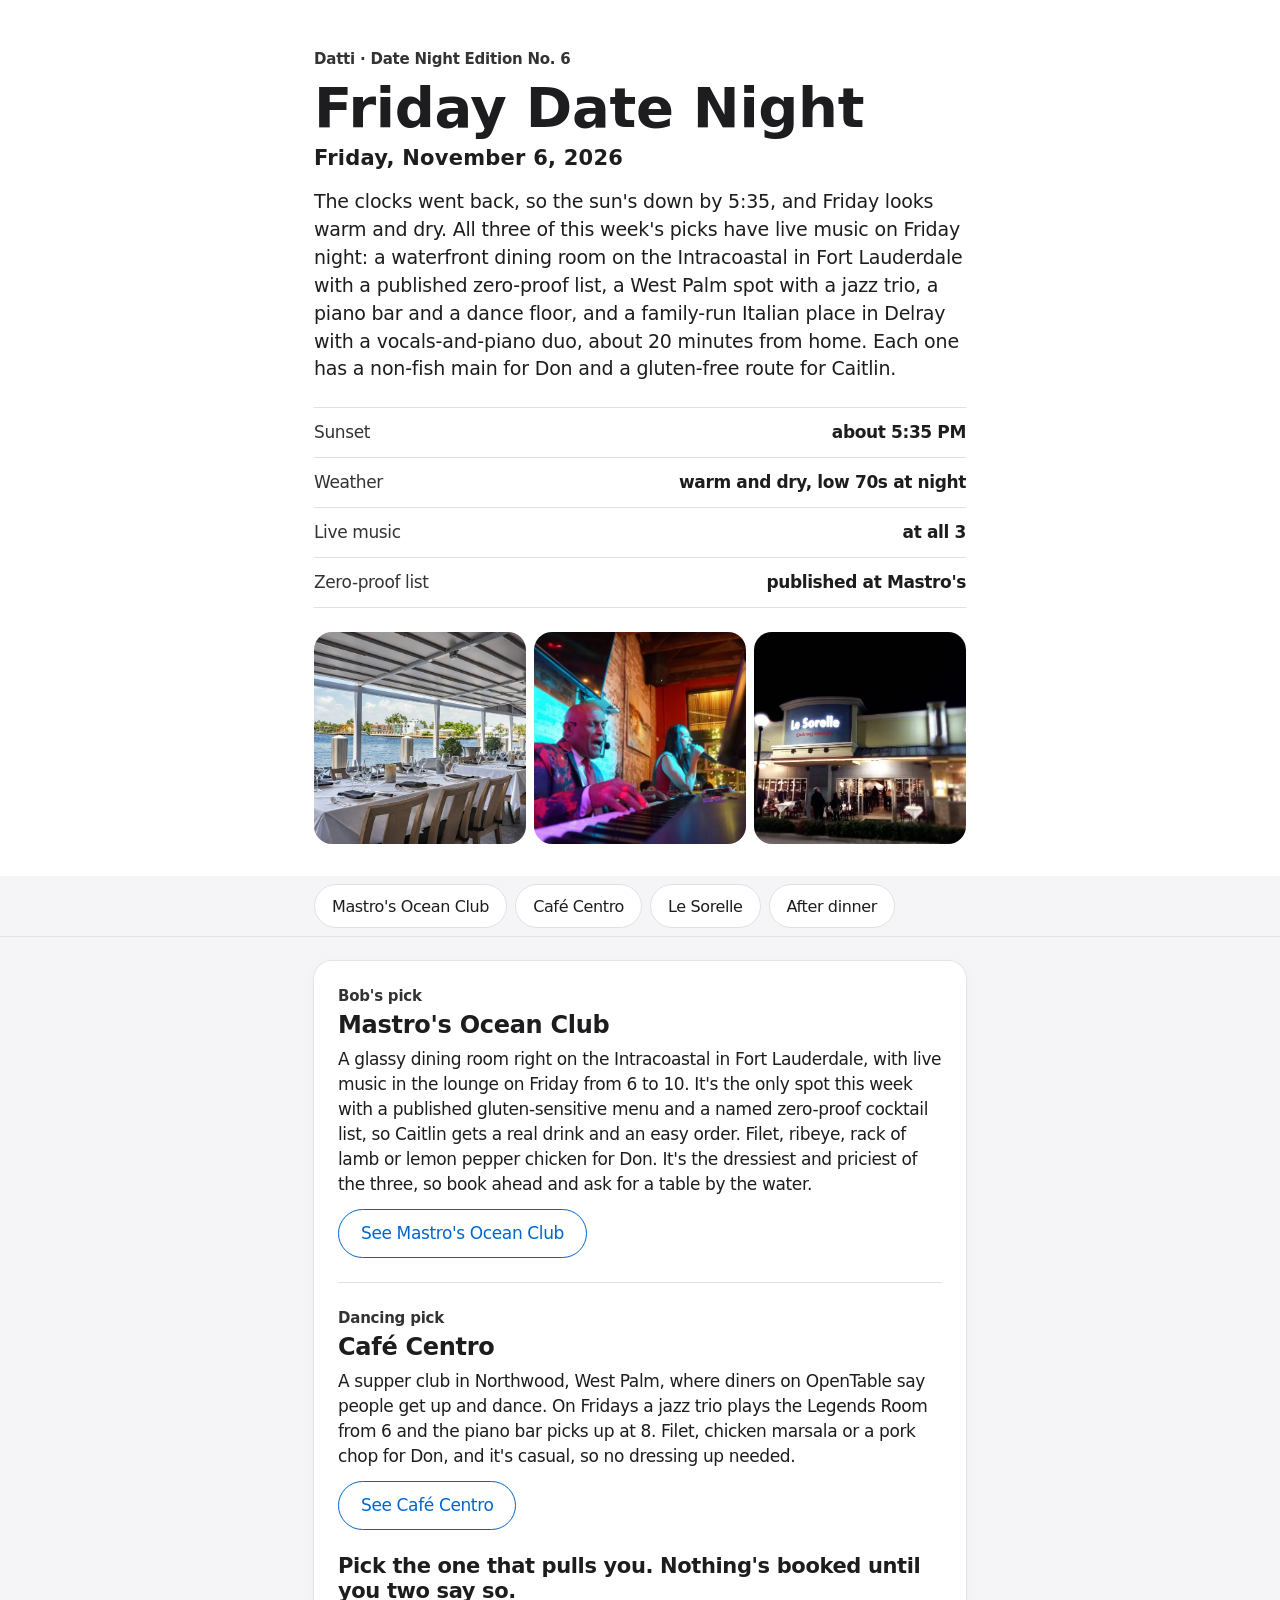
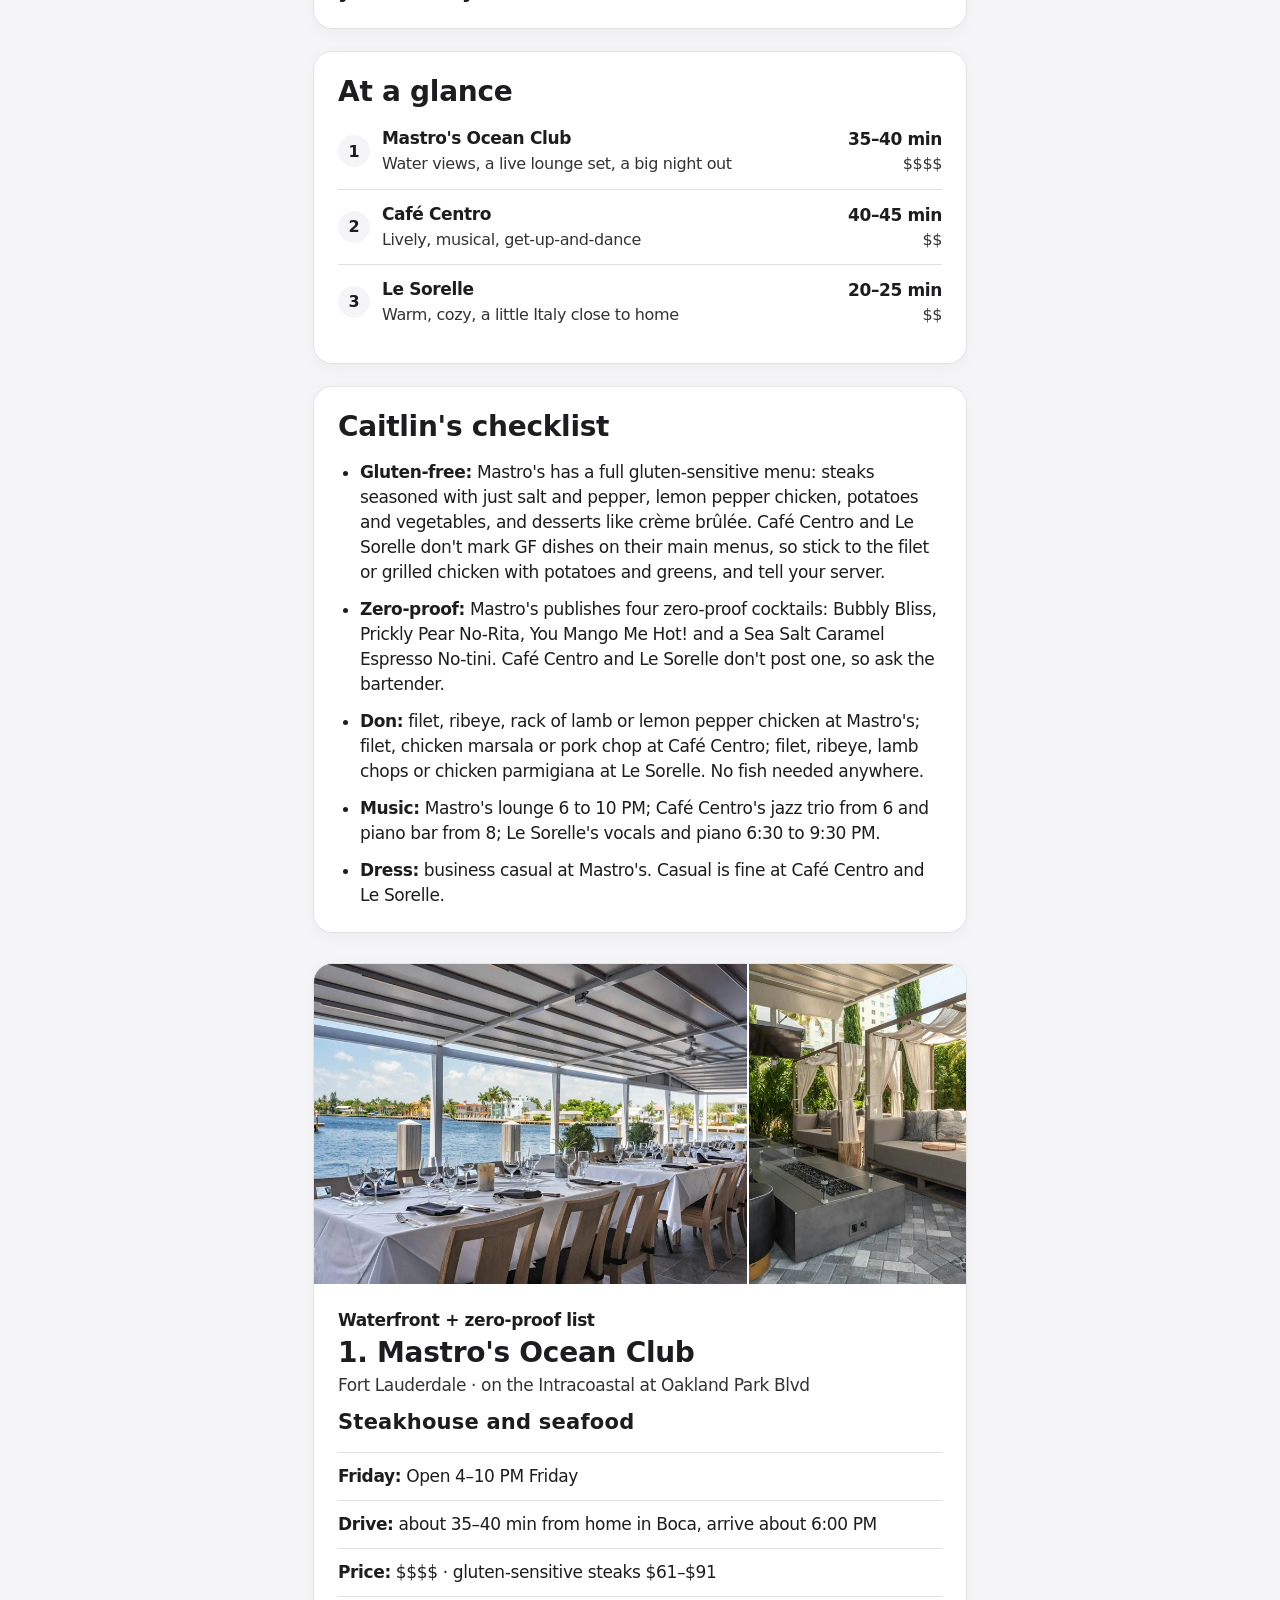
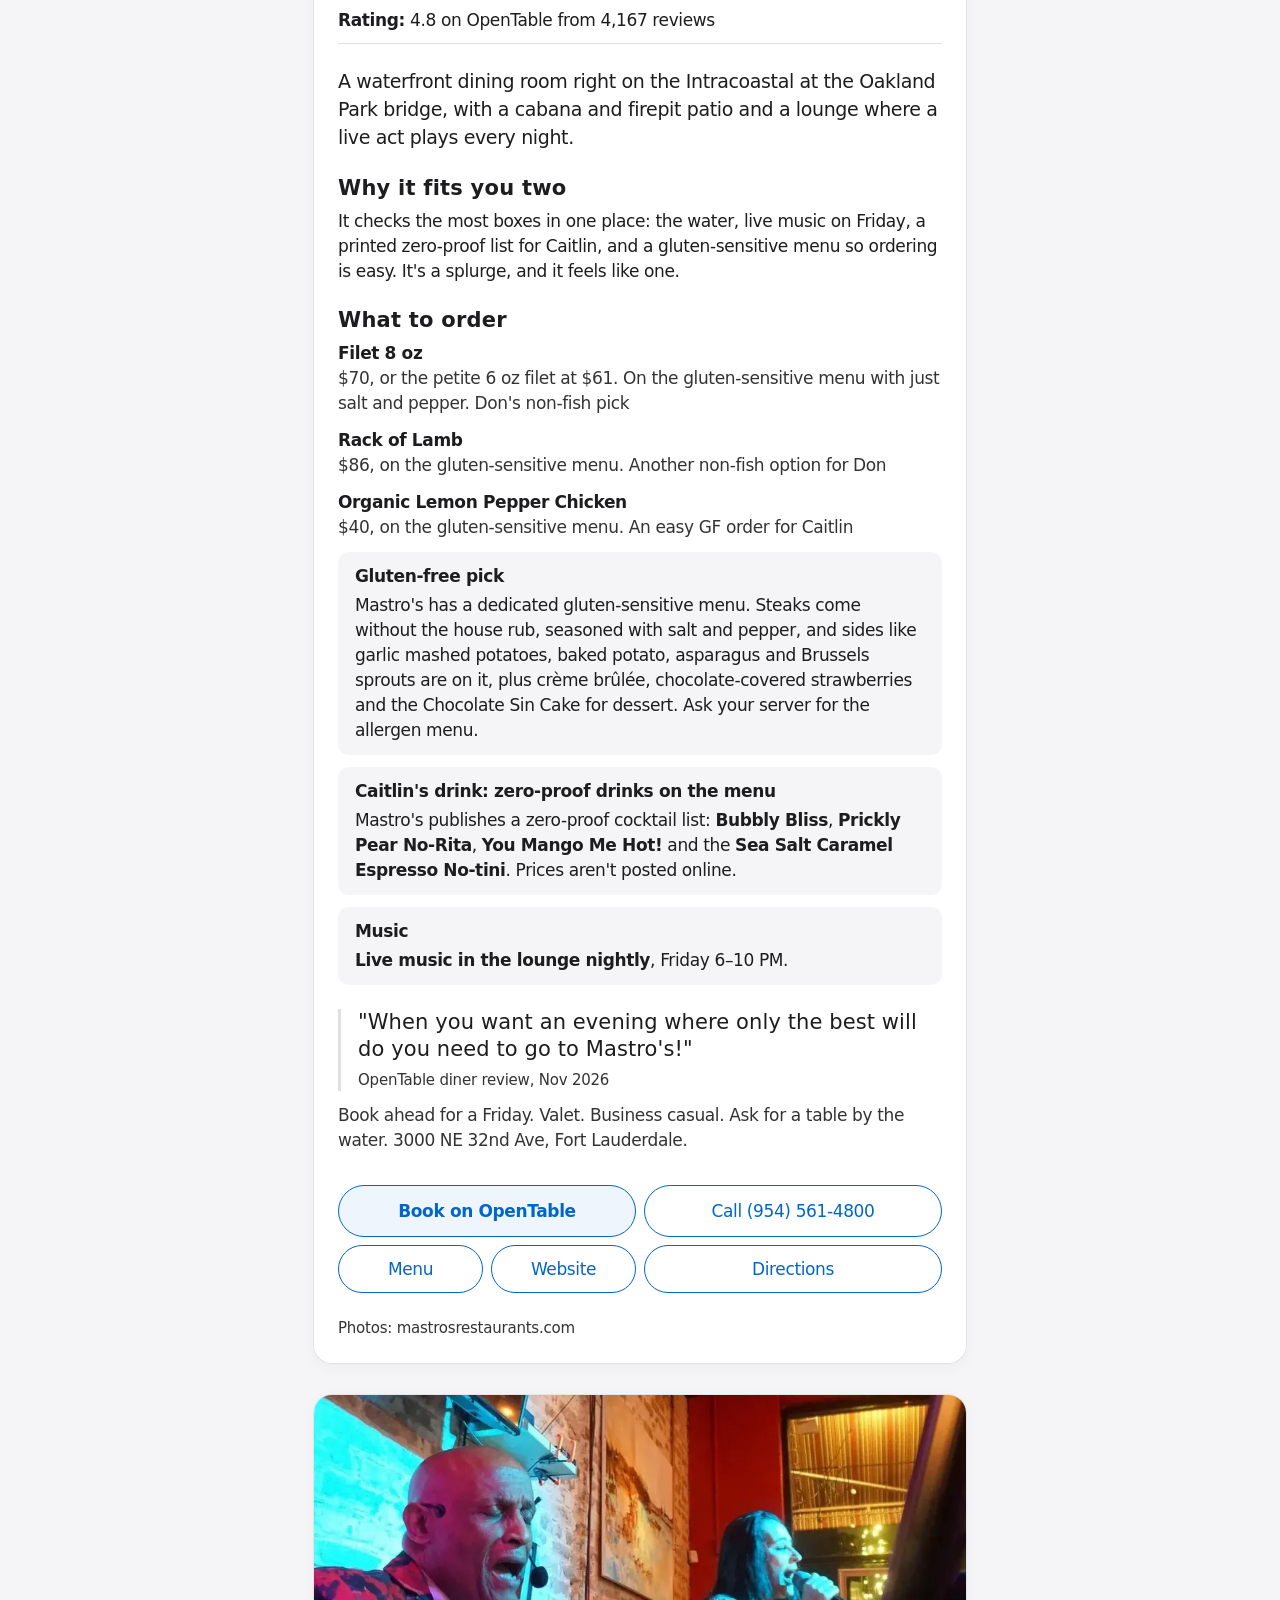
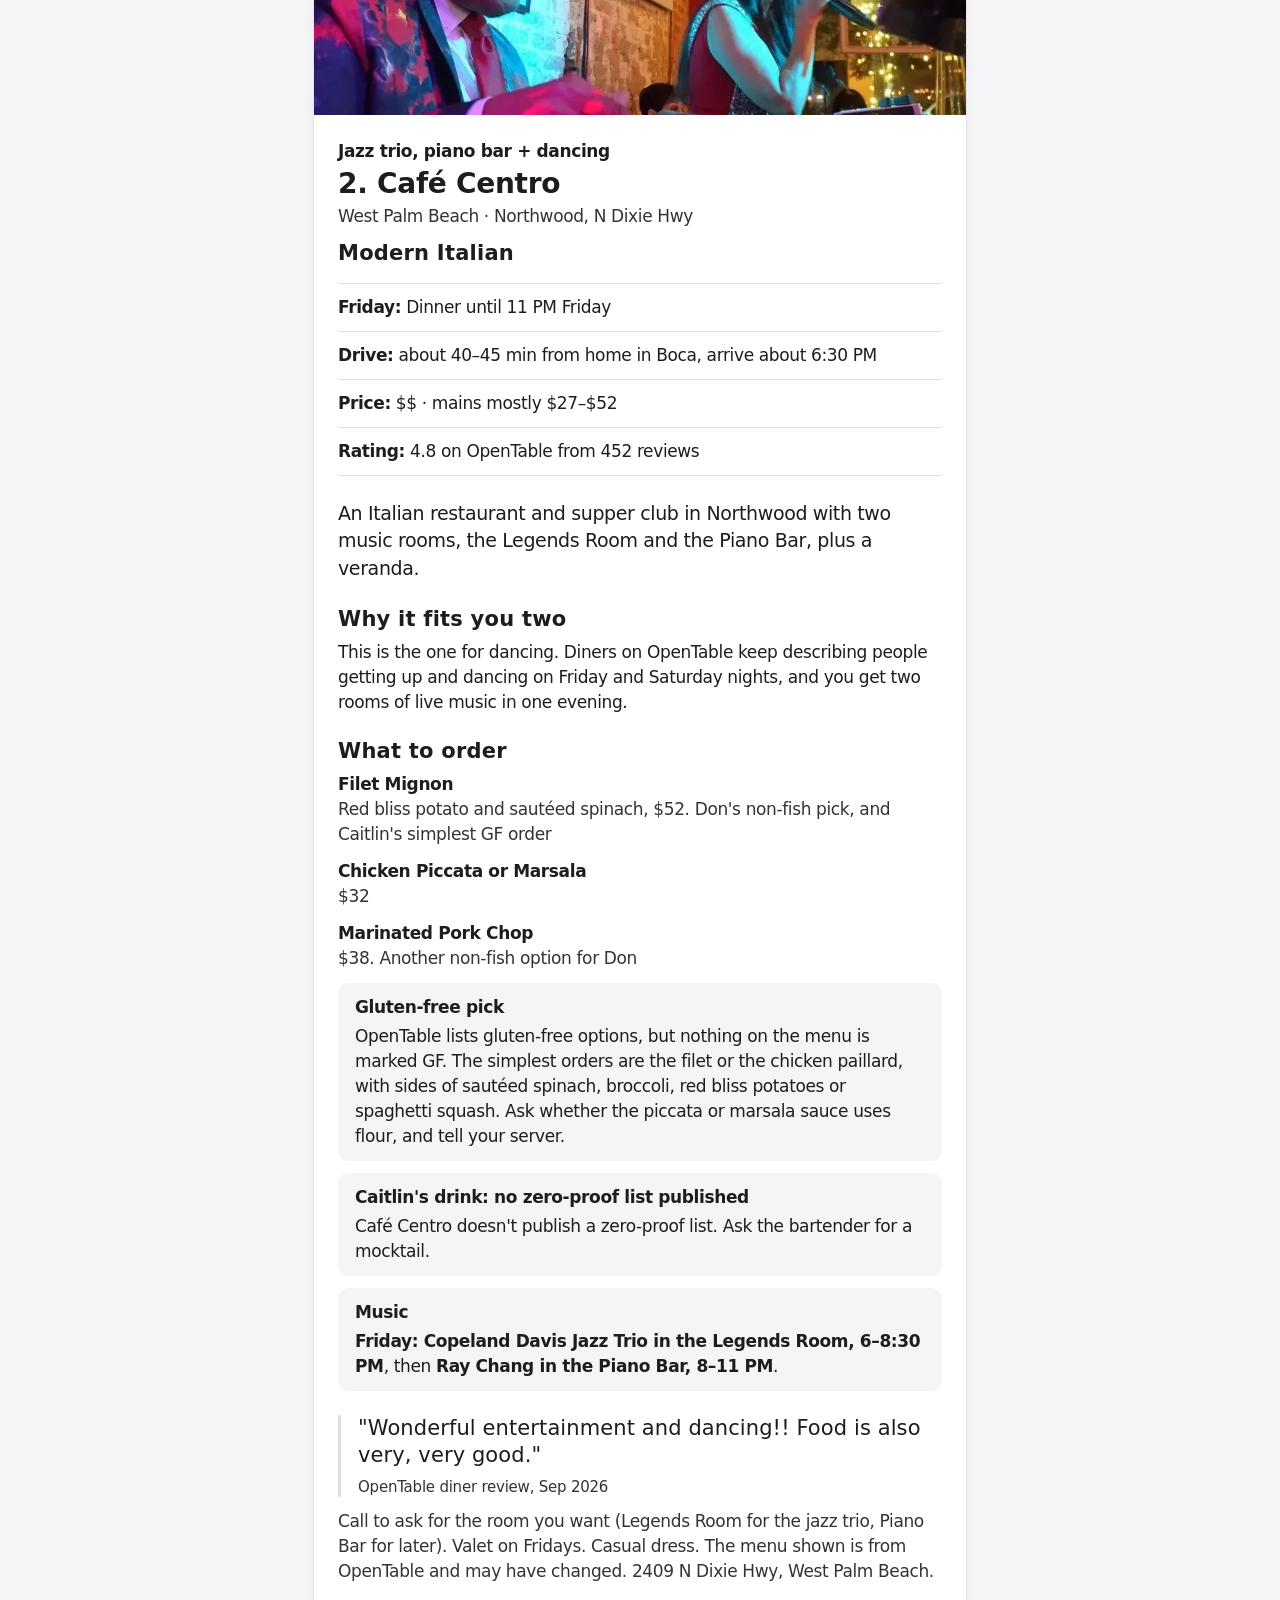
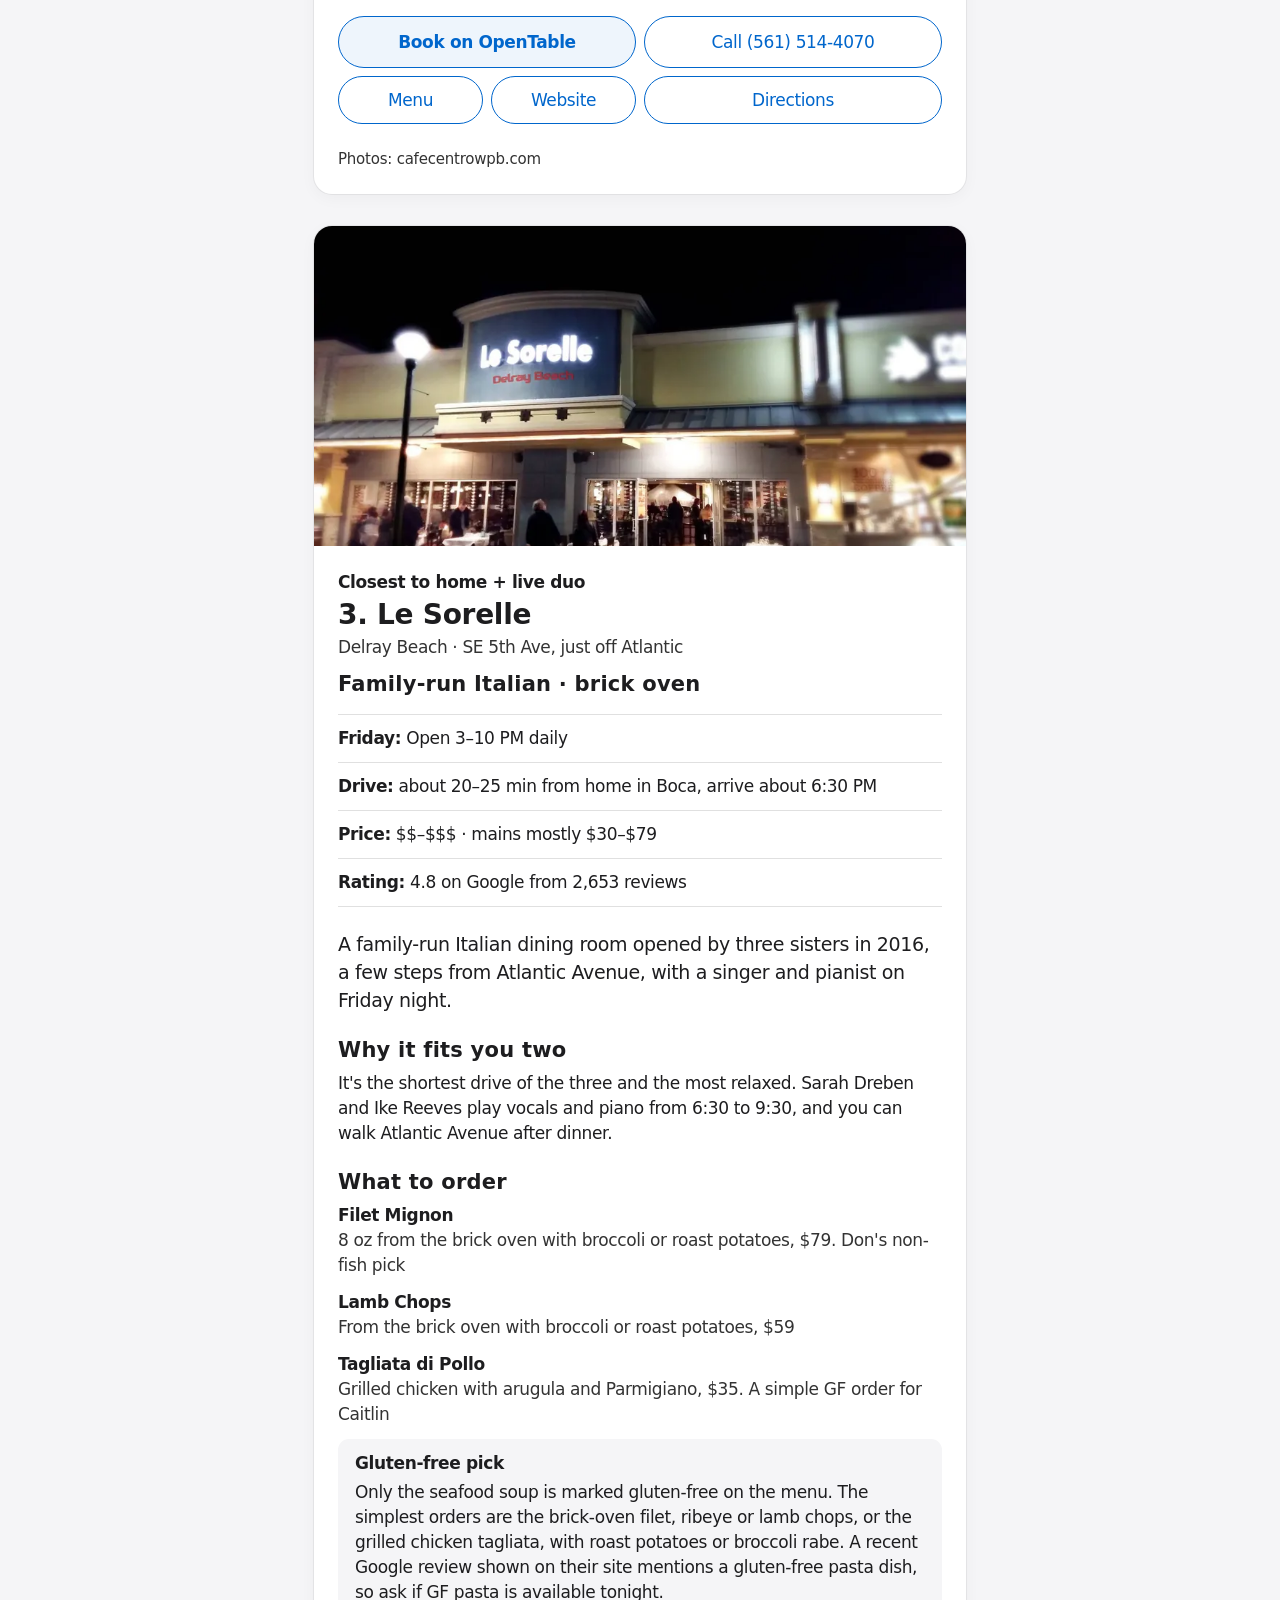
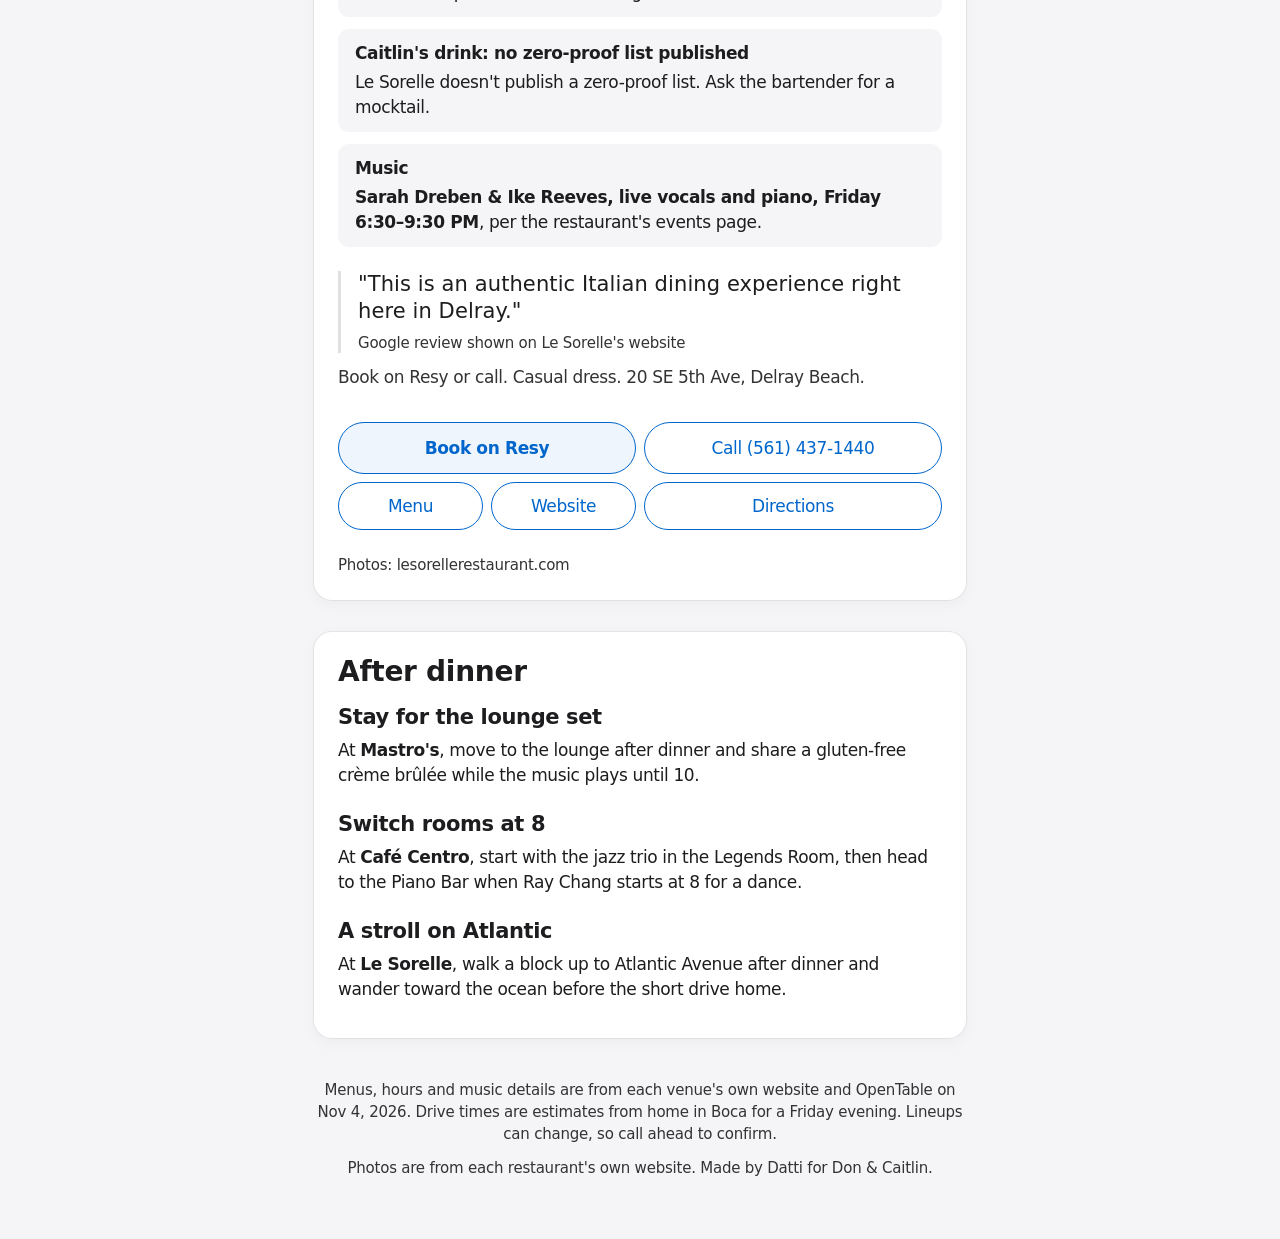
<file: 2026-11-06/index.html>
<!doctype html>
<html lang="en">
<head>
<meta charset="utf-8">
<meta name="viewport" content="width=device-width, initial-scale=1, viewport-fit=cover">
<meta name="robots" content="noindex, nofollow">
<meta name="theme-color" content="#f5f5f7">
<meta name="color-scheme" content="light">
<title>Friday Date Night, Nov 6 · Datti</title>
<meta name="description" content="3 dinner options for Friday, November 6, 2026. Menus, booking and tap-to-call for each.">
<meta property="og:type" content="website">
<meta property="og:title" content="Friday Date Night, Nov 6">
<meta property="og:description" content="3 dinner options for Friday, November 6, 2026. Menus, booking and tap-to-call for each.">
<meta property="og:url" content="https://dfrench222.github.io/date-night/2026-11-06/">
<meta property="og:image" content="https://dfrench222.github.io/date-night/photos/og-2026-11-06.jpg">
<meta property="og:image:width" content="1200">
<meta property="og:image:height" content="630">
<meta name="twitter:card" content="summary_large_image">
<meta name="twitter:title" content="Friday Date Night, Nov 6">
<meta name="twitter:description" content="3 dinner options for Friday, November 6, 2026. Menus, booking and tap-to-call for each.">
<meta name="twitter:image" content="https://dfrench222.github.io/date-night/photos/og-2026-11-06.jpg">
<link rel="icon" type="image/svg+xml" href="../favicon.svg">
<style>/* v3 — follows design/DESIGN.md (getdesign.md "apple" package), adapted:
   dark text on light only (no white-on-color), body 17px, min 15px, 44px+ targets. */
:root{
  /* colors (DESIGN.md colors.*) */
  --primary:#0066cc; --primary-focus:#0071e3; --primary-wash:#eef5fc;
  --ink:#1d1d1f; --ink-muted-80:#333333; --hairline:#e0e0e0; --divider-soft:#f0f0f0;
  --canvas:#ffffff; --parchment:#f5f5f7; --pearl:#fafafc;
  /* type */
  --display:"SF Pro Display",system-ui,-apple-system,BlinkMacSystemFont,"Helvetica Neue",Arial,sans-serif;
  --text:"SF Pro Text",system-ui,-apple-system,BlinkMacSystemFont,"Helvetica Neue",Arial,sans-serif;
  /* spacing (8px base) */
  --xxs:4px; --xs:8px; --sm:12px; --md:17px; --lg:24px; --xl:32px; --xxl:48px;
  /* shape */
  --r-sm:8px; --r-md:11px; --r-lg:18px; --pill:9999px;
  /* elevation: hairline ring + a whisper shadow (Don asked for soft shadows; DESIGN.md allows none on cards) */
  --card-shadow:0 0 0 1px rgba(0,0,0,.06),0 4px 16px rgba(0,0,0,.04);
}
*{box-sizing:border-box}
html{-webkit-text-size-adjust:100%;scroll-behavior:smooth;scroll-padding-top:72px}
body{margin:0;font-family:var(--text);color:var(--ink);background:var(--parchment);font-size:17px;line-height:1.47;letter-spacing:-.374px;-webkit-font-smoothing:antialiased}
a{color:var(--primary)}
img{display:block;max-width:100%}
h1,h2,h3{margin:0;font-family:var(--display);font-weight:600;color:var(--ink)}
p{margin:0 0 var(--sm)}
b,strong{font-weight:600}
.wrap{max-width:692px;margin:0 auto;padding:0 20px}
/* hero = product-tile-light */
.hero{background:var(--canvas);padding:var(--xxl) 0 var(--xl)}
.eyebrow{font-size:15px;font-weight:600;letter-spacing:-.224px;color:var(--ink-muted-80);margin-bottom:var(--xs)}
.hero h1{font-size:34px;line-height:1.1;letter-spacing:-.374px}
.hero .date{font-family:var(--display);font-size:21px;font-weight:600;line-height:1.19;letter-spacing:.231px;margin:var(--xs) 0 var(--md)}
.lede{font-size:19px;line-height:1.47;letter-spacing:-.2px}
.keyfacts{list-style:none;margin:var(--lg) 0;padding:0}
.keyfacts li{display:flex;justify-content:space-between;gap:var(--md);padding:var(--sm) 0;border-top:1px solid var(--hairline)}
.keyfacts li:last-child{border-bottom:1px solid var(--hairline)}
.keyfacts span{color:var(--ink-muted-80)}
.keyfacts b{text-align:right}
.mosaic{display:grid;grid-template-columns:repeat(3,1fr);gap:var(--xs)}
.mosaic a{aspect-ratio:1;border-radius:var(--r-lg);overflow:hidden;background:var(--parchment)}
.mosaic img{width:100%;height:100%;object-fit:cover}
/* sub-nav-frosted with configurator-option-chip links */
.jump{position:sticky;top:0;z-index:10;background:rgba(245,245,247,.8);backdrop-filter:saturate(180%) blur(20px);-webkit-backdrop-filter:saturate(180%) blur(20px);border-bottom:1px solid rgba(0,0,0,.08)}
.jump-in{max-width:692px;margin:0 auto;display:flex;gap:var(--xs);overflow-x:auto;padding:var(--xs) 20px;scrollbar-width:none}
.jump-in::-webkit-scrollbar{display:none}
.jump a{flex:0 0 auto;text-decoration:none;min-height:44px;display:flex;align-items:center;padding:0 var(--md);border-radius:var(--pill);background:var(--canvas);border:1px solid var(--hairline);color:var(--ink);font-size:16px;white-space:nowrap}
/* panels = store-utility-card */
main{padding:var(--xs) 0 var(--lg)}
.panel{background:var(--canvas);border-radius:var(--r-lg);box-shadow:var(--card-shadow);padding:var(--lg);margin:var(--lg) 0}
.h2{font-size:28px;line-height:1.14;letter-spacing:-.28px;margin-bottom:var(--md)}
.pick .row{padding:0 0 var(--lg)}
.pick .row + .row{border-top:1px solid var(--hairline);padding-top:var(--lg)}
.pick .kicker{font-size:15px;font-weight:600;color:var(--ink-muted-80);letter-spacing:-.224px;margin-bottom:var(--xxs)}
.pick h3{font-size:24px;line-height:1.17;letter-spacing:-.28px;margin-bottom:var(--xs)}
.pick .closer{font-family:var(--display);font-size:21px;font-weight:600;line-height:1.19;margin:0}
/* button-secondary-pill (ghost pill in Action Blue) */
.go{display:inline-flex;align-items:center;min-height:44px;padding:11px 22px;border-radius:var(--pill);border:1px solid var(--primary);color:var(--primary);background:var(--canvas);font-size:17px;text-decoration:none}
.glance a{display:flex;gap:var(--sm);align-items:center;text-decoration:none;color:var(--ink);padding:var(--sm) 0;border-top:1px solid var(--hairline);min-height:64px}
.glance a:first-child{border-top:0;padding-top:0}
.glance .num{flex:0 0 32px;height:32px;border-radius:50%;background:var(--parchment);display:flex;align-items:center;justify-content:center;font-weight:600;font-size:16px}
.glance .t{flex:1;min-width:0}
.glance .t b{display:block;font-size:17px}
.glance .t span{font-size:16px;color:var(--ink-muted-80)}
.glance .r{text-align:right;font-size:16px;color:var(--ink-muted-80);white-space:nowrap}
.glance .r b{display:block;color:var(--ink);font-size:17px}
.check ul{margin:0;padding-left:22px}.check li{margin:0 0 var(--sm)}.check li:last-child{margin:0}
/* restaurant cards */
.card{background:var(--canvas);border-radius:var(--r-lg);overflow:hidden;margin:var(--xl) 0;box-shadow:var(--card-shadow)}
.photos{display:grid;gap:2px;background:var(--canvas)}
.photos.n2{grid-template-columns:2fr 1fr}
.photos img{width:100%;height:220px;object-fit:cover}
.card-body{padding:var(--lg) var(--lg) var(--xs)}
.badge{font-family:var(--display);font-size:17px;font-weight:600;color:var(--ink);margin-bottom:var(--xxs)}
.card h2{font-size:28px;line-height:1.14;letter-spacing:-.28px}
.area{color:var(--ink-muted-80);margin:var(--xxs) 0 0}
.cuisine{font-family:var(--display);font-size:21px;font-weight:600;line-height:1.19;letter-spacing:.231px;margin:var(--sm) 0 var(--md)}
.facts{list-style:none;margin:0 0 var(--lg);padding:0}
.facts li{padding:var(--sm) 0;border-top:1px solid var(--hairline);line-height:1.35}
.facts li:last-child{border-bottom:1px solid var(--hairline)}
.vibe{font-size:19px;line-height:1.47;margin:0 0 var(--md)}
.lbl{font-size:21px;line-height:1.19;letter-spacing:.231px;margin:var(--lg) 0 var(--xs)}
.dish{margin:0 0 var(--sm)}
.dish b{display:block}
.dish span{color:var(--ink-muted-80)}
.note{border-radius:var(--r-md);padding:var(--sm) var(--md);margin:var(--sm) 0;background:var(--parchment)}
.note .nt{font-weight:600;margin-bottom:var(--xxs)}
.quote{margin:var(--lg) 0 var(--sm);padding:0 0 0 var(--md);border-left:3px solid var(--hairline);font-family:var(--display);font-size:21px;line-height:1.3;letter-spacing:.1px}
.quote small{display:block;font-family:var(--text);font-size:15px;letter-spacing:-.224px;color:var(--ink-muted-80);margin-top:var(--xs)}
.heads{color:var(--ink-muted-80)}
.actions{display:grid;grid-template-columns:1fr 1fr;gap:var(--xs);padding:var(--sm) var(--lg) var(--lg)}
.btn{display:flex;align-items:center;justify-content:center;text-align:center;min-height:48px;padding:11px 22px;border-radius:var(--pill);text-decoration:none;font-size:17px;line-height:1.2;border:1px solid var(--primary);color:var(--primary);background:var(--canvas);transition:transform .1s}
.btn.primary{grid-column:1/-1;background:var(--primary-wash);font-weight:600;min-height:52px}
.btn.full{grid-column:1/-1}
.btn:active,.go:active{transform:scale(.95)}
.btn:focus-visible,.go:focus-visible,.jump a:focus-visible,.glance a:focus-visible{outline:2px solid var(--primary-focus);outline-offset:2px}
.credit{font-size:15px;letter-spacing:-.224px;color:var(--ink-muted-80);padding:0 var(--lg) var(--lg);margin:0}
#after h3{font-size:21px;line-height:1.19;margin:var(--lg) 0 var(--xs)}
#after h3:first-of-type{margin-top:0}
.foot{font-size:15px;letter-spacing:-.224px;color:var(--ink-muted-80);padding:var(--md) 0 var(--xxl);text-align:center}
@media (min-width:641px){
  .hero h1{font-size:48px;line-height:1.07;letter-spacing:-.28px}
  .photos img{height:320px}
  .actions{grid-template-columns:repeat(4,1fr)}
  .btn.primary,.btn.full{grid-column:span 2}
}
@media (min-width:1069px){.hero h1{font-size:56px}}
@media (prefers-reduced-motion:reduce){html{scroll-behavior:auto}.btn,.go{transition:none}.btn:active,.go:active{transform:none}}
</style>
</head>
<body>
<header class="hero">
  <div class="wrap">
    <div class="eyebrow">Datti · Date Night Edition No. 6</div>
    <h1>Friday Date Night</h1>
    <div class="date">Friday, November 6, 2026</div>
    <p class="lede">The clocks went back, so the sun's down by 5:35, and Friday looks warm and dry. All three of this week's picks have live music on Friday night: a waterfront dining room on the Intracoastal in Fort Lauderdale with a published zero-proof list, a West Palm spot with a jazz trio, a piano bar and a dance floor, and a family-run Italian place in Delray with a vocals-and-piano duo, about 20 minutes from home. Each one has a non-fish main for Don and a gluten-free route for Caitlin.</p>
    <ul class="keyfacts"><li><span>Sunset</span><b>about 5:35 PM</b></li><li><span>Weather</span><b>warm and dry, low 70s at night</b></li><li><span>Live music</span><b>at all 3</b></li><li><span>Zero-proof list</span><b>published at Mastro&#x27;s</b></li></ul>
    <div class="mosaic"><a href="#mastros" aria-label="Mastro&#x27;s Ocean Club"><img src="../photos/mastro4.webp" alt="Mastro&#x27;s Ocean Club"></a><a href="#centro" aria-label="Café Centro"><img src="../photos/centro2.webp" alt="Café Centro"></a><a href="#lesorelle" aria-label="Le Sorelle"><img src="../photos/sor1.webp" alt="Le Sorelle"></a></div>
  </div>
</header>
<nav class="jump" aria-label="Jump to a restaurant"><div class="jump-in"><a href="#mastros">Mastro&#x27;s Ocean Club</a><a href="#centro">Café Centro</a><a href="#lesorelle">Le Sorelle</a><a href="#after">After dinner</a></div></nav>
<main class="wrap">
  <section class="panel pick" aria-label="Our picks"><div class="row"><div class="kicker">Bob&#x27;s pick</div><h3>Mastro&#x27;s Ocean Club</h3><p>A glassy dining room right on the Intracoastal in Fort Lauderdale, with live music in the lounge on Friday from 6 to 10. It&#x27;s the only spot this week with a published gluten-sensitive menu and a named zero-proof cocktail list, so Caitlin gets a real drink and an easy order. Filet, ribeye, rack of lamb or lemon pepper chicken for Don. It&#x27;s the dressiest and priciest of the three, so book ahead and ask for a table by the water.</p><a class="go" href="#mastros">See Mastro&#x27;s Ocean Club</a></div><div class="row"><div class="kicker">Dancing pick</div><h3>Café Centro</h3><p>A supper club in Northwood, West Palm, where diners on OpenTable say people get up and dance. On Fridays a jazz trio plays the Legends Room from 6 and the piano bar picks up at 8. Filet, chicken marsala or a pork chop for Don, and it&#x27;s casual, so no dressing up needed.</p><a class="go" href="#centro">See Café Centro</a></div><p class="closer">Pick the one that pulls you. Nothing&#x27;s booked until you two say so.</p></section>
  <section class="panel" aria-labelledby="glance-h">
    <h2 class="h2" id="glance-h">At a glance</h2>
    <div class="glance"><a href="#mastros"><span class="num">1</span><span class="t"><b>Mastro&#x27;s Ocean Club</b><span>Water views, a live lounge set, a big night out</span></span><span class="r"><b>35–40 min</b>$$$$</span></a><a href="#centro"><span class="num">2</span><span class="t"><b>Café Centro</b><span>Lively, musical, get-up-and-dance</span></span><span class="r"><b>40–45 min</b>$$</span></a><a href="#lesorelle"><span class="num">3</span><span class="t"><b>Le Sorelle</b><span>Warm, cozy, a little Italy close to home</span></span><span class="r"><b>20–25 min</b>$$</span></a></div>
  </section>
  <section class="panel check" aria-labelledby="check-h">
    <h2 class="h2" id="check-h">Caitlin's checklist</h2>
    <ul><li><b>Gluten-free:</b> Mastro's has a full gluten-sensitive menu: steaks seasoned with just salt and pepper, lemon pepper chicken, potatoes and vegetables, and desserts like crème brûlée. Café Centro and Le Sorelle don't mark GF dishes on their main menus, so stick to the filet or grilled chicken with potatoes and greens, and tell your server.</li><li><b>Zero-proof:</b> Mastro's publishes four zero-proof cocktails: Bubbly Bliss, Prickly Pear No-Rita, You Mango Me Hot! and a Sea Salt Caramel Espresso No-tini. Café Centro and Le Sorelle don't post one, so ask the bartender.</li><li><b>Don:</b> filet, ribeye, rack of lamb or lemon pepper chicken at Mastro's; filet, chicken marsala or pork chop at Café Centro; filet, ribeye, lamb chops or chicken parmigiana at Le Sorelle. No fish needed anywhere.</li><li><b>Music:</b> Mastro's lounge 6 to 10 PM; Café Centro's jazz trio from 6 and piano bar from 8; Le Sorelle's vocals and piano 6:30 to 9:30 PM.</li><li><b>Dress:</b> business casual at Mastro's. Casual is fine at Café Centro and Le Sorelle.</li></ul>
  </section>
  <article class="card" id="mastros" aria-labelledby="mastros-h">
  <div class="photos n2"><img src="../photos/mastro4.webp" alt="Mastro&#x27;s Ocean Club, photo from mastrosrestaurants.com" loading="lazy" decoding="async"><img src="../photos/mastro2.webp" alt="Mastro&#x27;s Ocean Club, photo from mastrosrestaurants.com" loading="lazy" decoding="async"></div>
  <div class="card-body">
    <div class="badge">Waterfront + zero-proof list</div>
    <h2 id="mastros-h">1. Mastro&#x27;s Ocean Club</h2>
    <p class="area">Fort Lauderdale · on the Intracoastal at Oakland Park Blvd</p>
    <p class="cuisine">Steakhouse and seafood</p>
    <ul class="facts">
      <li><b>Friday:</b> Open 4–10 PM Friday</li>
      <li><b>Drive:</b> about 35–40 min from home in Boca, arrive about 6:00 PM</li>
      <li><b>Price:</b> $$$$ · gluten-sensitive steaks $61–$91</li>
      <li><b>Rating:</b> 4.8 on OpenTable from 4,167 reviews</li>
    </ul>
    <p class="vibe">A waterfront dining room right on the Intracoastal at the Oakland Park bridge, with a cabana and firepit patio and a lounge where a live act plays every night.</p>
    <h3 class="lbl">Why it fits you two</h3>
    <p>It checks the most boxes in one place: the water, live music on Friday, a printed zero-proof list for Caitlin, and a gluten-sensitive menu so ordering is easy. It&#x27;s a splurge, and it feels like one.</p>
    <h3 class="lbl">What to order</h3>
    <div class="dish"><b>Filet 8 oz</b><span>$70, or the petite 6 oz filet at $61. On the gluten-sensitive menu with just salt and pepper. Don&#x27;s non-fish pick</span></div><div class="dish"><b>Rack of Lamb</b><span>$86, on the gluten-sensitive menu. Another non-fish option for Don</span></div><div class="dish"><b>Organic Lemon Pepper Chicken</b><span>$40, on the gluten-sensitive menu. An easy GF order for Caitlin</span></div>
    <div class="note"><div class="nt">Gluten-free pick</div>Mastro&#x27;s has a dedicated gluten-sensitive menu. Steaks come without the house rub, seasoned with salt and pepper, and sides like garlic mashed potatoes, baked potato, asparagus and Brussels sprouts are on it, plus crème brûlée, chocolate-covered strawberries and the Chocolate Sin Cake for dessert. Ask your server for the allergen menu.</div>
    <div class="note"><div class="nt">Caitlin's drink: zero-proof drinks on the menu</div>Mastro's publishes a zero-proof cocktail list: <b>Bubbly Bliss</b>, <b>Prickly Pear No-Rita</b>, <b>You Mango Me Hot!</b> and the <b>Sea Salt Caramel Espresso No-tini</b>. Prices aren't posted online.</div>
    <div class="note"><div class="nt">Music</div><b>Live music in the lounge nightly</b>, Friday 6–10 PM.</div>
    <blockquote class="quote">&quot;When you want an evening where only the best will do you need to go to Mastro&#x27;s!&quot;<small>OpenTable diner review, Nov 2026</small></blockquote>
    <p class="heads">Book ahead for a Friday. Valet. Business casual. Ask for a table by the water. 3000 NE 32nd Ave, Fort Lauderdale.</p>
  </div>
  <div class="actions">
    <a class="btn primary" href="https://www.opentable.com/r/mastros-ocean-club-fort-lauderdale" target="_blank" rel="noopener">Book on OpenTable</a>
    <a class="btn full" href="tel:+19545614800">Call (954) 561-4800</a>
    <a class="btn" href="https://www.mastrosrestaurants.com/menu/gluten-sensitive-maos/" target="_blank" rel="noopener">Menu</a><a class="btn" href="https://www.mastrosrestaurants.com/location/mastros-ocean-club-fort-lauderdale/" target="_blank" rel="noopener">Website</a>
    <a class="btn full" href="https://www.google.com/maps/search/?api=1&amp;query=Mastro%27s+Ocean+Club+3000+NE+32nd+Ave+Fort+Lauderdale+FL" target="_blank" rel="noopener">Directions</a>
  </div>
  <p class="credit">Photos: mastrosrestaurants.com</p>
</article>
<article class="card" id="centro" aria-labelledby="centro-h">
  <div class="photos n1"><img src="../photos/centro2.webp" alt="Café Centro, photo from cafecentrowpb.com" loading="lazy" decoding="async"></div>
  <div class="card-body">
    <div class="badge">Jazz trio, piano bar + dancing</div>
    <h2 id="centro-h">2. Café Centro</h2>
    <p class="area">West Palm Beach · Northwood, N Dixie Hwy</p>
    <p class="cuisine">Modern Italian</p>
    <ul class="facts">
      <li><b>Friday:</b> Dinner until 11 PM Friday</li>
      <li><b>Drive:</b> about 40–45 min from home in Boca, arrive about 6:30 PM</li>
      <li><b>Price:</b> $$ · mains mostly $27–$52</li>
      <li><b>Rating:</b> 4.8 on OpenTable from 452 reviews</li>
    </ul>
    <p class="vibe">An Italian restaurant and supper club in Northwood with two music rooms, the Legends Room and the Piano Bar, plus a veranda.</p>
    <h3 class="lbl">Why it fits you two</h3>
    <p>This is the one for dancing. Diners on OpenTable keep describing people getting up and dancing on Friday and Saturday nights, and you get two rooms of live music in one evening.</p>
    <h3 class="lbl">What to order</h3>
    <div class="dish"><b>Filet Mignon</b><span>Red bliss potato and sautéed spinach, $52. Don&#x27;s non-fish pick, and Caitlin&#x27;s simplest GF order</span></div><div class="dish"><b>Chicken Piccata or Marsala</b><span>$32</span></div><div class="dish"><b>Marinated Pork Chop</b><span>$38. Another non-fish option for Don</span></div>
    <div class="note"><div class="nt">Gluten-free pick</div>OpenTable lists gluten-free options, but nothing on the menu is marked GF. The simplest orders are the filet or the chicken paillard, with sides of sautéed spinach, broccoli, red bliss potatoes or spaghetti squash. Ask whether the piccata or marsala sauce uses flour, and tell your server.</div>
    <div class="note"><div class="nt">Caitlin's drink: no zero-proof list published</div>Café Centro doesn't publish a zero-proof list. Ask the bartender for a mocktail.</div>
    <div class="note"><div class="nt">Music</div><b>Friday: Copeland Davis Jazz Trio in the Legends Room, 6–8:30 PM</b>, then <b>Ray Chang in the Piano Bar, 8–11 PM</b>.</div>
    <blockquote class="quote">&quot;Wonderful entertainment and dancing!! Food is also very, very good.&quot;<small>OpenTable diner review, Sep 2026</small></blockquote>
    <p class="heads">Call to ask for the room you want (Legends Room for the jazz trio, Piano Bar for later). Valet on Fridays. Casual dress. The menu shown is from OpenTable and may have changed. 2409 N Dixie Hwy, West Palm Beach.</p>
  </div>
  <div class="actions">
    <a class="btn primary" href="https://www.opentable.com/r/cafe-centro-wpb-west-palm-beach" target="_blank" rel="noopener">Book on OpenTable</a>
    <a class="btn full" href="tel:+15615144070">Call (561) 514-4070</a>
    <a class="btn" href="https://cafecentrowpb.com/menu/" target="_blank" rel="noopener">Menu</a><a class="btn" href="https://cafecentrowpb.com/" target="_blank" rel="noopener">Website</a>
    <a class="btn full" href="https://www.google.com/maps/search/?api=1&amp;query=Cafe+Centro+2409+N+Dixie+Hwy+West+Palm+Beach+FL" target="_blank" rel="noopener">Directions</a>
  </div>
  <p class="credit">Photos: cafecentrowpb.com</p>
</article>
<article class="card" id="lesorelle" aria-labelledby="lesorelle-h">
  <div class="photos n1"><img src="../photos/sor1.webp" alt="Le Sorelle, photo from lesorellerestaurant.com" loading="lazy" decoding="async"></div>
  <div class="card-body">
    <div class="badge">Closest to home + live duo</div>
    <h2 id="lesorelle-h">3. Le Sorelle</h2>
    <p class="area">Delray Beach · SE 5th Ave, just off Atlantic</p>
    <p class="cuisine">Family-run Italian · brick oven</p>
    <ul class="facts">
      <li><b>Friday:</b> Open 3–10 PM daily</li>
      <li><b>Drive:</b> about 20–25 min from home in Boca, arrive about 6:30 PM</li>
      <li><b>Price:</b> $$–$$$ · mains mostly $30–$79</li>
      <li><b>Rating:</b> 4.8 on Google from 2,653 reviews</li>
    </ul>
    <p class="vibe">A family-run Italian dining room opened by three sisters in 2016, a few steps from Atlantic Avenue, with a singer and pianist on Friday night.</p>
    <h3 class="lbl">Why it fits you two</h3>
    <p>It&#x27;s the shortest drive of the three and the most relaxed. Sarah Dreben and Ike Reeves play vocals and piano from 6:30 to 9:30, and you can walk Atlantic Avenue after dinner.</p>
    <h3 class="lbl">What to order</h3>
    <div class="dish"><b>Filet Mignon</b><span>8 oz from the brick oven with broccoli or roast potatoes, $79. Don&#x27;s non-fish pick</span></div><div class="dish"><b>Lamb Chops</b><span>From the brick oven with broccoli or roast potatoes, $59</span></div><div class="dish"><b>Tagliata di Pollo</b><span>Grilled chicken with arugula and Parmigiano, $35. A simple GF order for Caitlin</span></div>
    <div class="note"><div class="nt">Gluten-free pick</div>Only the seafood soup is marked gluten-free on the menu. The simplest orders are the brick-oven filet, ribeye or lamb chops, or the grilled chicken tagliata, with roast potatoes or broccoli rabe. A recent Google review shown on their site mentions a gluten-free pasta dish, so ask if GF pasta is available tonight.</div>
    <div class="note"><div class="nt">Caitlin's drink: no zero-proof list published</div>Le Sorelle doesn't publish a zero-proof list. Ask the bartender for a mocktail.</div>
    <div class="note"><div class="nt">Music</div><b>Sarah Dreben & Ike Reeves, live vocals and piano, Friday 6:30–9:30 PM</b>, per the restaurant's events page.</div>
    <blockquote class="quote">&quot;This is an authentic Italian dining experience right here in Delray.&quot;<small>Google review shown on Le Sorelle&#x27;s website</small></blockquote>
    <p class="heads">Book on Resy or call. Casual dress. 20 SE 5th Ave, Delray Beach.</p>
  </div>
  <div class="actions">
    <a class="btn primary" href="https://resy.com/cities/delray-beach-fl/venues/le-sorelle-delray" target="_blank" rel="noopener">Book on Resy</a>
    <a class="btn full" href="tel:+15614371440">Call (561) 437-1440</a>
    <a class="btn" href="https://www.lesorellerestaurant.com/menu-delray-beach" target="_blank" rel="noopener">Menu</a><a class="btn" href="https://www.lesorellerestaurant.com/" target="_blank" rel="noopener">Website</a>
    <a class="btn full" href="https://www.google.com/maps/search/?api=1&amp;query=Le+Sorelle+20+SE+5th+Ave+Delray+Beach+FL" target="_blank" rel="noopener">Directions</a>
  </div>
  <p class="credit">Photos: lesorellerestaurant.com</p>
</article>

  <section class="panel" id="after" aria-labelledby="after-h">
    <h2 class="h2" id="after-h">After dinner</h2>
    <h3>Stay for the lounge set</h3><p>At <b>Mastro's</b>, move to the lounge after dinner and share a gluten-free crème brûlée while the music plays until 10.</p><h3>Switch rooms at 8</h3><p>At <b>Café Centro</b>, start with the jazz trio in the Legends Room, then head to the Piano Bar when Ray Chang starts at 8 for a dance.</p><h3>A stroll on Atlantic</h3><p>At <b>Le Sorelle</b>, walk a block up to Atlantic Avenue after dinner and wander toward the ocean before the short drive home.</p>
  </section>
  <footer class="foot">
    <p>Menus, hours and music details are from each venue&#x27;s own website and OpenTable on Nov 4, 2026. Drive times are estimates from home in Boca for a Friday evening. Lineups can change, so call ahead to confirm.</p>
    <p>Photos are from each restaurant's own website. Made by Datti for Don &amp; Caitlin.</p>
  </footer>
</main>
</body>
</html>
</file>
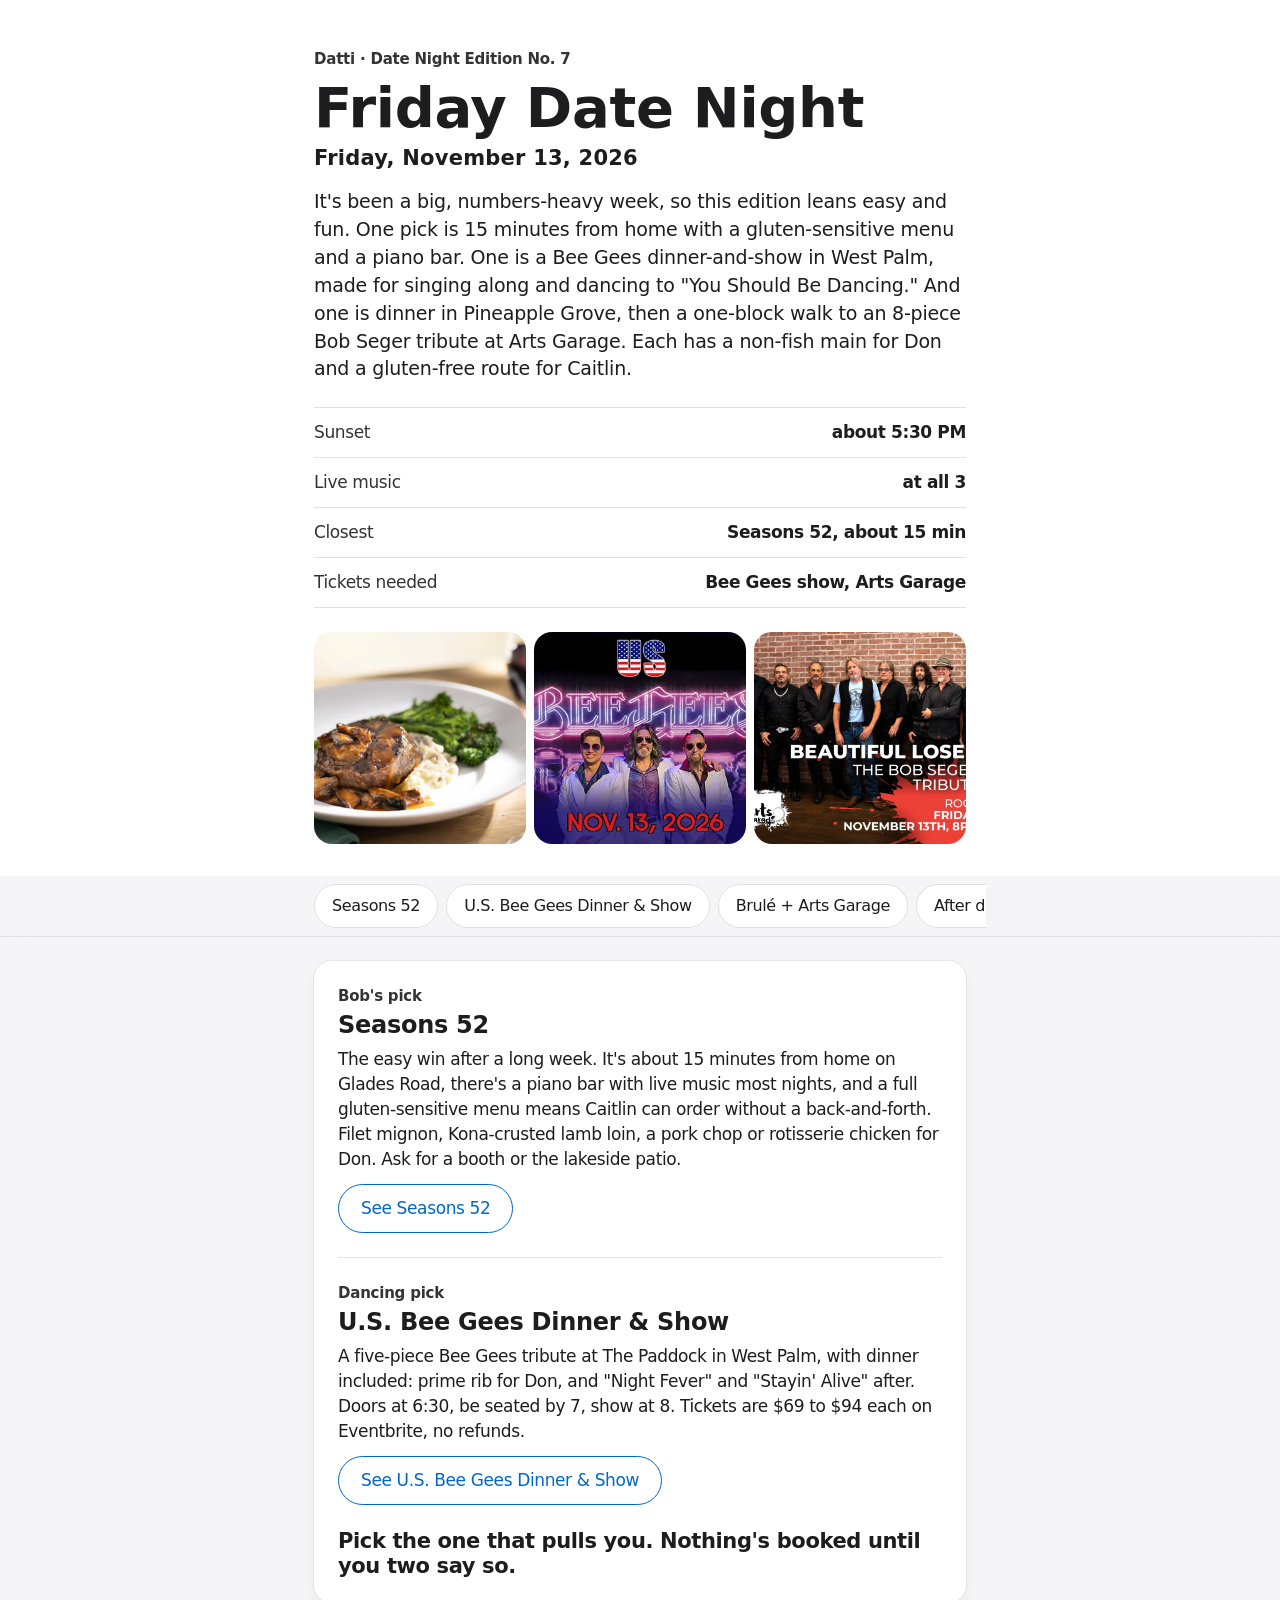
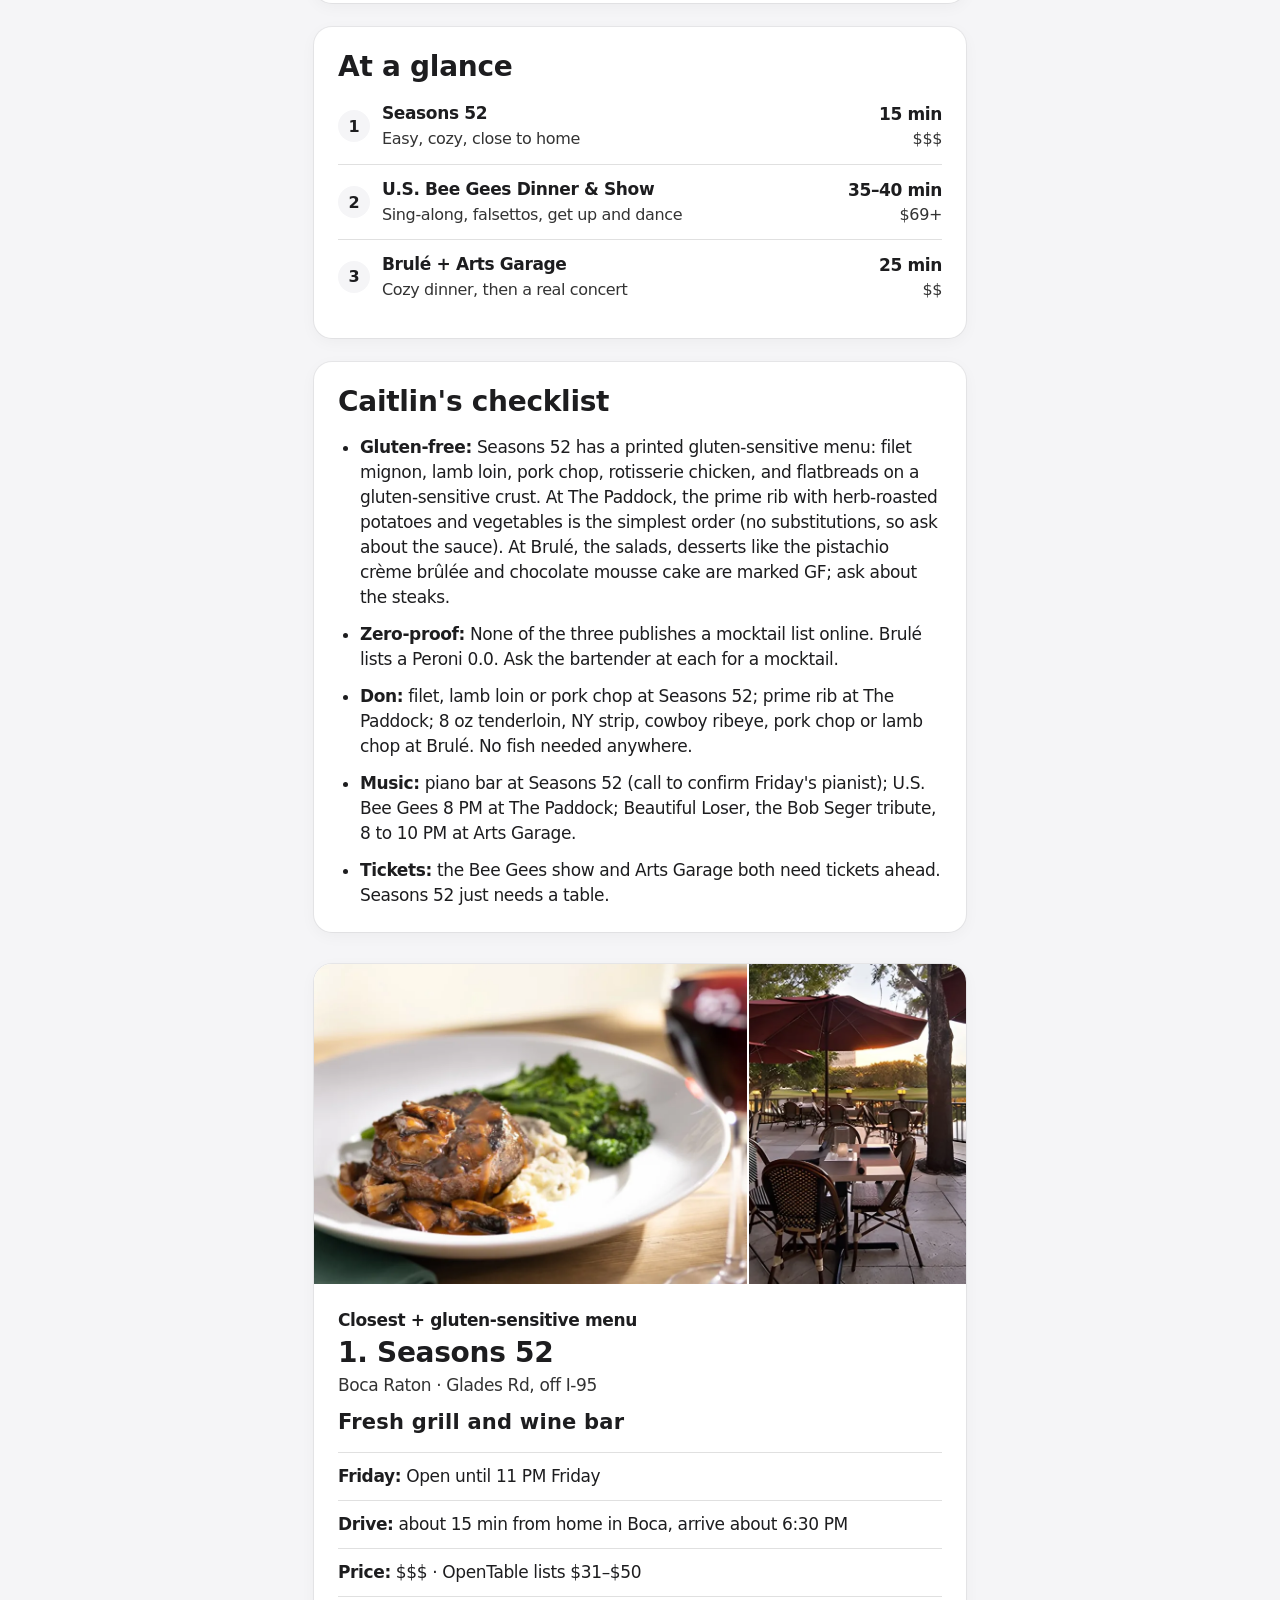
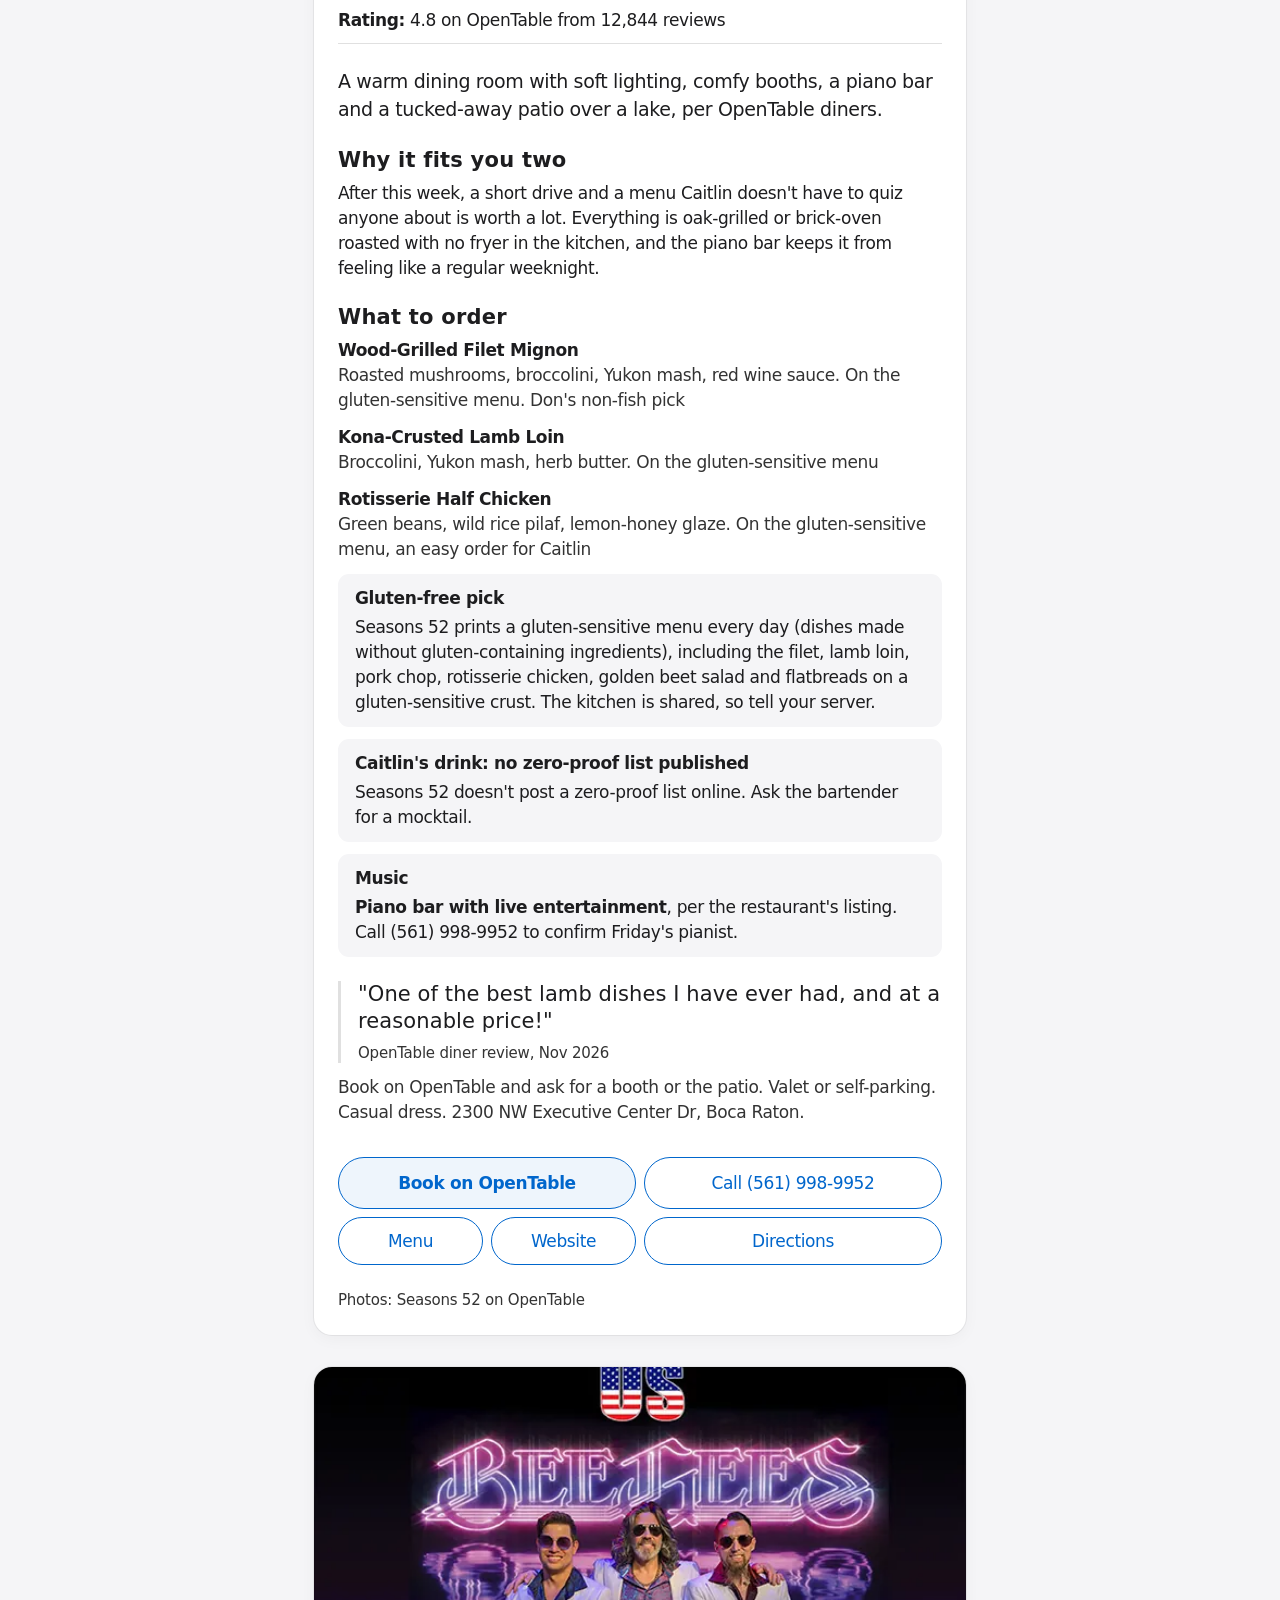
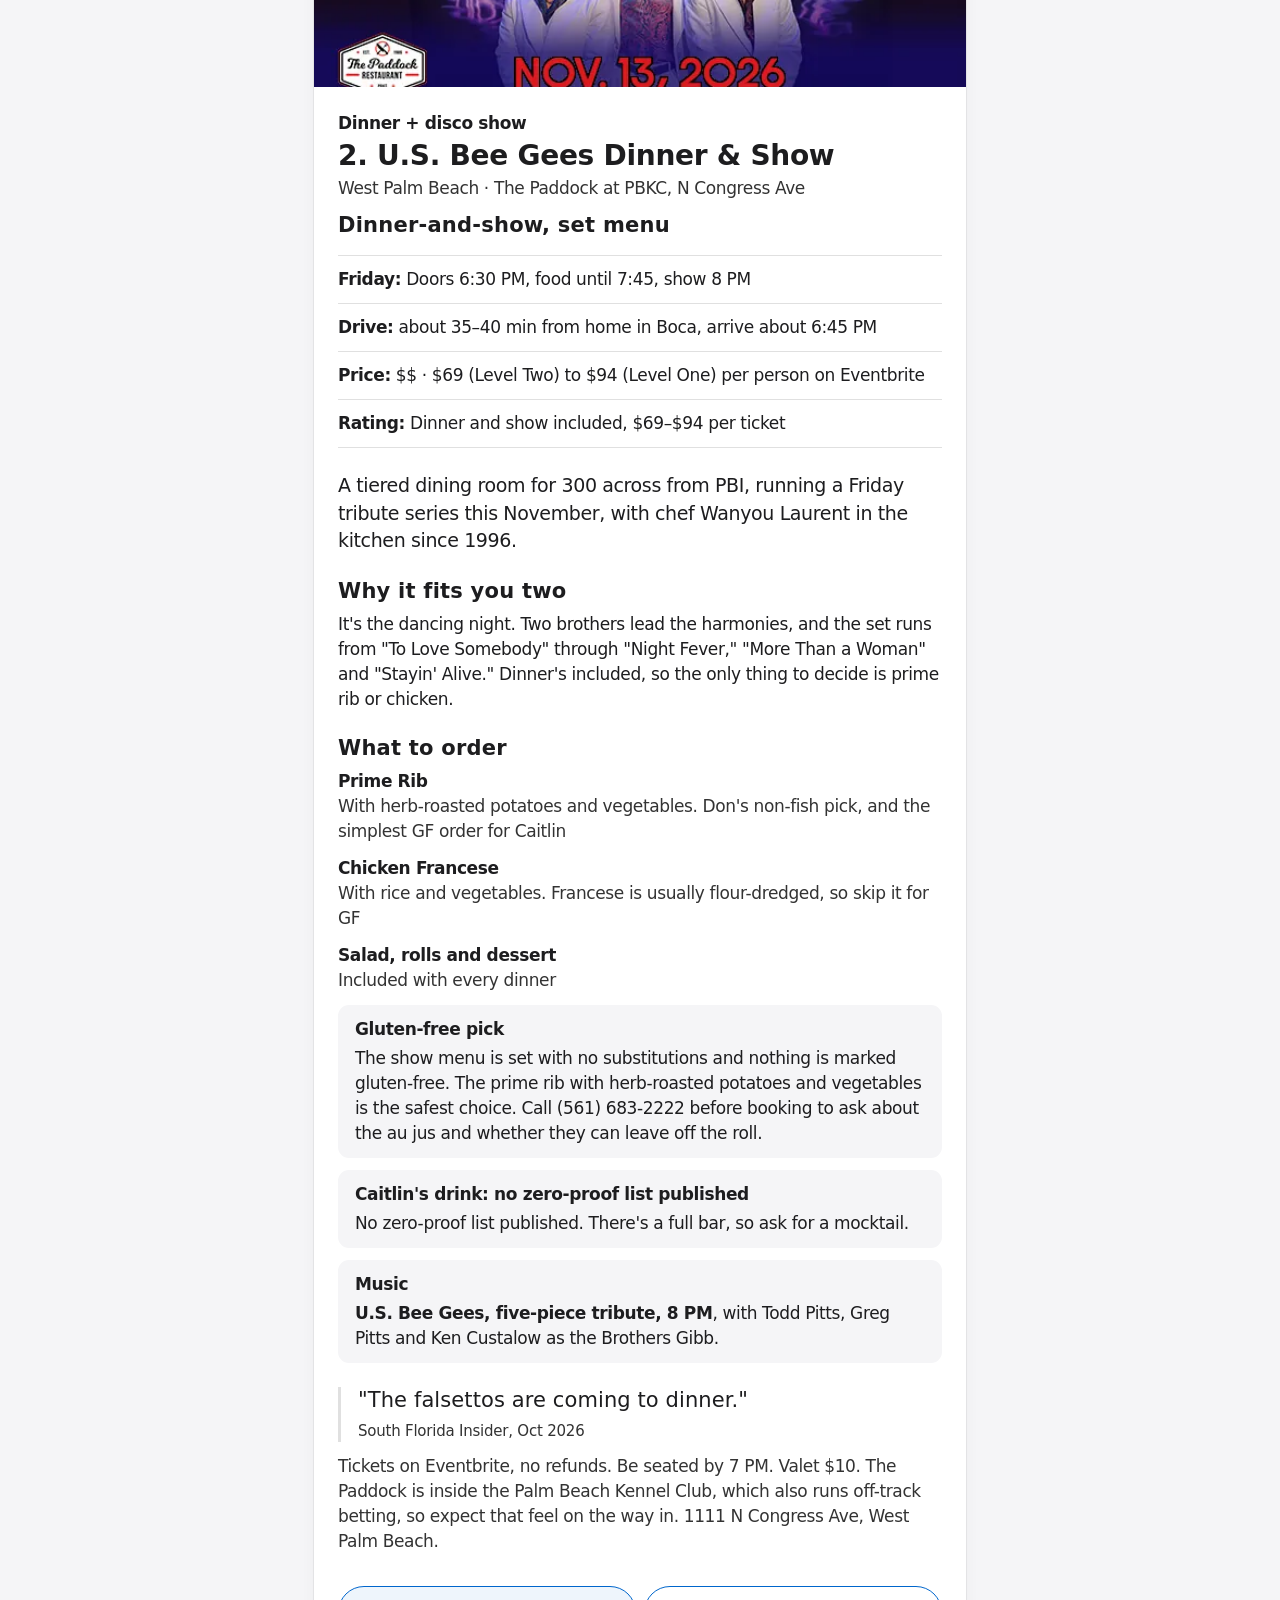
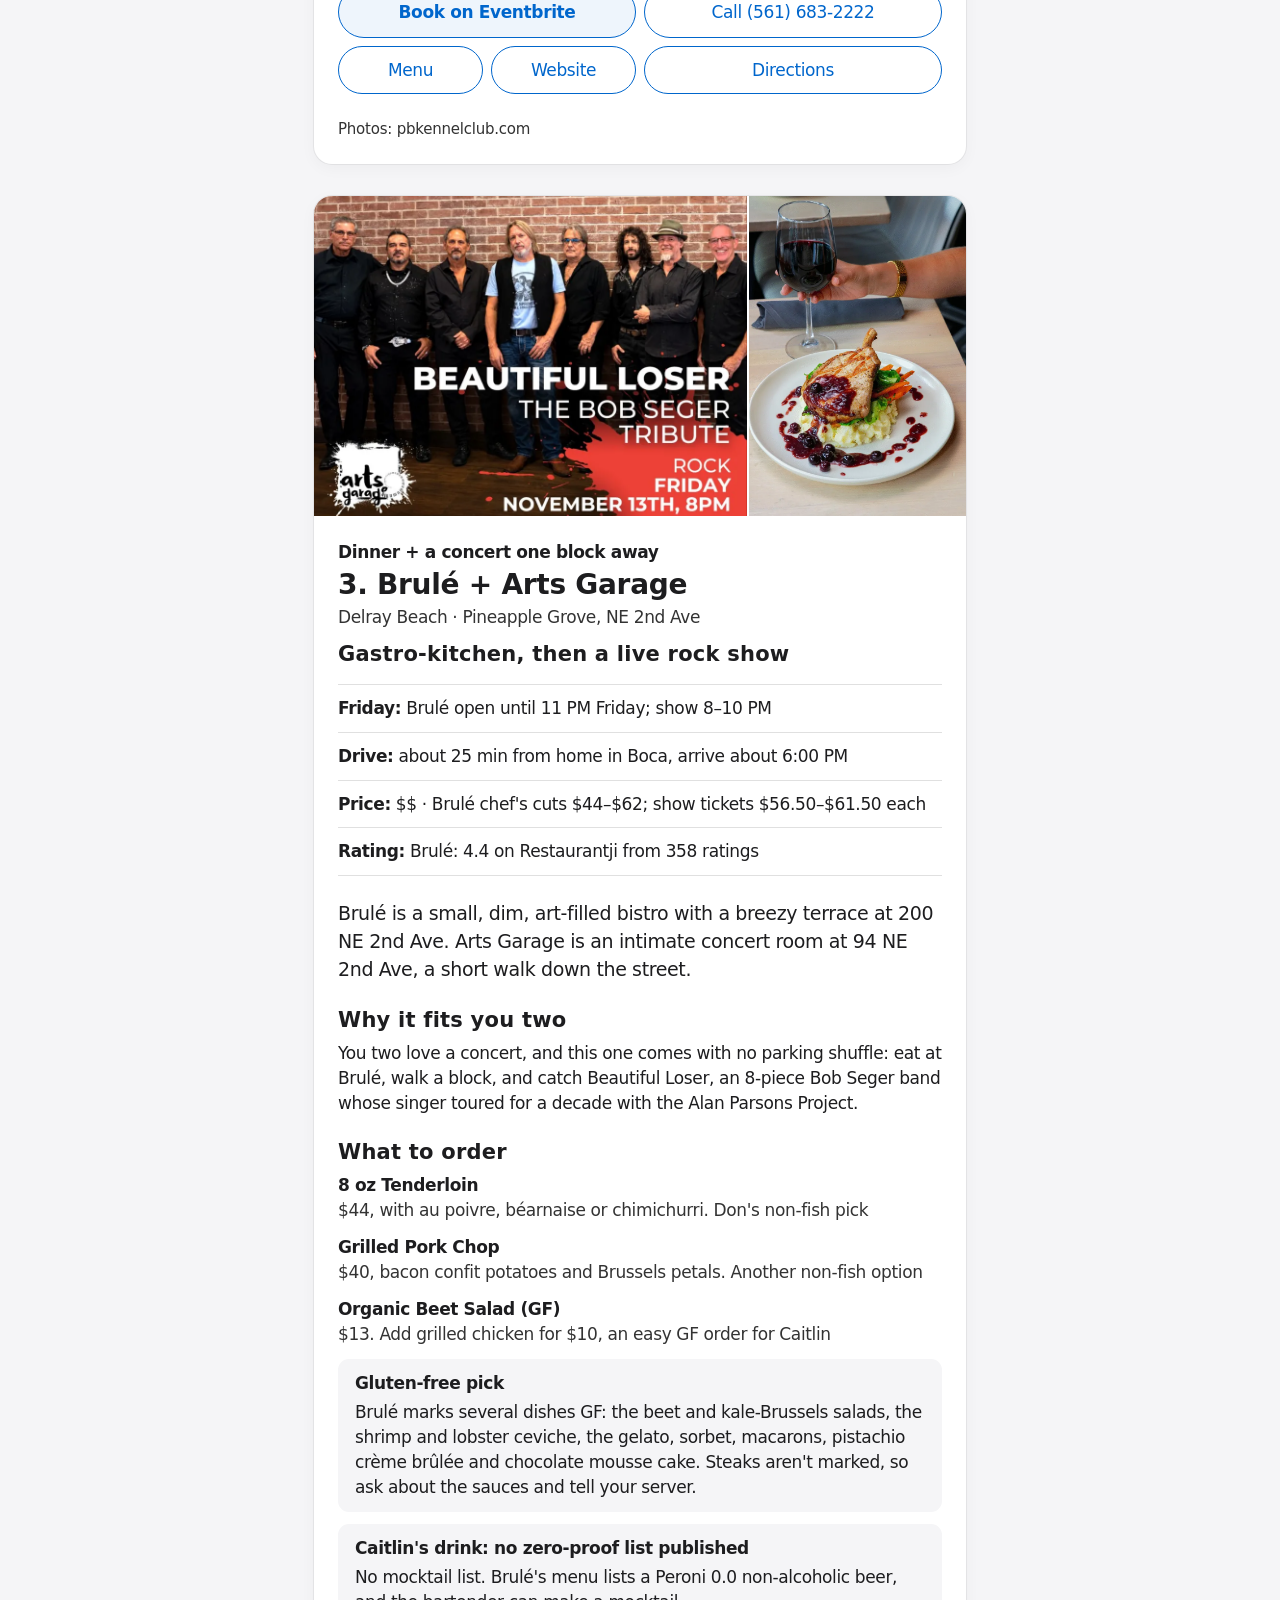
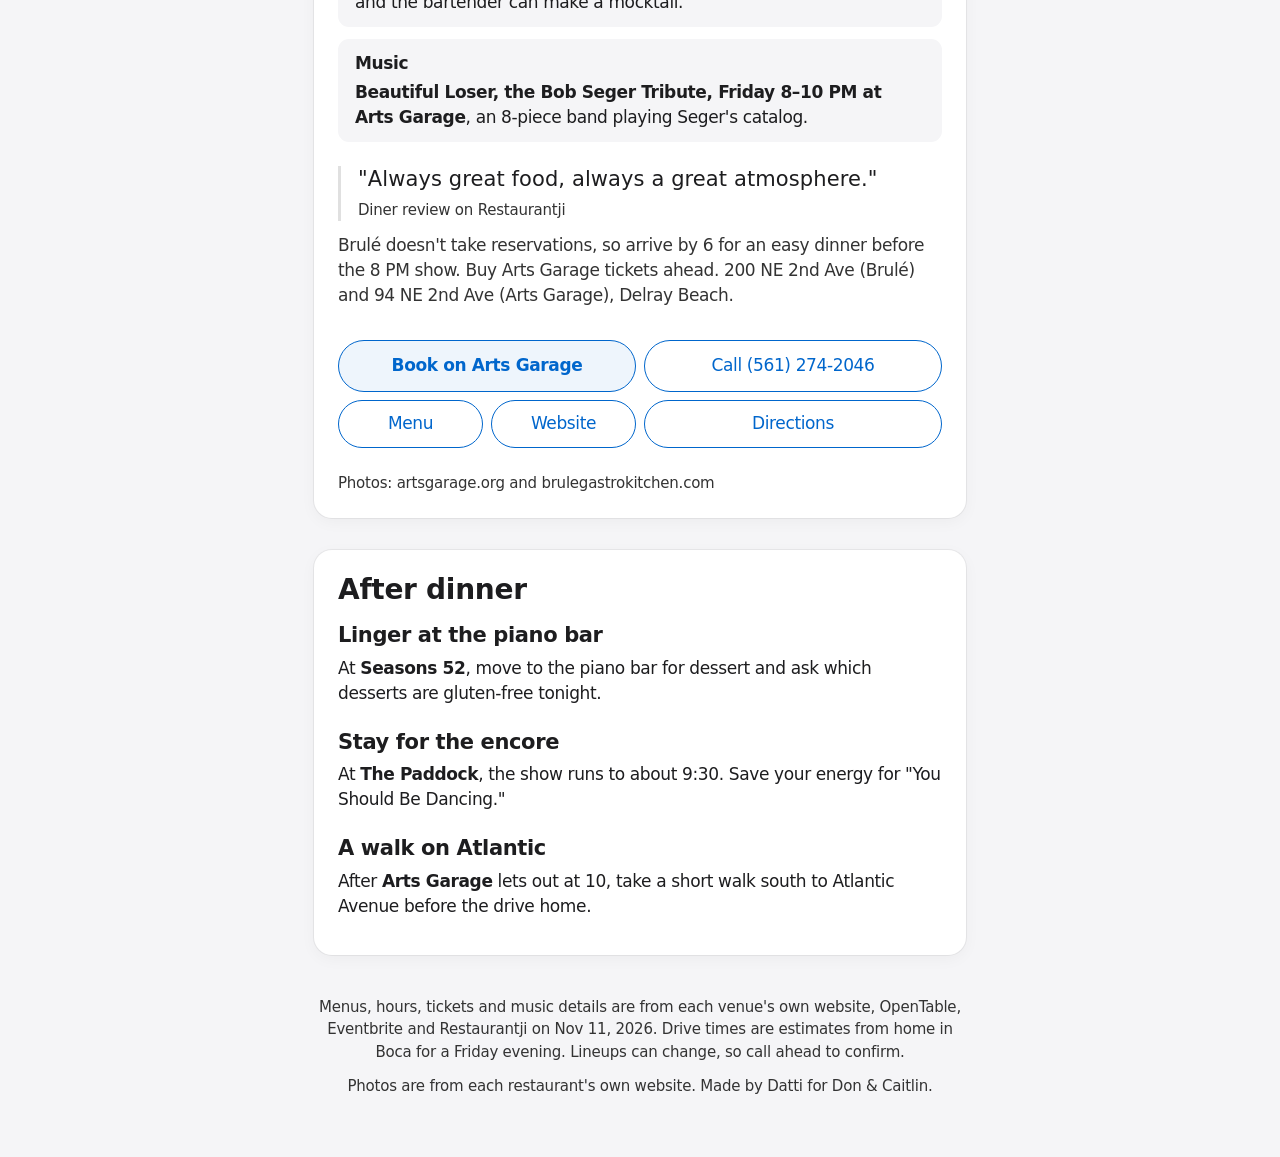
<file: 2026-11-13/index.html>
<!doctype html>
<html lang="en">
<head>
<meta charset="utf-8">
<meta name="viewport" content="width=device-width, initial-scale=1, viewport-fit=cover">
<meta name="robots" content="noindex, nofollow">
<meta name="theme-color" content="#f5f5f7">
<meta name="color-scheme" content="light">
<title>Friday Date Night, Nov 13 · Datti</title>
<meta name="description" content="3 dinner options for Friday, November 13, 2026. Menus, booking and tap-to-call for each.">
<meta property="og:type" content="website">
<meta property="og:title" content="Friday Date Night, Nov 13">
<meta property="og:description" content="3 dinner options for Friday, November 13, 2026. Menus, booking and tap-to-call for each.">
<meta property="og:url" content="https://dfrench222.github.io/date-night/2026-11-13/">
<meta property="og:image" content="https://dfrench222.github.io/date-night/photos/og-2026-11-13.jpg">
<meta property="og:image:width" content="1200">
<meta property="og:image:height" content="630">
<meta name="twitter:card" content="summary_large_image">
<meta name="twitter:title" content="Friday Date Night, Nov 13">
<meta name="twitter:description" content="3 dinner options for Friday, November 13, 2026. Menus, booking and tap-to-call for each.">
<meta name="twitter:image" content="https://dfrench222.github.io/date-night/photos/og-2026-11-13.jpg">
<link rel="icon" type="image/svg+xml" href="../favicon.svg">
<style>/* v3 — follows design/DESIGN.md (getdesign.md "apple" package), adapted:
   dark text on light only (no white-on-color), body 17px, min 15px, 44px+ targets. */
:root{
  /* colors (DESIGN.md colors.*) */
  --primary:#0066cc; --primary-focus:#0071e3; --primary-wash:#eef5fc;
  --ink:#1d1d1f; --ink-muted-80:#333333; --hairline:#e0e0e0; --divider-soft:#f0f0f0;
  --canvas:#ffffff; --parchment:#f5f5f7; --pearl:#fafafc;
  /* type */
  --display:"SF Pro Display",system-ui,-apple-system,BlinkMacSystemFont,"Helvetica Neue",Arial,sans-serif;
  --text:"SF Pro Text",system-ui,-apple-system,BlinkMacSystemFont,"Helvetica Neue",Arial,sans-serif;
  /* spacing (8px base) */
  --xxs:4px; --xs:8px; --sm:12px; --md:17px; --lg:24px; --xl:32px; --xxl:48px;
  /* shape */
  --r-sm:8px; --r-md:11px; --r-lg:18px; --pill:9999px;
  /* elevation: hairline ring + a whisper shadow (Don asked for soft shadows; DESIGN.md allows none on cards) */
  --card-shadow:0 0 0 1px rgba(0,0,0,.06),0 4px 16px rgba(0,0,0,.04);
}
*{box-sizing:border-box}
html{-webkit-text-size-adjust:100%;scroll-behavior:smooth;scroll-padding-top:72px}
body{margin:0;font-family:var(--text);color:var(--ink);background:var(--parchment);font-size:17px;line-height:1.47;letter-spacing:-.374px;-webkit-font-smoothing:antialiased}
a{color:var(--primary)}
img{display:block;max-width:100%}
h1,h2,h3{margin:0;font-family:var(--display);font-weight:600;color:var(--ink)}
p{margin:0 0 var(--sm)}
b,strong{font-weight:600}
.wrap{max-width:692px;margin:0 auto;padding:0 20px}
/* hero = product-tile-light */
.hero{background:var(--canvas);padding:var(--xxl) 0 var(--xl)}
.eyebrow{font-size:15px;font-weight:600;letter-spacing:-.224px;color:var(--ink-muted-80);margin-bottom:var(--xs)}
.hero h1{font-size:34px;line-height:1.1;letter-spacing:-.374px}
.hero .date{font-family:var(--display);font-size:21px;font-weight:600;line-height:1.19;letter-spacing:.231px;margin:var(--xs) 0 var(--md)}
.lede{font-size:19px;line-height:1.47;letter-spacing:-.2px}
.keyfacts{list-style:none;margin:var(--lg) 0;padding:0}
.keyfacts li{display:flex;justify-content:space-between;gap:var(--md);padding:var(--sm) 0;border-top:1px solid var(--hairline)}
.keyfacts li:last-child{border-bottom:1px solid var(--hairline)}
.keyfacts span{color:var(--ink-muted-80)}
.keyfacts b{text-align:right}
.mosaic{display:grid;grid-template-columns:repeat(3,1fr);gap:var(--xs)}
.mosaic a{aspect-ratio:1;border-radius:var(--r-lg);overflow:hidden;background:var(--parchment)}
.mosaic img{width:100%;height:100%;object-fit:cover}
/* sub-nav-frosted with configurator-option-chip links */
.jump{position:sticky;top:0;z-index:10;background:rgba(245,245,247,.8);backdrop-filter:saturate(180%) blur(20px);-webkit-backdrop-filter:saturate(180%) blur(20px);border-bottom:1px solid rgba(0,0,0,.08)}
.jump-in{max-width:692px;margin:0 auto;display:flex;gap:var(--xs);overflow-x:auto;padding:var(--xs) 20px;scrollbar-width:none}
.jump-in::-webkit-scrollbar{display:none}
.jump a{flex:0 0 auto;text-decoration:none;min-height:44px;display:flex;align-items:center;padding:0 var(--md);border-radius:var(--pill);background:var(--canvas);border:1px solid var(--hairline);color:var(--ink);font-size:16px;white-space:nowrap}
/* panels = store-utility-card */
main{padding:var(--xs) 0 var(--lg)}
.panel{background:var(--canvas);border-radius:var(--r-lg);box-shadow:var(--card-shadow);padding:var(--lg);margin:var(--lg) 0}
.h2{font-size:28px;line-height:1.14;letter-spacing:-.28px;margin-bottom:var(--md)}
.pick .row{padding:0 0 var(--lg)}
.pick .row + .row{border-top:1px solid var(--hairline);padding-top:var(--lg)}
.pick .kicker{font-size:15px;font-weight:600;color:var(--ink-muted-80);letter-spacing:-.224px;margin-bottom:var(--xxs)}
.pick h3{font-size:24px;line-height:1.17;letter-spacing:-.28px;margin-bottom:var(--xs)}
.pick .closer{font-family:var(--display);font-size:21px;font-weight:600;line-height:1.19;margin:0}
/* button-secondary-pill (ghost pill in Action Blue) */
.go{display:inline-flex;align-items:center;min-height:44px;padding:11px 22px;border-radius:var(--pill);border:1px solid var(--primary);color:var(--primary);background:var(--canvas);font-size:17px;text-decoration:none}
.glance a{display:flex;gap:var(--sm);align-items:center;text-decoration:none;color:var(--ink);padding:var(--sm) 0;border-top:1px solid var(--hairline);min-height:64px}
.glance a:first-child{border-top:0;padding-top:0}
.glance .num{flex:0 0 32px;height:32px;border-radius:50%;background:var(--parchment);display:flex;align-items:center;justify-content:center;font-weight:600;font-size:16px}
.glance .t{flex:1;min-width:0}
.glance .t b{display:block;font-size:17px}
.glance .t span{font-size:16px;color:var(--ink-muted-80)}
.glance .r{text-align:right;font-size:16px;color:var(--ink-muted-80);white-space:nowrap}
.glance .r b{display:block;color:var(--ink);font-size:17px}
.check ul{margin:0;padding-left:22px}.check li{margin:0 0 var(--sm)}.check li:last-child{margin:0}
/* restaurant cards */
.card{background:var(--canvas);border-radius:var(--r-lg);overflow:hidden;margin:var(--xl) 0;box-shadow:var(--card-shadow)}
.photos{display:grid;gap:2px;background:var(--canvas)}
.photos.n2{grid-template-columns:2fr 1fr}
.photos img{width:100%;height:220px;object-fit:cover}
.card-body{padding:var(--lg) var(--lg) var(--xs)}
.badge{font-family:var(--display);font-size:17px;font-weight:600;color:var(--ink);margin-bottom:var(--xxs)}
.card h2{font-size:28px;line-height:1.14;letter-spacing:-.28px}
.area{color:var(--ink-muted-80);margin:var(--xxs) 0 0}
.cuisine{font-family:var(--display);font-size:21px;font-weight:600;line-height:1.19;letter-spacing:.231px;margin:var(--sm) 0 var(--md)}
.facts{list-style:none;margin:0 0 var(--lg);padding:0}
.facts li{padding:var(--sm) 0;border-top:1px solid var(--hairline);line-height:1.35}
.facts li:last-child{border-bottom:1px solid var(--hairline)}
.vibe{font-size:19px;line-height:1.47;margin:0 0 var(--md)}
.lbl{font-size:21px;line-height:1.19;letter-spacing:.231px;margin:var(--lg) 0 var(--xs)}
.dish{margin:0 0 var(--sm)}
.dish b{display:block}
.dish span{color:var(--ink-muted-80)}
.note{border-radius:var(--r-md);padding:var(--sm) var(--md);margin:var(--sm) 0;background:var(--parchment)}
.note .nt{font-weight:600;margin-bottom:var(--xxs)}
.quote{margin:var(--lg) 0 var(--sm);padding:0 0 0 var(--md);border-left:3px solid var(--hairline);font-family:var(--display);font-size:21px;line-height:1.3;letter-spacing:.1px}
.quote small{display:block;font-family:var(--text);font-size:15px;letter-spacing:-.224px;color:var(--ink-muted-80);margin-top:var(--xs)}
.heads{color:var(--ink-muted-80)}
.actions{display:grid;grid-template-columns:1fr 1fr;gap:var(--xs);padding:var(--sm) var(--lg) var(--lg)}
.btn{display:flex;align-items:center;justify-content:center;text-align:center;min-height:48px;padding:11px 22px;border-radius:var(--pill);text-decoration:none;font-size:17px;line-height:1.2;border:1px solid var(--primary);color:var(--primary);background:var(--canvas);transition:transform .1s}
.btn.primary{grid-column:1/-1;background:var(--primary-wash);font-weight:600;min-height:52px}
.btn.full{grid-column:1/-1}
.btn:active,.go:active{transform:scale(.95)}
.btn:focus-visible,.go:focus-visible,.jump a:focus-visible,.glance a:focus-visible{outline:2px solid var(--primary-focus);outline-offset:2px}
.credit{font-size:15px;letter-spacing:-.224px;color:var(--ink-muted-80);padding:0 var(--lg) var(--lg);margin:0}
#after h3{font-size:21px;line-height:1.19;margin:var(--lg) 0 var(--xs)}
#after h3:first-of-type{margin-top:0}
.foot{font-size:15px;letter-spacing:-.224px;color:var(--ink-muted-80);padding:var(--md) 0 var(--xxl);text-align:center}
@media (min-width:641px){
  .hero h1{font-size:48px;line-height:1.07;letter-spacing:-.28px}
  .photos img{height:320px}
  .actions{grid-template-columns:repeat(4,1fr)}
  .btn.primary,.btn.full{grid-column:span 2}
}
@media (min-width:1069px){.hero h1{font-size:56px}}
@media (prefers-reduced-motion:reduce){html{scroll-behavior:auto}.btn,.go{transition:none}.btn:active,.go:active{transform:none}}
</style>
</head>
<body>
<header class="hero">
  <div class="wrap">
    <div class="eyebrow">Datti · Date Night Edition No. 7</div>
    <h1>Friday Date Night</h1>
    <div class="date">Friday, November 13, 2026</div>
    <p class="lede">It's been a big, numbers-heavy week, so this edition leans easy and fun. One pick is 15 minutes from home with a gluten-sensitive menu and a piano bar. One is a Bee Gees dinner-and-show in West Palm, made for singing along and dancing to "You Should Be Dancing." And one is dinner in Pineapple Grove, then a one-block walk to an 8-piece Bob Seger tribute at Arts Garage. Each has a non-fish main for Don and a gluten-free route for Caitlin.</p>
    <ul class="keyfacts"><li><span>Sunset</span><b>about 5:30 PM</b></li><li><span>Live music</span><b>at all 3</b></li><li><span>Closest</span><b>Seasons 52, about 15 min</b></li><li><span>Tickets needed</span><b>Bee Gees show, Arts Garage</b></li></ul>
    <div class="mosaic"><a href="#s52" aria-label="Seasons 52"><img src="../photos/s52a.webp" alt="Seasons 52"></a><a href="#beegees" aria-label="U.S. Bee Gees Dinner &amp; Show"><img src="../photos/beegees1.webp" alt="U.S. Bee Gees Dinner &amp; Show"></a><a href="#brule" aria-label="Brulé + Arts Garage"><img src="../photos/seger1.webp" alt="Brulé + Arts Garage"></a></div>
  </div>
</header>
<nav class="jump" aria-label="Jump to a restaurant"><div class="jump-in"><a href="#s52">Seasons 52</a><a href="#beegees">U.S. Bee Gees Dinner &amp; Show</a><a href="#brule">Brulé + Arts Garage</a><a href="#after">After dinner</a></div></nav>
<main class="wrap">
  <section class="panel pick" aria-label="Our picks"><div class="row"><div class="kicker">Bob&#x27;s pick</div><h3>Seasons 52</h3><p>The easy win after a long week. It&#x27;s about 15 minutes from home on Glades Road, there&#x27;s a piano bar with live music most nights, and a full gluten-sensitive menu means Caitlin can order without a back-and-forth. Filet mignon, Kona-crusted lamb loin, a pork chop or rotisserie chicken for Don. Ask for a booth or the lakeside patio.</p><a class="go" href="#s52">See Seasons 52</a></div><div class="row"><div class="kicker">Dancing pick</div><h3>U.S. Bee Gees Dinner &amp; Show</h3><p>A five-piece Bee Gees tribute at The Paddock in West Palm, with dinner included: prime rib for Don, and &quot;Night Fever&quot; and &quot;Stayin&#x27; Alive&quot; after. Doors at 6:30, be seated by 7, show at 8. Tickets are $69 to $94 each on Eventbrite, no refunds.</p><a class="go" href="#beegees">See U.S. Bee Gees Dinner &amp; Show</a></div><p class="closer">Pick the one that pulls you. Nothing&#x27;s booked until you two say so.</p></section>
  <section class="panel" aria-labelledby="glance-h">
    <h2 class="h2" id="glance-h">At a glance</h2>
    <div class="glance"><a href="#s52"><span class="num">1</span><span class="t"><b>Seasons 52</b><span>Easy, cozy, close to home</span></span><span class="r"><b>15 min</b>$$$</span></a><a href="#beegees"><span class="num">2</span><span class="t"><b>U.S. Bee Gees Dinner &amp; Show</b><span>Sing-along, falsettos, get up and dance</span></span><span class="r"><b>35–40 min</b>$69+</span></a><a href="#brule"><span class="num">3</span><span class="t"><b>Brulé + Arts Garage</b><span>Cozy dinner, then a real concert</span></span><span class="r"><b>25 min</b>$$</span></a></div>
  </section>
  <section class="panel check" aria-labelledby="check-h">
    <h2 class="h2" id="check-h">Caitlin's checklist</h2>
    <ul><li><b>Gluten-free:</b> Seasons 52 has a printed gluten-sensitive menu: filet mignon, lamb loin, pork chop, rotisserie chicken, and flatbreads on a gluten-sensitive crust. At The Paddock, the prime rib with herb-roasted potatoes and vegetables is the simplest order (no substitutions, so ask about the sauce). At Brulé, the salads, desserts like the pistachio crème brûlée and chocolate mousse cake are marked GF; ask about the steaks.</li><li><b>Zero-proof:</b> None of the three publishes a mocktail list online. Brulé lists a Peroni 0.0. Ask the bartender at each for a mocktail.</li><li><b>Don:</b> filet, lamb loin or pork chop at Seasons 52; prime rib at The Paddock; 8 oz tenderloin, NY strip, cowboy ribeye, pork chop or lamb chop at Brulé. No fish needed anywhere.</li><li><b>Music:</b> piano bar at Seasons 52 (call to confirm Friday's pianist); U.S. Bee Gees 8 PM at The Paddock; Beautiful Loser, the Bob Seger tribute, 8 to 10 PM at Arts Garage.</li><li><b>Tickets:</b> the Bee Gees show and Arts Garage both need tickets ahead. Seasons 52 just needs a table.</li></ul>
  </section>
  <article class="card" id="s52" aria-labelledby="s52-h">
  <div class="photos n2"><img src="../photos/s52a.webp" alt="Seasons 52, photo from Seasons 52 on OpenTable" loading="lazy" decoding="async"><img src="../photos/s52b.webp" alt="Seasons 52, photo from Seasons 52 on OpenTable" loading="lazy" decoding="async"></div>
  <div class="card-body">
    <div class="badge">Closest + gluten-sensitive menu</div>
    <h2 id="s52-h">1. Seasons 52</h2>
    <p class="area">Boca Raton · Glades Rd, off I-95</p>
    <p class="cuisine">Fresh grill and wine bar</p>
    <ul class="facts">
      <li><b>Friday:</b> Open until 11 PM Friday</li>
      <li><b>Drive:</b> about 15 min from home in Boca, arrive about 6:30 PM</li>
      <li><b>Price:</b> $$$ · OpenTable lists $31–$50</li>
      <li><b>Rating:</b> 4.8 on OpenTable from 12,844 reviews</li>
    </ul>
    <p class="vibe">A warm dining room with soft lighting, comfy booths, a piano bar and a tucked-away patio over a lake, per OpenTable diners.</p>
    <h3 class="lbl">Why it fits you two</h3>
    <p>After this week, a short drive and a menu Caitlin doesn&#x27;t have to quiz anyone about is worth a lot. Everything is oak-grilled or brick-oven roasted with no fryer in the kitchen, and the piano bar keeps it from feeling like a regular weeknight.</p>
    <h3 class="lbl">What to order</h3>
    <div class="dish"><b>Wood-Grilled Filet Mignon</b><span>Roasted mushrooms, broccolini, Yukon mash, red wine sauce. On the gluten-sensitive menu. Don&#x27;s non-fish pick</span></div><div class="dish"><b>Kona-Crusted Lamb Loin</b><span>Broccolini, Yukon mash, herb butter. On the gluten-sensitive menu</span></div><div class="dish"><b>Rotisserie Half Chicken</b><span>Green beans, wild rice pilaf, lemon-honey glaze. On the gluten-sensitive menu, an easy order for Caitlin</span></div>
    <div class="note"><div class="nt">Gluten-free pick</div>Seasons 52 prints a gluten-sensitive menu every day (dishes made without gluten-containing ingredients), including the filet, lamb loin, pork chop, rotisserie chicken, golden beet salad and flatbreads on a gluten-sensitive crust. The kitchen is shared, so tell your server.</div>
    <div class="note"><div class="nt">Caitlin's drink: no zero-proof list published</div>Seasons 52 doesn't post a zero-proof list online. Ask the bartender for a mocktail.</div>
    <div class="note"><div class="nt">Music</div><b>Piano bar with live entertainment</b>, per the restaurant's listing. Call (561) 998-9952 to confirm Friday's pianist.</div>
    <blockquote class="quote">&quot;One of the best lamb dishes I have ever had, and at a reasonable price!&quot;<small>OpenTable diner review, Nov 2026</small></blockquote>
    <p class="heads">Book on OpenTable and ask for a booth or the patio. Valet or self-parking. Casual dress. 2300 NW Executive Center Dr, Boca Raton.</p>
  </div>
  <div class="actions">
    <a class="btn primary" href="https://www.opentable.com/seasons-52-boca-raton" target="_blank" rel="noopener">Book on OpenTable</a>
    <a class="btn full" href="tel:+15619989952">Call (561) 998-9952</a>
    <a class="btn" href="https://media.seasons52.com/images/site/ext/nutrition/Seasons52_Specialty.pdf" target="_blank" rel="noopener">Menu</a><a class="btn" href="https://www.seasons52.com/locations/fl/boca-raton/boca-raton/4504" target="_blank" rel="noopener">Website</a>
    <a class="btn full" href="https://www.google.com/maps/search/?api=1&amp;query=Seasons+52+2300+NW+Executive+Center+Dr+Boca+Raton+FL" target="_blank" rel="noopener">Directions</a>
  </div>
  <p class="credit">Photos: Seasons 52 on OpenTable</p>
</article>
<article class="card" id="beegees" aria-labelledby="beegees-h">
  <div class="photos n1"><img src="../photos/beegees1.webp" alt="U.S. Bee Gees Dinner &amp; Show, photo from pbkennelclub.com" loading="lazy" decoding="async"></div>
  <div class="card-body">
    <div class="badge">Dinner + disco show</div>
    <h2 id="beegees-h">2. U.S. Bee Gees Dinner &amp; Show</h2>
    <p class="area">West Palm Beach · The Paddock at PBKC, N Congress Ave</p>
    <p class="cuisine">Dinner-and-show, set menu</p>
    <ul class="facts">
      <li><b>Friday:</b> Doors 6:30 PM, food until 7:45, show 8 PM</li>
      <li><b>Drive:</b> about 35–40 min from home in Boca, arrive about 6:45 PM</li>
      <li><b>Price:</b> $$ · $69 (Level Two) to $94 (Level One) per person on Eventbrite</li>
      <li><b>Rating:</b> Dinner and show included, $69–$94 per ticket</li>
    </ul>
    <p class="vibe">A tiered dining room for 300 across from PBI, running a Friday tribute series this November, with chef Wanyou Laurent in the kitchen since 1996.</p>
    <h3 class="lbl">Why it fits you two</h3>
    <p>It&#x27;s the dancing night. Two brothers lead the harmonies, and the set runs from &quot;To Love Somebody&quot; through &quot;Night Fever,&quot; &quot;More Than a Woman&quot; and &quot;Stayin&#x27; Alive.&quot; Dinner&#x27;s included, so the only thing to decide is prime rib or chicken.</p>
    <h3 class="lbl">What to order</h3>
    <div class="dish"><b>Prime Rib</b><span>With herb-roasted potatoes and vegetables. Don&#x27;s non-fish pick, and the simplest GF order for Caitlin</span></div><div class="dish"><b>Chicken Francese</b><span>With rice and vegetables. Francese is usually flour-dredged, so skip it for GF</span></div><div class="dish"><b>Salad, rolls and dessert</b><span>Included with every dinner</span></div>
    <div class="note"><div class="nt">Gluten-free pick</div>The show menu is set with no substitutions and nothing is marked gluten-free. The prime rib with herb-roasted potatoes and vegetables is the safest choice. Call (561) 683-2222 before booking to ask about the au jus and whether they can leave off the roll.</div>
    <div class="note"><div class="nt">Caitlin's drink: no zero-proof list published</div>No zero-proof list published. There's a full bar, so ask for a mocktail.</div>
    <div class="note"><div class="nt">Music</div><b>U.S. Bee Gees, five-piece tribute, 8 PM</b>, with Todd Pitts, Greg Pitts and Ken Custalow as the Brothers Gibb.</div>
    <blockquote class="quote">&quot;The falsettos are coming to dinner.&quot;<small>South Florida Insider, Oct 2026</small></blockquote>
    <p class="heads">Tickets on Eventbrite, no refunds. Be seated by 7 PM. Valet $10. The Paddock is inside the Palm Beach Kennel Club, which also runs off-track betting, so expect that feel on the way in. 1111 N Congress Ave, West Palm Beach.</p>
  </div>
  <div class="actions">
    <a class="btn primary" href="https://www.eventbrite.com/e/pbkc-presents-u-s-bee-gees-a-tribute-to-the-bee-gees-dinner-show-tickets-1984410875347" target="_blank" rel="noopener">Book on Eventbrite</a>
    <a class="btn full" href="tel:+15616832222">Call (561) 683-2222</a>
    <a class="btn" href="https://www.eventbrite.com/e/pbkc-presents-u-s-bee-gees-a-tribute-to-the-bee-gees-dinner-show-tickets-1984410875347" target="_blank" rel="noopener">Menu</a><a class="btn" href="https://pbkennelclub.com/e/u-s-bee-gees-tribute/" target="_blank" rel="noopener">Website</a>
    <a class="btn full" href="https://www.google.com/maps/search/?api=1&amp;query=Palm+Beach+Kennel+Club+1111+N+Congress+Ave+West+Palm+Beach+FL" target="_blank" rel="noopener">Directions</a>
  </div>
  <p class="credit">Photos: pbkennelclub.com</p>
</article>
<article class="card" id="brule" aria-labelledby="brule-h">
  <div class="photos n2"><img src="../photos/seger1.webp" alt="Brulé + Arts Garage, photo from artsgarage.org and brulegastrokitchen.com" loading="lazy" decoding="async"><img src="../photos/brule1.webp" alt="Brulé + Arts Garage, photo from artsgarage.org and brulegastrokitchen.com" loading="lazy" decoding="async"></div>
  <div class="card-body">
    <div class="badge">Dinner + a concert one block away</div>
    <h2 id="brule-h">3. Brulé + Arts Garage</h2>
    <p class="area">Delray Beach · Pineapple Grove, NE 2nd Ave</p>
    <p class="cuisine">Gastro-kitchen, then a live rock show</p>
    <ul class="facts">
      <li><b>Friday:</b> Brulé open until 11 PM Friday; show 8–10 PM</li>
      <li><b>Drive:</b> about 25 min from home in Boca, arrive about 6:00 PM</li>
      <li><b>Price:</b> $$ · Brulé chef&#x27;s cuts $44–$62; show tickets $56.50–$61.50 each</li>
      <li><b>Rating:</b> Brulé: 4.4 on Restaurantji from 358 ratings</li>
    </ul>
    <p class="vibe">Brulé is a small, dim, art-filled bistro with a breezy terrace at 200 NE 2nd Ave. Arts Garage is an intimate concert room at 94 NE 2nd Ave, a short walk down the street.</p>
    <h3 class="lbl">Why it fits you two</h3>
    <p>You two love a concert, and this one comes with no parking shuffle: eat at Brulé, walk a block, and catch Beautiful Loser, an 8-piece Bob Seger band whose singer toured for a decade with the Alan Parsons Project.</p>
    <h3 class="lbl">What to order</h3>
    <div class="dish"><b>8 oz Tenderloin</b><span>$44, with au poivre, béarnaise or chimichurri. Don&#x27;s non-fish pick</span></div><div class="dish"><b>Grilled Pork Chop</b><span>$40, bacon confit potatoes and Brussels petals. Another non-fish option</span></div><div class="dish"><b>Organic Beet Salad (GF)</b><span>$13. Add grilled chicken for $10, an easy GF order for Caitlin</span></div>
    <div class="note"><div class="nt">Gluten-free pick</div>Brulé marks several dishes GF: the beet and kale-Brussels salads, the shrimp and lobster ceviche, the gelato, sorbet, macarons, pistachio crème brûlée and chocolate mousse cake. Steaks aren&#x27;t marked, so ask about the sauces and tell your server.</div>
    <div class="note"><div class="nt">Caitlin's drink: no zero-proof list published</div>No mocktail list. Brulé's menu lists a Peroni 0.0 non-alcoholic beer, and the bartender can make a mocktail.</div>
    <div class="note"><div class="nt">Music</div><b>Beautiful Loser, the Bob Seger Tribute, Friday 8–10 PM at Arts Garage</b>, an 8-piece band playing Seger's catalog.</div>
    <blockquote class="quote">&quot;Always great food, always a great atmosphere.&quot;<small>Diner review on Restaurantji</small></blockquote>
    <p class="heads">Brulé doesn&#x27;t take reservations, so arrive by 6 for an easy dinner before the 8 PM show. Buy Arts Garage tickets ahead. 200 NE 2nd Ave (Brulé) and 94 NE 2nd Ave (Arts Garage), Delray Beach.</p>
  </div>
  <div class="actions">
    <a class="btn primary" href="https://artsgarage.org/event/beautiful-loser-the-bob-seger-tribute-5/" target="_blank" rel="noopener">Book on Arts Garage</a>
    <a class="btn full" href="tel:+15612742046">Call (561) 274-2046</a>
    <a class="btn" href="https://brulegastrokitchen.com/menus/" target="_blank" rel="noopener">Menu</a><a class="btn" href="https://brulegastrokitchen.com/" target="_blank" rel="noopener">Website</a>
    <a class="btn full" href="https://www.google.com/maps/search/?api=1&amp;query=Brule+Gastro-Kitchen+200+NE+2nd+Ave+Delray+Beach+FL" target="_blank" rel="noopener">Directions</a>
  </div>
  <p class="credit">Photos: artsgarage.org and brulegastrokitchen.com</p>
</article>

  <section class="panel" id="after" aria-labelledby="after-h">
    <h2 class="h2" id="after-h">After dinner</h2>
    <h3>Linger at the piano bar</h3><p>At <b>Seasons 52</b>, move to the piano bar for dessert and ask which desserts are gluten-free tonight.</p><h3>Stay for the encore</h3><p>At <b>The Paddock</b>, the show runs to about 9:30. Save your energy for "You Should Be Dancing."</p><h3>A walk on Atlantic</h3><p>After <b>Arts Garage</b> lets out at 10, take a short walk south to Atlantic Avenue before the drive home.</p>
  </section>
  <footer class="foot">
    <p>Menus, hours, tickets and music details are from each venue&#x27;s own website, OpenTable, Eventbrite and Restaurantji on Nov 11, 2026. Drive times are estimates from home in Boca for a Friday evening. Lineups can change, so call ahead to confirm.</p>
    <p>Photos are from each restaurant's own website. Made by Datti for Don &amp; Caitlin.</p>
  </footer>
</main>
</body>
</html>
</file>
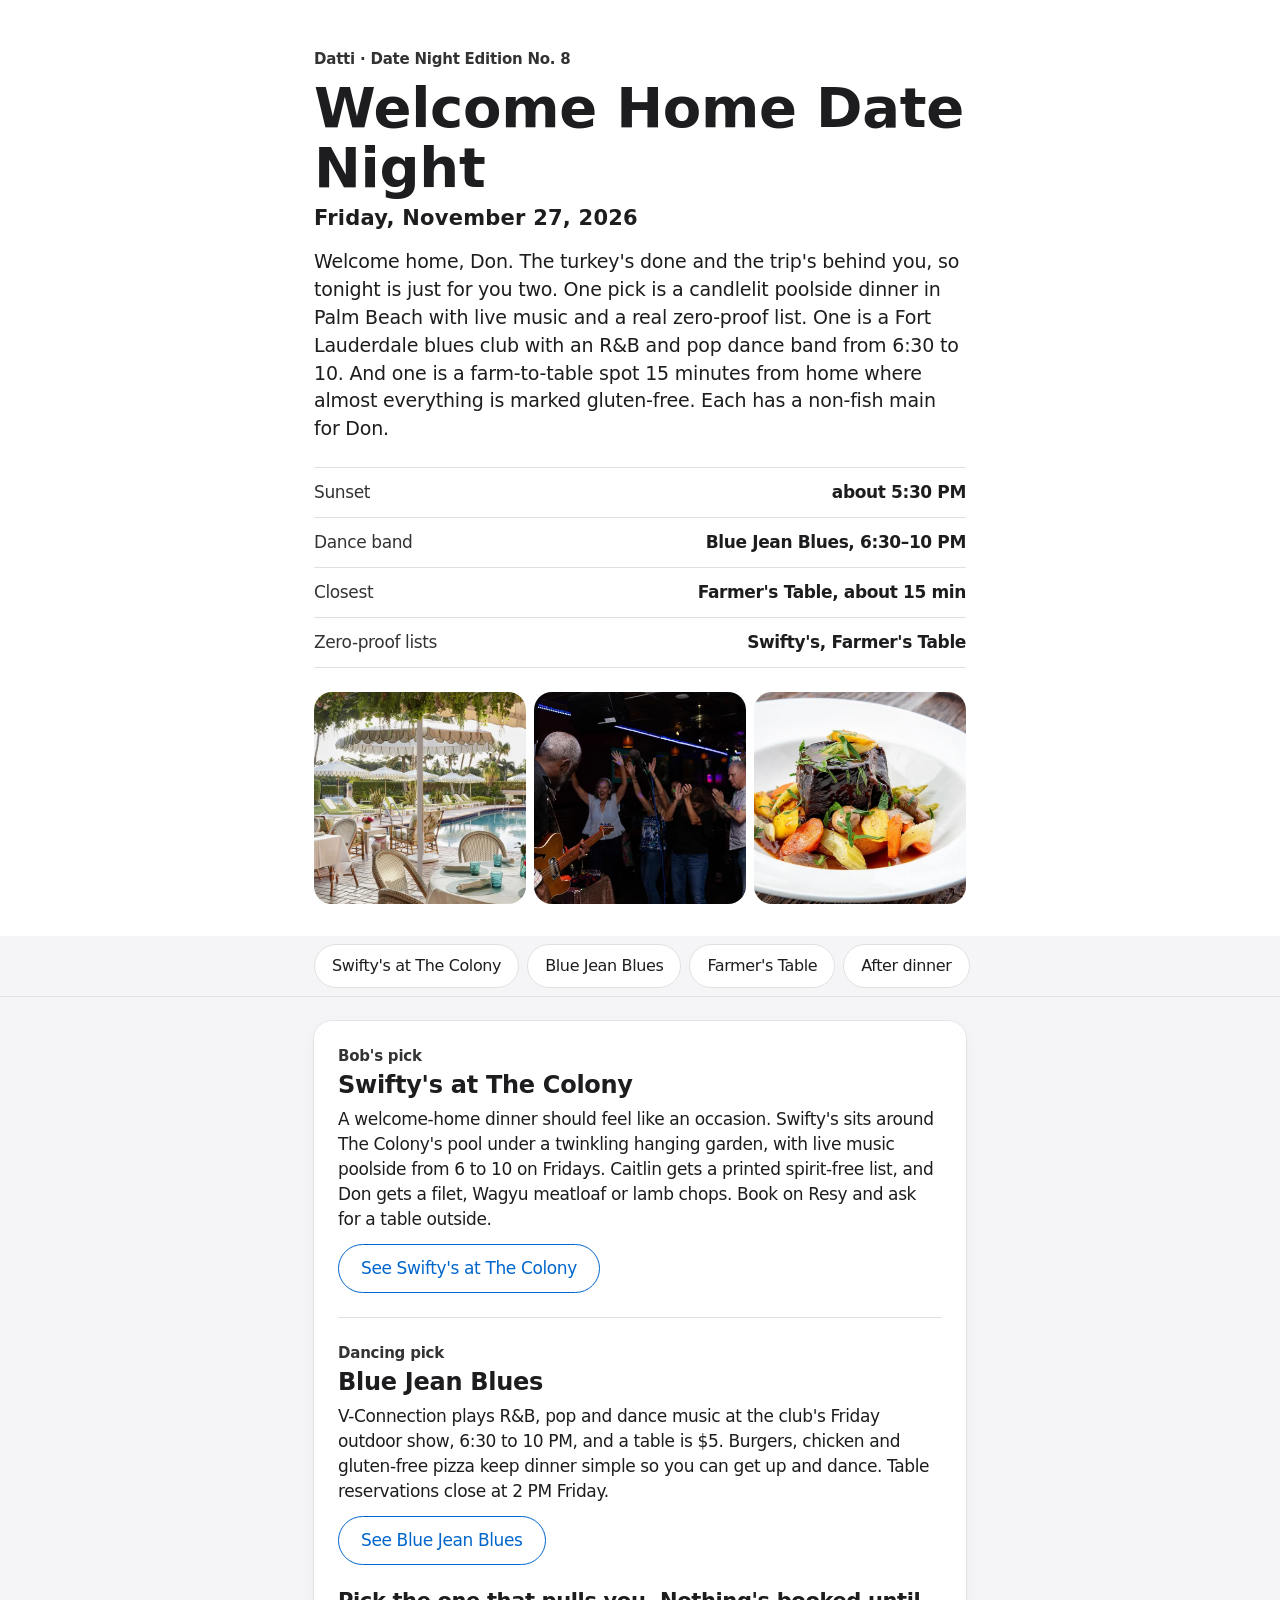
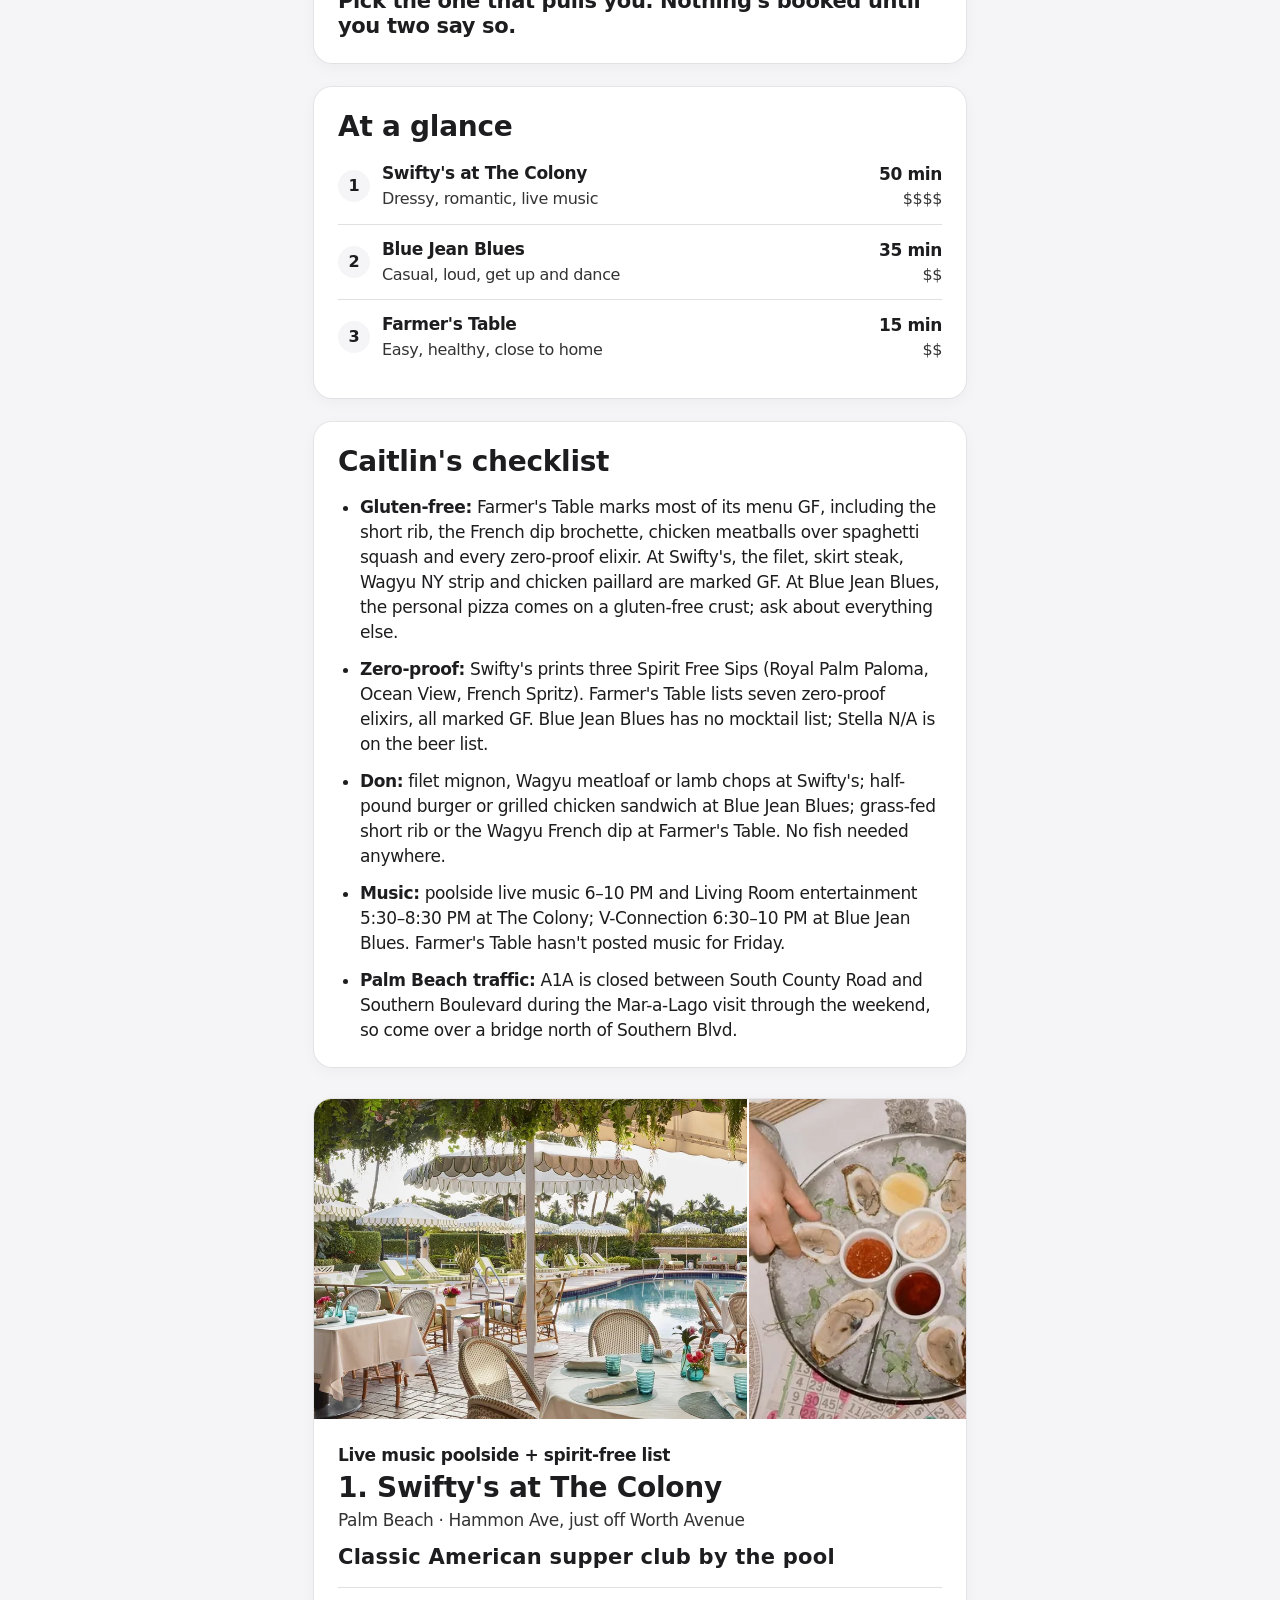
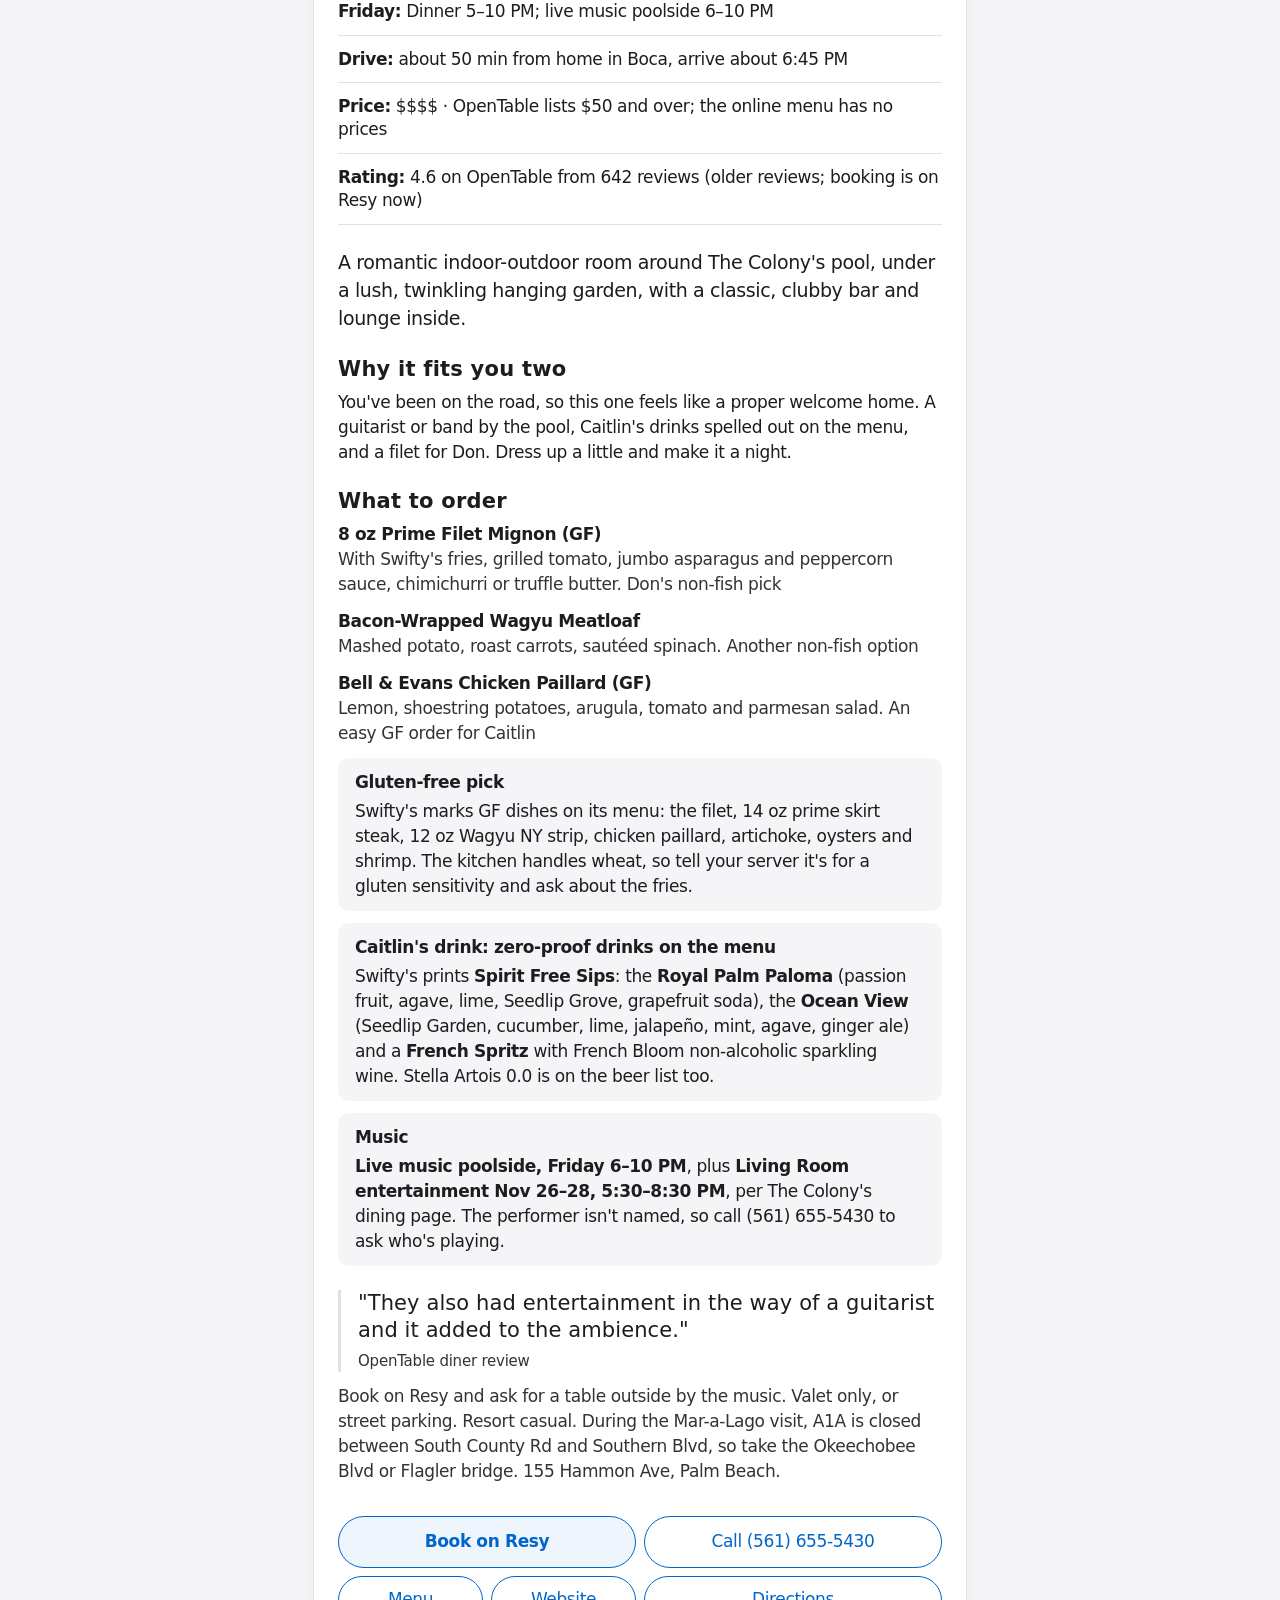
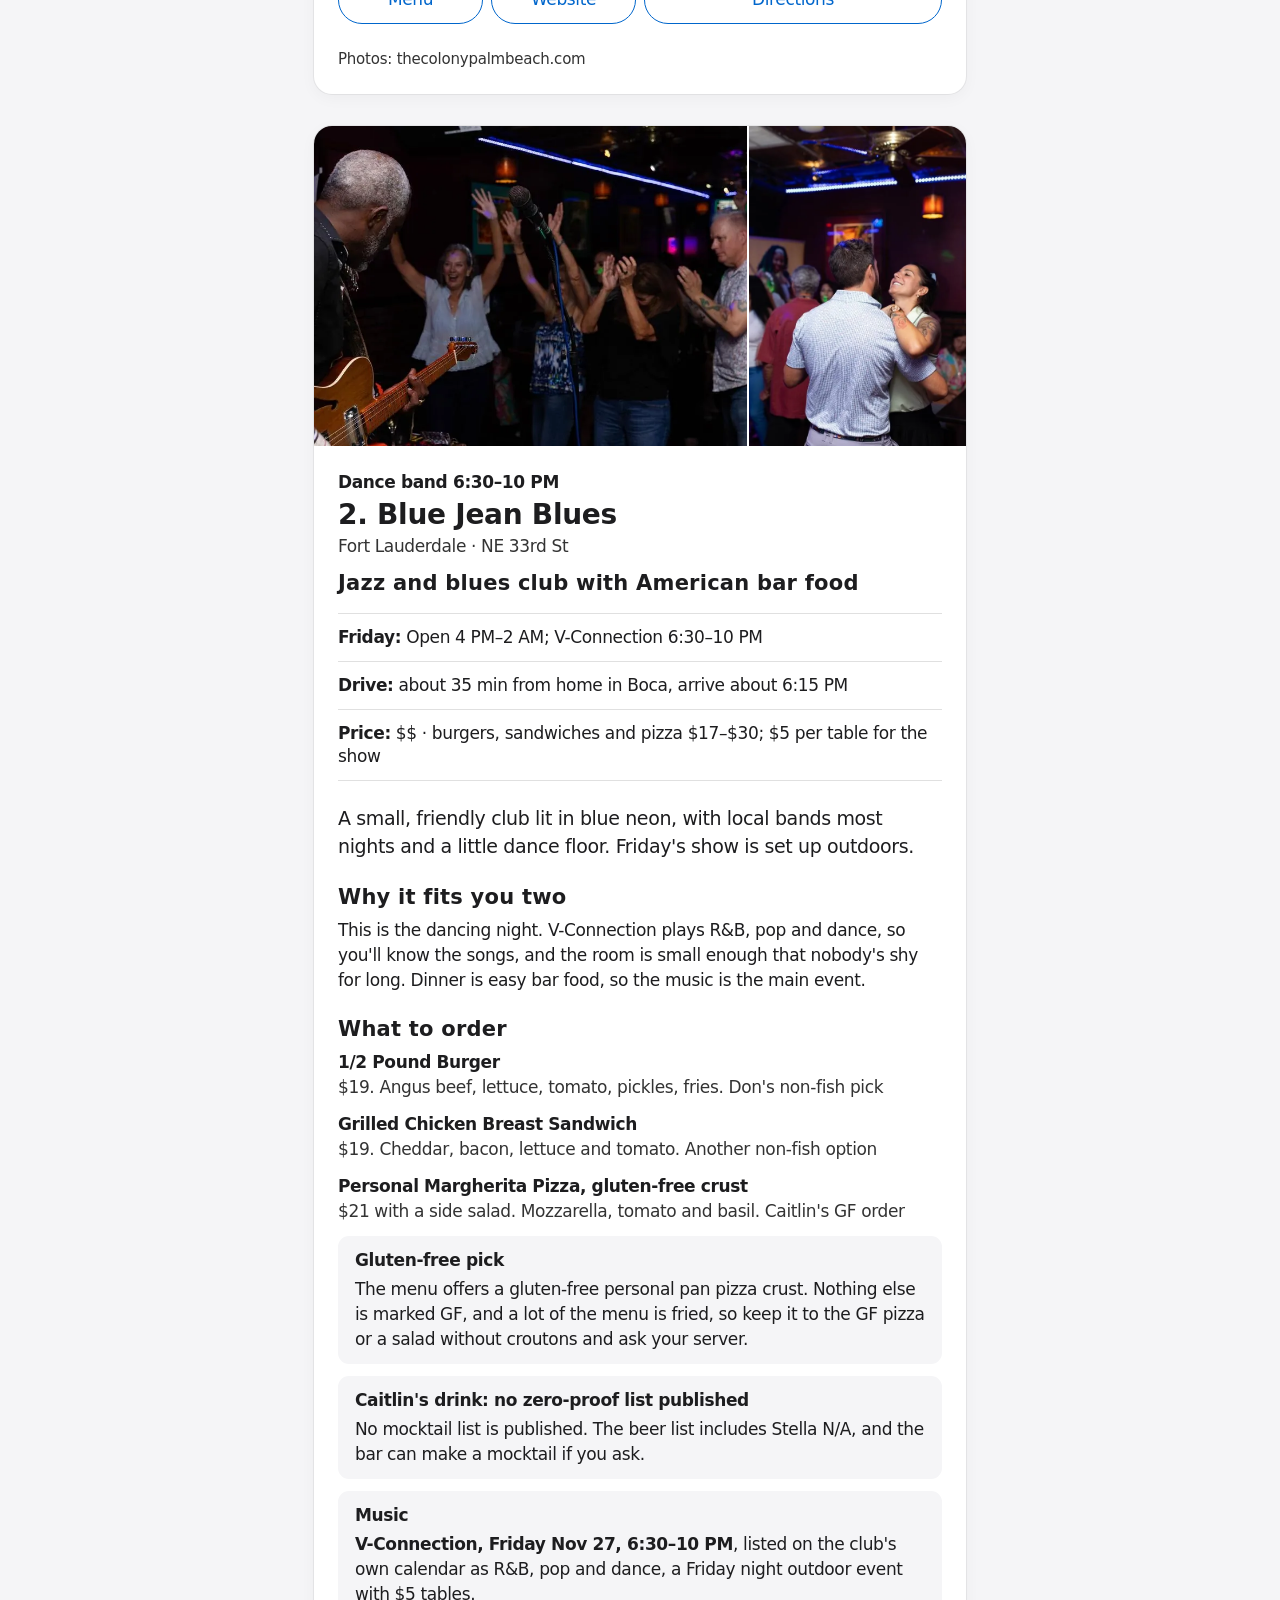
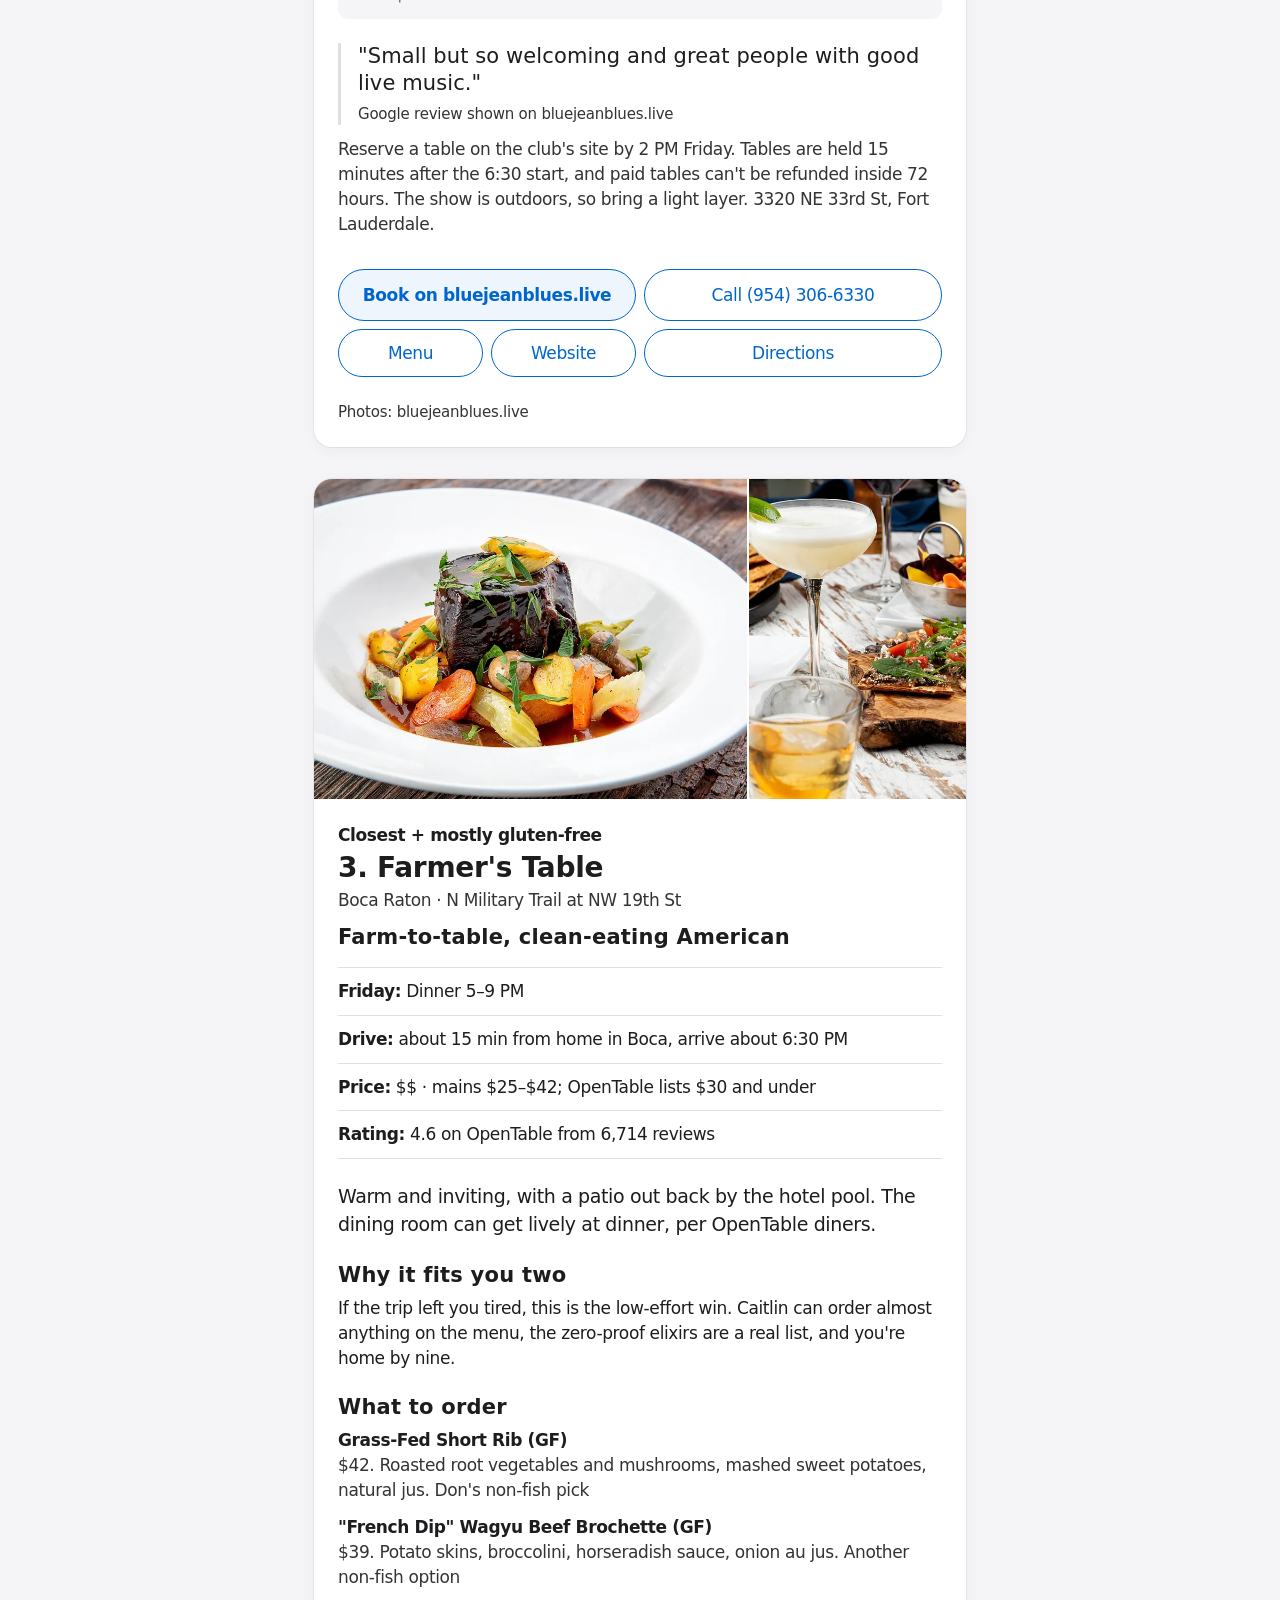
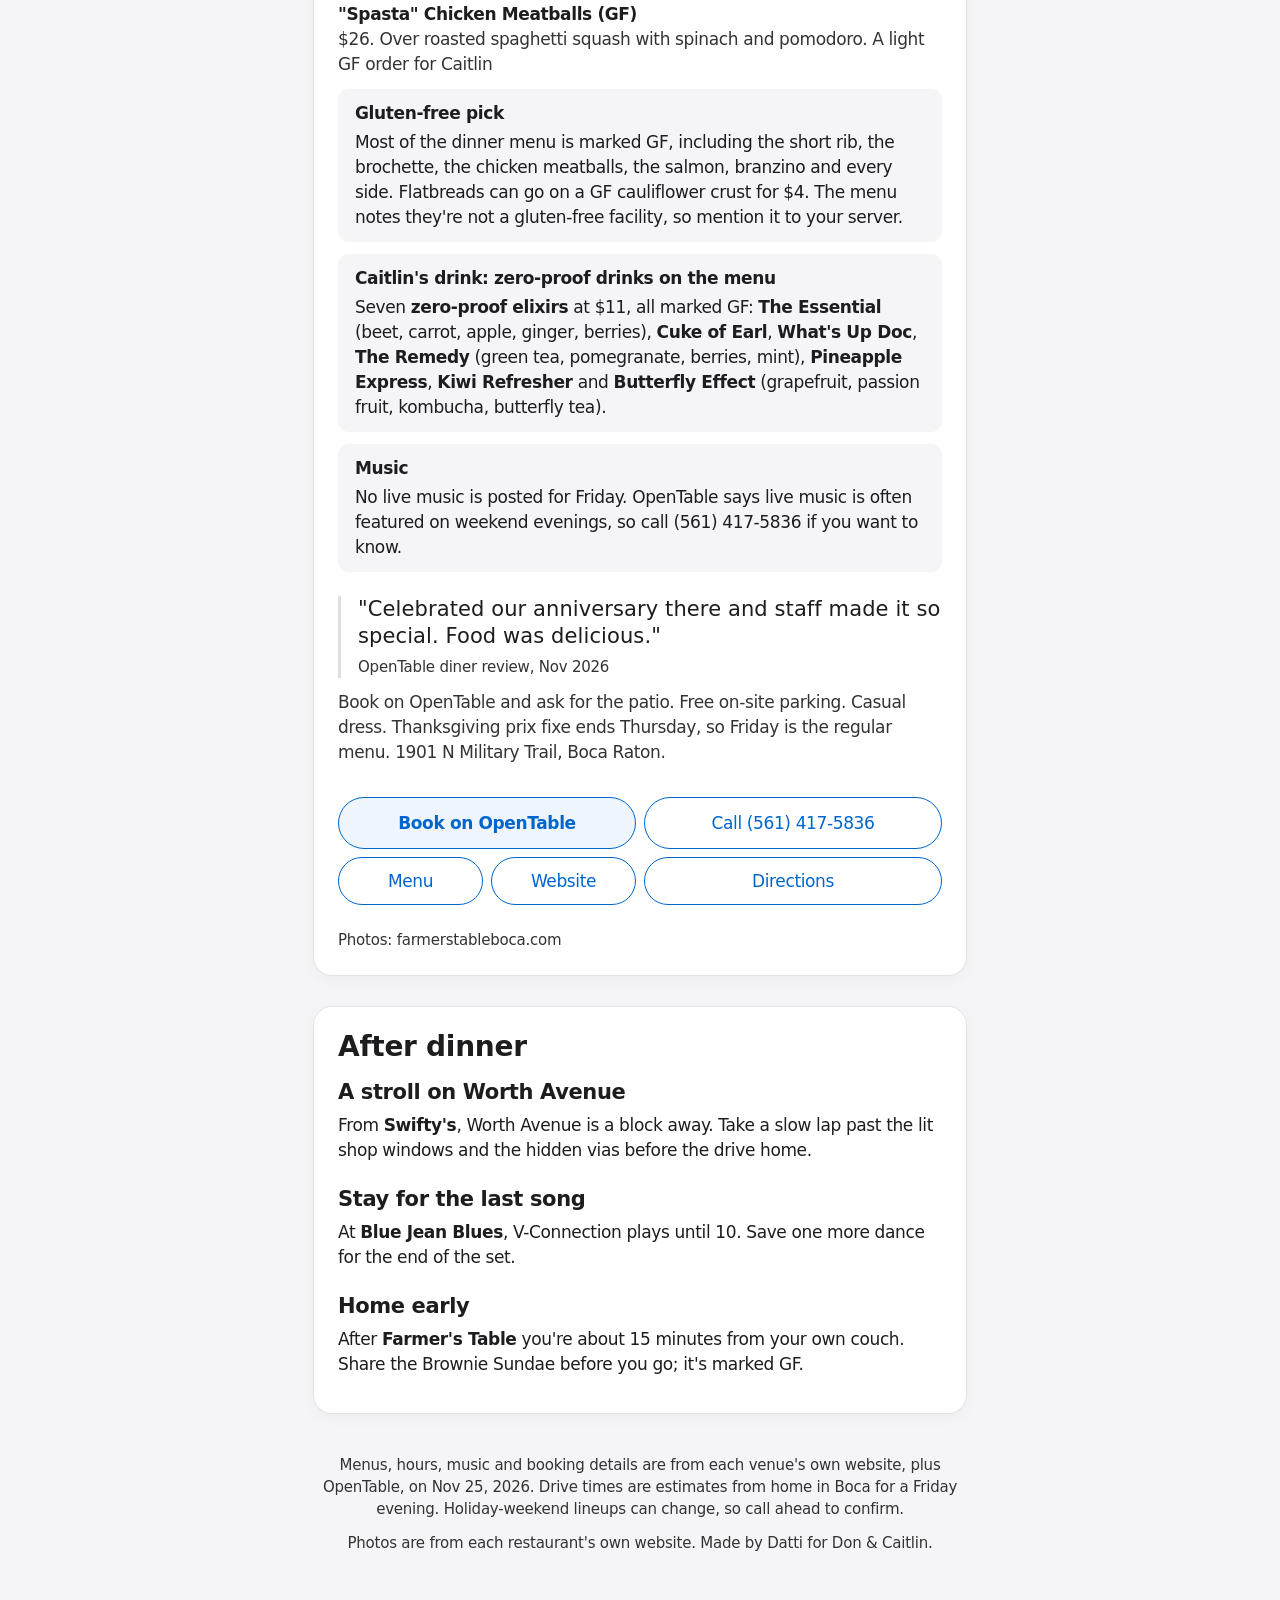
<file: 2026-11-27/index.html>
<!doctype html>
<html lang="en">
<head>
<meta charset="utf-8">
<meta name="viewport" content="width=device-width, initial-scale=1, viewport-fit=cover">
<meta name="robots" content="noindex, nofollow">
<meta name="theme-color" content="#f5f5f7">
<meta name="color-scheme" content="light">
<title>Welcome Home Date Night, Nov 27 · Datti</title>
<meta name="description" content="3 dinner options for Friday, November 27, 2026. Menus, booking and tap-to-call for each.">
<meta property="og:type" content="website">
<meta property="og:title" content="Welcome Home Date Night, Nov 27">
<meta property="og:description" content="3 dinner options for Friday, November 27, 2026. Menus, booking and tap-to-call for each.">
<meta property="og:url" content="https://dfrench222.github.io/date-night/2026-11-27/">
<meta property="og:image" content="https://dfrench222.github.io/date-night/photos/og-2026-11-27.jpg">
<meta property="og:image:width" content="1200">
<meta property="og:image:height" content="630">
<meta name="twitter:card" content="summary_large_image">
<meta name="twitter:title" content="Welcome Home Date Night, Nov 27">
<meta name="twitter:description" content="3 dinner options for Friday, November 27, 2026. Menus, booking and tap-to-call for each.">
<meta name="twitter:image" content="https://dfrench222.github.io/date-night/photos/og-2026-11-27.jpg">
<link rel="icon" type="image/svg+xml" href="../favicon.svg">
<style>/* v3 — follows design/DESIGN.md (getdesign.md "apple" package), adapted:
   dark text on light only (no white-on-color), body 17px, min 15px, 44px+ targets. */
:root{
  /* colors (DESIGN.md colors.*) */
  --primary:#0066cc; --primary-focus:#0071e3; --primary-wash:#eef5fc;
  --ink:#1d1d1f; --ink-muted-80:#333333; --hairline:#e0e0e0; --divider-soft:#f0f0f0;
  --canvas:#ffffff; --parchment:#f5f5f7; --pearl:#fafafc;
  /* type */
  --display:"SF Pro Display",system-ui,-apple-system,BlinkMacSystemFont,"Helvetica Neue",Arial,sans-serif;
  --text:"SF Pro Text",system-ui,-apple-system,BlinkMacSystemFont,"Helvetica Neue",Arial,sans-serif;
  /* spacing (8px base) */
  --xxs:4px; --xs:8px; --sm:12px; --md:17px; --lg:24px; --xl:32px; --xxl:48px;
  /* shape */
  --r-sm:8px; --r-md:11px; --r-lg:18px; --pill:9999px;
  /* elevation: hairline ring + a whisper shadow (Don asked for soft shadows; DESIGN.md allows none on cards) */
  --card-shadow:0 0 0 1px rgba(0,0,0,.06),0 4px 16px rgba(0,0,0,.04);
}
*{box-sizing:border-box}
html{-webkit-text-size-adjust:100%;scroll-behavior:smooth;scroll-padding-top:72px}
body{margin:0;font-family:var(--text);color:var(--ink);background:var(--parchment);font-size:17px;line-height:1.47;letter-spacing:-.374px;-webkit-font-smoothing:antialiased}
a{color:var(--primary)}
img{display:block;max-width:100%}
h1,h2,h3{margin:0;font-family:var(--display);font-weight:600;color:var(--ink)}
p{margin:0 0 var(--sm)}
b,strong{font-weight:600}
.wrap{max-width:692px;margin:0 auto;padding:0 20px}
/* hero = product-tile-light */
.hero{background:var(--canvas);padding:var(--xxl) 0 var(--xl)}
.eyebrow{font-size:15px;font-weight:600;letter-spacing:-.224px;color:var(--ink-muted-80);margin-bottom:var(--xs)}
.hero h1{font-size:34px;line-height:1.1;letter-spacing:-.374px}
.hero .date{font-family:var(--display);font-size:21px;font-weight:600;line-height:1.19;letter-spacing:.231px;margin:var(--xs) 0 var(--md)}
.lede{font-size:19px;line-height:1.47;letter-spacing:-.2px}
.keyfacts{list-style:none;margin:var(--lg) 0;padding:0}
.keyfacts li{display:flex;justify-content:space-between;gap:var(--md);padding:var(--sm) 0;border-top:1px solid var(--hairline)}
.keyfacts li:last-child{border-bottom:1px solid var(--hairline)}
.keyfacts span{color:var(--ink-muted-80)}
.keyfacts b{text-align:right}
.mosaic{display:grid;grid-template-columns:repeat(3,1fr);gap:var(--xs)}
.mosaic a{aspect-ratio:1;border-radius:var(--r-lg);overflow:hidden;background:var(--parchment)}
.mosaic img{width:100%;height:100%;object-fit:cover}
/* sub-nav-frosted with configurator-option-chip links */
.jump{position:sticky;top:0;z-index:10;background:rgba(245,245,247,.8);backdrop-filter:saturate(180%) blur(20px);-webkit-backdrop-filter:saturate(180%) blur(20px);border-bottom:1px solid rgba(0,0,0,.08)}
.jump-in{max-width:692px;margin:0 auto;display:flex;gap:var(--xs);overflow-x:auto;padding:var(--xs) 20px;scrollbar-width:none}
.jump-in::-webkit-scrollbar{display:none}
.jump a{flex:0 0 auto;text-decoration:none;min-height:44px;display:flex;align-items:center;padding:0 var(--md);border-radius:var(--pill);background:var(--canvas);border:1px solid var(--hairline);color:var(--ink);font-size:16px;white-space:nowrap}
/* panels = store-utility-card */
main{padding:var(--xs) 0 var(--lg)}
.panel{background:var(--canvas);border-radius:var(--r-lg);box-shadow:var(--card-shadow);padding:var(--lg);margin:var(--lg) 0}
.h2{font-size:28px;line-height:1.14;letter-spacing:-.28px;margin-bottom:var(--md)}
.pick .row{padding:0 0 var(--lg)}
.pick .row + .row{border-top:1px solid var(--hairline);padding-top:var(--lg)}
.pick .kicker{font-size:15px;font-weight:600;color:var(--ink-muted-80);letter-spacing:-.224px;margin-bottom:var(--xxs)}
.pick h3{font-size:24px;line-height:1.17;letter-spacing:-.28px;margin-bottom:var(--xs)}
.pick .closer{font-family:var(--display);font-size:21px;font-weight:600;line-height:1.19;margin:0}
/* button-secondary-pill (ghost pill in Action Blue) */
.go{display:inline-flex;align-items:center;min-height:44px;padding:11px 22px;border-radius:var(--pill);border:1px solid var(--primary);color:var(--primary);background:var(--canvas);font-size:17px;text-decoration:none}
.glance a{display:flex;gap:var(--sm);align-items:center;text-decoration:none;color:var(--ink);padding:var(--sm) 0;border-top:1px solid var(--hairline);min-height:64px}
.glance a:first-child{border-top:0;padding-top:0}
.glance .num{flex:0 0 32px;height:32px;border-radius:50%;background:var(--parchment);display:flex;align-items:center;justify-content:center;font-weight:600;font-size:16px}
.glance .t{flex:1;min-width:0}
.glance .t b{display:block;font-size:17px}
.glance .t span{font-size:16px;color:var(--ink-muted-80)}
.glance .r{text-align:right;font-size:16px;color:var(--ink-muted-80);white-space:nowrap}
.glance .r b{display:block;color:var(--ink);font-size:17px}
.check ul{margin:0;padding-left:22px}.check li{margin:0 0 var(--sm)}.check li:last-child{margin:0}
/* restaurant cards */
.card{background:var(--canvas);border-radius:var(--r-lg);overflow:hidden;margin:var(--xl) 0;box-shadow:var(--card-shadow)}
.photos{display:grid;gap:2px;background:var(--canvas)}
.photos.n2{grid-template-columns:2fr 1fr}
.photos img{width:100%;height:220px;object-fit:cover}
.card-body{padding:var(--lg) var(--lg) var(--xs)}
.badge{font-family:var(--display);font-size:17px;font-weight:600;color:var(--ink);margin-bottom:var(--xxs)}
.card h2{font-size:28px;line-height:1.14;letter-spacing:-.28px}
.area{color:var(--ink-muted-80);margin:var(--xxs) 0 0}
.cuisine{font-family:var(--display);font-size:21px;font-weight:600;line-height:1.19;letter-spacing:.231px;margin:var(--sm) 0 var(--md)}
.facts{list-style:none;margin:0 0 var(--lg);padding:0}
.facts li{padding:var(--sm) 0;border-top:1px solid var(--hairline);line-height:1.35}
.facts li:last-child{border-bottom:1px solid var(--hairline)}
.vibe{font-size:19px;line-height:1.47;margin:0 0 var(--md)}
.lbl{font-size:21px;line-height:1.19;letter-spacing:.231px;margin:var(--lg) 0 var(--xs)}
.dish{margin:0 0 var(--sm)}
.dish b{display:block}
.dish span{color:var(--ink-muted-80)}
.note{border-radius:var(--r-md);padding:var(--sm) var(--md);margin:var(--sm) 0;background:var(--parchment)}
.note .nt{font-weight:600;margin-bottom:var(--xxs)}
.quote{margin:var(--lg) 0 var(--sm);padding:0 0 0 var(--md);border-left:3px solid var(--hairline);font-family:var(--display);font-size:21px;line-height:1.3;letter-spacing:.1px}
.quote small{display:block;font-family:var(--text);font-size:15px;letter-spacing:-.224px;color:var(--ink-muted-80);margin-top:var(--xs)}
.heads{color:var(--ink-muted-80)}
.actions{display:grid;grid-template-columns:1fr 1fr;gap:var(--xs);padding:var(--sm) var(--lg) var(--lg)}
.btn{display:flex;align-items:center;justify-content:center;text-align:center;min-height:48px;padding:11px 22px;border-radius:var(--pill);text-decoration:none;font-size:17px;line-height:1.2;border:1px solid var(--primary);color:var(--primary);background:var(--canvas);transition:transform .1s}
.btn.primary{grid-column:1/-1;background:var(--primary-wash);font-weight:600;min-height:52px}
.btn.full{grid-column:1/-1}
.btn:active,.go:active{transform:scale(.95)}
.btn:focus-visible,.go:focus-visible,.jump a:focus-visible,.glance a:focus-visible{outline:2px solid var(--primary-focus);outline-offset:2px}
.credit{font-size:15px;letter-spacing:-.224px;color:var(--ink-muted-80);padding:0 var(--lg) var(--lg);margin:0}
#after h3{font-size:21px;line-height:1.19;margin:var(--lg) 0 var(--xs)}
#after h3:first-of-type{margin-top:0}
.foot{font-size:15px;letter-spacing:-.224px;color:var(--ink-muted-80);padding:var(--md) 0 var(--xxl);text-align:center}
@media (min-width:641px){
  .hero h1{font-size:48px;line-height:1.07;letter-spacing:-.28px}
  .photos img{height:320px}
  .actions{grid-template-columns:repeat(4,1fr)}
  .btn.primary,.btn.full{grid-column:span 2}
}
@media (min-width:1069px){.hero h1{font-size:56px}}
@media (prefers-reduced-motion:reduce){html{scroll-behavior:auto}.btn,.go{transition:none}.btn:active,.go:active{transform:none}}
</style>
</head>
<body>
<header class="hero">
  <div class="wrap">
    <div class="eyebrow">Datti · Date Night Edition No. 8</div>
    <h1>Welcome Home Date Night</h1>
    <div class="date">Friday, November 27, 2026</div>
    <p class="lede">Welcome home, Don. The turkey's done and the trip's behind you, so tonight is just for you two. One pick is a candlelit poolside dinner in Palm Beach with live music and a real zero-proof list. One is a Fort Lauderdale blues club with an R&B and pop dance band from 6:30 to 10. And one is a farm-to-table spot 15 minutes from home where almost everything is marked gluten-free. Each has a non-fish main for Don.</p>
    <ul class="keyfacts"><li><span>Sunset</span><b>about 5:30 PM</b></li><li><span>Dance band</span><b>Blue Jean Blues, 6:30–10 PM</b></li><li><span>Closest</span><b>Farmer&#x27;s Table, about 15 min</b></li><li><span>Zero-proof lists</span><b>Swifty&#x27;s, Farmer&#x27;s Table</b></li></ul>
    <div class="mosaic"><a href="#swiftys" aria-label="Swifty&#x27;s at The Colony"><img src="../photos/swifty1.webp" alt="Swifty&#x27;s at The Colony"></a><a href="#bjb" aria-label="Blue Jean Blues"><img src="../photos/bjb1.webp" alt="Blue Jean Blues"></a><a href="#farmers" aria-label="Farmer&#x27;s Table"><img src="../photos/ft1.webp" alt="Farmer&#x27;s Table"></a></div>
  </div>
</header>
<nav class="jump" aria-label="Jump to a restaurant"><div class="jump-in"><a href="#swiftys">Swifty&#x27;s at The Colony</a><a href="#bjb">Blue Jean Blues</a><a href="#farmers">Farmer&#x27;s Table</a><a href="#after">After dinner</a></div></nav>
<main class="wrap">
  <section class="panel pick" aria-label="Our picks"><div class="row"><div class="kicker">Bob&#x27;s pick</div><h3>Swifty&#x27;s at The Colony</h3><p>A welcome-home dinner should feel like an occasion. Swifty&#x27;s sits around The Colony&#x27;s pool under a twinkling hanging garden, with live music poolside from 6 to 10 on Fridays. Caitlin gets a printed spirit-free list, and Don gets a filet, Wagyu meatloaf or lamb chops. Book on Resy and ask for a table outside.</p><a class="go" href="#swiftys">See Swifty&#x27;s at The Colony</a></div><div class="row"><div class="kicker">Dancing pick</div><h3>Blue Jean Blues</h3><p>V-Connection plays R&amp;B, pop and dance music at the club&#x27;s Friday outdoor show, 6:30 to 10 PM, and a table is $5. Burgers, chicken and gluten-free pizza keep dinner simple so you can get up and dance. Table reservations close at 2 PM Friday.</p><a class="go" href="#bjb">See Blue Jean Blues</a></div><p class="closer">Pick the one that pulls you. Nothing&#x27;s booked until you two say so.</p></section>
  <section class="panel" aria-labelledby="glance-h">
    <h2 class="h2" id="glance-h">At a glance</h2>
    <div class="glance"><a href="#swiftys"><span class="num">1</span><span class="t"><b>Swifty&#x27;s at The Colony</b><span>Dressy, romantic, live music</span></span><span class="r"><b>50 min</b>$$$$</span></a><a href="#bjb"><span class="num">2</span><span class="t"><b>Blue Jean Blues</b><span>Casual, loud, get up and dance</span></span><span class="r"><b>35 min</b>$$</span></a><a href="#farmers"><span class="num">3</span><span class="t"><b>Farmer&#x27;s Table</b><span>Easy, healthy, close to home</span></span><span class="r"><b>15 min</b>$$</span></a></div>
  </section>
  <section class="panel check" aria-labelledby="check-h">
    <h2 class="h2" id="check-h">Caitlin's checklist</h2>
    <ul><li><b>Gluten-free:</b> Farmer's Table marks most of its menu GF, including the short rib, the French dip brochette, chicken meatballs over spaghetti squash and every zero-proof elixir. At Swifty's, the filet, skirt steak, Wagyu NY strip and chicken paillard are marked GF. At Blue Jean Blues, the personal pizza comes on a gluten-free crust; ask about everything else.</li><li><b>Zero-proof:</b> Swifty's prints three Spirit Free Sips (Royal Palm Paloma, Ocean View, French Spritz). Farmer's Table lists seven zero-proof elixirs, all marked GF. Blue Jean Blues has no mocktail list; Stella N/A is on the beer list.</li><li><b>Don:</b> filet mignon, Wagyu meatloaf or lamb chops at Swifty's; half-pound burger or grilled chicken sandwich at Blue Jean Blues; grass-fed short rib or the Wagyu French dip at Farmer's Table. No fish needed anywhere.</li><li><b>Music:</b> poolside live music 6–10 PM and Living Room entertainment 5:30–8:30 PM at The Colony; V-Connection 6:30–10 PM at Blue Jean Blues. Farmer's Table hasn't posted music for Friday.</li><li><b>Palm Beach traffic:</b> A1A is closed between South County Road and Southern Boulevard during the Mar-a-Lago visit through the weekend, so come over a bridge north of Southern Blvd.</li></ul>
  </section>
  <article class="card" id="swiftys" aria-labelledby="swiftys-h">
  <div class="photos n2"><img src="../photos/swifty1.webp" alt="Swifty&#x27;s at The Colony, photo from thecolonypalmbeach.com" loading="lazy" decoding="async"><img src="../photos/swifty2.webp" alt="Swifty&#x27;s at The Colony, photo from thecolonypalmbeach.com" loading="lazy" decoding="async"></div>
  <div class="card-body">
    <div class="badge">Live music poolside + spirit-free list</div>
    <h2 id="swiftys-h">1. Swifty&#x27;s at The Colony</h2>
    <p class="area">Palm Beach · Hammon Ave, just off Worth Avenue</p>
    <p class="cuisine">Classic American supper club by the pool</p>
    <ul class="facts">
      <li><b>Friday:</b> Dinner 5–10 PM; live music poolside 6–10 PM</li>
      <li><b>Drive:</b> about 50 min from home in Boca, arrive about 6:45 PM</li>
      <li><b>Price:</b> $$$$ · OpenTable lists $50 and over; the online menu has no prices</li>
      <li><b>Rating:</b> 4.6 on OpenTable from 642 reviews (older reviews; booking is on Resy now)</li>
    </ul>
    <p class="vibe">A romantic indoor-outdoor room around The Colony&#x27;s pool, under a lush, twinkling hanging garden, with a classic, clubby bar and lounge inside.</p>
    <h3 class="lbl">Why it fits you two</h3>
    <p>You&#x27;ve been on the road, so this one feels like a proper welcome home. A guitarist or band by the pool, Caitlin&#x27;s drinks spelled out on the menu, and a filet for Don. Dress up a little and make it a night.</p>
    <h3 class="lbl">What to order</h3>
    <div class="dish"><b>8 oz Prime Filet Mignon (GF)</b><span>With Swifty&#x27;s fries, grilled tomato, jumbo asparagus and peppercorn sauce, chimichurri or truffle butter. Don&#x27;s non-fish pick</span></div><div class="dish"><b>Bacon-Wrapped Wagyu Meatloaf</b><span>Mashed potato, roast carrots, sautéed spinach. Another non-fish option</span></div><div class="dish"><b>Bell &amp; Evans Chicken Paillard (GF)</b><span>Lemon, shoestring potatoes, arugula, tomato and parmesan salad. An easy GF order for Caitlin</span></div>
    <div class="note"><div class="nt">Gluten-free pick</div>Swifty&#x27;s marks GF dishes on its menu: the filet, 14 oz prime skirt steak, 12 oz Wagyu NY strip, chicken paillard, artichoke, oysters and shrimp. The kitchen handles wheat, so tell your server it&#x27;s for a gluten sensitivity and ask about the fries.</div>
    <div class="note"><div class="nt">Caitlin's drink: zero-proof drinks on the menu</div>Swifty's prints <b>Spirit Free Sips</b>: the <b>Royal Palm Paloma</b> (passion fruit, agave, lime, Seedlip Grove, grapefruit soda), the <b>Ocean View</b> (Seedlip Garden, cucumber, lime, jalapeño, mint, agave, ginger ale) and a <b>French Spritz</b> with French Bloom non-alcoholic sparkling wine. Stella Artois 0.0 is on the beer list too.</div>
    <div class="note"><div class="nt">Music</div><b>Live music poolside, Friday 6–10 PM</b>, plus <b>Living Room entertainment Nov 26–28, 5:30–8:30 PM</b>, per The Colony's dining page. The performer isn't named, so call (561) 655-5430 to ask who's playing.</div>
    <blockquote class="quote">&quot;They also had entertainment in the way of a guitarist and it added to the ambience.&quot;<small>OpenTable diner review</small></blockquote>
    <p class="heads">Book on Resy and ask for a table outside by the music. Valet only, or street parking. Resort casual. During the Mar-a-Lago visit, A1A is closed between South County Rd and Southern Blvd, so take the Okeechobee Blvd or Flagler bridge. 155 Hammon Ave, Palm Beach.</p>
  </div>
  <div class="actions">
    <a class="btn primary" href="https://resy.com/cities/palm-beach-fl/venues/the-colony-hotel" target="_blank" rel="noopener">Book on Resy</a>
    <a class="btn full" href="tel:+15616555430">Call (561) 655-5430</a>
    <a class="btn" href="https://thecolonypalmbeach.com/wp-content/uploads/2026/11/Swiftys_2026-2027_WebMenus_All.pdf" target="_blank" rel="noopener">Menu</a><a class="btn" href="https://thecolonypalmbeach.com/dining-entertainment/" target="_blank" rel="noopener">Website</a>
    <a class="btn full" href="https://www.google.com/maps/search/?api=1&amp;query=The+Colony+Hotel+155+Hammon+Ave+Palm+Beach+FL" target="_blank" rel="noopener">Directions</a>
  </div>
  <p class="credit">Photos: thecolonypalmbeach.com</p>
</article>
<article class="card" id="bjb" aria-labelledby="bjb-h">
  <div class="photos n2"><img src="../photos/bjb1.webp" alt="Blue Jean Blues, photo from bluejeanblues.live" loading="lazy" decoding="async"><img src="../photos/bjb2.webp" alt="Blue Jean Blues, photo from bluejeanblues.live" loading="lazy" decoding="async"></div>
  <div class="card-body">
    <div class="badge">Dance band 6:30–10 PM</div>
    <h2 id="bjb-h">2. Blue Jean Blues</h2>
    <p class="area">Fort Lauderdale · NE 33rd St</p>
    <p class="cuisine">Jazz and blues club with American bar food</p>
    <ul class="facts">
      <li><b>Friday:</b> Open 4 PM–2 AM; V-Connection 6:30–10 PM</li>
      <li><b>Drive:</b> about 35 min from home in Boca, arrive about 6:15 PM</li>
      <li><b>Price:</b> $$ · burgers, sandwiches and pizza $17–$30; $5 per table for the show</li>
    </ul>
    <p class="vibe">A small, friendly club lit in blue neon, with local bands most nights and a little dance floor. Friday&#x27;s show is set up outdoors.</p>
    <h3 class="lbl">Why it fits you two</h3>
    <p>This is the dancing night. V-Connection plays R&amp;B, pop and dance, so you&#x27;ll know the songs, and the room is small enough that nobody&#x27;s shy for long. Dinner is easy bar food, so the music is the main event.</p>
    <h3 class="lbl">What to order</h3>
    <div class="dish"><b>1/2 Pound Burger</b><span>$19. Angus beef, lettuce, tomato, pickles, fries. Don&#x27;s non-fish pick</span></div><div class="dish"><b>Grilled Chicken Breast Sandwich</b><span>$19. Cheddar, bacon, lettuce and tomato. Another non-fish option</span></div><div class="dish"><b>Personal Margherita Pizza, gluten-free crust</b><span>$21 with a side salad. Mozzarella, tomato and basil. Caitlin&#x27;s GF order</span></div>
    <div class="note"><div class="nt">Gluten-free pick</div>The menu offers a gluten-free personal pan pizza crust. Nothing else is marked GF, and a lot of the menu is fried, so keep it to the GF pizza or a salad without croutons and ask your server.</div>
    <div class="note"><div class="nt">Caitlin's drink: no zero-proof list published</div>No mocktail list is published. The beer list includes Stella N/A, and the bar can make a mocktail if you ask.</div>
    <div class="note"><div class="nt">Music</div><b>V-Connection, Friday Nov 27, 6:30–10 PM</b>, listed on the club's own calendar as R&amp;B, pop and dance, a Friday night outdoor event with $5 tables.</div>
    <blockquote class="quote">&quot;Small but so welcoming and great people with good live music.&quot;<small>Google review shown on bluejeanblues.live</small></blockquote>
    <p class="heads">Reserve a table on the club&#x27;s site by 2 PM Friday. Tables are held 15 minutes after the 6:30 start, and paid tables can&#x27;t be refunded inside 72 hours. The show is outdoors, so bring a light layer. 3320 NE 33rd St, Fort Lauderdale.</p>
  </div>
  <div class="actions">
    <a class="btn primary" href="https://www.bluejeanblues.live/events/v-connection/" target="_blank" rel="noopener">Book on bluejeanblues.live</a>
    <a class="btn full" href="tel:+19543066330">Call (954) 306-6330</a>
    <a class="btn" href="https://www.bluejeanblues.live/menu/" target="_blank" rel="noopener">Menu</a><a class="btn" href="https://www.bluejeanblues.live/" target="_blank" rel="noopener">Website</a>
    <a class="btn full" href="https://www.google.com/maps/search/?api=1&amp;query=Blue+Jean+Blues+3320+NE+33rd+St+Fort+Lauderdale+FL" target="_blank" rel="noopener">Directions</a>
  </div>
  <p class="credit">Photos: bluejeanblues.live</p>
</article>
<article class="card" id="farmers" aria-labelledby="farmers-h">
  <div class="photos n2"><img src="../photos/ft1.webp" alt="Farmer&#x27;s Table, photo from farmerstableboca.com" loading="lazy" decoding="async"><img src="../photos/ft2.webp" alt="Farmer&#x27;s Table, photo from farmerstableboca.com" loading="lazy" decoding="async"></div>
  <div class="card-body">
    <div class="badge">Closest + mostly gluten-free</div>
    <h2 id="farmers-h">3. Farmer&#x27;s Table</h2>
    <p class="area">Boca Raton · N Military Trail at NW 19th St</p>
    <p class="cuisine">Farm-to-table, clean-eating American</p>
    <ul class="facts">
      <li><b>Friday:</b> Dinner 5–9 PM</li>
      <li><b>Drive:</b> about 15 min from home in Boca, arrive about 6:30 PM</li>
      <li><b>Price:</b> $$ · mains $25–$42; OpenTable lists $30 and under</li>
      <li><b>Rating:</b> 4.6 on OpenTable from 6,714 reviews</li>
    </ul>
    <p class="vibe">Warm and inviting, with a patio out back by the hotel pool. The dining room can get lively at dinner, per OpenTable diners.</p>
    <h3 class="lbl">Why it fits you two</h3>
    <p>If the trip left you tired, this is the low-effort win. Caitlin can order almost anything on the menu, the zero-proof elixirs are a real list, and you&#x27;re home by nine.</p>
    <h3 class="lbl">What to order</h3>
    <div class="dish"><b>Grass-Fed Short Rib (GF)</b><span>$42. Roasted root vegetables and mushrooms, mashed sweet potatoes, natural jus. Don&#x27;s non-fish pick</span></div><div class="dish"><b>&quot;French Dip&quot; Wagyu Beef Brochette (GF)</b><span>$39. Potato skins, broccolini, horseradish sauce, onion au jus. Another non-fish option</span></div><div class="dish"><b>&quot;Spasta&quot; Chicken Meatballs (GF)</b><span>$26. Over roasted spaghetti squash with spinach and pomodoro. A light GF order for Caitlin</span></div>
    <div class="note"><div class="nt">Gluten-free pick</div>Most of the dinner menu is marked GF, including the short rib, the brochette, the chicken meatballs, the salmon, branzino and every side. Flatbreads can go on a GF cauliflower crust for $4. The menu notes they&#x27;re not a gluten-free facility, so mention it to your server.</div>
    <div class="note"><div class="nt">Caitlin's drink: zero-proof drinks on the menu</div>Seven <b>zero-proof elixirs</b> at $11, all marked GF: <b>The Essential</b> (beet, carrot, apple, ginger, berries), <b>Cuke of Earl</b>, <b>What's Up Doc</b>, <b>The Remedy</b> (green tea, pomegranate, berries, mint), <b>Pineapple Express</b>, <b>Kiwi Refresher</b> and <b>Butterfly Effect</b> (grapefruit, passion fruit, kombucha, butterfly tea).</div>
    <div class="note"><div class="nt">Music</div>No live music is posted for Friday. OpenTable says live music is often featured on weekend evenings, so call (561) 417-5836 if you want to know.</div>
    <blockquote class="quote">&quot;Celebrated our anniversary there and staff made it so special. Food was delicious.&quot;<small>OpenTable diner review, Nov 2026</small></blockquote>
    <p class="heads">Book on OpenTable and ask for the patio. Free on-site parking. Casual dress. Thanksgiving prix fixe ends Thursday, so Friday is the regular menu. 1901 N Military Trail, Boca Raton.</p>
  </div>
  <div class="actions">
    <a class="btn primary" href="https://www.opentable.com/r/farmers-table-boca-raton-raton" target="_blank" rel="noopener">Book on OpenTable</a>
    <a class="btn full" href="tel:+15614175836">Call (561) 417-5836</a>
    <a class="btn" href="https://farmerstableboca.com/wp-content/uploads/2026/11/FT-Dinner-Menu_8.5x14_10_2026.pdf" target="_blank" rel="noopener">Menu</a><a class="btn" href="https://farmerstableboca.com/" target="_blank" rel="noopener">Website</a>
    <a class="btn full" href="https://www.google.com/maps/search/?api=1&amp;query=Farmer%27s+Table+1901+N+Military+Trail+Boca+Raton+FL" target="_blank" rel="noopener">Directions</a>
  </div>
  <p class="credit">Photos: farmerstableboca.com</p>
</article>

  <section class="panel" id="after" aria-labelledby="after-h">
    <h2 class="h2" id="after-h">After dinner</h2>
    <h3>A stroll on Worth Avenue</h3><p>From <b>Swifty's</b>, Worth Avenue is a block away. Take a slow lap past the lit shop windows and the hidden vias before the drive home.</p><h3>Stay for the last song</h3><p>At <b>Blue Jean Blues</b>, V-Connection plays until 10. Save one more dance for the end of the set.</p><h3>Home early</h3><p>After <b>Farmer's Table</b> you're about 15 minutes from your own couch. Share the Brownie Sundae before you go; it's marked GF.</p>
  </section>
  <footer class="foot">
    <p>Menus, hours, music and booking details are from each venue&#x27;s own website, plus OpenTable, on Nov 25, 2026. Drive times are estimates from home in Boca for a Friday evening. Holiday-weekend lineups can change, so call ahead to confirm.</p>
    <p>Photos are from each restaurant's own website. Made by Datti for Don &amp; Caitlin.</p>
  </footer>
</main>
</body>
</html>
</file>
